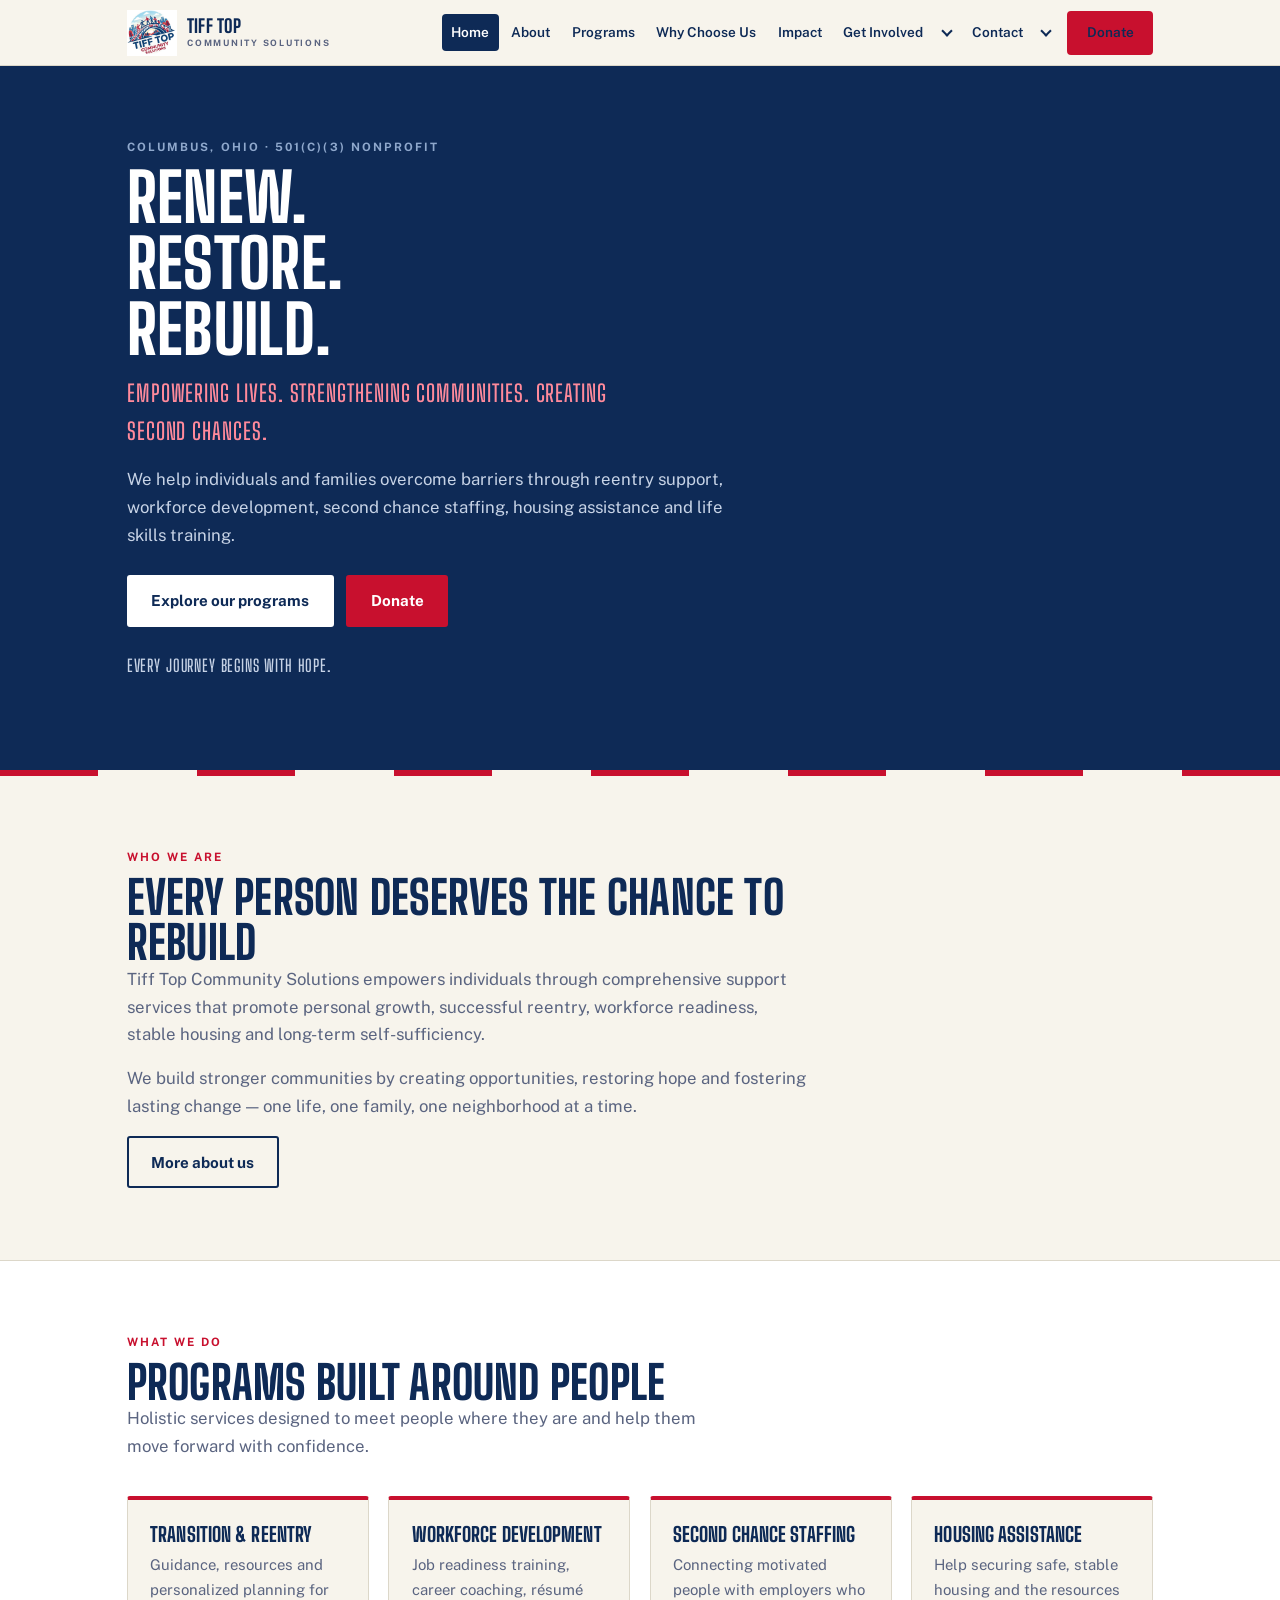
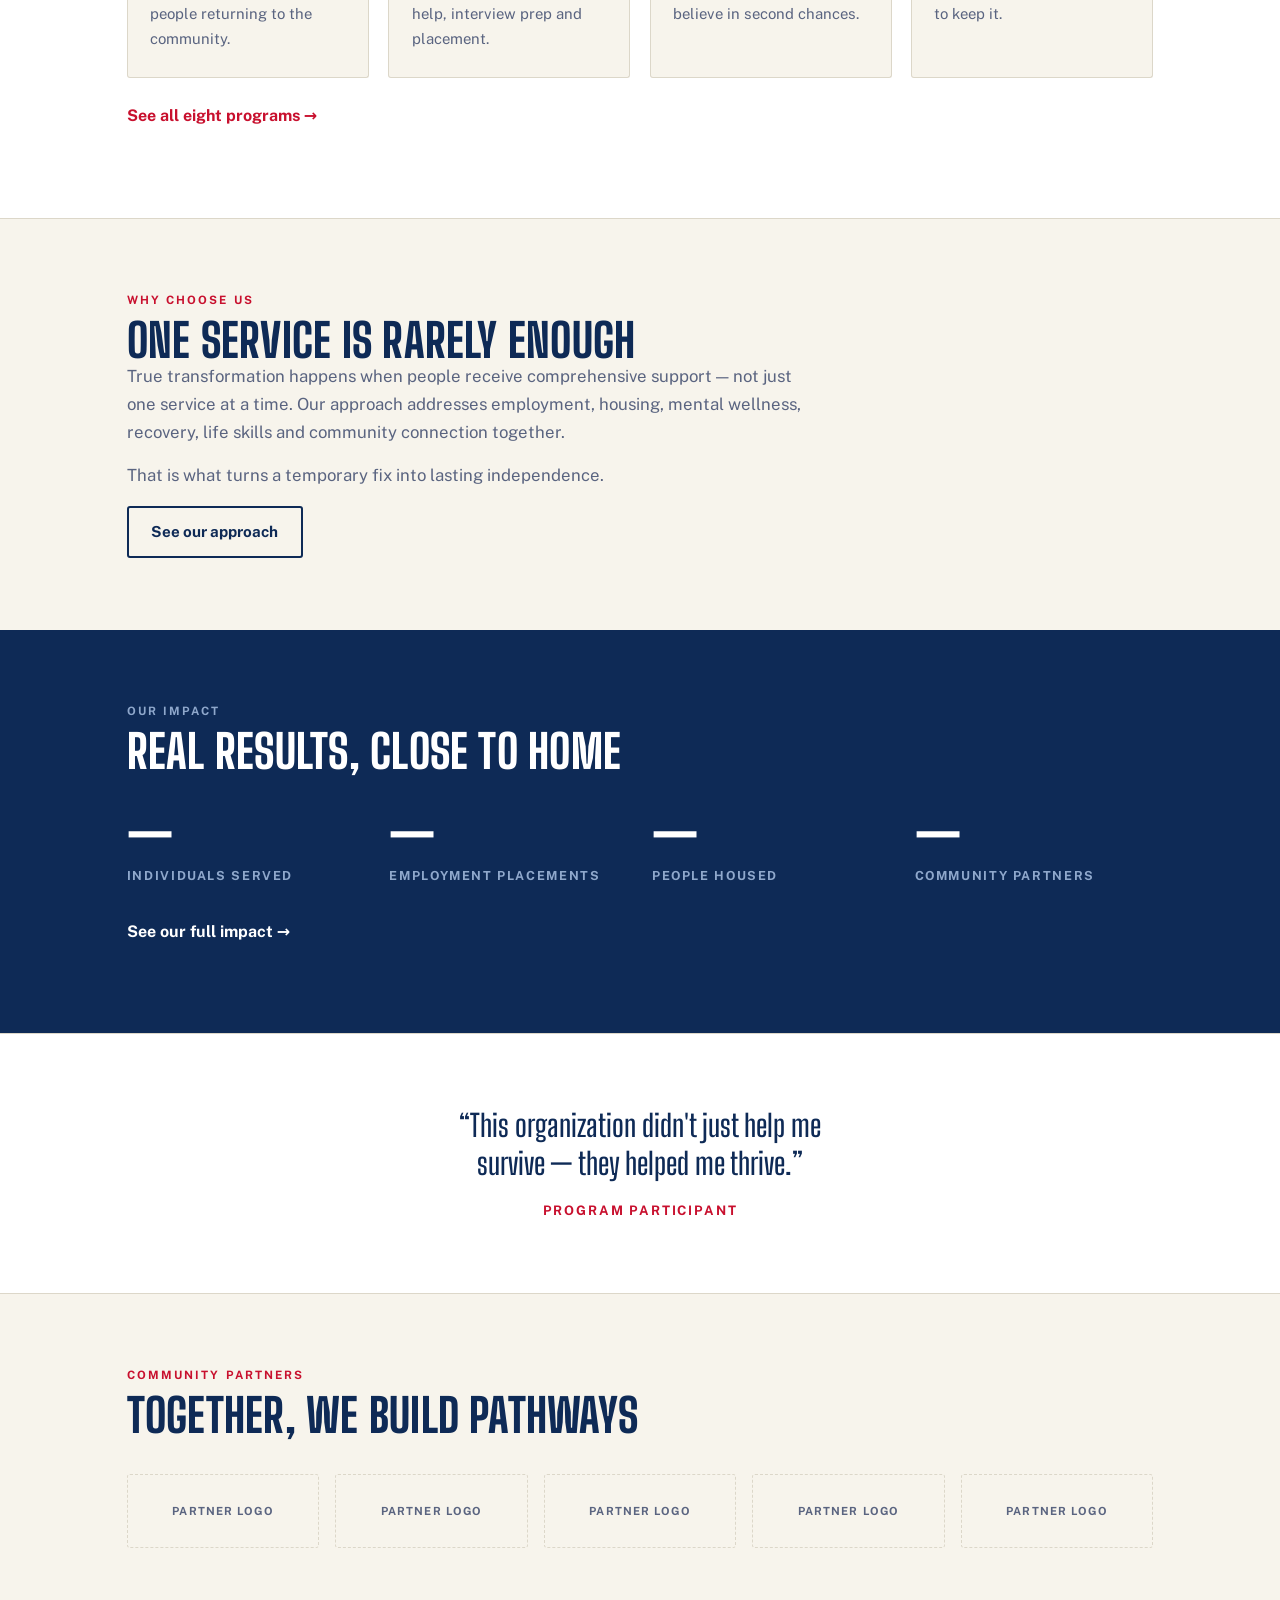
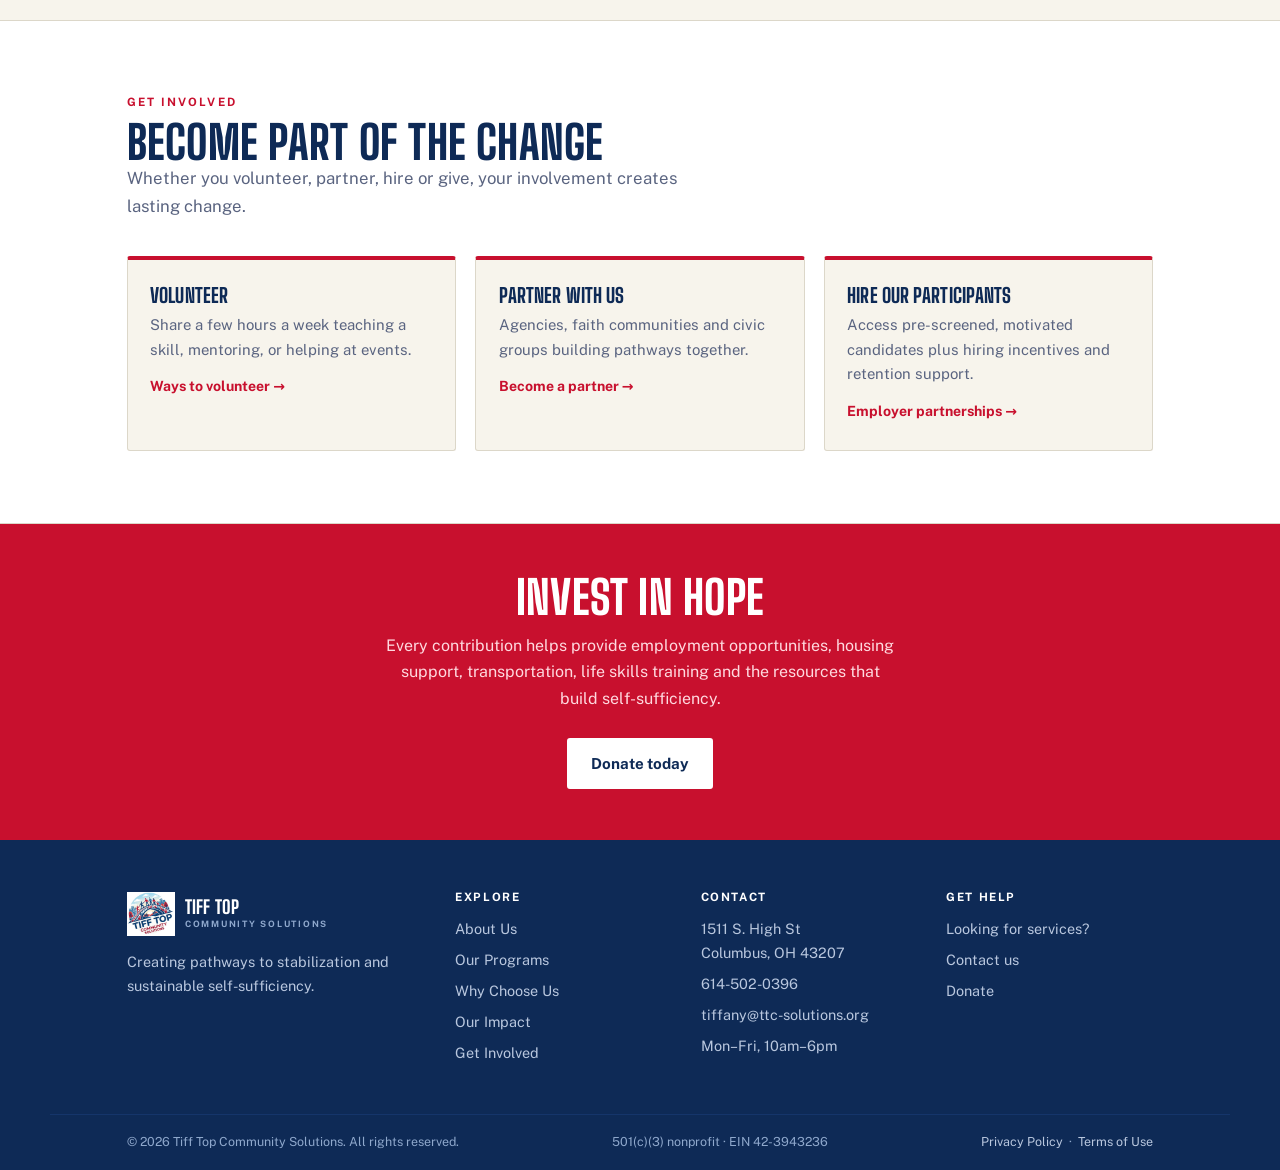
<file: index.html>
<!DOCTYPE html>
<html lang="en">
<head>
<meta charset="utf-8">
<meta name="viewport" content="width=device-width, initial-scale=1">
<title>Renew. Restore. Rebuild. | Tiff Top Community Solutions — Columbus, OH</title>
<meta name="description" content="Tiff Top Community Solutions empowers individuals and families in Columbus, Ohio through reentry support, workforce development, second chance staffing, housing assistance and life skills training.">
<link rel="icon" href="assets/logo.png">
<link rel="preconnect" href="https://fonts.googleapis.com">
<link rel="preconnect" href="https://fonts.gstatic.com" crossorigin>
<link href="https://fonts.googleapis.com/css2?family=Big+Shoulders+Display:wght@500;600;700;800&family=Public+Sans:wght@400;500;600;700&display=swap" rel="stylesheet">
<link rel="stylesheet" href="css/style.css?v=3">
  <!-- Google tag (gtag.js) -->
  <script async src="https://www.googletagmanager.com/gtag/js?id=AW-18487396468"></script>
  <script>
    window.dataLayer = window.dataLayer || [];
    function gtag(){dataLayer.push(arguments);}
    gtag('js', new Date());

    gtag('config', 'AW-18487396468');
  </script>
</head>
<body>
<a class="skip" href="#main">Skip to main content</a>

<!-- =========================================================
     HEADER — this block is identical on every page.
     To change the menu, say: "update the nav on every page"
     ========================================================= -->
<header class="site-header">
  <div class="header-inner">
    <a class="brand" href="index.html">
      <img src="assets/logo.png" alt="Tiff Top Community Solutions logo">
      <span class="brand-name">
        <b>Tiff Top</b>
        <span>Community Solutions</span>
      </span>
    </a>
    <nav class="site-nav" id="siteNav" aria-label="Main menu">
      <a href="index.html" aria-current="page">Home</a>
      <a href="about.html">About</a>
      <a href="programs.html">Programs</a>
      <a href="why-choose-us.html">Why Choose Us</a>
      <a href="impact.html">Impact</a>
      <div class="has-sub">
        <a href="get-involved.html">Get Involved</a>
        <button class="sub-toggle" type="button" aria-expanded="false" aria-controls="sub-get-involved">
          <span class="sr-only">More under Get Involved</span>
        </button>
        <ul class="subnav" id="sub-get-involved">
          <li><a href="employers.html">Employer partnerships</a></li>
          <li><a href="donate.html">Donate</a></li>
        </ul>
      </div>
      <div class="has-sub">
        <a href="contact.html">Contact</a>
        <button class="sub-toggle" type="button" aria-expanded="false" aria-controls="sub-contact">
          <span class="sr-only">More under Contact</span>
        </button>
        <ul class="subnav" id="sub-contact">
          <li><a href="looking-for-services.html">Looking for services?</a></li>
        </ul>
      </div>
      <a class="btn btn-red" href="donate.html">Donate</a>
    </nav>
    <button class="nav-toggle" id="navToggle" aria-label="Open menu" aria-expanded="false" aria-controls="siteNav">
      <span></span><span></span><span></span>
    </button>
  </div>
</header>

<main id="main">

<!-- =========================================================
     HERO — the big navy band at the top
     ========================================================= -->
<section class="hero">
  <div class="wrap">
    <span class="eyebrow">Columbus, Ohio &middot; 501(c)(3) Nonprofit</span>
    <h1>Renew.<br>Restore.<br>Rebuild.</h1>
    <p class="tagline">Empowering lives. Strengthening communities. Creating second chances.</p>
    <p>We help individuals and families overcome barriers through reentry support, workforce
       development, second chance staffing, housing assistance and life skills training.</p>
    <div class="hero-buttons">
      <a class="btn btn-white" href="programs.html">Explore our programs</a>
      <a class="btn btn-red" href="donate.html">Donate</a>
    </div>
    <p class="hero-note">Every journey begins with hope.</p>
  </div>
  <div class="flagline" aria-hidden="true">
    <i></i><i></i><i></i><i></i><i></i><i></i><i></i><i></i><i></i><i></i><i></i><i></i><i></i>
  </div>
</section>

<!-- =========================================================
     WHO WE ARE — mission preview, links to About Us
     ========================================================= -->
<section class="section">
  <div class="wrap split reveal">
    <div>
      <span class="eyebrow">Who we are</span>
      <h2>Every person deserves the chance to rebuild</h2>
      <p>Tiff Top Community Solutions empowers individuals through comprehensive support services
         that promote personal growth, successful reentry, workforce readiness, stable housing and
         long-term self-sufficiency.</p>
      <p>We build stronger communities by creating opportunities, restoring hope and fostering
         lasting change &mdash; one life, one family, one neighborhood at a time.</p>
      <a class="btn btn-outline" href="about.html">More about us</a>
    </div>
    <div class="photo-slot">
      <b>Photo needed</b>
      <span>Tiffany or the team at the High Street office &mdash; natural light, no posing</span>
    </div>
  </div>
</section>

<!-- =========================================================
     WHAT WE DO — program preview, links to Our Programs
     ========================================================= -->
<section class="section section-white">
  <div class="wrap">
    <div class="section-head reveal">
      <span class="eyebrow">What we do</span>
      <h2>Programs built around people</h2>
      <p>Holistic services designed to meet people where they are and help them move forward
         with confidence.</p>
    </div>
    <div class="card-grid cols-4">
      <article class="card reveal">
        <h3>Transition &amp; Reentry</h3>
        <p>Guidance, resources and personalized planning for people returning to the community.</p>
      </article>
      <article class="card reveal">
        <h3>Workforce Development</h3>
        <p>Job readiness training, career coaching, r&eacute;sum&eacute; help, interview prep and placement.</p>
      </article>
      <article class="card reveal">
        <h3>Second Chance Staffing</h3>
        <p>Connecting motivated people with employers who believe in second chances.</p>
      </article>
      <article class="card reveal">
        <h3>Housing Assistance</h3>
        <p>Help securing safe, stable housing and the resources to keep it.</p>
      </article>
    </div>
    <p style="margin-top:1.6rem"><a href="programs.html"><strong>See all eight programs &rarr;</strong></a></p>
  </div>
</section>

<!-- =========================================================
     WHY CHOOSE US — preview, links to Why Choose Us
     ========================================================= -->
<section class="section">
  <div class="wrap split reveal">
    <div class="photo-slot">
      <b>Photo needed</b>
      <span>A group session or workshop in progress &mdash; backs of heads are fine, no releases required</span>
    </div>
    <div>
      <span class="eyebrow">Why choose us</span>
      <h2>One service is rarely enough</h2>
      <p>True transformation happens when people receive comprehensive support &mdash; not just one
         service at a time. Our approach addresses employment, housing, mental wellness, recovery,
         life skills and community connection together.</p>
      <p>That is what turns a temporary fix into lasting independence.</p>
      <a class="btn btn-outline" href="why-choose-us.html">See our approach</a>
    </div>
  </div>
</section>

<!-- =========================================================
     OUR IMPACT — numbers
     NOTE: placeholder figures. Replace with verified counts
     before launch, or delete this whole section.
     ========================================================= -->
<section class="section section-navy">
  <div class="wrap reveal">
    <span class="eyebrow" style="color:#8FA8CC">Our impact</span>
    <h2>Real results, close to home</h2>
    <div class="stats">
      <div class="stat">
        <div class="stat-number">&mdash;</div>
        <div class="stat-label">Individuals served</div>
      </div>
      <div class="stat">
        <div class="stat-number">&mdash;</div>
        <div class="stat-label">Employment placements</div>
      </div>
      <div class="stat">
        <div class="stat-number">&mdash;</div>
        <div class="stat-label">People housed</div>
      </div>
      <div class="stat">
        <div class="stat-number">&mdash;</div>
        <div class="stat-label">Community partners</div>
      </div>
    </div>
    <p style="margin-top:2rem"><a href="impact.html" style="color:#fff"><strong>See our full impact &rarr;</strong></a></p>
  </div>
</section>

<!-- =========================================================
     SUCCESS STORY — one quote
     ========================================================= -->
<section class="section section-white">
  <div class="wrap quote reveal">
    <blockquote>&ldquo;This organization didn't just help me survive &mdash; they helped me thrive.&rdquo;</blockquote>
    <cite>Program participant</cite>
  </div>
</section>

<!-- =========================================================
     COMMUNITY PARTNERS — logo row
     ========================================================= -->
<section class="section">
  <div class="wrap">
    <div class="section-head reveal">
      <span class="eyebrow">Community partners</span>
      <h2>Together, we build pathways</h2>
    </div>
    <div class="logo-row reveal">
      <div class="logo-slot">Partner logo</div>
      <div class="logo-slot">Partner logo</div>
      <div class="logo-slot">Partner logo</div>
      <div class="logo-slot">Partner logo</div>
      <div class="logo-slot">Partner logo</div>
    </div>
  </div>
</section>

<!-- =========================================================
     GET INVOLVED — preview
     ========================================================= -->
<section class="section section-white">
  <div class="wrap">
    <div class="section-head reveal">
      <span class="eyebrow">Get involved</span>
      <h2>Become part of the change</h2>
      <p>Whether you volunteer, partner, hire or give, your involvement creates lasting change.</p>
    </div>
    <div class="card-grid cols-3">
      <article class="card reveal">
        <h3>Volunteer</h3>
        <p>Share a few hours a week teaching a skill, mentoring, or helping at events.</p>
        <a href="get-involved.html">Ways to volunteer &rarr;</a>
      </article>
      <article class="card reveal">
        <h3>Partner with us</h3>
        <p>Agencies, faith communities and civic groups building pathways together.</p>
        <a href="get-involved.html">Become a partner &rarr;</a>
      </article>
      <article class="card reveal">
        <h3>Hire our participants</h3>
        <p>Access pre-screened, motivated candidates plus hiring incentives and retention support.</p>
        <a href="employers.html">Employer partnerships &rarr;</a>
      </article>
    </div>
  </div>
</section>

<!-- =========================================================
     DONATE BAND — the red strip
     ========================================================= -->
<section class="cta-band">
  <div class="wrap">
    <h2>Invest in hope</h2>
    <p>Every contribution helps provide employment opportunities, housing support,
       transportation, life skills training and the resources that build self-sufficiency.</p>
    <a class="btn btn-white" href="donate.html">Donate today</a>
  </div>
</section>

</main>

<!-- =========================================================
     FOOTER — identical on every page
     ========================================================= -->
<footer class="site-footer">
  <div class="footer-top">
    <div>
      <a class="brand" href="index.html" style="margin-bottom:.9rem">
        <img src="assets/logo.png" alt="" style="height:44px">
        <span class="brand-name"><b>Tiff Top</b><span>Community Solutions</span></span>
      </a>
      <p>Creating pathways to stabilization and sustainable self-sufficiency.</p>
    </div>
    <div>
      <h4>Explore</h4>
      <ul>
        <li><a href="about.html">About Us</a></li>
        <li><a href="programs.html">Our Programs</a></li>
        <li><a href="why-choose-us.html">Why Choose Us</a></li>
        <li><a href="impact.html">Our Impact</a></li>
        <li><a href="get-involved.html">Get Involved</a></li>
      </ul>
    </div>
    <div>
      <h4>Contact</h4>
      <ul>
        <li>1511 S. High St<br>Columbus, OH 43207</li>
        <li><a href="tel:6145020396">614-502-0396</a></li>
        <li><a href="mailto:tiffany@ttc-solutions.org">tiffany@ttc-solutions.org</a></li>
        <li>Mon&ndash;Fri, 10am&ndash;6pm</li>
      </ul>
    </div>
    <div>
      <h4>Get help</h4>
      <ul>
        <li><a href="looking-for-services.html">Looking for services?</a></li>
        <li><a href="contact.html">Contact us</a></li>
        <li><a href="donate.html">Donate</a></li>
      </ul>
    </div>
  </div>
  <div class="footer-bar">
    <span>&copy; 2026 Tiff Top Community Solutions. All rights reserved.</span>
    <span>501(c)(3) nonprofit &middot; EIN 42-3943236</span>
    <span><a href="privacy.html">Privacy Policy</a> &nbsp;&middot;&nbsp; <a href="terms.html">Terms of Use</a></span>
  </div>
</footer>

<!-- =========================================================
     SCRIPTS — mobile menu + scroll animation
     ========================================================= -->
<script>
document.documentElement.classList.add('js');

/* close every drop-down in the main menu */
function closeSubmenus(except){
  document.querySelectorAll('.has-sub').forEach(function(group){
    if(group === except) return;
    var button = group.querySelector('.sub-toggle');
    /* if focus is sitting inside the menu we are about to hide, move it
       back to the button so keyboard users do not lose their place */
    if(group.contains(document.activeElement) && button &&
       document.activeElement !== button){ button.focus(); }
    group.classList.remove('is-open');
    if(button) button.setAttribute('aria-expanded','false');
  });
}

/* mobile menu open/close */
var toggle = document.getElementById('navToggle');
var nav = document.getElementById('siteNav');
if(toggle && nav){
  toggle.addEventListener('click', function(){
    var open = nav.classList.toggle('is-open');
    toggle.setAttribute('aria-expanded', open);
    toggle.setAttribute('aria-label', open ? 'Close menu' : 'Open menu');
    if(!open) closeSubmenus();
  });
}

/* drop-down menus — the chevron buttons next to Get Involved and Contact */
document.querySelectorAll('.sub-toggle').forEach(function(button){
  button.addEventListener('click', function(){
    var group = button.parentNode;
    var open = !group.classList.contains('is-open');
    closeSubmenus(group);
    group.classList.toggle('is-open', open);
    button.setAttribute('aria-expanded', open ? 'true' : 'false');
  });
});

/* click anywhere else, or press Escape, to close them */
document.addEventListener('click', function(e){
  if(!e.target.closest || !e.target.closest('.has-sub')) closeSubmenus();
});
document.addEventListener('keydown', function(e){
  if(e.key === 'Escape' || e.key === 'Esc') closeSubmenus();
});

/* fade sections in as you scroll */
if('IntersectionObserver' in window){
  var io = new IntersectionObserver(function(entries){
    entries.forEach(function(e){
      if(e.isIntersecting){ e.target.classList.add('is-visible'); io.unobserve(e.target); }
    });
  }, {threshold:.12});
  document.querySelectorAll('.reveal').forEach(function(el){ io.observe(el); });
} else {
  document.querySelectorAll('.reveal').forEach(function(el){ el.classList.add('is-visible'); });
}
</script>
</body>
</html>
</file>
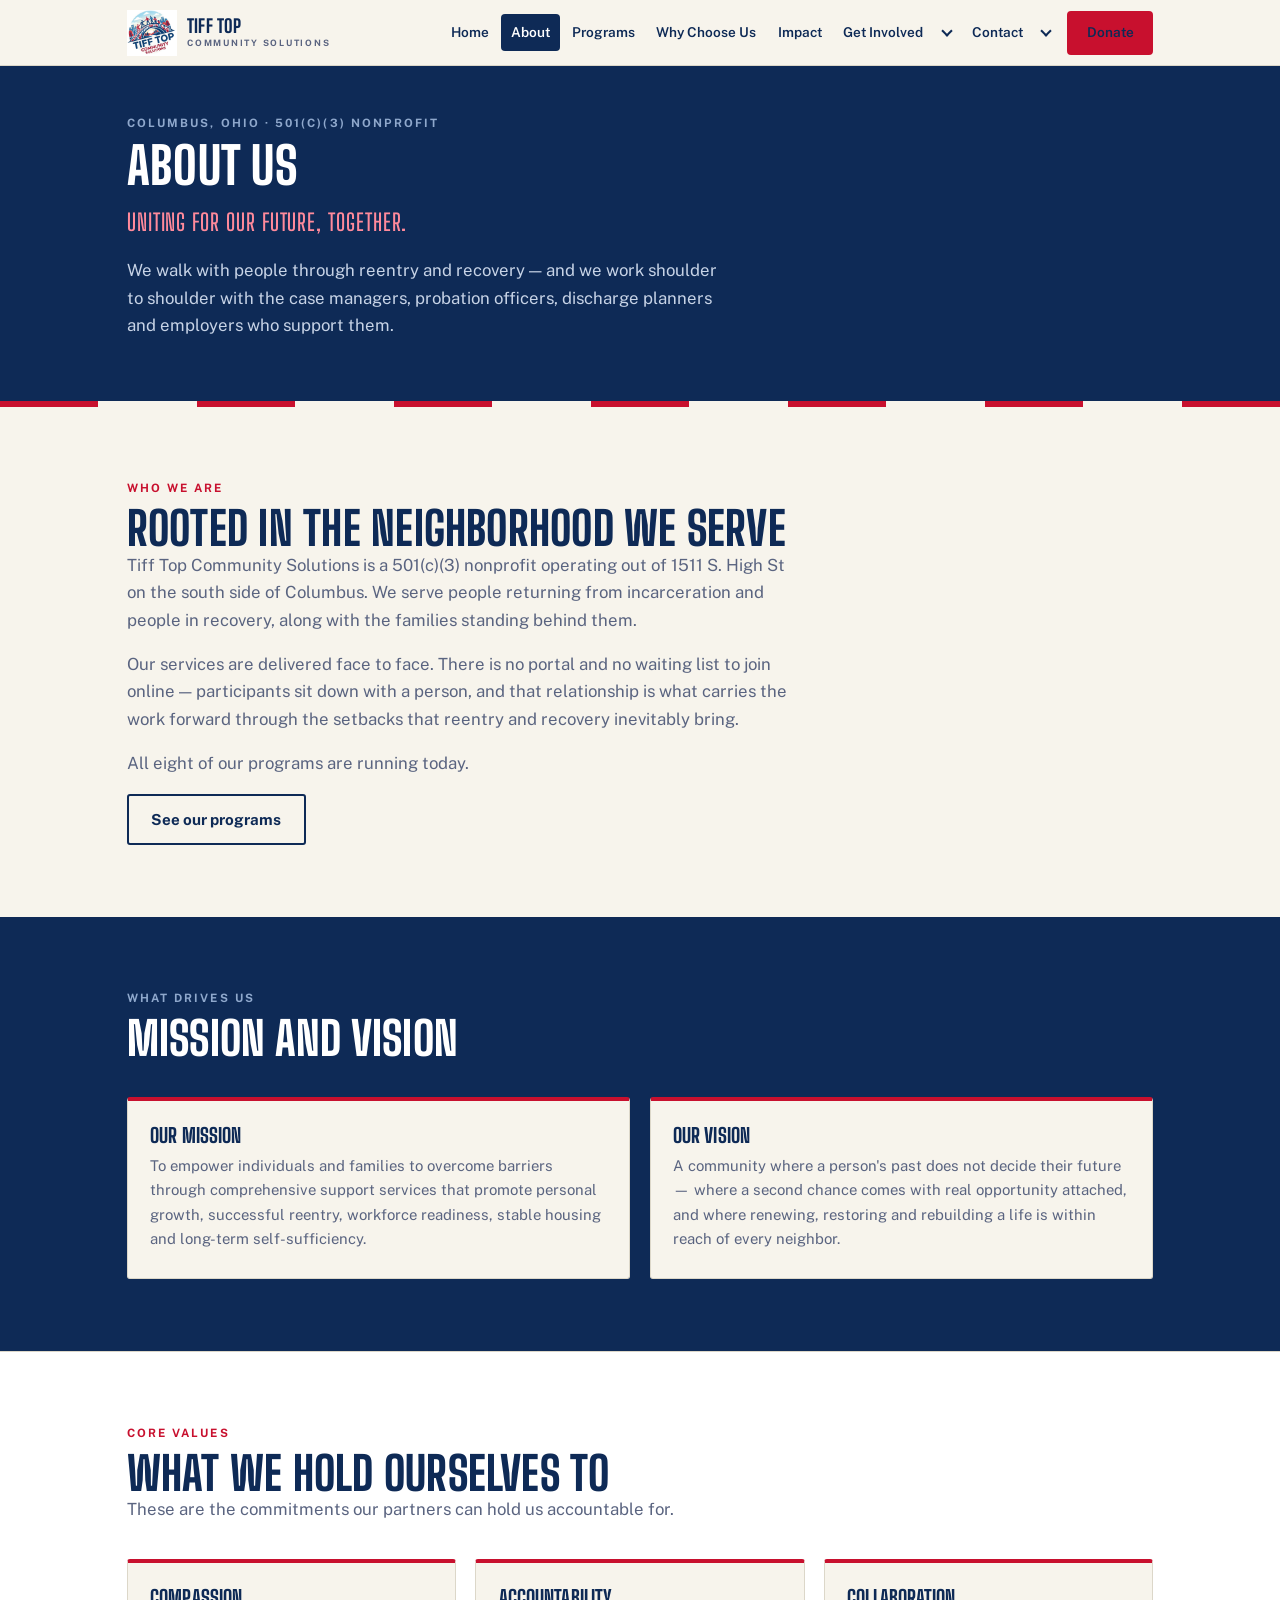
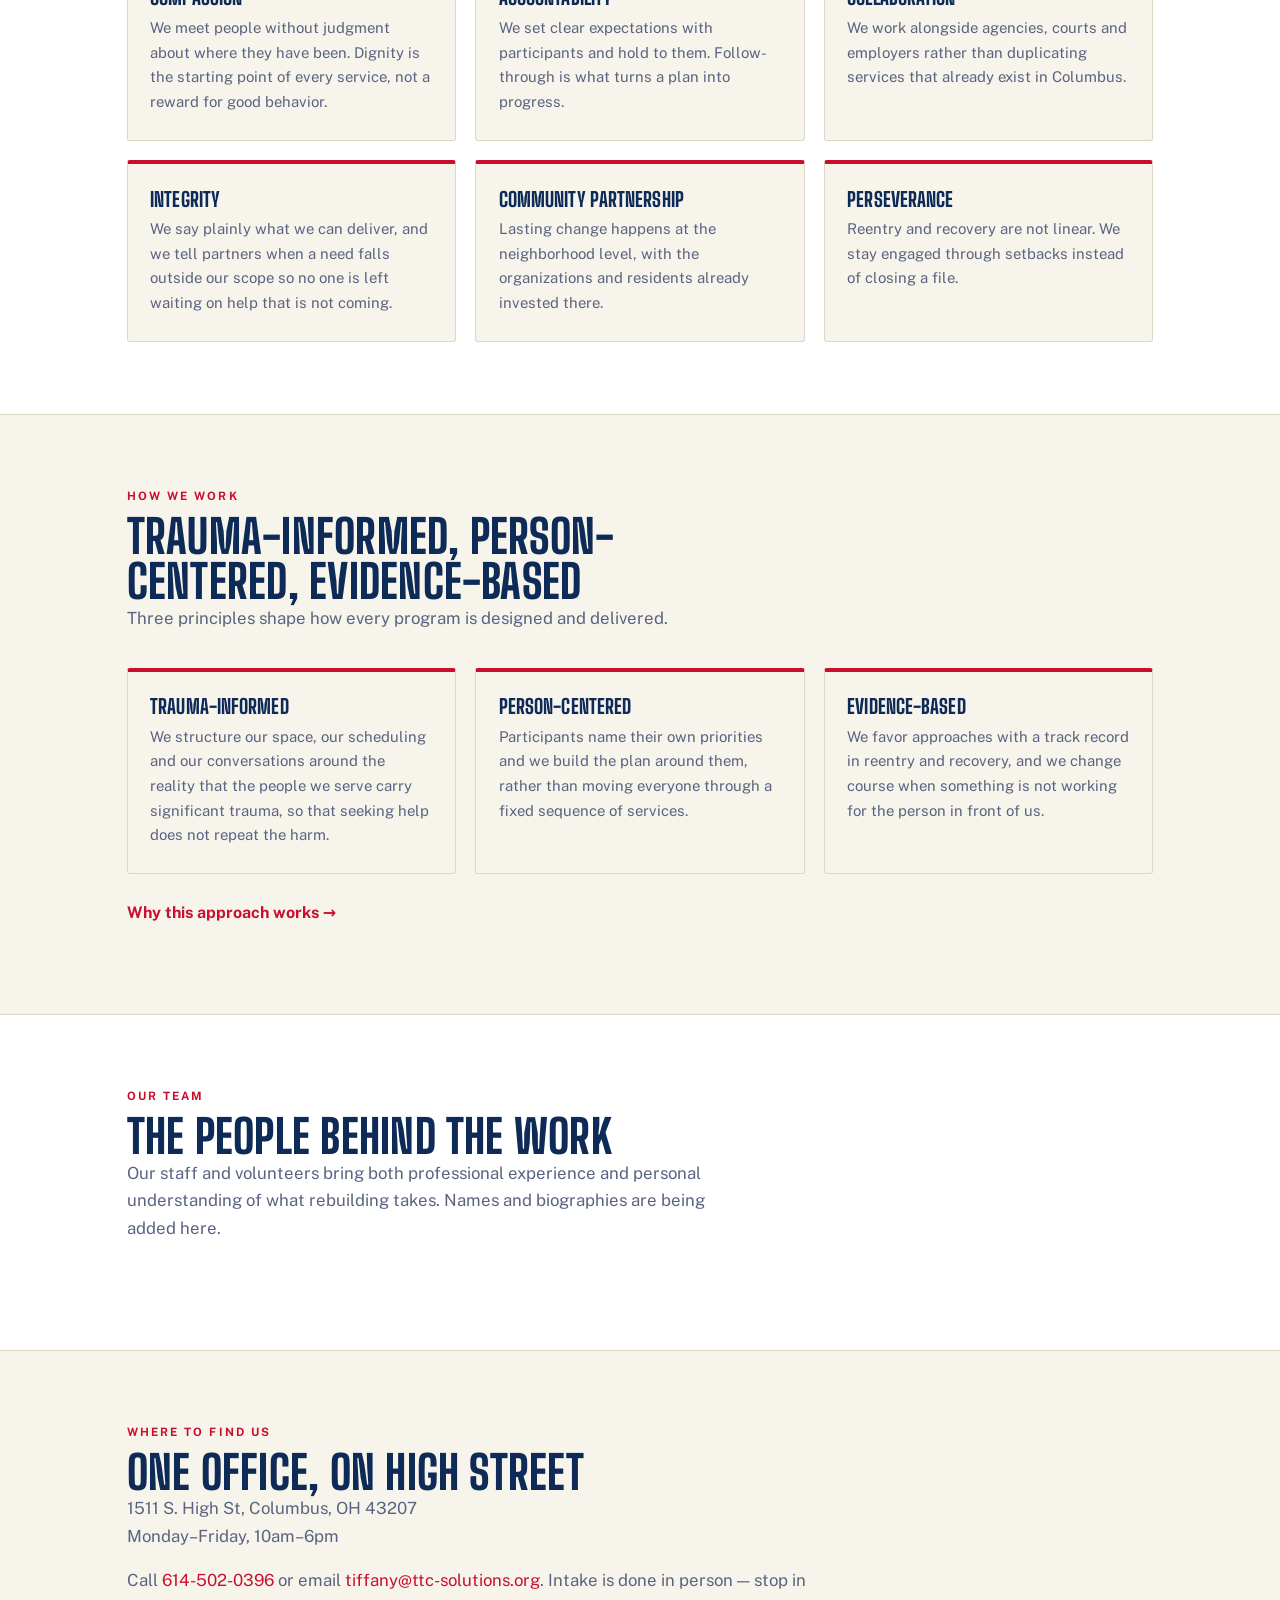
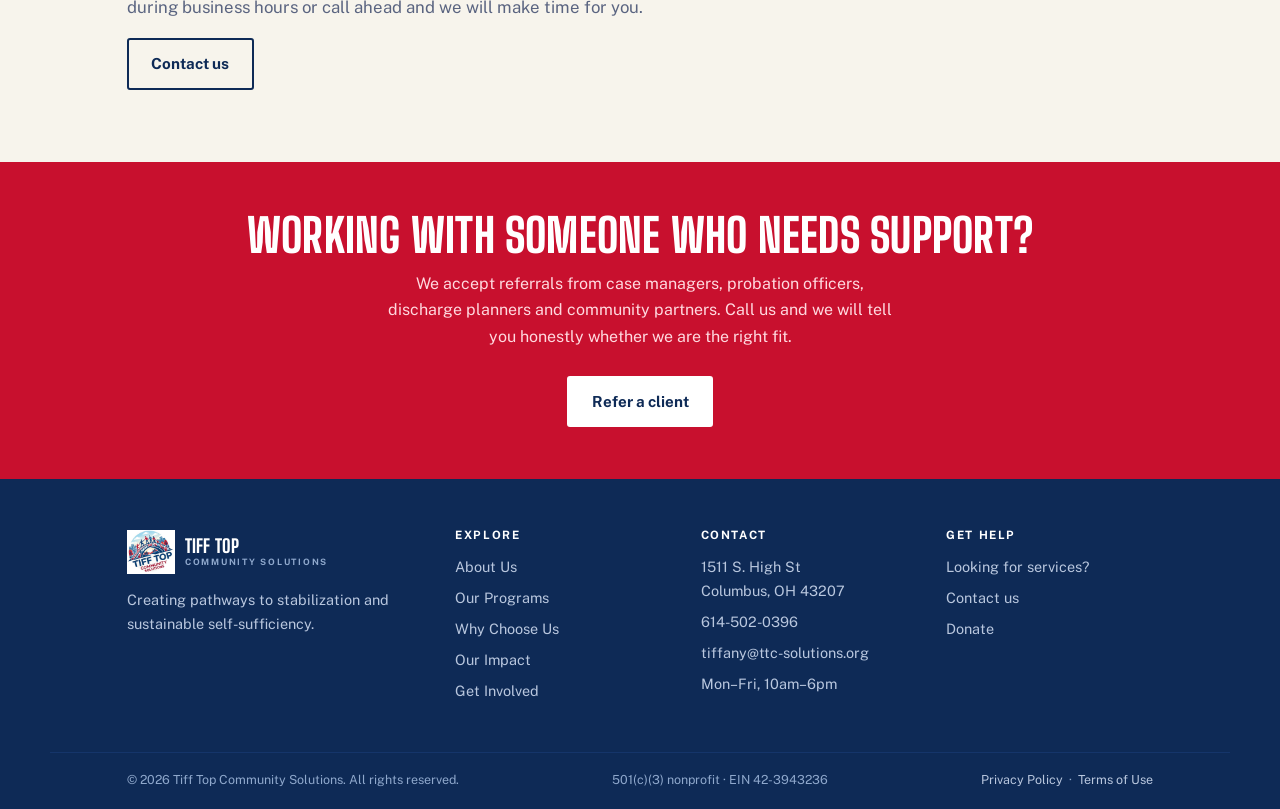
<file: about.html>
<!DOCTYPE html>
<html lang="en">
<head>
<meta charset="utf-8">
<meta name="viewport" content="width=device-width, initial-scale=1">
<title>About Us | Tiff Top Community Solutions</title>
<meta name="description" content="Our mission, vision, core values and the team behind Tiff Top Community Solutions in Columbus, Ohio.">
<link rel="icon" href="assets/logo.png">
<link rel="preconnect" href="https://fonts.googleapis.com">
<link rel="preconnect" href="https://fonts.gstatic.com" crossorigin>
<link href="https://fonts.googleapis.com/css2?family=Big+Shoulders+Display:wght@500;600;700;800&family=Public+Sans:wght@400;500;600;700&display=swap" rel="stylesheet">
<link rel="stylesheet" href="css/style.css?v=3">
  <!-- Google tag (gtag.js) -->
  <script async src="https://www.googletagmanager.com/gtag/js?id=AW-18487396468"></script>
  <script>
    window.dataLayer = window.dataLayer || [];
    function gtag(){dataLayer.push(arguments);}
    gtag('js', new Date());

    gtag('config', 'AW-18487396468');
  </script>
</head>
<body>
<a class="skip" href="#main">Skip to main content</a>

<!-- =========================================================
     HEADER — this block is identical on every page.
     To change the menu, say: "update the nav on every page"
     ========================================================= -->
<header class="site-header">
  <div class="header-inner">
    <a class="brand" href="index.html">
      <img src="assets/logo.png" alt="Tiff Top Community Solutions logo">
      <span class="brand-name">
        <b>Tiff Top</b>
        <span>Community Solutions</span>
      </span>
    </a>
    <nav class="site-nav" id="siteNav" aria-label="Main menu">
      <a href="index.html">Home</a>
      <a href="about.html" aria-current="page">About</a>
      <a href="programs.html">Programs</a>
      <a href="why-choose-us.html">Why Choose Us</a>
      <a href="impact.html">Impact</a>
      <div class="has-sub">
        <a href="get-involved.html">Get Involved</a>
        <button class="sub-toggle" type="button" aria-expanded="false" aria-controls="sub-get-involved">
          <span class="sr-only">More under Get Involved</span>
        </button>
        <ul class="subnav" id="sub-get-involved">
          <li><a href="employers.html">Employer partnerships</a></li>
          <li><a href="donate.html">Donate</a></li>
        </ul>
      </div>
      <div class="has-sub">
        <a href="contact.html">Contact</a>
        <button class="sub-toggle" type="button" aria-expanded="false" aria-controls="sub-contact">
          <span class="sr-only">More under Contact</span>
        </button>
        <ul class="subnav" id="sub-contact">
          <li><a href="looking-for-services.html">Looking for services?</a></li>
        </ul>
      </div>
      <a class="btn btn-red" href="donate.html">Donate</a>
    </nav>
    <button class="nav-toggle" id="navToggle" aria-label="Open menu" aria-expanded="false" aria-controls="siteNav">
      <span></span><span></span><span></span>
    </button>
  </div>
</header>

<main id="main">

<!-- =========================================================
     HERO
     ========================================================= -->
<section class="hero hero-short">
  <div class="wrap">
    <span class="eyebrow">Columbus, Ohio &middot; 501(c)(3) Nonprofit</span>
    <h1>About Us</h1>
    <p class="tagline">Uniting for our future, together.</p>
    <p>We walk with people through reentry and recovery &mdash; and we work shoulder to shoulder
       with the case managers, probation officers, discharge planners and employers who support
       them.</p>
  </div>
  <div class="flagline" aria-hidden="true">
    <i></i><i></i><i></i><i></i><i></i><i></i><i></i><i></i><i></i><i></i><i></i><i></i><i></i>
  </div>
</section>

<!-- =========================================================
     WHO WE ARE
     ========================================================= -->
<section class="section">
  <div class="wrap split reveal">
    <div>
      <span class="eyebrow">Who we are</span>
      <h2>Rooted in the neighborhood we serve</h2>
      <p>Tiff Top Community Solutions is a 501(c)(3) nonprofit operating out of 1511 S. High St
         on the south side of Columbus. We serve people returning from incarceration and people
         in recovery, along with the families standing behind them.</p>
      <p>Our services are delivered face to face. There is no portal and no waiting list to join
         online &mdash; participants sit down with a person, and that relationship is what carries
         the work forward through the setbacks that reentry and recovery inevitably bring.</p>
      <p>All eight of our programs are running today.</p>
      <a class="btn btn-outline" href="programs.html">See our programs</a>
    </div>
    <div class="photo-slot">
      <b>Photo needed</b>
      <span>Tiffany or the team at the High Street office &mdash; natural light, no posing</span>
    </div>
  </div>
</section>

<!-- =========================================================
     MISSION & VISION
     Navy band. The eyebrow uses an inline light-blue so it stays
     readable on the dark background (same trick as the homepage).
     ========================================================= -->
<section class="section section-navy">
  <div class="wrap">
    <div class="section-head reveal">
      <span class="eyebrow" style="color:#8FA8CC">What drives us</span>
      <h2>Mission and vision</h2>
    </div>
    <div class="card-grid cols-2">

      <article class="card reveal">
        <h3>Our mission</h3>
        <p>To empower individuals and families to overcome barriers through comprehensive support
           services that promote personal growth, successful reentry, workforce readiness, stable
           housing and long-term self-sufficiency.</p>
      </article>

      <article class="card reveal">
        <h3>Our vision</h3>
        <p>A community where a person's past does not decide their future &mdash; where a second
           chance comes with real opportunity attached, and where renewing, restoring and
           rebuilding a life is within reach of every neighbor.</p>
      </article>

    </div>
  </div>
</section>

<!-- =========================================================
     CORE VALUES
     ========================================================= -->
<section class="section section-white">
  <div class="wrap">
    <div class="section-head reveal">
      <span class="eyebrow">Core values</span>
      <h2>What we hold ourselves to</h2>
      <p>These are the commitments our partners can hold us accountable for.</p>
    </div>
    <div class="card-grid cols-3">

      <article class="card reveal">
        <h3>Compassion</h3>
        <p>We meet people without judgment about where they have been. Dignity is the starting
           point of every service, not a reward for good behavior.</p>
      </article>

      <article class="card reveal">
        <h3>Accountability</h3>
        <p>We set clear expectations with participants and hold to them. Follow-through is what
           turns a plan into progress.</p>
      </article>

      <article class="card reveal">
        <h3>Collaboration</h3>
        <p>We work alongside agencies, courts and employers rather than duplicating services that
           already exist in Columbus.</p>
      </article>

      <article class="card reveal">
        <h3>Integrity</h3>
        <p>We say plainly what we can deliver, and we tell partners when a need falls outside our
           scope so no one is left waiting on help that is not coming.</p>
      </article>

      <article class="card reveal">
        <h3>Community partnership</h3>
        <p>Lasting change happens at the neighborhood level, with the organizations and residents
           already invested there.</p>
      </article>

      <article class="card reveal">
        <h3>Perseverance</h3>
        <p>Reentry and recovery are not linear. We stay engaged through setbacks instead of
           closing a file.</p>
      </article>

    </div>
  </div>
</section>

<!-- =========================================================
     HOW WE WORK — the practice language referral partners
     and funders look for
     ========================================================= -->
<section class="section">
  <div class="wrap">
    <div class="section-head reveal">
      <span class="eyebrow">How we work</span>
      <h2>Trauma-informed, person-centered, evidence-based</h2>
      <p>Three principles shape how every program is designed and delivered.</p>
    </div>
    <div class="card-grid cols-3">

      <article class="card reveal">
        <h3>Trauma-informed</h3>
        <p>We structure our space, our scheduling and our conversations around the reality that
           the people we serve carry significant trauma, so that seeking help does not repeat the
           harm.</p>
      </article>

      <article class="card reveal">
        <h3>Person-centered</h3>
        <p>Participants name their own priorities and we build the plan around them, rather than
           moving everyone through a fixed sequence of services.</p>
      </article>

      <article class="card reveal">
        <h3>Evidence-based</h3>
        <p>We favor approaches with a track record in reentry and recovery, and we change course
           when something is not working for the person in front of us.</p>
      </article>

    </div>
    <p style="margin-top:1.6rem"><a href="why-choose-us.html"><strong>Why this approach works &rarr;</strong></a></p>
  </div>
</section>

<!-- =========================================================
     OUR TEAM
     Names, titles and short bios go here once Ryan supplies them.
     Replace each photo-slot with:
       <img src="assets/name.jpg" alt="Firstname Lastname, Title">
     Do NOT describe anyone as a "certified" peer supporter — that
     is a state credential nobody on staff holds yet.
     ========================================================= -->
<section class="section section-white">
  <div class="wrap">
    <div class="section-head reveal">
      <span class="eyebrow">Our team</span>
      <h2>The people behind the work</h2>
      <p>Our staff and volunteers bring both professional experience and personal understanding of
         what rebuilding takes. Names and biographies are being added here.</p>
    </div>
    <div class="card-grid cols-3 reveal">
      <div class="photo-slot">
        <b>Photo needed</b>
        <span>Headshot &mdash; name and title to come</span>
      </div>
      <div class="photo-slot">
        <b>Photo needed</b>
        <span>Headshot &mdash; name and title to come</span>
      </div>
      <div class="photo-slot">
        <b>Photo needed</b>
        <span>Headshot &mdash; name and title to come</span>
      </div>
    </div>
  </div>
</section>

<!-- =========================================================
     WHERE TO FIND US
     ========================================================= -->
<section class="section">
  <div class="wrap split reveal">
    <div class="photo-slot">
      <b>Photo needed</b>
      <span>The building exterior at 1511 S. High St, with signage</span>
    </div>
    <div>
      <span class="eyebrow">Where to find us</span>
      <h2>One office, on High Street</h2>
      <p>1511 S. High St, Columbus, OH 43207<br>
         Monday&ndash;Friday, 10am&ndash;6pm</p>
      <p>Call <a href="tel:6145020396">614-502-0396</a> or email
         <a href="mailto:tiffany@ttc-solutions.org">tiffany@ttc-solutions.org</a>.
         Intake is done in person &mdash; stop in during business hours or call ahead and we will
         make time for you.</p>
      <a class="btn btn-outline" href="contact.html">Contact us</a>
    </div>
  </div>
</section>

<!-- =========================================================
     CTA
     ========================================================= -->
<section class="cta-band">
  <div class="wrap">
    <h2>Working with someone who needs support?</h2>
    <p>We accept referrals from case managers, probation officers, discharge planners and
       community partners. Call us and we will tell you honestly whether we are the right fit.</p>
    <a class="btn btn-white" href="contact.html">Refer a client</a>
  </div>
</section>

</main>

<!-- =========================================================
     FOOTER — identical on every page
     ========================================================= -->
<footer class="site-footer">
  <div class="footer-top">
    <div>
      <a class="brand" href="index.html" style="margin-bottom:.9rem">
        <img src="assets/logo.png" alt="" style="height:44px">
        <span class="brand-name"><b>Tiff Top</b><span>Community Solutions</span></span>
      </a>
      <p>Creating pathways to stabilization and sustainable self-sufficiency.</p>
    </div>
    <div>
      <h4>Explore</h4>
      <ul>
        <li><a href="about.html">About Us</a></li>
        <li><a href="programs.html">Our Programs</a></li>
        <li><a href="why-choose-us.html">Why Choose Us</a></li>
        <li><a href="impact.html">Our Impact</a></li>
        <li><a href="get-involved.html">Get Involved</a></li>
      </ul>
    </div>
    <div>
      <h4>Contact</h4>
      <ul>
        <li>1511 S. High St<br>Columbus, OH 43207</li>
        <li><a href="tel:6145020396">614-502-0396</a></li>
        <li><a href="mailto:tiffany@ttc-solutions.org">tiffany@ttc-solutions.org</a></li>
        <li>Mon&ndash;Fri, 10am&ndash;6pm</li>
      </ul>
    </div>
    <div>
      <h4>Get help</h4>
      <ul>
        <li><a href="looking-for-services.html">Looking for services?</a></li>
        <li><a href="contact.html">Contact us</a></li>
        <li><a href="donate.html">Donate</a></li>
      </ul>
    </div>
  </div>
  <div class="footer-bar">
    <span>&copy; 2026 Tiff Top Community Solutions. All rights reserved.</span>
    <span>501(c)(3) nonprofit &middot; EIN 42-3943236</span>
    <span><a href="privacy.html">Privacy Policy</a> &nbsp;&middot;&nbsp; <a href="terms.html">Terms of Use</a></span>
  </div>
</footer>

<!-- =========================================================
     SCRIPTS — mobile menu + scroll animation
     ========================================================= -->
<script>
document.documentElement.classList.add('js');

/* close every drop-down in the main menu */
function closeSubmenus(except){
  document.querySelectorAll('.has-sub').forEach(function(group){
    if(group === except) return;
    var button = group.querySelector('.sub-toggle');
    /* if focus is sitting inside the menu we are about to hide, move it
       back to the button so keyboard users do not lose their place */
    if(group.contains(document.activeElement) && button &&
       document.activeElement !== button){ button.focus(); }
    group.classList.remove('is-open');
    if(button) button.setAttribute('aria-expanded','false');
  });
}

/* mobile menu open/close */
var toggle = document.getElementById('navToggle');
var nav = document.getElementById('siteNav');
if(toggle && nav){
  toggle.addEventListener('click', function(){
    var open = nav.classList.toggle('is-open');
    toggle.setAttribute('aria-expanded', open);
    toggle.setAttribute('aria-label', open ? 'Close menu' : 'Open menu');
    if(!open) closeSubmenus();
  });
}

/* drop-down menus — the chevron buttons next to Get Involved and Contact */
document.querySelectorAll('.sub-toggle').forEach(function(button){
  button.addEventListener('click', function(){
    var group = button.parentNode;
    var open = !group.classList.contains('is-open');
    closeSubmenus(group);
    group.classList.toggle('is-open', open);
    button.setAttribute('aria-expanded', open ? 'true' : 'false');
  });
});

/* click anywhere else, or press Escape, to close them */
document.addEventListener('click', function(e){
  if(!e.target.closest || !e.target.closest('.has-sub')) closeSubmenus();
});
document.addEventListener('keydown', function(e){
  if(e.key === 'Escape' || e.key === 'Esc') closeSubmenus();
});

/* fade sections in as you scroll */
if('IntersectionObserver' in window){
  var io = new IntersectionObserver(function(entries){
    entries.forEach(function(e){
      if(e.isIntersecting){ e.target.classList.add('is-visible'); io.unobserve(e.target); }
    });
  }, {threshold:.12});
  document.querySelectorAll('.reveal').forEach(function(el){ io.observe(el); });
} else {
  document.querySelectorAll('.reveal').forEach(function(el){ el.classList.add('is-visible'); });
}
</script>
</body>
</html>
</file>
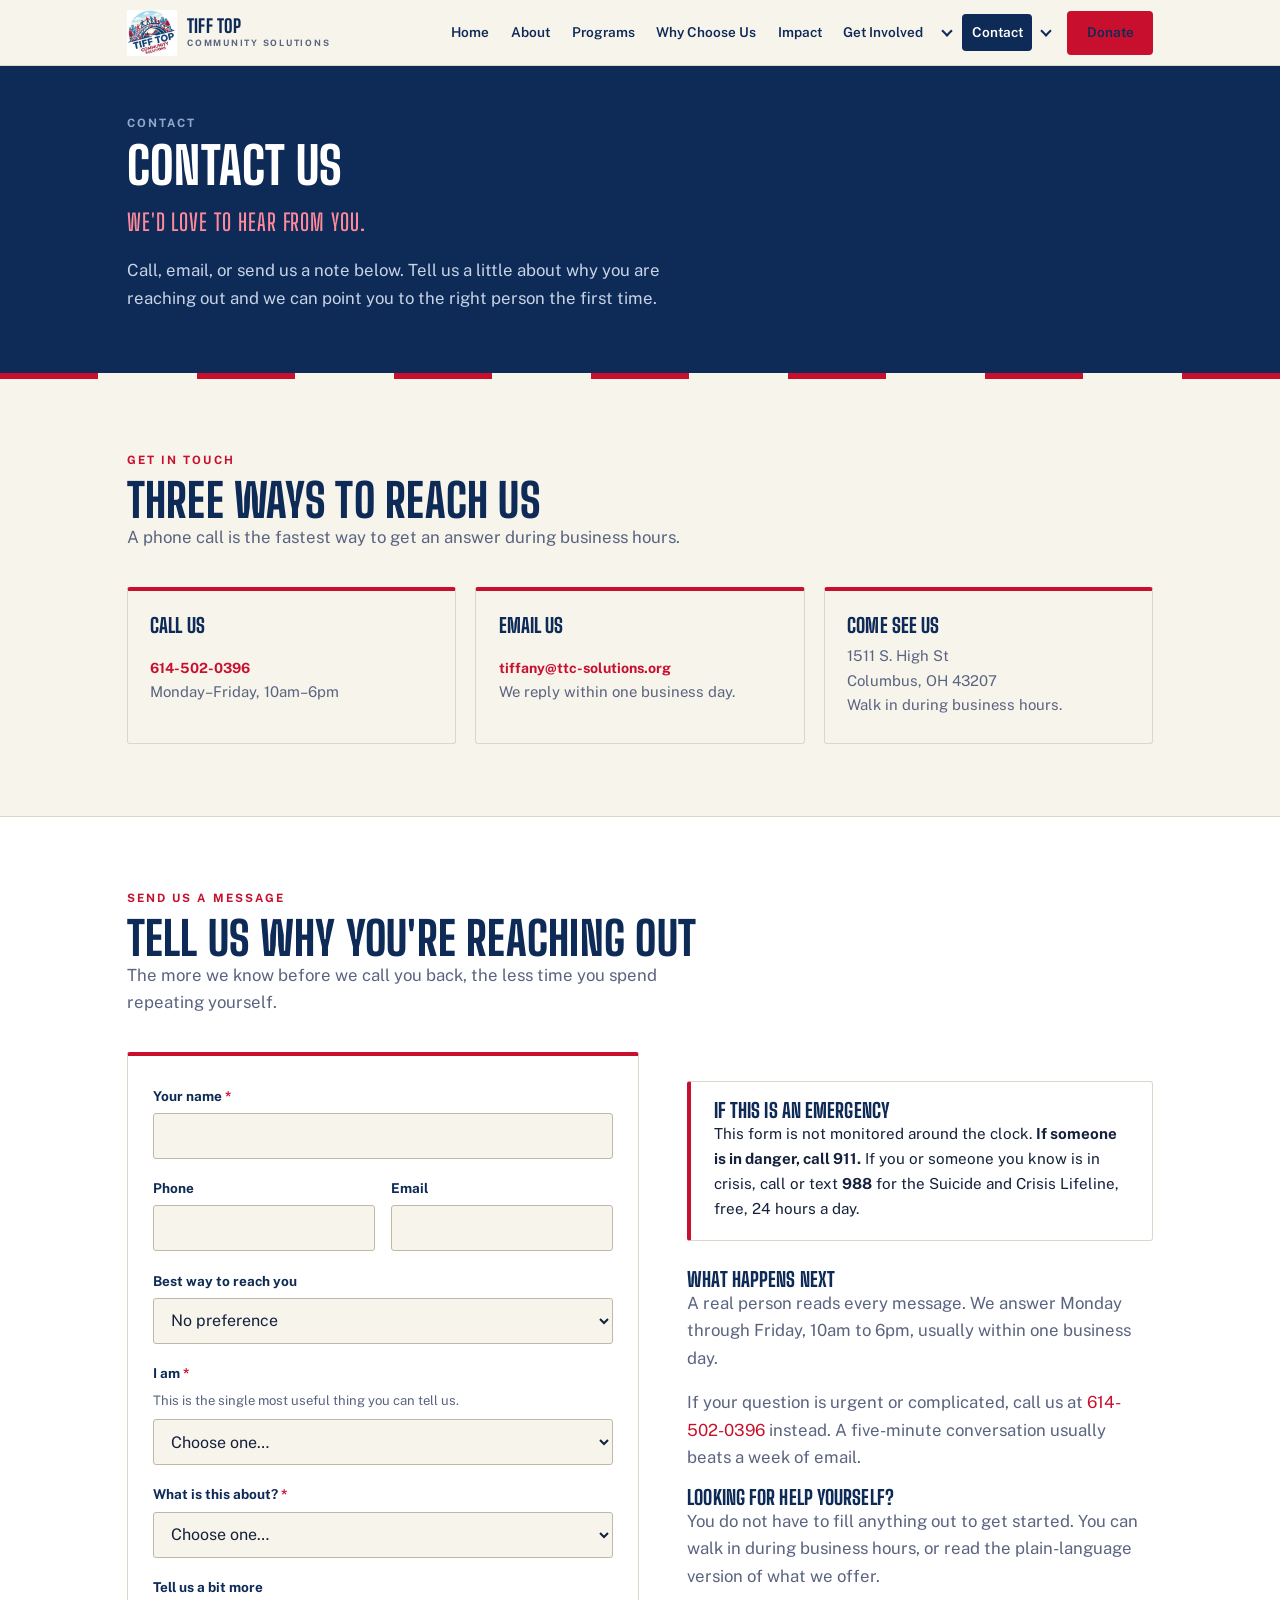
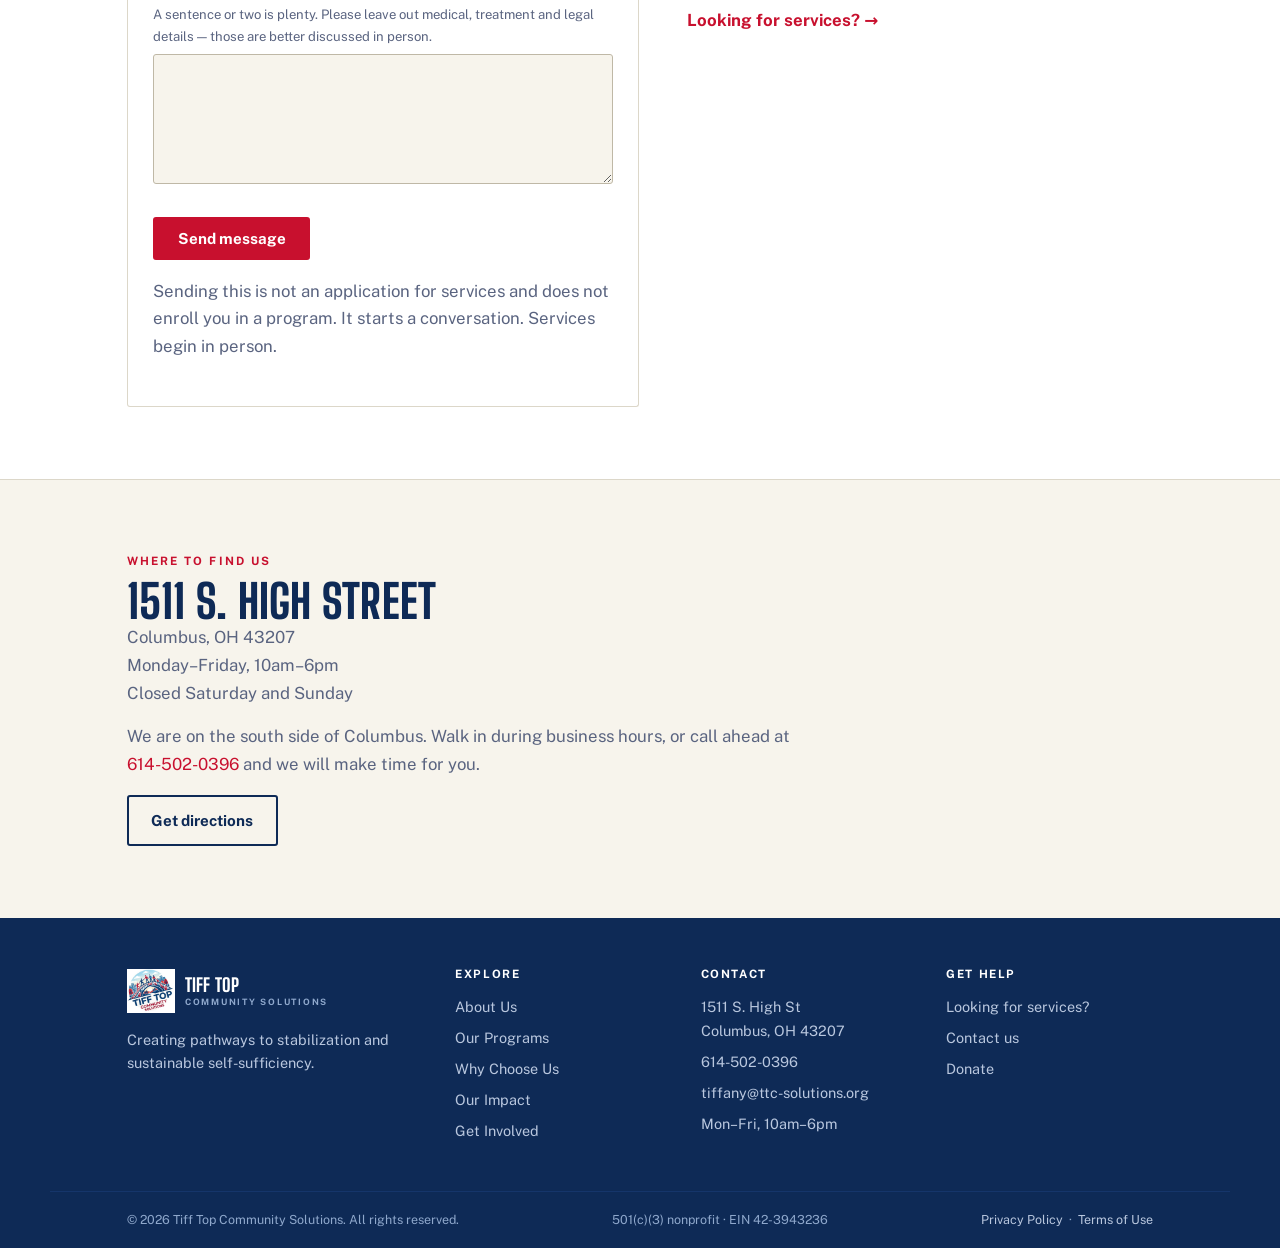
<file: contact.html>
<!DOCTYPE html>
<html lang="en">
<head>
<meta charset="utf-8">
<meta name="viewport" content="width=device-width, initial-scale=1">
<title>Contact Us | Tiff Top Community Solutions</title>
<meta name="description" content="Reach Tiff Top Community Solutions at 1511 S. High St, Columbus, OH 43207 or call 614-502-0396.">
<link rel="icon" href="assets/logo.png">
<link rel="preconnect" href="https://fonts.googleapis.com">
<link rel="preconnect" href="https://fonts.gstatic.com" crossorigin>
<link href="https://fonts.googleapis.com/css2?family=Big+Shoulders+Display:wght@500;600;700;800&family=Public+Sans:wght@400;500;600;700&display=swap" rel="stylesheet">
<link rel="stylesheet" href="css/style.css?v=3">
  <!-- Google tag (gtag.js) -->
  <script async src="https://www.googletagmanager.com/gtag/js?id=AW-18487396468"></script>
  <script>
    window.dataLayer = window.dataLayer || [];
    function gtag(){dataLayer.push(arguments);}
    gtag('js', new Date());

    gtag('config', 'AW-18487396468');
  </script>
</head>
<body>
<a class="skip" href="#main">Skip to main content</a>

<!-- =========================================================
     HEADER — this block is identical on every page.
     To change the menu, say: "update the nav on every page"
     ========================================================= -->
<header class="site-header">
  <div class="header-inner">
    <a class="brand" href="index.html">
      <img src="assets/logo.png" alt="Tiff Top Community Solutions logo">
      <span class="brand-name">
        <b>Tiff Top</b>
        <span>Community Solutions</span>
      </span>
    </a>
    <nav class="site-nav" id="siteNav" aria-label="Main menu">
      <a href="index.html">Home</a>
      <a href="about.html">About</a>
      <a href="programs.html">Programs</a>
      <a href="why-choose-us.html">Why Choose Us</a>
      <a href="impact.html">Impact</a>
      <div class="has-sub">
        <a href="get-involved.html">Get Involved</a>
        <button class="sub-toggle" type="button" aria-expanded="false" aria-controls="sub-get-involved">
          <span class="sr-only">More under Get Involved</span>
        </button>
        <ul class="subnav" id="sub-get-involved">
          <li><a href="employers.html">Employer partnerships</a></li>
          <li><a href="donate.html">Donate</a></li>
        </ul>
      </div>
      <div class="has-sub">
        <a href="contact.html" aria-current="page">Contact</a>
        <button class="sub-toggle" type="button" aria-expanded="false" aria-controls="sub-contact">
          <span class="sr-only">More under Contact</span>
        </button>
        <ul class="subnav" id="sub-contact">
          <li><a href="looking-for-services.html">Looking for services?</a></li>
        </ul>
      </div>
      <a class="btn btn-red" href="donate.html">Donate</a>
    </nav>
    <button class="nav-toggle" id="navToggle" aria-label="Open menu" aria-expanded="false" aria-controls="siteNav">
      <span></span><span></span><span></span>
    </button>
  </div>
</header>

<main id="main">

<!-- =========================================================
     HERO
     ========================================================= -->
<section class="hero hero-short">
  <div class="wrap">
    <span class="eyebrow">Contact</span>
    <h1>Contact Us</h1>
    <p class="tagline">We'd love to hear from you.</p>
    <p>Call, email, or send us a note below. Tell us a little about why you are reaching out and
       we can point you to the right person the first time.</p>
  </div>
  <div class="flagline" aria-hidden="true">
    <i></i><i></i><i></i><i></i><i></i><i></i><i></i><i></i><i></i><i></i><i></i><i></i><i></i>
  </div>
</section>

<!-- =========================================================
     THREE WAYS TO REACH US
     ========================================================= -->
<section class="section">
  <div class="wrap">
    <div class="section-head reveal">
      <span class="eyebrow">Get in touch</span>
      <h2>Three ways to reach us</h2>
      <p>A phone call is the fastest way to get an answer during business hours.</p>
    </div>
    <div class="card-grid cols-3">

      <article class="card reveal">
        <h3>Call us</h3>
        <p><a href="tel:6145020396"><strong>614-502-0396</strong></a><br>
           Monday&ndash;Friday, 10am&ndash;6pm</p>
      </article>

      <article class="card reveal">
        <h3>Email us</h3>
        <p><a href="mailto:tiffany@ttc-solutions.org"><strong>tiffany@ttc-solutions.org</strong></a><br>
           We reply within one business day.</p>
      </article>

      <article class="card reveal">
        <h3>Come see us</h3>
        <p>1511 S. High St<br>
           Columbus, OH 43207<br>
           Walk in during business hours.</p>
      </article>

    </div>
  </div>
</section>

<!-- =========================================================
     CONTACT FORM
     ---------------------------------------------------------
     THIS FORM IS CONNECTED TO NETLIFY.
     Messages land in the Netlify dashboard under Forms > "contact",
     and Netlify can email them to Tiffany as they come in.
     Turn that on at: Netlify > Forms > Form notifications.

     After the site is live, send yourself a real test message from
     this page and confirm it arrives before telling anyone the site
     is open. Netlify only starts collecting once the site is
     published — a test on your own computer will not show up.
     ========================================================= -->
<section class="section section-white">
  <div class="wrap">
    <div class="section-head reveal">
      <span class="eyebrow">Send us a message</span>
      <h2>Tell us why you're reaching out</h2>
      <p>The more we know before we call you back, the less time you spend repeating yourself.</p>
    </div>

    <div class="split split-top reveal">

      <form class="form-wrap" name="contact" method="POST" action="thank-you.html"
            data-netlify="true" netlify-honeypot="company">

        <!-- tells Netlify which form this is; required, and invisible to people -->
        <input type="hidden" name="form-name" value="contact">

        <!-- spam trap: real people never see this, bots fill it in -->
        <p class="hp" aria-hidden="true">
          <label>Leave this field empty <input name="company" tabindex="-1" autocomplete="off"></label>
        </p>

        <div class="field">
          <label for="name">Your name <span class="req" aria-hidden="true">*</span></label>
          <input type="text" id="name" name="name" autocomplete="name" required>
        </div>

        <div class="form-row">
          <div class="field">
            <label for="phone">Phone</label>
            <input type="tel" id="phone" name="phone" autocomplete="tel">
          </div>
          <div class="field">
            <label for="email">Email</label>
            <input type="email" id="email" name="email" autocomplete="email">
          </div>
        </div>

        <div class="field">
          <label for="reach">Best way to reach you</label>
          <select id="reach" name="best_way_to_reach">
            <option value="">No preference</option>
            <option>Phone call</option>
            <option>Text message</option>
            <option>Email</option>
          </select>
        </div>

        <div class="field">
          <label for="who">I am <span class="req" aria-hidden="true">*</span></label>
          <span class="hint" id="who-hint">This is the single most useful thing you can tell us.</span>
          <select id="who" name="i_am" required aria-describedby="who-hint">
            <option value="">Choose one&hellip;</option>
            <option>Someone looking for services</option>
            <option>A family member or friend of someone who needs help</option>
            <option>A case manager, probation officer or discharge planner</option>
            <option>An employer</option>
            <option>Someone who wants to volunteer</option>
            <option>A donor, funder or grantmaker</option>
            <option>A community partner or another organization</option>
            <option>Media</option>
            <option>Something else</option>
          </select>
        </div>

        <div class="field">
          <label for="about">What is this about? <span class="req" aria-hidden="true">*</span></label>
          <select id="about" name="about" required>
            <option value="">Choose one&hellip;</option>
            <option>Reentry or transition support</option>
            <option>Employment or job readiness</option>
            <option>Hiring through Second Chance Staffing</option>
            <option>Housing assistance</option>
            <option>Life skills training</option>
            <option>Peer-led support groups</option>
            <option>Making a referral</option>
            <option>Volunteering</option>
            <option>Partnership or collaboration</option>
            <option>Donating or funding</option>
            <option>Something else</option>
          </select>
        </div>

        <div class="field">
          <label for="message">Tell us a bit more</label>
          <span class="hint" id="message-hint">A sentence or two is plenty. Please leave out medical,
            treatment and legal details &mdash; those are better discussed in person.</span>
          <textarea id="message" name="message" aria-describedby="message-hint"></textarea>
        </div>

        <div class="form-actions">
          <button class="btn btn-red" type="submit">Send message</button>
        </div>

        <p class="form-note">Sending this is not an application for services and does not enroll
          you in a program. It starts a conversation. Services begin in person.</p>

      </form>

      <div>
        <div class="note">
          <h3>If this is an emergency</h3>
          <p>This form is not monitored around the clock. <strong>If someone is in danger, call
             911.</strong> If you or someone you know is in crisis, call or text <strong>988</strong>
             for the Suicide and Crisis Lifeline, free, 24 hours a day.</p>
        </div>

        <h3>What happens next</h3>
        <p>A real person reads every message. We answer Monday through Friday, 10am to 6pm, usually
           within one business day.</p>
        <p>If your question is urgent or complicated, call us at
           <a href="tel:6145020396">614-502-0396</a> instead. A five-minute conversation usually
           beats a week of email.</p>

        <h3>Looking for help yourself?</h3>
        <p>You do not have to fill anything out to get started. You can walk in during business
           hours, or read the plain-language version of what we offer.</p>
        <p><a href="looking-for-services.html"><strong>Looking for services? &rarr;</strong></a></p>
      </div>

    </div>
  </div>
</section>

<!-- =========================================================
     WHERE TO FIND US
     ========================================================= -->
<section class="section">
  <div class="wrap split reveal">
    <div>
      <span class="eyebrow">Where to find us</span>
      <h2>1511 S. High Street</h2>
      <p>Columbus, OH 43207<br>
         Monday&ndash;Friday, 10am&ndash;6pm<br>
         Closed Saturday and Sunday</p>
      <p>We are on the south side of Columbus. Walk in during business hours, or call ahead at
         <a href="tel:6145020396">614-502-0396</a> and we will make time for you.</p>
      <a class="btn btn-outline" href="https://www.google.com/maps/search/?api=1&amp;query=1511+S+High+St+Columbus+OH+43207"
         target="_blank" rel="noopener">Get directions</a>
    </div>
    <div class="photo-slot">
      <b>Photo needed</b>
      <span>The front entrance &mdash; what someone should look for when they pull up</span>
    </div>
  </div>
</section>

</main>

<!-- =========================================================
     FOOTER — identical on every page
     ========================================================= -->
<footer class="site-footer">
  <div class="footer-top">
    <div>
      <a class="brand" href="index.html" style="margin-bottom:.9rem">
        <img src="assets/logo.png" alt="" style="height:44px">
        <span class="brand-name"><b>Tiff Top</b><span>Community Solutions</span></span>
      </a>
      <p>Creating pathways to stabilization and sustainable self-sufficiency.</p>
    </div>
    <div>
      <h4>Explore</h4>
      <ul>
        <li><a href="about.html">About Us</a></li>
        <li><a href="programs.html">Our Programs</a></li>
        <li><a href="why-choose-us.html">Why Choose Us</a></li>
        <li><a href="impact.html">Our Impact</a></li>
        <li><a href="get-involved.html">Get Involved</a></li>
      </ul>
    </div>
    <div>
      <h4>Contact</h4>
      <ul>
        <li>1511 S. High St<br>Columbus, OH 43207</li>
        <li><a href="tel:6145020396">614-502-0396</a></li>
        <li><a href="mailto:tiffany@ttc-solutions.org">tiffany@ttc-solutions.org</a></li>
        <li>Mon&ndash;Fri, 10am&ndash;6pm</li>
      </ul>
    </div>
    <div>
      <h4>Get help</h4>
      <ul>
        <li><a href="looking-for-services.html">Looking for services?</a></li>
        <li><a href="contact.html">Contact us</a></li>
        <li><a href="donate.html">Donate</a></li>
      </ul>
    </div>
  </div>
  <div class="footer-bar">
    <span>&copy; 2026 Tiff Top Community Solutions. All rights reserved.</span>
    <span>501(c)(3) nonprofit &middot; EIN 42-3943236</span>
    <span><a href="privacy.html">Privacy Policy</a> &nbsp;&middot;&nbsp; <a href="terms.html">Terms of Use</a></span>
  </div>
</footer>

<!-- =========================================================
     SCRIPTS — mobile menu + scroll animation
     ========================================================= -->
<script>
document.documentElement.classList.add('js');

/* close every drop-down in the main menu */
function closeSubmenus(except){
  document.querySelectorAll('.has-sub').forEach(function(group){
    if(group === except) return;
    var button = group.querySelector('.sub-toggle');
    /* if focus is sitting inside the menu we are about to hide, move it
       back to the button so keyboard users do not lose their place */
    if(group.contains(document.activeElement) && button &&
       document.activeElement !== button){ button.focus(); }
    group.classList.remove('is-open');
    if(button) button.setAttribute('aria-expanded','false');
  });
}

/* mobile menu open/close */
var toggle = document.getElementById('navToggle');
var nav = document.getElementById('siteNav');
if(toggle && nav){
  toggle.addEventListener('click', function(){
    var open = nav.classList.toggle('is-open');
    toggle.setAttribute('aria-expanded', open);
    toggle.setAttribute('aria-label', open ? 'Close menu' : 'Open menu');
    if(!open) closeSubmenus();
  });
}

/* drop-down menus — the chevron buttons next to Get Involved and Contact */
document.querySelectorAll('.sub-toggle').forEach(function(button){
  button.addEventListener('click', function(){
    var group = button.parentNode;
    var open = !group.classList.contains('is-open');
    closeSubmenus(group);
    group.classList.toggle('is-open', open);
    button.setAttribute('aria-expanded', open ? 'true' : 'false');
  });
});

/* click anywhere else, or press Escape, to close them */
document.addEventListener('click', function(e){
  if(!e.target.closest || !e.target.closest('.has-sub')) closeSubmenus();
});
document.addEventListener('keydown', function(e){
  if(e.key === 'Escape' || e.key === 'Esc') closeSubmenus();
});

/* fade sections in as you scroll */
if('IntersectionObserver' in window){
  var io = new IntersectionObserver(function(entries){
    entries.forEach(function(e){
      if(e.isIntersecting){ e.target.classList.add('is-visible'); io.unobserve(e.target); }
    });
  }, {threshold:.12});
  document.querySelectorAll('.reveal').forEach(function(el){ io.observe(el); });
} else {
  document.querySelectorAll('.reveal').forEach(function(el){ el.classList.add('is-visible'); });
}
</script>
</body>
</html>
</file>
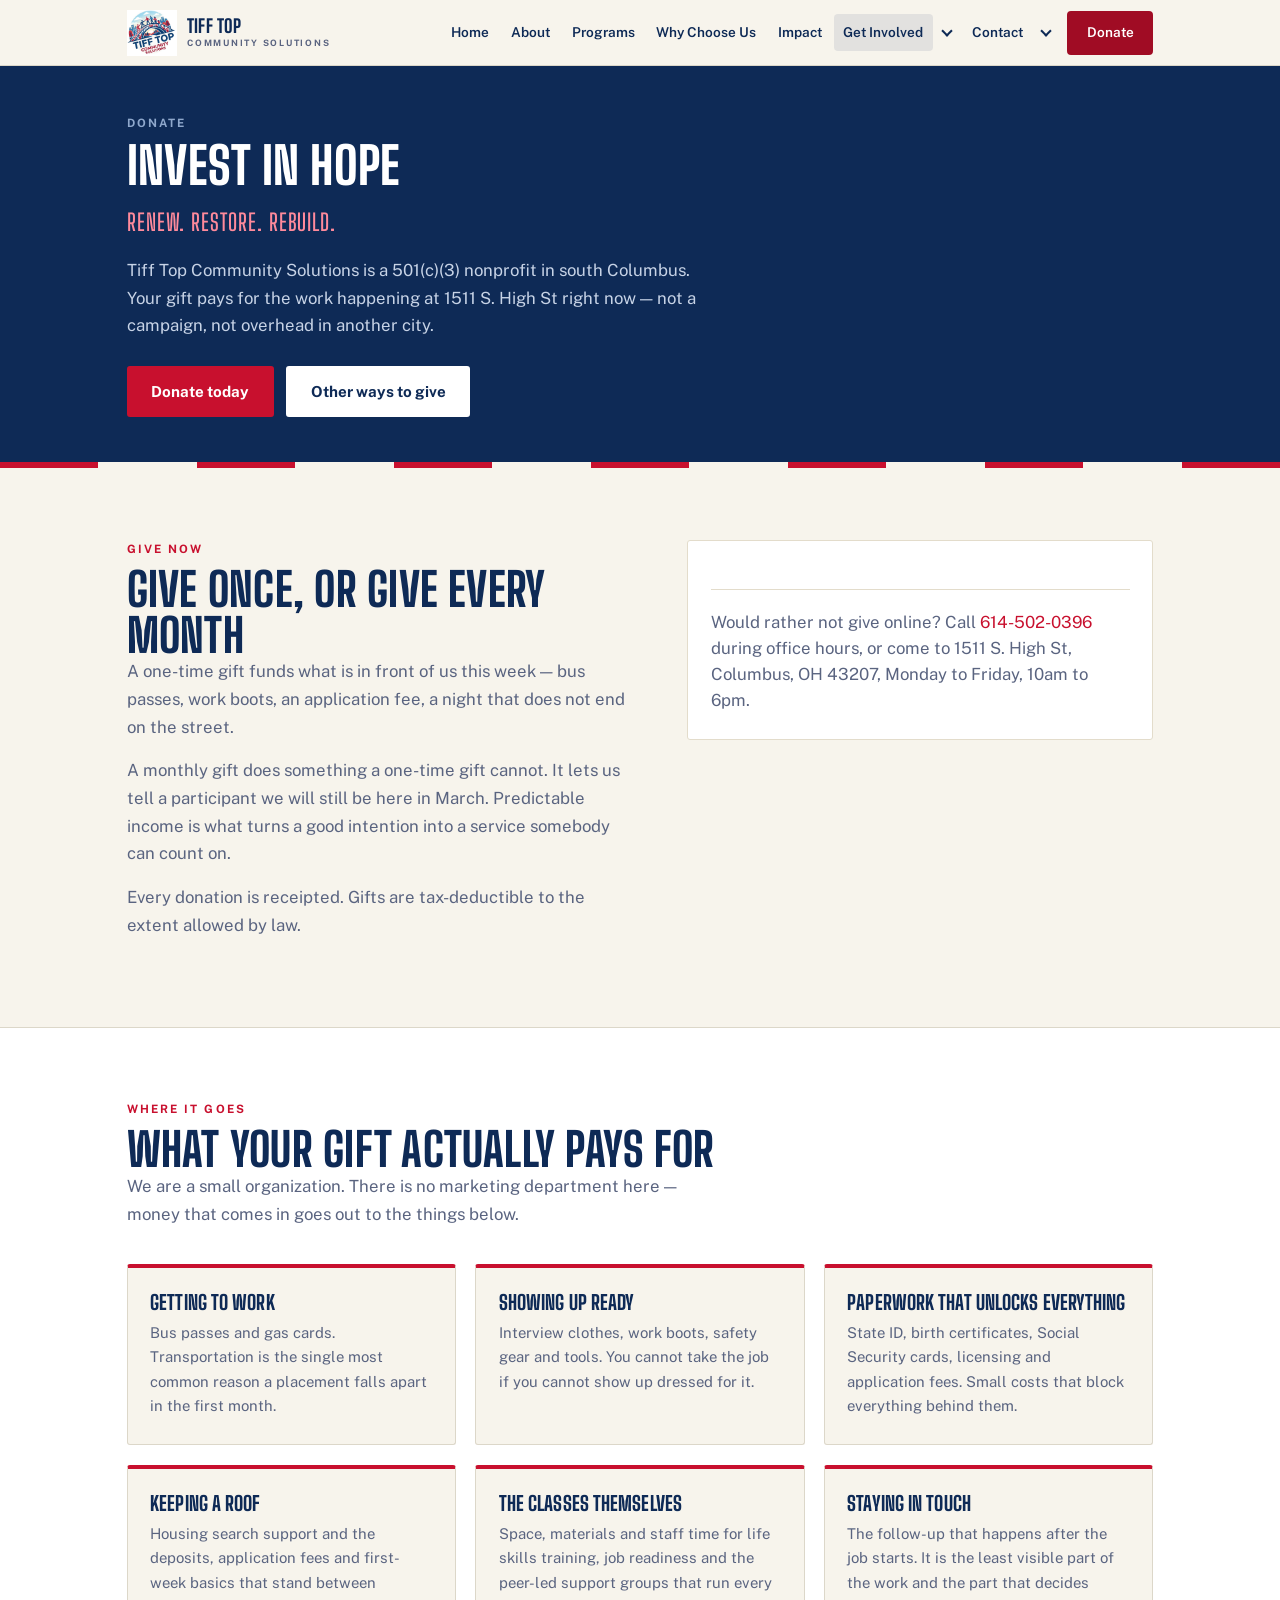
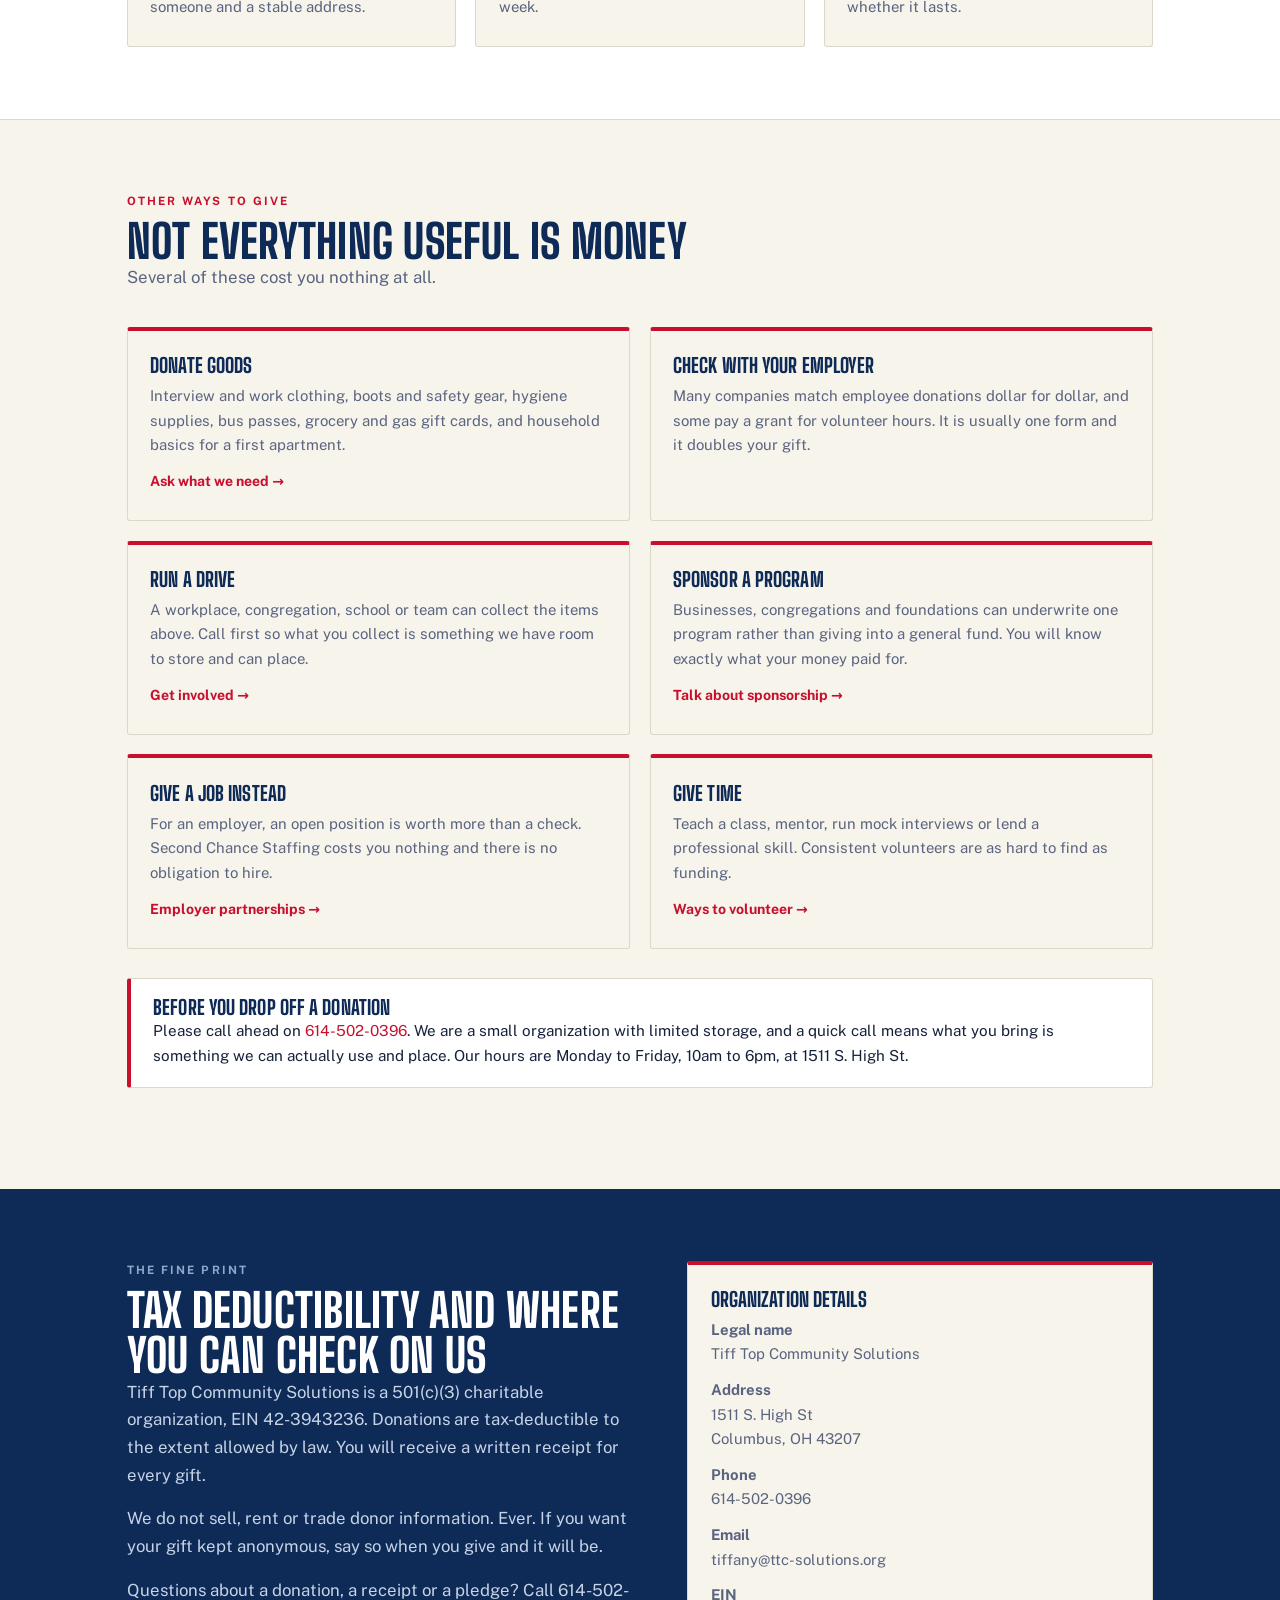
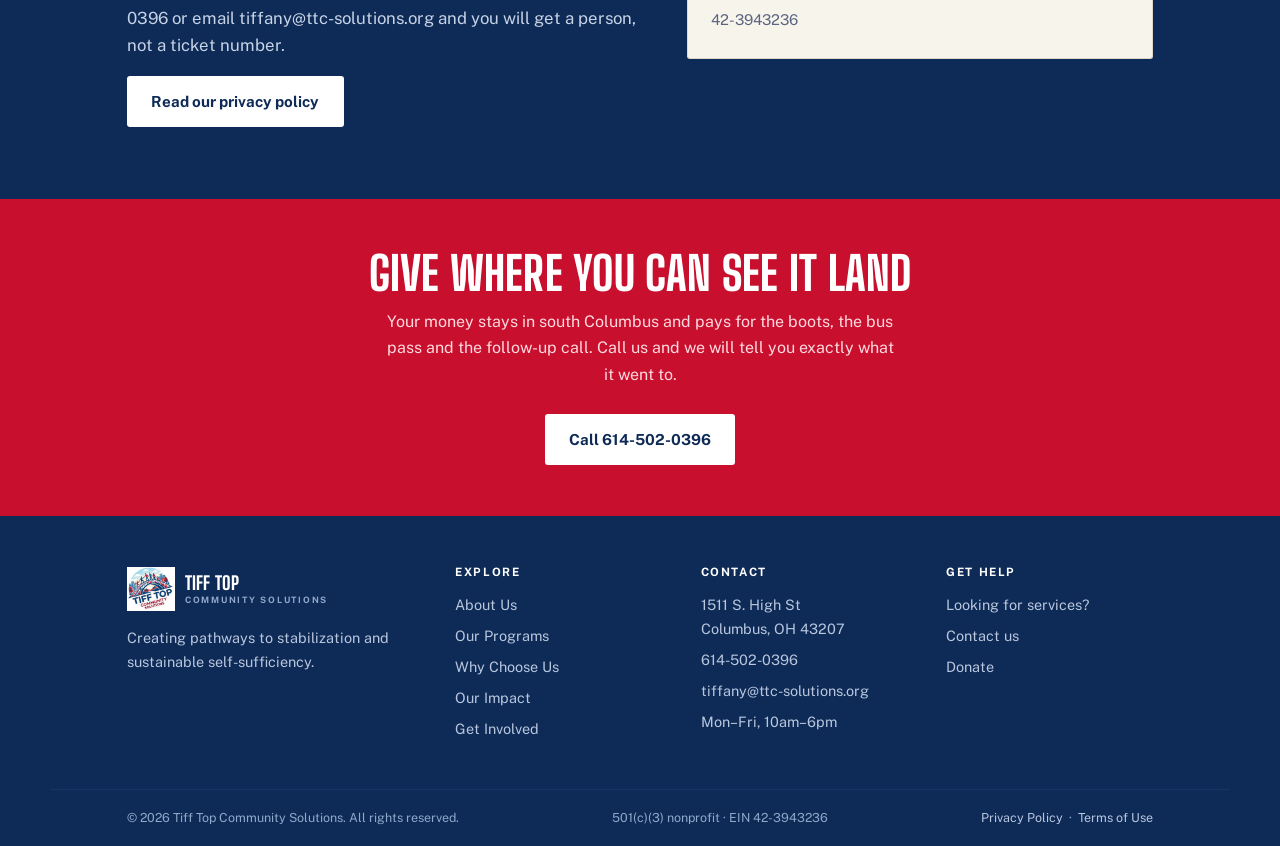
<file: donate.html>
<!DOCTYPE html>
<html lang="en">
<head>
<meta charset="utf-8">
<meta name="viewport" content="width=device-width, initial-scale=1">
<title>Donate | Tiff Top Community Solutions</title>
<meta name="description" content="Support reentry, workforce and housing programs in Columbus, Ohio. Tiff Top Community Solutions is a 501(c)(3) nonprofit.">
<link rel="icon" href="assets/logo.png">
<link rel="preconnect" href="https://fonts.googleapis.com">
<link rel="preconnect" href="https://fonts.gstatic.com" crossorigin>
<link href="https://fonts.googleapis.com/css2?family=Big+Shoulders+Display:wght@500;600;700;800&family=Public+Sans:wght@400;500;600;700&display=swap" rel="stylesheet">
<link rel="stylesheet" href="css/style.css?v=3">

<!-- Givebutter donation widget library. Givebutter asks for this in the <head>.
     The acct code is the Tiff Top account; the form itself is further down the
     page. Only this page loads it — no reason to slow every other page with it. -->
<script async src="https://widgets.givebutter.com/latest.umd.cjs?acct=PtH8fFA5iLlX5oBc&p=other"></script>
  <!-- Google tag (gtag.js) -->
  <script async src="https://www.googletagmanager.com/gtag/js?id=AW-18487396468"></script>
  <script>
    window.dataLayer = window.dataLayer || [];
    function gtag(){dataLayer.push(arguments);}
    gtag('js', new Date());

    gtag('config', 'AW-18487396468');
  </script>
</head>
<body>
<a class="skip" href="#main">Skip to main content</a>

<!-- =========================================================
     HEADER — this block is identical on every page.
     To change the menu, say: "update the nav on every page"
     ========================================================= -->
<header class="site-header">
  <div class="header-inner">
    <a class="brand" href="index.html">
      <img src="assets/logo.png" alt="Tiff Top Community Solutions logo">
      <span class="brand-name">
        <b>Tiff Top</b>
        <span>Community Solutions</span>
      </span>
    </a>
    <nav class="site-nav" id="siteNav" aria-label="Main menu">
      <a href="index.html">Home</a>
      <a href="about.html">About</a>
      <a href="programs.html">Programs</a>
      <a href="why-choose-us.html">Why Choose Us</a>
      <a href="impact.html">Impact</a>
      <div class="has-sub is-current">
        <a href="get-involved.html">Get Involved</a>
        <button class="sub-toggle" type="button" aria-expanded="false" aria-controls="sub-get-involved">
          <span class="sr-only">More under Get Involved</span>
        </button>
        <ul class="subnav" id="sub-get-involved">
          <li><a href="employers.html">Employer partnerships</a></li>
          <li><a href="donate.html" aria-current="page">Donate</a></li>
        </ul>
      </div>
      <div class="has-sub">
        <a href="contact.html">Contact</a>
        <button class="sub-toggle" type="button" aria-expanded="false" aria-controls="sub-contact">
          <span class="sr-only">More under Contact</span>
        </button>
        <ul class="subnav" id="sub-contact">
          <li><a href="looking-for-services.html">Looking for services?</a></li>
        </ul>
      </div>
      <a class="btn btn-red" href="donate.html" aria-current="page">Donate</a>
    </nav>
    <button class="nav-toggle" id="navToggle" aria-label="Open menu" aria-expanded="false" aria-controls="siteNav">
      <span></span><span></span><span></span>
    </button>
  </div>
</header>

<main id="main">

<!-- =========================================================
     HERO
     ========================================================= -->
<section class="hero hero-short">
  <div class="wrap">
    <span class="eyebrow">Donate</span>
    <h1>Invest In Hope</h1>
    <p class="tagline">Renew. Restore. Rebuild.</p>
    <p>Tiff Top Community Solutions is a 501(c)(3) nonprofit in south Columbus. Your gift pays
       for the work happening at 1511 S. High St right now &mdash; not a campaign, not overhead
       in another city.</p>
    <div class="hero-buttons">
      <a class="btn btn-red" href="#give">Donate today</a>
      <a class="btn btn-white" href="#other">Other ways to give</a>
    </div>
  </div>
  <div class="flagline" aria-hidden="true">
    <i></i><i></i><i></i><i></i><i></i><i></i><i></i><i></i><i></i><i></i><i></i><i></i><i></i>
  </div>
</section>

<!-- =========================================================
     THE DONATION FORM (Givebutter)
     ---------------------------------------------------------
     NOTE FOR RYAN — the live donation form. It is in two
     pieces and both have to stay:

       1. The <script> line up in the <head> of this file.
          That loads Givebutter's widget library.
       2. The <givebutter-widget> line just below. The id
          "LqbzDy" is the widget you built in Givebutter. It
          points at your campaign "Support Stability for
          Neighbors in Need" — that is the one to open in the
          dashboard when you want to change something.

     To change the suggested amounts, the wording, the cover-
     the-fees option or monthly giving, do all of that in your
     Givebutter dashboard — not in this file. The page picks
     up those changes on its own.

     If you ever want a donate button on OTHER pages, the
     <head> script has to be copied to those pages too. Say
     "add the Givebutter library to every page" and it will
     be done properly.
     ========================================================= -->
<section class="section" id="give">
  <div class="wrap split split-top reveal">
    <div>
      <span class="eyebrow">Give now</span>
      <h2>Give once, or give every month</h2>
      <p>A one-time gift funds what is in front of us this week &mdash; bus passes, work boots,
         an application fee, a night that does not end on the street.</p>
      <p>A monthly gift does something a one-time gift cannot. It lets us tell a participant
         we will still be here in March. Predictable income is what turns a good intention into
         a service somebody can count on.</p>
      <p>Every donation is receipted. Gifts are tax-deductible to the extent allowed by law.</p>
    </div>

    <div class="give-form reveal">
      <givebutter-widget id="LqbzDy"></givebutter-widget>
      <p class="give-alt">Would rather not give online? Call
         <a href="tel:6145020396">614-502-0396</a> during office hours, or come to
         1511 S. High St, Columbus, OH 43207, Monday to Friday, 10am to 6pm.</p>
    </div>
  </div>
</section>

<!-- =========================================================
     WHERE THE MONEY GOES
     NOTE FOR RYAN: there are deliberately no dollar amounts
     here. "$25 buys a week of bus passes" is the kind of line
     funders check, and if the number is off it costs more
     trust than it earns. Once Tiffany confirms what these
     things actually cost, say "add the dollar amounts to the
     donate page" and they will go in.
     ========================================================= -->
<section class="section section-white">
  <div class="wrap">
    <div class="section-head reveal">
      <span class="eyebrow">Where it goes</span>
      <h2>What your gift actually pays for</h2>
      <p>We are a small organization. There is no marketing department here &mdash; money that
         comes in goes out to the things below.</p>
    </div>
    <div class="card-grid cols-3">

      <article class="card reveal">
        <h3>Getting to work</h3>
        <p>Bus passes and gas cards. Transportation is the single most common reason a placement
           falls apart in the first month.</p>
      </article>

      <article class="card reveal">
        <h3>Showing up ready</h3>
        <p>Interview clothes, work boots, safety gear and tools. You cannot take the job if you
           cannot show up dressed for it.</p>
      </article>

      <article class="card reveal">
        <h3>Paperwork that unlocks everything</h3>
        <p>State ID, birth certificates, Social Security cards, licensing and application fees.
           Small costs that block everything behind them.</p>
      </article>

      <article class="card reveal">
        <h3>Keeping a roof</h3>
        <p>Housing search support and the deposits, application fees and first-week basics that
           stand between someone and a stable address.</p>
      </article>

      <article class="card reveal">
        <h3>The classes themselves</h3>
        <p>Space, materials and staff time for life skills training, job readiness and the
           peer-led support groups that run every week.</p>
      </article>

      <article class="card reveal">
        <h3>Staying in touch</h3>
        <p>The follow-up that happens after the job starts. It is the least visible part of the
           work and the part that decides whether it lasts.</p>
      </article>

    </div>
  </div>
</section>

<!-- =========================================================
     OTHER WAYS TO GIVE
     NOTE FOR RYAN: stock, IRA rollovers and donor-advised
     funds are deliberately left off this list because each
     one needs an account or a broker set up first, and it is
     worse to advertise them and then not be able to accept
     them. Say "add stock and DAF giving" once that is in
     place.
     ========================================================= -->
<section class="section" id="other">
  <div class="wrap">
    <div class="section-head reveal">
      <span class="eyebrow">Other ways to give</span>
      <h2>Not everything useful is money</h2>
      <p>Several of these cost you nothing at all.</p>
    </div>
    <div class="card-grid cols-2">

      <article class="card reveal">
        <h3>Donate goods</h3>
        <p>Interview and work clothing, boots and safety gear, hygiene supplies, bus passes,
           grocery and gas gift cards, and household basics for a first apartment.</p>
        <a href="contact.html">Ask what we need &rarr;</a>
      </article>

      <article class="card reveal">
        <h3>Check with your employer</h3>
        <p>Many companies match employee donations dollar for dollar, and some pay a grant for
           volunteer hours. It is usually one form and it doubles your gift.</p>
      </article>

      <article class="card reveal">
        <h3>Run a drive</h3>
        <p>A workplace, congregation, school or team can collect the items above. Call first so
           what you collect is something we have room to store and can place.</p>
        <a href="get-involved.html">Get involved &rarr;</a>
      </article>

      <article class="card reveal">
        <h3>Sponsor a program</h3>
        <p>Businesses, congregations and foundations can underwrite one program rather than
           giving into a general fund. You will know exactly what your money paid for.</p>
        <a href="contact.html">Talk about sponsorship &rarr;</a>
      </article>

      <article class="card reveal">
        <h3>Give a job instead</h3>
        <p>For an employer, an open position is worth more than a check. Second Chance Staffing
           costs you nothing and there is no obligation to hire.</p>
        <a href="employers.html">Employer partnerships &rarr;</a>
      </article>

      <article class="card reveal">
        <h3>Give time</h3>
        <p>Teach a class, mentor, run mock interviews or lend a professional skill. Consistent
           volunteers are as hard to find as funding.</p>
        <a href="get-involved.html">Ways to volunteer &rarr;</a>
      </article>

    </div>

    <div class="note reveal">
      <h3>Before you drop off a donation</h3>
      <p>Please call ahead on <a href="tel:6145020396">614-502-0396</a>. We are a small
         organization with limited storage, and a quick call means what you bring is something we
         can actually use and place. Our hours are Monday to Friday, 10am to 6pm, at
         1511 S. High St.</p>
    </div>
  </div>
</section>

<!-- =========================================================
     TAX + TRANSPARENCY
     The EIN below is the real one from the IRS determination
     letter (added 17 September 2026). It also appears in the
     footer of every page and on Get Involved and Terms of Use.
     If it ever changes it has to change in all four places.
     ========================================================= -->
<section class="section section-navy">
  <div class="wrap split split-top reveal">
    <div>
      <span class="eyebrow" style="color:#8FA8CC">The fine print</span>
      <h2>Tax deductibility and where you can check on us</h2>
      <p style="color:#C7D3E6">Tiff Top Community Solutions is a 501(c)(3) charitable organization,
         EIN 42-3943236. Donations are tax-deductible to the extent allowed by law. You will
         receive a written receipt for every gift.</p>
      <p style="color:#C7D3E6">We do not sell, rent or trade donor information. Ever. If you want
         your gift kept anonymous, say so when you give and it will be.</p>
      <p style="color:#C7D3E6">Questions about a donation, a receipt or a pledge? Call
         614-502-0396 or email tiffany@ttc-solutions.org and you will get a person, not a ticket
         number.</p>
      <a class="btn btn-white" href="privacy.html">Read our privacy policy</a>
    </div>
    <div class="card" style="margin:0">
      <h3>Organization details</h3>
      <p><b>Legal name</b><br>Tiff Top Community Solutions</p>
      <p style="margin-top:.7rem"><b>Address</b><br>1511 S. High St<br>Columbus, OH 43207</p>
      <p style="margin-top:.7rem"><b>Phone</b><br>614-502-0396</p>
      <p style="margin-top:.7rem"><b>Email</b><br>tiffany@ttc-solutions.org</p>
      <p style="margin-top:.7rem"><b>EIN</b><br>42-3943236</p>
    </div>
  </div>
</section>

<!-- =========================================================
     CTA
     ========================================================= -->
<section class="cta-band">
  <div class="wrap">
    <h2>Give where you can see it land</h2>
    <p>Your money stays in south Columbus and pays for the boots, the bus pass and the follow-up
       call. Call us and we will tell you exactly what it went to.</p>
    <a class="btn btn-white" href="tel:6145020396">Call 614-502-0396</a>
  </div>
</section>

</main>

<!-- =========================================================
     FOOTER — identical on every page
     ========================================================= -->
<footer class="site-footer">
  <div class="footer-top">
    <div>
      <a class="brand" href="index.html" style="margin-bottom:.9rem">
        <img src="assets/logo.png" alt="" style="height:44px">
        <span class="brand-name"><b>Tiff Top</b><span>Community Solutions</span></span>
      </a>
      <p>Creating pathways to stabilization and sustainable self-sufficiency.</p>
    </div>
    <div>
      <h4>Explore</h4>
      <ul>
        <li><a href="about.html">About Us</a></li>
        <li><a href="programs.html">Our Programs</a></li>
        <li><a href="why-choose-us.html">Why Choose Us</a></li>
        <li><a href="impact.html">Our Impact</a></li>
        <li><a href="get-involved.html">Get Involved</a></li>
      </ul>
    </div>
    <div>
      <h4>Contact</h4>
      <ul>
        <li>1511 S. High St<br>Columbus, OH 43207</li>
        <li><a href="tel:6145020396">614-502-0396</a></li>
        <li><a href="mailto:tiffany@ttc-solutions.org">tiffany@ttc-solutions.org</a></li>
        <li>Mon&ndash;Fri, 10am&ndash;6pm</li>
      </ul>
    </div>
    <div>
      <h4>Get help</h4>
      <ul>
        <li><a href="looking-for-services.html">Looking for services?</a></li>
        <li><a href="contact.html">Contact us</a></li>
        <li><a href="donate.html">Donate</a></li>
      </ul>
    </div>
  </div>
  <div class="footer-bar">
    <span>&copy; 2026 Tiff Top Community Solutions. All rights reserved.</span>
    <span>501(c)(3) nonprofit &middot; EIN 42-3943236</span>
    <span><a href="privacy.html">Privacy Policy</a> &nbsp;&middot;&nbsp; <a href="terms.html">Terms of Use</a></span>
  </div>
</footer>

<!-- =========================================================
     SCRIPTS — mobile menu + scroll animation
     ========================================================= -->
<script>
document.documentElement.classList.add('js');

/* close every drop-down in the main menu */
function closeSubmenus(except){
  document.querySelectorAll('.has-sub').forEach(function(group){
    if(group === except) return;
    var button = group.querySelector('.sub-toggle');
    /* if focus is sitting inside the menu we are about to hide, move it
       back to the button so keyboard users do not lose their place */
    if(group.contains(document.activeElement) && button &&
       document.activeElement !== button){ button.focus(); }
    group.classList.remove('is-open');
    if(button) button.setAttribute('aria-expanded','false');
  });
}

/* mobile menu open/close */
var toggle = document.getElementById('navToggle');
var nav = document.getElementById('siteNav');
if(toggle && nav){
  toggle.addEventListener('click', function(){
    var open = nav.classList.toggle('is-open');
    toggle.setAttribute('aria-expanded', open);
    toggle.setAttribute('aria-label', open ? 'Close menu' : 'Open menu');
    if(!open) closeSubmenus();
  });
}

/* drop-down menus — the chevron buttons next to Get Involved and Contact */
document.querySelectorAll('.sub-toggle').forEach(function(button){
  button.addEventListener('click', function(){
    var group = button.parentNode;
    var open = !group.classList.contains('is-open');
    closeSubmenus(group);
    group.classList.toggle('is-open', open);
    button.setAttribute('aria-expanded', open ? 'true' : 'false');
  });
});

/* click anywhere else, or press Escape, to close them */
document.addEventListener('click', function(e){
  if(!e.target.closest || !e.target.closest('.has-sub')) closeSubmenus();
});
document.addEventListener('keydown', function(e){
  if(e.key === 'Escape' || e.key === 'Esc') closeSubmenus();
});

/* fade sections in as you scroll */
if('IntersectionObserver' in window){
  var io = new IntersectionObserver(function(entries){
    entries.forEach(function(e){
      if(e.isIntersecting){ e.target.classList.add('is-visible'); io.unobserve(e.target); }
    });
  }, {threshold:.12});
  document.querySelectorAll('.reveal').forEach(function(el){ io.observe(el); });
} else {
  document.querySelectorAll('.reveal').forEach(function(el){ el.classList.add('is-visible'); });
}
</script>
</body>
</html>
</file>
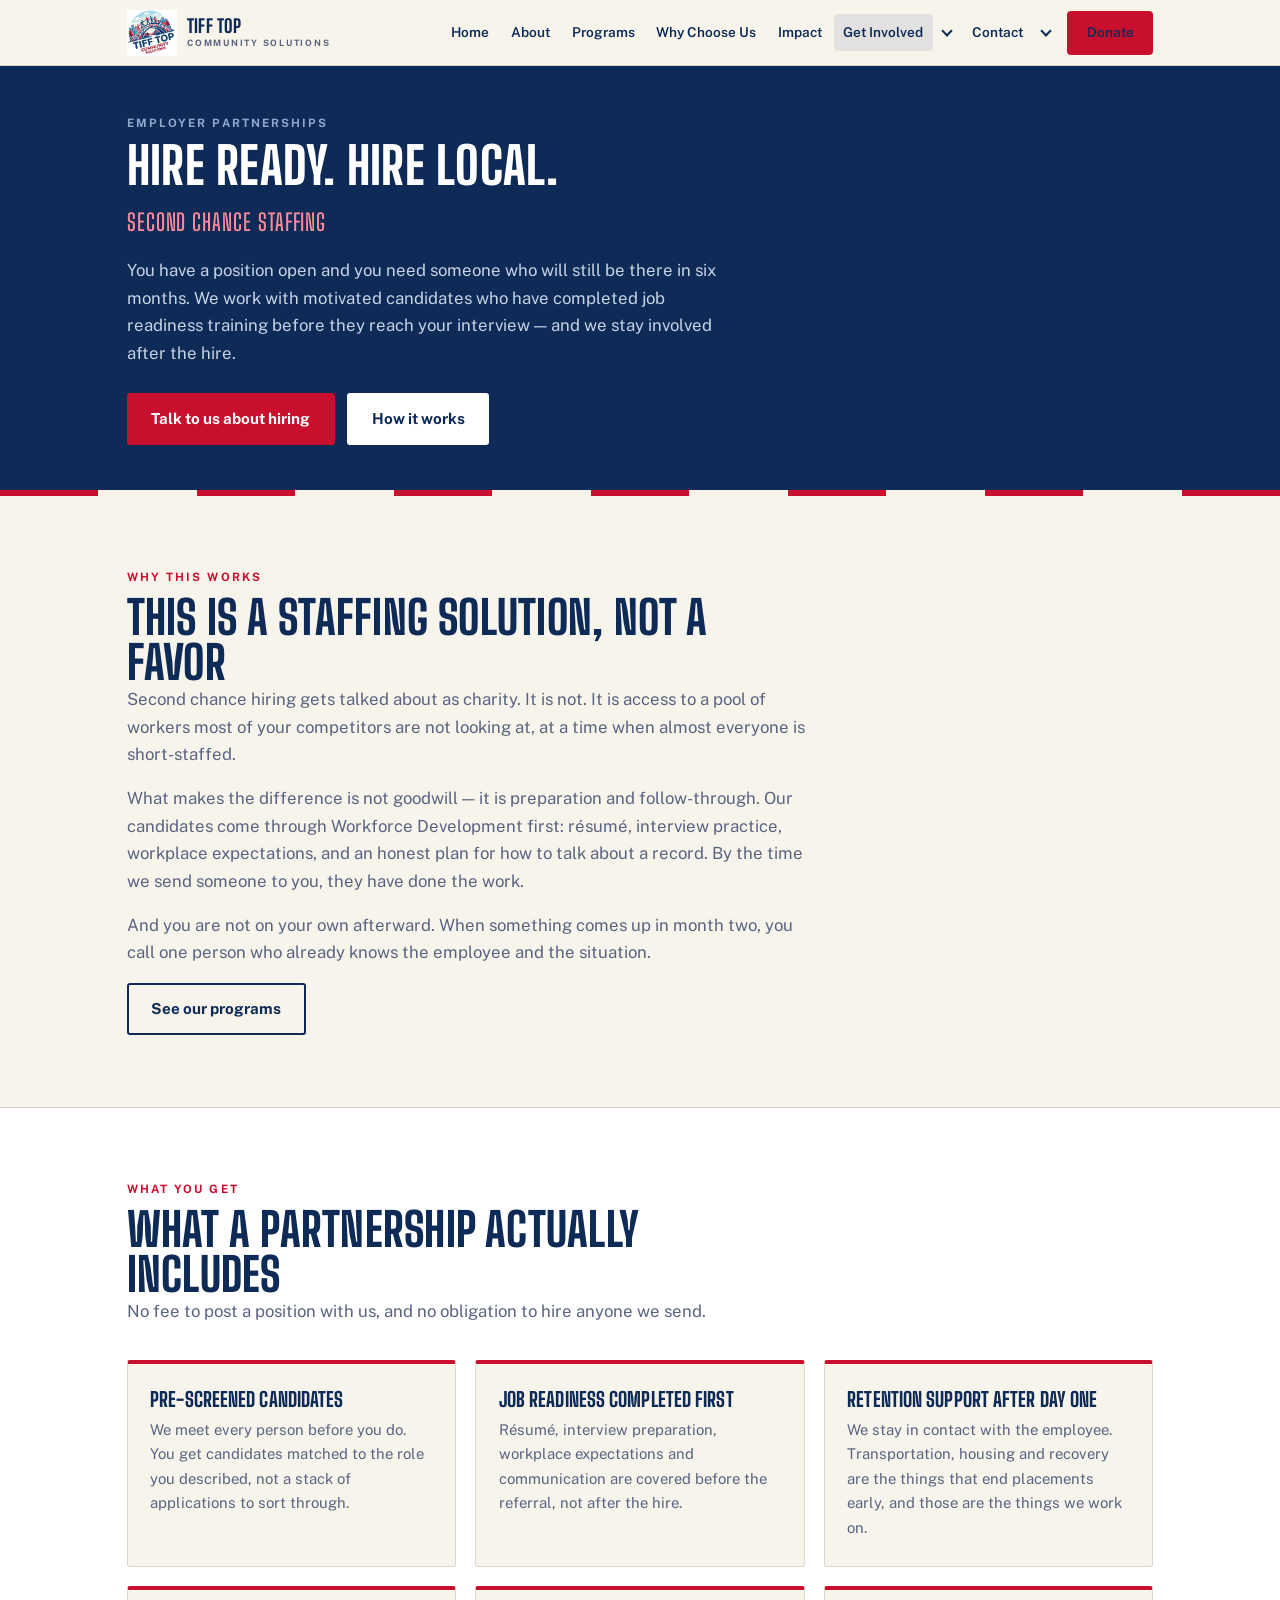
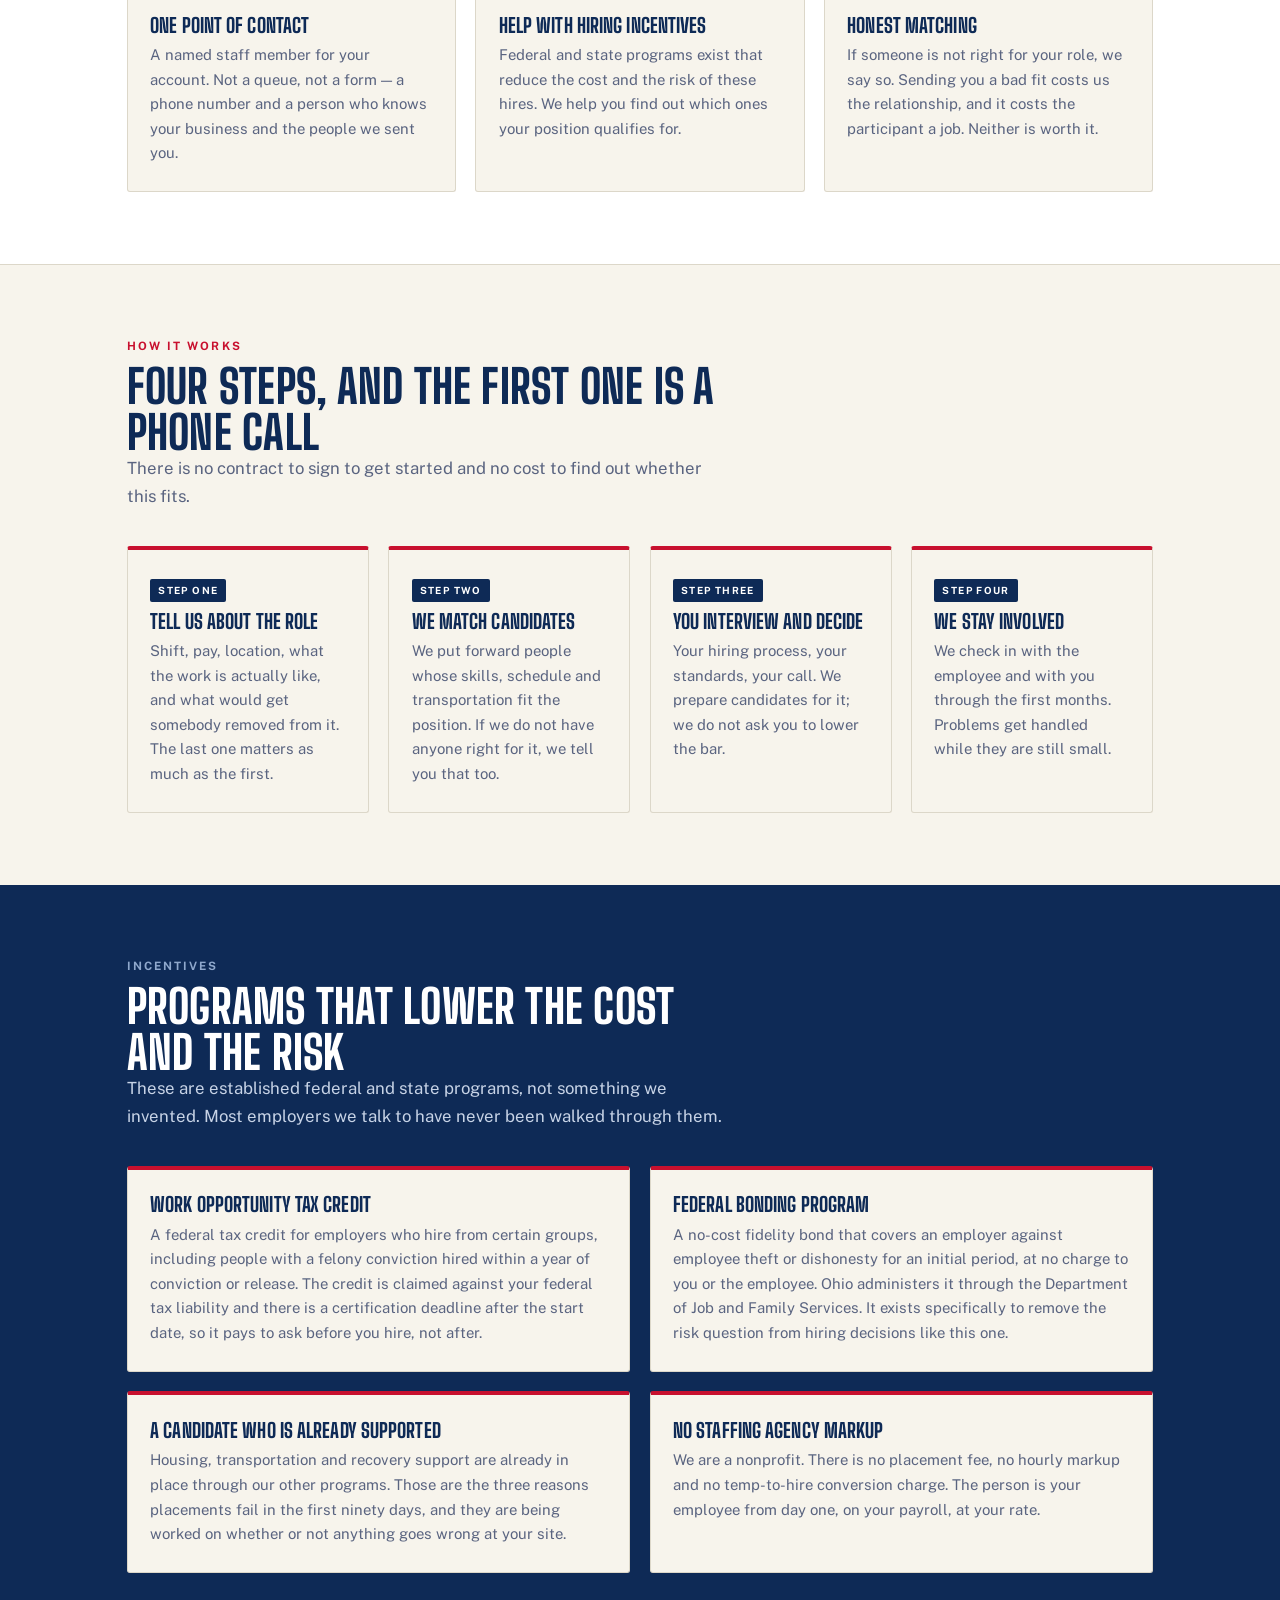
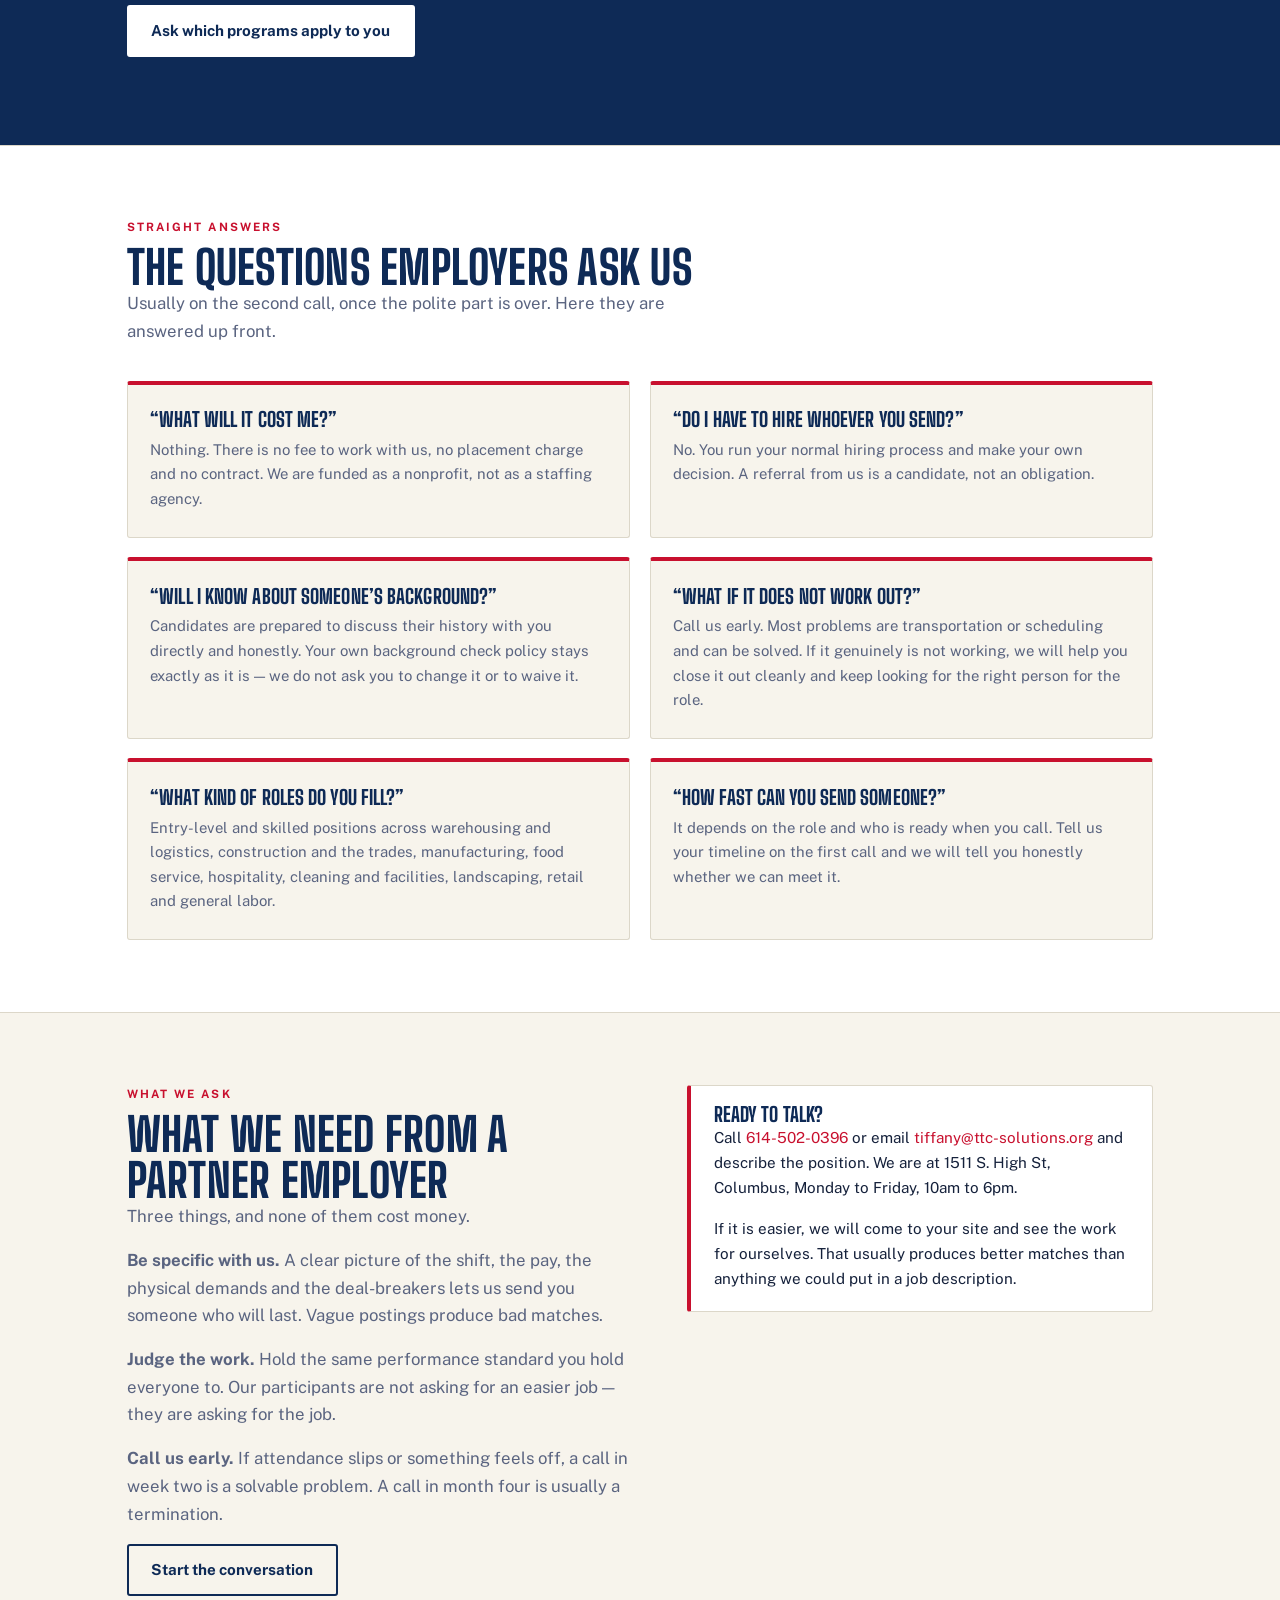
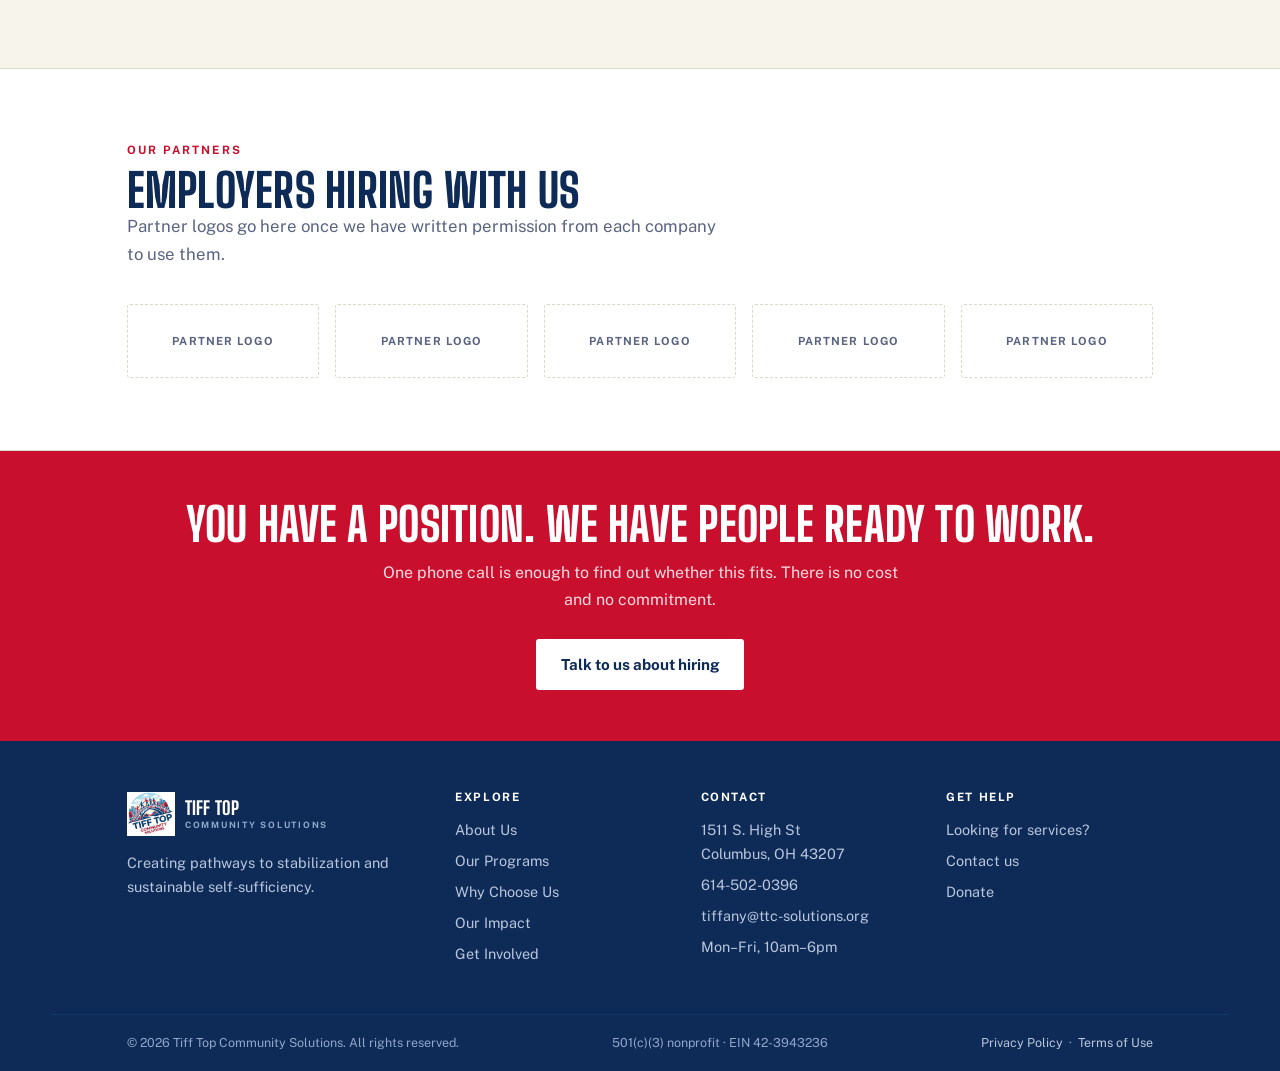
<file: employers.html>
<!DOCTYPE html>
<html lang="en">
<head>
<meta charset="utf-8">
<meta name="viewport" content="width=device-width, initial-scale=1">
<title>Employer Partnerships | Tiff Top Community Solutions</title>
<meta name="description" content="Second chance hiring in Columbus, Ohio. Pre-screened candidates, hiring incentives and retention support.">
<link rel="icon" href="assets/logo.png">
<link rel="preconnect" href="https://fonts.googleapis.com">
<link rel="preconnect" href="https://fonts.gstatic.com" crossorigin>
<link href="https://fonts.googleapis.com/css2?family=Big+Shoulders+Display:wght@500;600;700;800&family=Public+Sans:wght@400;500;600;700&display=swap" rel="stylesheet">
<link rel="stylesheet" href="css/style.css?v=3">
  <!-- Google tag (gtag.js) -->
  <script async src="https://www.googletagmanager.com/gtag/js?id=AW-18487396468"></script>
  <script>
    window.dataLayer = window.dataLayer || [];
    function gtag(){dataLayer.push(arguments);}
    gtag('js', new Date());

    gtag('config', 'AW-18487396468');
  </script>
</head>
<body>
<a class="skip" href="#main">Skip to main content</a>

<!-- =========================================================
     HEADER — this block is identical on every page.
     To change the menu, say: "update the nav on every page"
     ========================================================= -->
<header class="site-header">
  <div class="header-inner">
    <a class="brand" href="index.html">
      <img src="assets/logo.png" alt="Tiff Top Community Solutions logo">
      <span class="brand-name">
        <b>Tiff Top</b>
        <span>Community Solutions</span>
      </span>
    </a>
    <nav class="site-nav" id="siteNav" aria-label="Main menu">
      <a href="index.html">Home</a>
      <a href="about.html">About</a>
      <a href="programs.html">Programs</a>
      <a href="why-choose-us.html">Why Choose Us</a>
      <a href="impact.html">Impact</a>
      <div class="has-sub is-current">
        <a href="get-involved.html">Get Involved</a>
        <button class="sub-toggle" type="button" aria-expanded="false" aria-controls="sub-get-involved">
          <span class="sr-only">More under Get Involved</span>
        </button>
        <ul class="subnav" id="sub-get-involved">
          <li><a href="employers.html" aria-current="page">Employer partnerships</a></li>
          <li><a href="donate.html">Donate</a></li>
        </ul>
      </div>
      <div class="has-sub">
        <a href="contact.html">Contact</a>
        <button class="sub-toggle" type="button" aria-expanded="false" aria-controls="sub-contact">
          <span class="sr-only">More under Contact</span>
        </button>
        <ul class="subnav" id="sub-contact">
          <li><a href="looking-for-services.html">Looking for services?</a></li>
        </ul>
      </div>
      <a class="btn btn-red" href="donate.html">Donate</a>
    </nav>
    <button class="nav-toggle" id="navToggle" aria-label="Open menu" aria-expanded="false" aria-controls="siteNav">
      <span></span><span></span><span></span>
    </button>
  </div>
</header>

<main id="main">

<!-- =========================================================
     HERO
     ========================================================= -->
<section class="hero hero-short">
  <div class="wrap">
    <span class="eyebrow">Employer partnerships</span>
    <h1>Hire Ready. Hire Local.</h1>
    <p class="tagline">Second Chance Staffing</p>
    <p>You have a position open and you need someone who will still be there in six months.
       We work with motivated candidates who have completed job readiness training before
       they reach your interview &mdash; and we stay involved after the hire.</p>
    <div class="hero-buttons">
      <a class="btn btn-red" href="contact.html">Talk to us about hiring</a>
      <a class="btn btn-white" href="#how">How it works</a>
    </div>
  </div>
  <div class="flagline" aria-hidden="true">
    <i></i><i></i><i></i><i></i><i></i><i></i><i></i><i></i><i></i><i></i><i></i><i></i><i></i>
  </div>
</section>

<!-- =========================================================
     THE BUSINESS CASE
     ========================================================= -->
<section class="section">
  <div class="wrap split reveal">
    <div>
      <span class="eyebrow">Why this works</span>
      <h2>This is a staffing solution, not a favor</h2>
      <p>Second chance hiring gets talked about as charity. It is not. It is access to a pool of
         workers most of your competitors are not looking at, at a time when almost everyone is
         short-staffed.</p>
      <p>What makes the difference is not goodwill &mdash; it is preparation and follow-through.
         Our candidates come through Workforce Development first: r&eacute;sum&eacute;, interview
         practice, workplace expectations, and an honest plan for how to talk about a record.
         By the time we send someone to you, they have done the work.</p>
      <p>And you are not on your own afterward. When something comes up in month two, you call
         one person who already knows the employee and the situation.</p>
      <a class="btn btn-outline" href="programs.html">See our programs</a>
    </div>
    <div class="photo-slot">
      <b>Photo needed</b>
      <span>A participant in work clothes on a real job site, or a first day on a partner worksite</span>
    </div>
  </div>
</section>

<!-- =========================================================
     WHAT YOU GET
     ========================================================= -->
<section class="section section-white">
  <div class="wrap">
    <div class="section-head reveal">
      <span class="eyebrow">What you get</span>
      <h2>What a partnership actually includes</h2>
      <p>No fee to post a position with us, and no obligation to hire anyone we send.</p>
    </div>
    <div class="card-grid cols-3">

      <article class="card reveal">
        <h3>Pre-screened candidates</h3>
        <p>We meet every person before you do. You get candidates matched to the role you
           described, not a stack of applications to sort through.</p>
      </article>

      <article class="card reveal">
        <h3>Job readiness completed first</h3>
        <p>R&eacute;sum&eacute;, interview preparation, workplace expectations and communication
           are covered before the referral, not after the hire.</p>
      </article>

      <article class="card reveal">
        <h3>Retention support after day one</h3>
        <p>We stay in contact with the employee. Transportation, housing and recovery are the
           things that end placements early, and those are the things we work on.</p>
      </article>

      <article class="card reveal">
        <h3>One point of contact</h3>
        <p>A named staff member for your account. Not a queue, not a form &mdash; a phone number
           and a person who knows your business and the people we sent you.</p>
      </article>

      <article class="card reveal">
        <h3>Help with hiring incentives</h3>
        <p>Federal and state programs exist that reduce the cost and the risk of these hires.
           We help you find out which ones your position qualifies for.</p>
      </article>

      <article class="card reveal">
        <h3>Honest matching</h3>
        <p>If someone is not right for your role, we say so. Sending you a bad fit costs us the
           relationship, and it costs the participant a job. Neither is worth it.</p>
      </article>

    </div>
  </div>
</section>

<!-- =========================================================
     HOW IT WORKS
     ========================================================= -->
<section class="section" id="how">
  <div class="wrap">
    <div class="section-head reveal">
      <span class="eyebrow">How it works</span>
      <h2>Four steps, and the first one is a phone call</h2>
      <p>There is no contract to sign to get started and no cost to find out whether this fits.</p>
    </div>
    <div class="card-grid cols-4">

      <article class="card reveal">
        <span class="badge">Step one</span>
        <h3>Tell us about the role</h3>
        <p>Shift, pay, location, what the work is actually like, and what would get somebody
           removed from it. The last one matters as much as the first.</p>
      </article>

      <article class="card reveal">
        <span class="badge">Step two</span>
        <h3>We match candidates</h3>
        <p>We put forward people whose skills, schedule and transportation fit the position.
           If we do not have anyone right for it, we tell you that too.</p>
      </article>

      <article class="card reveal">
        <span class="badge">Step three</span>
        <h3>You interview and decide</h3>
        <p>Your hiring process, your standards, your call. We prepare candidates for it; we do
           not ask you to lower the bar.</p>
      </article>

      <article class="card reveal">
        <span class="badge">Step four</span>
        <h3>We stay involved</h3>
        <p>We check in with the employee and with you through the first months. Problems get
           handled while they are still small.</p>
      </article>

    </div>
  </div>
</section>

<!-- =========================================================
     HIRING INCENTIVES — navy band.
     NOTE FOR RYAN: the Work Opportunity Tax Credit and the
     Federal Bonding Program are real federal programs, and Ohio
     runs bonding through the Department of Job and Family
     Services. The page is worded carefully: it says these
     programs exist and that we help employers look into them.
     It does NOT claim we file the paperwork or guarantee
     approval. Before launch, confirm with Tiffany how much of
     this she wants to take on. If she wants to handle the WOTC
     forms for employers, say "we file the WOTC paperwork" and
     the wording will be strengthened. If she would rather just
     point employers at it, leave this as it is.
     ========================================================= -->
<section class="section section-navy">
  <div class="wrap">
    <div class="section-head reveal">
      <span class="eyebrow" style="color:#8FA8CC">Incentives</span>
      <h2>Programs that lower the cost and the risk</h2>
      <p style="color:#C7D3E6">These are established federal and state programs, not something we
         invented. Most employers we talk to have never been walked through them.</p>
    </div>
    <div class="card-grid cols-2">

      <article class="card reveal">
        <h3>Work Opportunity Tax Credit</h3>
        <p>A federal tax credit for employers who hire from certain groups, including people with
           a felony conviction hired within a year of conviction or release. The credit is claimed
           against your federal tax liability and there is a certification deadline after the
           start date, so it pays to ask before you hire, not after.</p>
      </article>

      <article class="card reveal">
        <h3>Federal Bonding Program</h3>
        <p>A no-cost fidelity bond that covers an employer against employee theft or dishonesty
           for an initial period, at no charge to you or the employee. Ohio administers it through
           the Department of Job and Family Services. It exists specifically to remove the risk
           question from hiring decisions like this one.</p>
      </article>

      <article class="card reveal">
        <h3>A candidate who is already supported</h3>
        <p>Housing, transportation and recovery support are already in place through our other
           programs. Those are the three reasons placements fail in the first ninety days, and
           they are being worked on whether or not anything goes wrong at your site.</p>
      </article>

      <article class="card reveal">
        <h3>No staffing agency markup</h3>
        <p>We are a nonprofit. There is no placement fee, no hourly markup and no temp-to-hire
           conversion charge. The person is your employee from day one, on your payroll,
           at your rate.</p>
      </article>

    </div>
    <p style="margin-top:2rem">
      <a class="btn btn-white" href="contact.html">Ask which programs apply to you</a>
    </p>
  </div>
</section>

<!-- =========================================================
     STRAIGHT ANSWERS — the objections employers have but
     usually will not say out loud on a first call.
     ========================================================= -->
<section class="section section-white">
  <div class="wrap">
    <div class="section-head reveal">
      <span class="eyebrow">Straight answers</span>
      <h2>The questions employers ask us</h2>
      <p>Usually on the second call, once the polite part is over. Here they are answered up front.</p>
    </div>
    <div class="card-grid cols-2">

      <article class="card reveal">
        <h3>&ldquo;What will it cost me?&rdquo;</h3>
        <p>Nothing. There is no fee to work with us, no placement charge and no contract. We are
           funded as a nonprofit, not as a staffing agency.</p>
      </article>

      <article class="card reveal">
        <h3>&ldquo;Do I have to hire whoever you send?&rdquo;</h3>
        <p>No. You run your normal hiring process and make your own decision. A referral from us
           is a candidate, not an obligation.</p>
      </article>

      <article class="card reveal">
        <h3>&ldquo;Will I know about someone&rsquo;s background?&rdquo;</h3>
        <p>Candidates are prepared to discuss their history with you directly and honestly. Your
           own background check policy stays exactly as it is &mdash; we do not ask you to
           change it or to waive it.</p>
      </article>

      <article class="card reveal">
        <h3>&ldquo;What if it does not work out?&rdquo;</h3>
        <p>Call us early. Most problems are transportation or scheduling and can be solved. If it
           genuinely is not working, we will help you close it out cleanly and keep looking for
           the right person for the role.</p>
      </article>

      <article class="card reveal">
        <h3>&ldquo;What kind of roles do you fill?&rdquo;</h3>
        <p>Entry-level and skilled positions across warehousing and logistics, construction and
           the trades, manufacturing, food service, hospitality, cleaning and facilities,
           landscaping, retail and general labor.</p>
      </article>

      <article class="card reveal">
        <h3>&ldquo;How fast can you send someone?&rdquo;</h3>
        <p>It depends on the role and who is ready when you call. Tell us your timeline on the
           first call and we will tell you honestly whether we can meet it.</p>
      </article>

    </div>
  </div>
</section>

<!-- =========================================================
     WHAT WE ASK OF YOU
     ========================================================= -->
<section class="section">
  <div class="wrap split split-top reveal">
    <div>
      <span class="eyebrow">What we ask</span>
      <h2>What we need from a partner employer</h2>
      <p>Three things, and none of them cost money.</p>
      <p><b>Be specific with us.</b> A clear picture of the shift, the pay, the physical demands
         and the deal-breakers lets us send you someone who will last. Vague postings produce
         bad matches.</p>
      <p><b>Judge the work.</b> Hold the same performance standard you hold everyone to. Our
         participants are not asking for an easier job &mdash; they are asking for the job.</p>
      <p><b>Call us early.</b> If attendance slips or something feels off, a call in week two is
         a solvable problem. A call in month four is usually a termination.</p>
      <a class="btn btn-outline" href="contact.html">Start the conversation</a>
    </div>
    <div class="note" style="margin:0">
      <h3>Ready to talk?</h3>
      <p>Call <a href="tel:6145020396">614-502-0396</a> or email
         <a href="mailto:tiffany@ttc-solutions.org">tiffany@ttc-solutions.org</a> and describe the
         position. We are at 1511 S. High St, Columbus, Monday to Friday, 10am to 6pm.</p>
      <p>If it is easier, we will come to your site and see the work for ourselves. That usually
         produces better matches than anything we could put in a job description.</p>
    </div>
  </div>
</section>

<!-- =========================================================
     PARTNER LOGOS — empty until Ryan has permission to use
     employer logos. Ask each partner before adding one.
     ========================================================= -->
<section class="section section-white">
  <div class="wrap">
    <div class="section-head reveal">
      <span class="eyebrow">Our partners</span>
      <h2>Employers hiring with us</h2>
      <p>Partner logos go here once we have written permission from each company to use them.</p>
    </div>
    <div class="logo-row reveal">
      <div class="logo-slot">Partner logo</div>
      <div class="logo-slot">Partner logo</div>
      <div class="logo-slot">Partner logo</div>
      <div class="logo-slot">Partner logo</div>
      <div class="logo-slot">Partner logo</div>
    </div>
  </div>
</section>

<!-- =========================================================
     CTA
     ========================================================= -->
<section class="cta-band">
  <div class="wrap">
    <h2>You have a position. We have people ready to work.</h2>
    <p>One phone call is enough to find out whether this fits. There is no cost and no commitment.</p>
    <a class="btn btn-white" href="contact.html">Talk to us about hiring</a>
  </div>
</section>

</main>

<!-- =========================================================
     FOOTER — identical on every page
     ========================================================= -->
<footer class="site-footer">
  <div class="footer-top">
    <div>
      <a class="brand" href="index.html" style="margin-bottom:.9rem">
        <img src="assets/logo.png" alt="" style="height:44px">
        <span class="brand-name"><b>Tiff Top</b><span>Community Solutions</span></span>
      </a>
      <p>Creating pathways to stabilization and sustainable self-sufficiency.</p>
    </div>
    <div>
      <h4>Explore</h4>
      <ul>
        <li><a href="about.html">About Us</a></li>
        <li><a href="programs.html">Our Programs</a></li>
        <li><a href="why-choose-us.html">Why Choose Us</a></li>
        <li><a href="impact.html">Our Impact</a></li>
        <li><a href="get-involved.html">Get Involved</a></li>
      </ul>
    </div>
    <div>
      <h4>Contact</h4>
      <ul>
        <li>1511 S. High St<br>Columbus, OH 43207</li>
        <li><a href="tel:6145020396">614-502-0396</a></li>
        <li><a href="mailto:tiffany@ttc-solutions.org">tiffany@ttc-solutions.org</a></li>
        <li>Mon&ndash;Fri, 10am&ndash;6pm</li>
      </ul>
    </div>
    <div>
      <h4>Get help</h4>
      <ul>
        <li><a href="looking-for-services.html">Looking for services?</a></li>
        <li><a href="contact.html">Contact us</a></li>
        <li><a href="donate.html">Donate</a></li>
      </ul>
    </div>
  </div>
  <div class="footer-bar">
    <span>&copy; 2026 Tiff Top Community Solutions. All rights reserved.</span>
    <span>501(c)(3) nonprofit &middot; EIN 42-3943236</span>
    <span><a href="privacy.html">Privacy Policy</a> &nbsp;&middot;&nbsp; <a href="terms.html">Terms of Use</a></span>
  </div>
</footer>

<!-- =========================================================
     SCRIPTS — mobile menu + scroll animation
     ========================================================= -->
<script>
document.documentElement.classList.add('js');

/* close every drop-down in the main menu */
function closeSubmenus(except){
  document.querySelectorAll('.has-sub').forEach(function(group){
    if(group === except) return;
    var button = group.querySelector('.sub-toggle');
    /* if focus is sitting inside the menu we are about to hide, move it
       back to the button so keyboard users do not lose their place */
    if(group.contains(document.activeElement) && button &&
       document.activeElement !== button){ button.focus(); }
    group.classList.remove('is-open');
    if(button) button.setAttribute('aria-expanded','false');
  });
}

/* mobile menu open/close */
var toggle = document.getElementById('navToggle');
var nav = document.getElementById('siteNav');
if(toggle && nav){
  toggle.addEventListener('click', function(){
    var open = nav.classList.toggle('is-open');
    toggle.setAttribute('aria-expanded', open);
    toggle.setAttribute('aria-label', open ? 'Close menu' : 'Open menu');
    if(!open) closeSubmenus();
  });
}

/* drop-down menus — the chevron buttons next to Get Involved and Contact */
document.querySelectorAll('.sub-toggle').forEach(function(button){
  button.addEventListener('click', function(){
    var group = button.parentNode;
    var open = !group.classList.contains('is-open');
    closeSubmenus(group);
    group.classList.toggle('is-open', open);
    button.setAttribute('aria-expanded', open ? 'true' : 'false');
  });
});

/* click anywhere else, or press Escape, to close them */
document.addEventListener('click', function(e){
  if(!e.target.closest || !e.target.closest('.has-sub')) closeSubmenus();
});
document.addEventListener('keydown', function(e){
  if(e.key === 'Escape' || e.key === 'Esc') closeSubmenus();
});

/* fade sections in as you scroll */
if('IntersectionObserver' in window){
  var io = new IntersectionObserver(function(entries){
    entries.forEach(function(e){
      if(e.isIntersecting){ e.target.classList.add('is-visible'); io.unobserve(e.target); }
    });
  }, {threshold:.12});
  document.querySelectorAll('.reveal').forEach(function(el){ io.observe(el); });
} else {
  document.querySelectorAll('.reveal').forEach(function(el){ el.classList.add('is-visible'); });
}
</script>
</body>
</html>
</file>
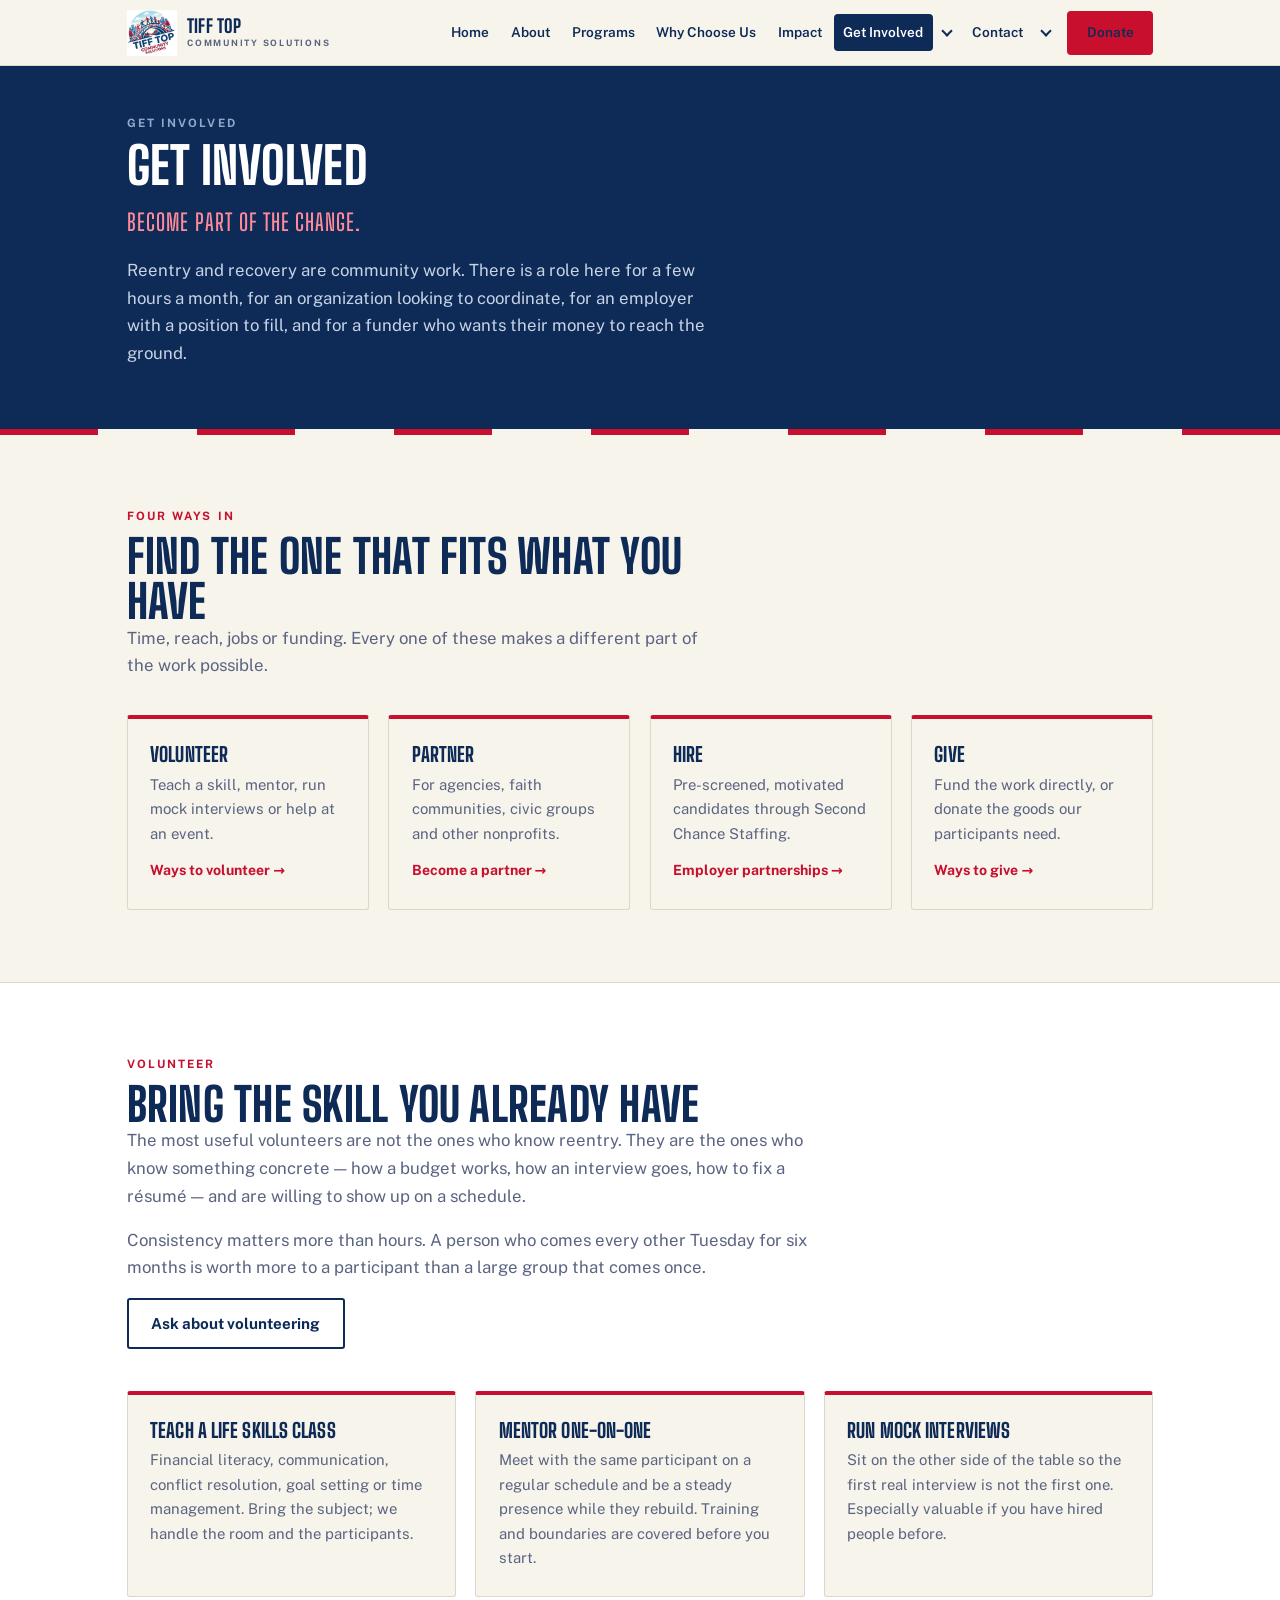
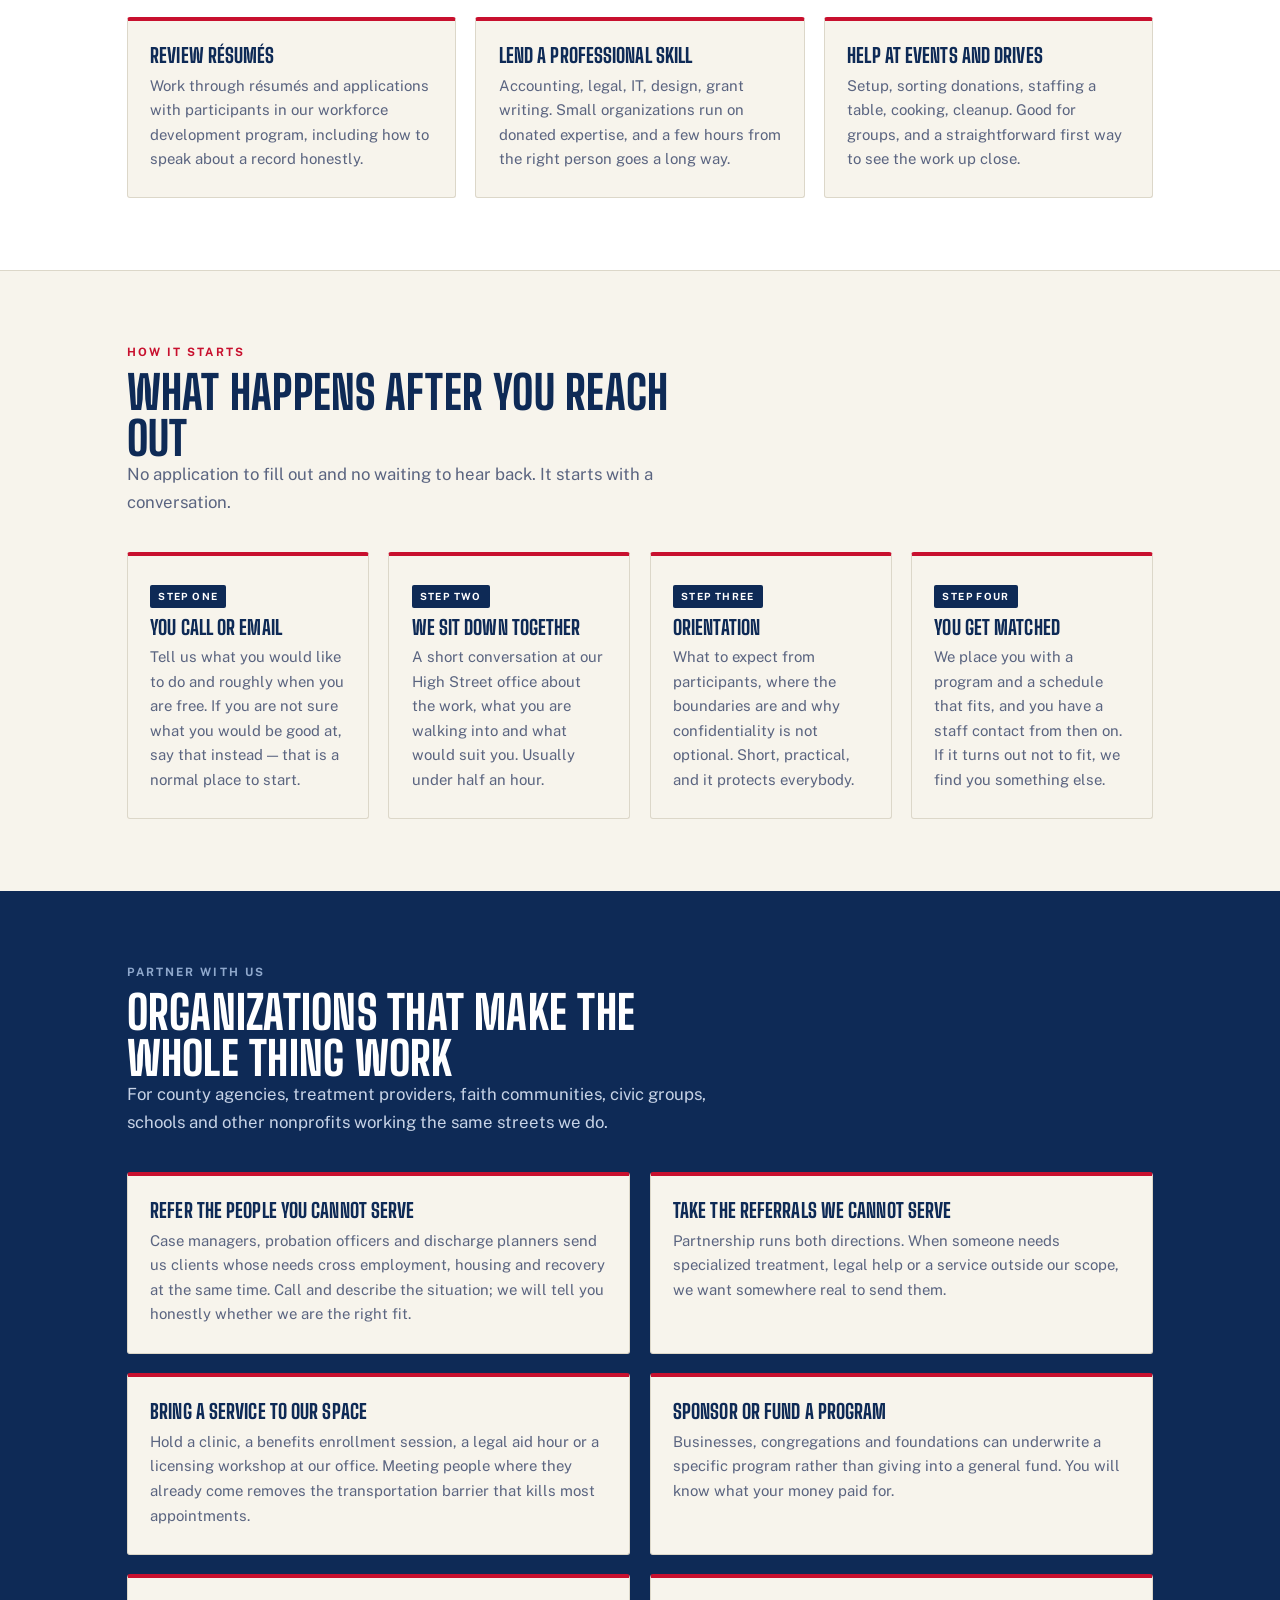
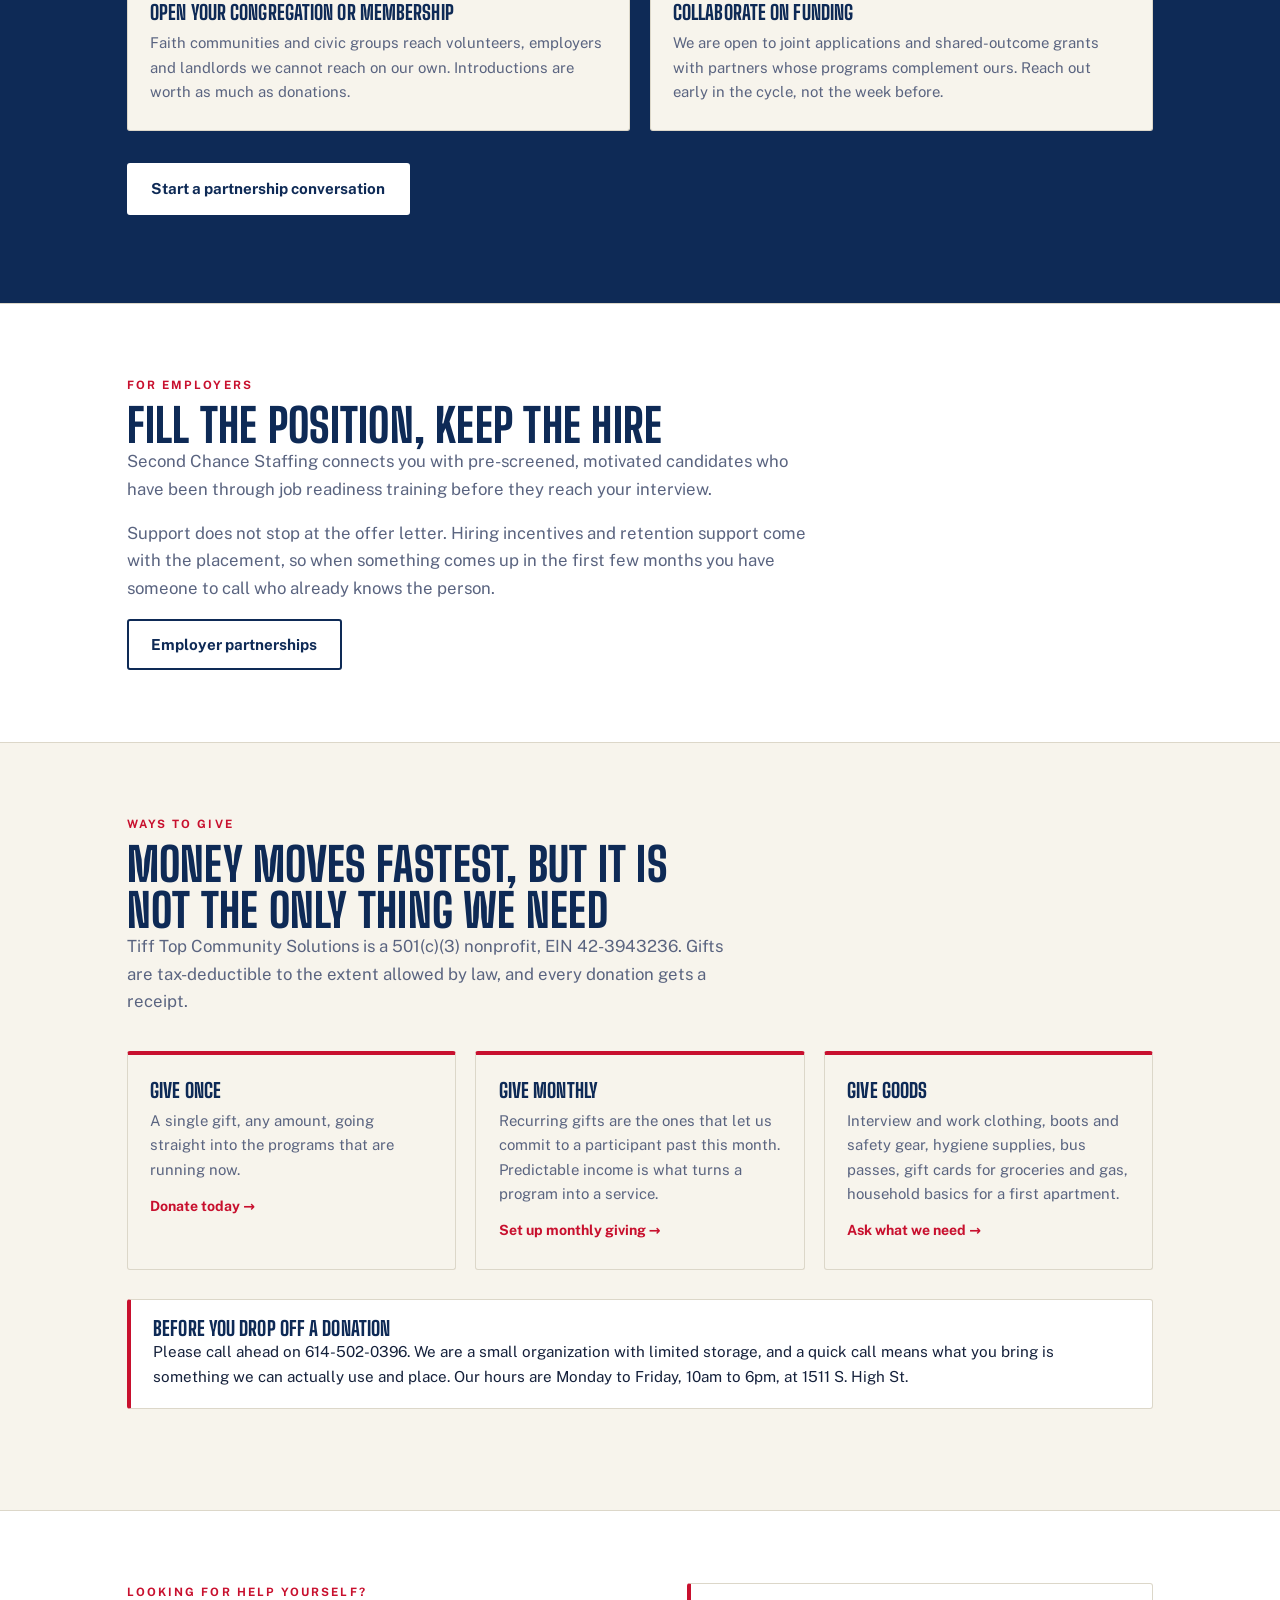
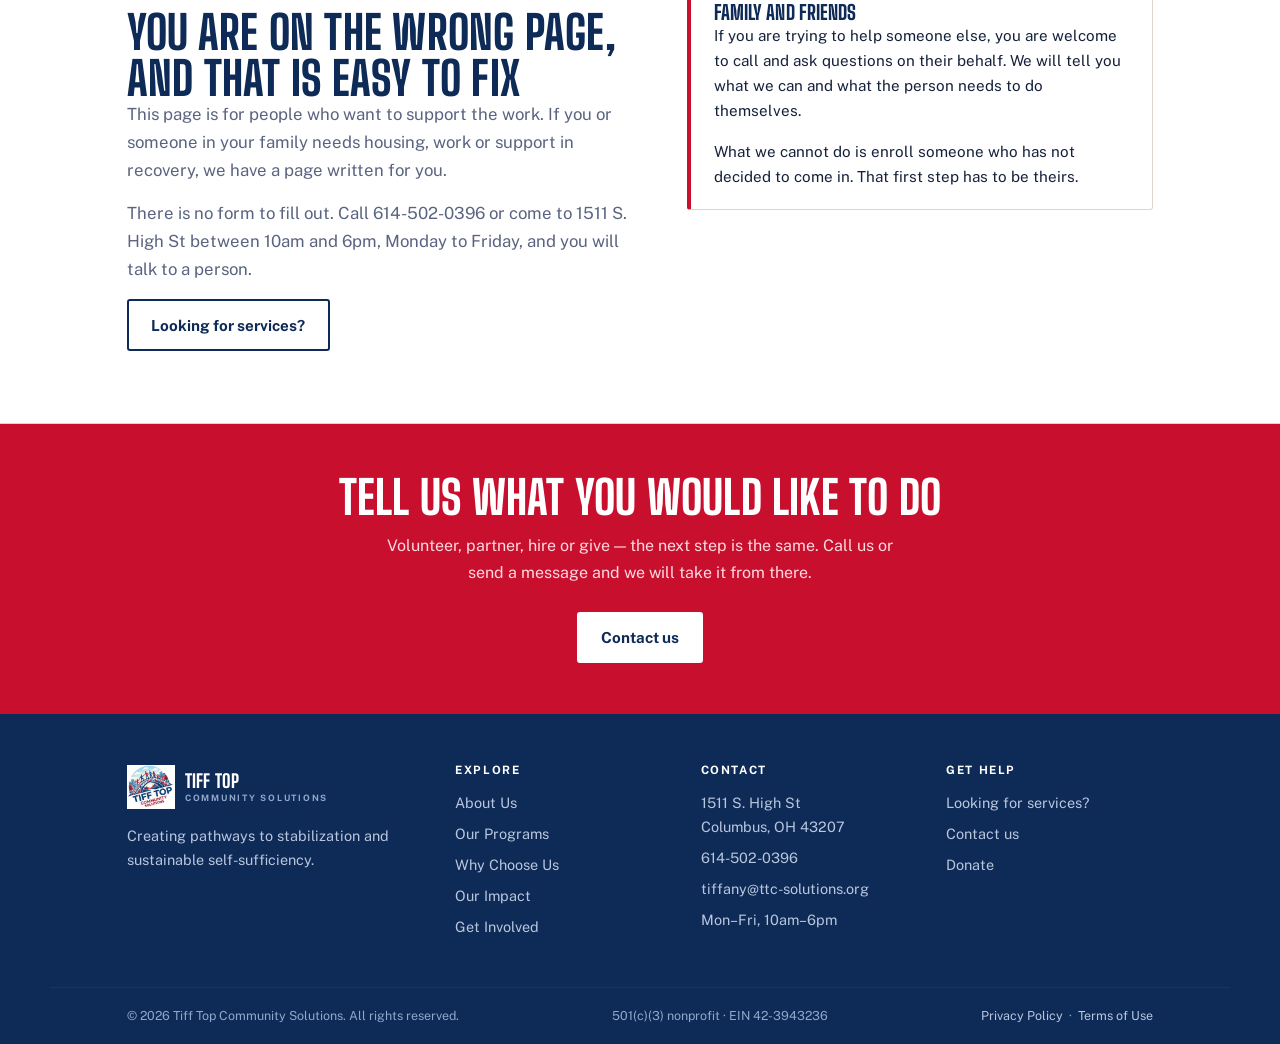
<file: get-involved.html>
<!DOCTYPE html>
<html lang="en">
<head>
<meta charset="utf-8">
<meta name="viewport" content="width=device-width, initial-scale=1">
<title>Get Involved | Tiff Top Community Solutions</title>
<meta name="description" content="Volunteer, partner, sponsor a program, hire our participants or donate.">
<link rel="icon" href="assets/logo.png">
<link rel="preconnect" href="https://fonts.googleapis.com">
<link rel="preconnect" href="https://fonts.gstatic.com" crossorigin>
<link href="https://fonts.googleapis.com/css2?family=Big+Shoulders+Display:wght@500;600;700;800&family=Public+Sans:wght@400;500;600;700&display=swap" rel="stylesheet">
<link rel="stylesheet" href="css/style.css?v=3">
  <!-- Google tag (gtag.js) -->
  <script async src="https://www.googletagmanager.com/gtag/js?id=AW-18487396468"></script>
  <script>
    window.dataLayer = window.dataLayer || [];
    function gtag(){dataLayer.push(arguments);}
    gtag('js', new Date());

    gtag('config', 'AW-18487396468');
  </script>
</head>
<body>
<a class="skip" href="#main">Skip to main content</a>

<!-- =========================================================
     HEADER — this block is identical on every page.
     To change the menu, say: "update the nav on every page"
     ========================================================= -->
<header class="site-header">
  <div class="header-inner">
    <a class="brand" href="index.html">
      <img src="assets/logo.png" alt="Tiff Top Community Solutions logo">
      <span class="brand-name">
        <b>Tiff Top</b>
        <span>Community Solutions</span>
      </span>
    </a>
    <nav class="site-nav" id="siteNav" aria-label="Main menu">
      <a href="index.html">Home</a>
      <a href="about.html">About</a>
      <a href="programs.html">Programs</a>
      <a href="why-choose-us.html">Why Choose Us</a>
      <a href="impact.html">Impact</a>
      <div class="has-sub">
        <a href="get-involved.html" aria-current="page">Get Involved</a>
        <button class="sub-toggle" type="button" aria-expanded="false" aria-controls="sub-get-involved">
          <span class="sr-only">More under Get Involved</span>
        </button>
        <ul class="subnav" id="sub-get-involved">
          <li><a href="employers.html">Employer partnerships</a></li>
          <li><a href="donate.html">Donate</a></li>
        </ul>
      </div>
      <div class="has-sub">
        <a href="contact.html">Contact</a>
        <button class="sub-toggle" type="button" aria-expanded="false" aria-controls="sub-contact">
          <span class="sr-only">More under Contact</span>
        </button>
        <ul class="subnav" id="sub-contact">
          <li><a href="looking-for-services.html">Looking for services?</a></li>
        </ul>
      </div>
      <a class="btn btn-red" href="donate.html">Donate</a>
    </nav>
    <button class="nav-toggle" id="navToggle" aria-label="Open menu" aria-expanded="false" aria-controls="siteNav">
      <span></span><span></span><span></span>
    </button>
  </div>
</header>

<main id="main">

<!-- =========================================================
     HERO
     ========================================================= -->
<section class="hero hero-short">
  <div class="wrap">
    <span class="eyebrow">Get involved</span>
    <h1>Get Involved</h1>
    <p class="tagline">Become part of the change.</p>
    <p>Reentry and recovery are community work. There is a role here for a few hours a month,
       for an organization looking to coordinate, for an employer with a position to fill, and
       for a funder who wants their money to reach the ground.</p>
  </div>
  <div class="flagline" aria-hidden="true">
    <i></i><i></i><i></i><i></i><i></i><i></i><i></i><i></i><i></i><i></i><i></i><i></i><i></i>
  </div>
</section>

<!-- =========================================================
     FOUR WAYS IN — jump links down the page
     ========================================================= -->
<section class="section">
  <div class="wrap">
    <div class="section-head reveal">
      <span class="eyebrow">Four ways in</span>
      <h2>Find the one that fits what you have</h2>
      <p>Time, reach, jobs or funding. Every one of these makes a different part of the work
         possible.</p>
    </div>
    <div class="card-grid cols-4">

      <article class="card reveal">
        <h3>Volunteer</h3>
        <p>Teach a skill, mentor, run mock interviews or help at an event.</p>
        <a href="#volunteer">Ways to volunteer &rarr;</a>
      </article>

      <article class="card reveal">
        <h3>Partner</h3>
        <p>For agencies, faith communities, civic groups and other nonprofits.</p>
        <a href="#partner">Become a partner &rarr;</a>
      </article>

      <article class="card reveal">
        <h3>Hire</h3>
        <p>Pre-screened, motivated candidates through Second Chance Staffing.</p>
        <a href="#employers">Employer partnerships &rarr;</a>
      </article>

      <article class="card reveal">
        <h3>Give</h3>
        <p>Fund the work directly, or donate the goods our participants need.</p>
        <a href="#give">Ways to give &rarr;</a>
      </article>

    </div>
  </div>
</section>

<!-- =========================================================
     VOLUNTEER
     NOTE FOR RYAN: the six volunteer roles below are the ones
     that follow from our live programs. Confirm with Tiffany
     which she actually wants to recruit for right now, and say
     "change the volunteer roles" to swap any of them out.
     ========================================================= -->
<section class="section section-white" id="volunteer">
  <div class="wrap split reveal">
    <div>
      <span class="eyebrow">Volunteer</span>
      <h2>Bring the skill you already have</h2>
      <p>The most useful volunteers are not the ones who know reentry. They are the ones who know
         something concrete &mdash; how a budget works, how an interview goes, how to fix a
         r&eacute;sum&eacute; &mdash; and are willing to show up on a schedule.</p>
      <p>Consistency matters more than hours. A person who comes every other Tuesday for six months
         is worth more to a participant than a large group that comes once.</p>
      <a class="btn btn-outline" href="contact.html">Ask about volunteering</a>
    </div>
    <div class="photo-slot">
      <b>Photo needed</b>
      <span>A volunteer working one-on-one with a participant at a table, papers between them</span>
    </div>
  </div>

  <div class="wrap" style="margin-top:2.6rem">
    <div class="card-grid cols-3">

      <article class="card reveal">
        <h3>Teach a life skills class</h3>
        <p>Financial literacy, communication, conflict resolution, goal setting or time
           management. Bring the subject; we handle the room and the participants.</p>
      </article>

      <article class="card reveal">
        <h3>Mentor one-on-one</h3>
        <p>Meet with the same participant on a regular schedule and be a steady presence while
           they rebuild. Training and boundaries are covered before you start.</p>
      </article>

      <article class="card reveal">
        <h3>Run mock interviews</h3>
        <p>Sit on the other side of the table so the first real interview is not the first one.
           Especially valuable if you have hired people before.</p>
      </article>

      <article class="card reveal">
        <h3>Review r&eacute;sum&eacute;s</h3>
        <p>Work through r&eacute;sum&eacute;s and applications with participants in our workforce
           development program, including how to speak about a record honestly.</p>
      </article>

      <article class="card reveal">
        <h3>Lend a professional skill</h3>
        <p>Accounting, legal, IT, design, grant writing. Small organizations run on donated
           expertise, and a few hours from the right person goes a long way.</p>
      </article>

      <article class="card reveal">
        <h3>Help at events and drives</h3>
        <p>Setup, sorting donations, staffing a table, cooking, cleanup. Good for groups, and a
           straightforward first way to see the work up close.</p>
      </article>

    </div>
  </div>
</section>

<!-- =========================================================
     HOW VOLUNTEERING STARTS
     NOTE FOR RYAN: this describes a four-step process. Confirm
     with Tiffany whether volunteers need a background check or
     references, and how often orientation runs. If either is
     required, say "add background checks to the volunteer
     steps" and it will go into step three.
     ========================================================= -->
<section class="section">
  <div class="wrap">
    <div class="section-head reveal">
      <span class="eyebrow">How it starts</span>
      <h2>What happens after you reach out</h2>
      <p>No application to fill out and no waiting to hear back. It starts with a conversation.</p>
    </div>
    <div class="card-grid cols-4">

      <article class="card reveal">
        <span class="badge">Step one</span>
        <h3>You call or email</h3>
        <p>Tell us what you would like to do and roughly when you are free. If you are not sure
           what you would be good at, say that instead &mdash; that is a normal place to start.</p>
      </article>

      <article class="card reveal">
        <span class="badge">Step two</span>
        <h3>We sit down together</h3>
        <p>A short conversation at our High Street office about the work, what you are walking
           into and what would suit you. Usually under half an hour.</p>
      </article>

      <article class="card reveal">
        <span class="badge">Step three</span>
        <h3>Orientation</h3>
        <p>What to expect from participants, where the boundaries are and why confidentiality is
           not optional. Short, practical, and it protects everybody.</p>
      </article>

      <article class="card reveal">
        <span class="badge">Step four</span>
        <h3>You get matched</h3>
        <p>We place you with a program and a schedule that fits, and you have a staff contact
           from then on. If it turns out not to fit, we find you something else.</p>
      </article>

    </div>
  </div>
</section>

<!-- =========================================================
     PARTNER — navy band. Eyebrow and lead text use inline
     light-blue so they stay readable on the dark background.
     ========================================================= -->
<section class="section section-navy" id="partner">
  <div class="wrap">
    <div class="section-head reveal">
      <span class="eyebrow" style="color:#8FA8CC">Partner with us</span>
      <h2>Organizations that make the whole thing work</h2>
      <p style="color:#C7D3E6">For county agencies, treatment providers, faith communities, civic
         groups, schools and other nonprofits working the same streets we do.</p>
    </div>
    <div class="card-grid cols-2">

      <article class="card reveal">
        <h3>Refer the people you cannot serve</h3>
        <p>Case managers, probation officers and discharge planners send us clients whose needs
           cross employment, housing and recovery at the same time. Call and describe the
           situation; we will tell you honestly whether we are the right fit.</p>
      </article>

      <article class="card reveal">
        <h3>Take the referrals we cannot serve</h3>
        <p>Partnership runs both directions. When someone needs specialized treatment, legal help
           or a service outside our scope, we want somewhere real to send them.</p>
      </article>

      <article class="card reveal">
        <h3>Bring a service to our space</h3>
        <p>Hold a clinic, a benefits enrollment session, a legal aid hour or a licensing
           workshop at our office. Meeting people where they already come removes the
           transportation barrier that kills most appointments.</p>
      </article>

      <article class="card reveal">
        <h3>Sponsor or fund a program</h3>
        <p>Businesses, congregations and foundations can underwrite a specific program rather
           than giving into a general fund. You will know what your money paid for.</p>
      </article>

      <article class="card reveal">
        <h3>Open your congregation or membership</h3>
        <p>Faith communities and civic groups reach volunteers, employers and landlords we
           cannot reach on our own. Introductions are worth as much as donations.</p>
      </article>

      <article class="card reveal">
        <h3>Collaborate on funding</h3>
        <p>We are open to joint applications and shared-outcome grants with partners whose
           programs complement ours. Reach out early in the cycle, not the week before.</p>
      </article>

    </div>
    <p style="margin-top:2rem">
      <a class="btn btn-white" href="contact.html">Start a partnership conversation</a>
    </p>
  </div>
</section>

<!-- =========================================================
     EMPLOYERS — short teaser, full detail on employers.html
     ========================================================= -->
<section class="section section-white" id="employers">
  <div class="wrap split reveal">
    <div class="photo-slot">
      <b>Photo needed</b>
      <span>Handshake at the end of a job interview, or a first day on a partner worksite</span>
    </div>
    <div>
      <span class="eyebrow">For employers</span>
      <h2>Fill the position, keep the hire</h2>
      <p>Second Chance Staffing connects you with pre-screened, motivated candidates who have
         been through job readiness training before they reach your interview.</p>
      <p>Support does not stop at the offer letter. Hiring incentives and retention support come
         with the placement, so when something comes up in the first few months you have someone
         to call who already knows the person.</p>
      <a class="btn btn-outline" href="employers.html">Employer partnerships</a>
    </div>
  </div>
</section>

<!-- =========================================================
     GIVE
     NOTE FOR RYAN: the in-kind list is the standard set of
     reentry needs. Confirm with Tiffany what she actually has
     room to store and wants right now, then say "update the
     in-kind list".
     ========================================================= -->
<section class="section" id="give">
  <div class="wrap">
    <div class="section-head reveal">
      <span class="eyebrow">Ways to give</span>
      <h2>Money moves fastest, but it is not the only thing we need</h2>
      <p>Tiff Top Community Solutions is a 501(c)(3) nonprofit, EIN 42-3943236. Gifts are
         tax-deductible to the extent allowed by law, and every donation gets a receipt.</p>
    </div>
    <div class="card-grid cols-3">

      <article class="card reveal">
        <h3>Give once</h3>
        <p>A single gift, any amount, going straight into the programs that are running now.</p>
        <a href="donate.html">Donate today &rarr;</a>
      </article>

      <article class="card reveal">
        <h3>Give monthly</h3>
        <p>Recurring gifts are the ones that let us commit to a participant past this month.
           Predictable income is what turns a program into a service.</p>
        <a href="donate.html">Set up monthly giving &rarr;</a>
      </article>

      <article class="card reveal">
        <h3>Give goods</h3>
        <p>Interview and work clothing, boots and safety gear, hygiene supplies, bus passes,
           gift cards for groceries and gas, household basics for a first apartment.</p>
        <a href="contact.html">Ask what we need &rarr;</a>
      </article>

    </div>

    <div class="note reveal">
      <h3>Before you drop off a donation</h3>
      <p>Please call ahead on 614-502-0396. We are a small organization with limited storage, and
         a quick call means what you bring is something we can actually use and place. Our hours
         are Monday to Friday, 10am to 6pm, at 1511 S. High St.</p>
    </div>
  </div>
</section>

<!-- =========================================================
     LOOKING FOR SERVICES — this page draws people who need
     help, not just people offering it. Send them somewhere
     useful rather than letting them bounce.
     ========================================================= -->
<section class="section section-white">
  <div class="wrap split split-top reveal">
    <div>
      <span class="eyebrow">Looking for help yourself?</span>
      <h2>You are on the wrong page, and that is easy to fix</h2>
      <p>This page is for people who want to support the work. If you or someone in your family
         needs housing, work or support in recovery, we have a page written for you.</p>
      <p>There is no form to fill out. Call 614-502-0396 or come to 1511 S. High St between 10am
         and 6pm, Monday to Friday, and you will talk to a person.</p>
      <a class="btn btn-outline" href="looking-for-services.html">Looking for services?</a>
    </div>
    <div class="note" style="margin:0">
      <h3>Family and friends</h3>
      <p>If you are trying to help someone else, you are welcome to call and ask questions on
         their behalf. We will tell you what we can and what the person needs to do themselves.</p>
      <p>What we cannot do is enroll someone who has not decided to come in. That first step has
         to be theirs.</p>
    </div>
  </div>
</section>

<!-- =========================================================
     CTA
     ========================================================= -->
<section class="cta-band">
  <div class="wrap">
    <h2>Tell us what you would like to do</h2>
    <p>Volunteer, partner, hire or give &mdash; the next step is the same. Call us or send a
       message and we will take it from there.</p>
    <a class="btn btn-white" href="contact.html">Contact us</a>
  </div>
</section>

</main>

<!-- =========================================================
     FOOTER — identical on every page
     ========================================================= -->
<footer class="site-footer">
  <div class="footer-top">
    <div>
      <a class="brand" href="index.html" style="margin-bottom:.9rem">
        <img src="assets/logo.png" alt="" style="height:44px">
        <span class="brand-name"><b>Tiff Top</b><span>Community Solutions</span></span>
      </a>
      <p>Creating pathways to stabilization and sustainable self-sufficiency.</p>
    </div>
    <div>
      <h4>Explore</h4>
      <ul>
        <li><a href="about.html">About Us</a></li>
        <li><a href="programs.html">Our Programs</a></li>
        <li><a href="why-choose-us.html">Why Choose Us</a></li>
        <li><a href="impact.html">Our Impact</a></li>
        <li><a href="get-involved.html">Get Involved</a></li>
      </ul>
    </div>
    <div>
      <h4>Contact</h4>
      <ul>
        <li>1511 S. High St<br>Columbus, OH 43207</li>
        <li><a href="tel:6145020396">614-502-0396</a></li>
        <li><a href="mailto:tiffany@ttc-solutions.org">tiffany@ttc-solutions.org</a></li>
        <li>Mon&ndash;Fri, 10am&ndash;6pm</li>
      </ul>
    </div>
    <div>
      <h4>Get help</h4>
      <ul>
        <li><a href="looking-for-services.html">Looking for services?</a></li>
        <li><a href="contact.html">Contact us</a></li>
        <li><a href="donate.html">Donate</a></li>
      </ul>
    </div>
  </div>
  <div class="footer-bar">
    <span>&copy; 2026 Tiff Top Community Solutions. All rights reserved.</span>
    <span>501(c)(3) nonprofit &middot; EIN 42-3943236</span>
    <span><a href="privacy.html">Privacy Policy</a> &nbsp;&middot;&nbsp; <a href="terms.html">Terms of Use</a></span>
  </div>
</footer>

<!-- =========================================================
     SCRIPTS — mobile menu + scroll animation
     ========================================================= -->
<script>
document.documentElement.classList.add('js');

/* close every drop-down in the main menu */
function closeSubmenus(except){
  document.querySelectorAll('.has-sub').forEach(function(group){
    if(group === except) return;
    var button = group.querySelector('.sub-toggle');
    /* if focus is sitting inside the menu we are about to hide, move it
       back to the button so keyboard users do not lose their place */
    if(group.contains(document.activeElement) && button &&
       document.activeElement !== button){ button.focus(); }
    group.classList.remove('is-open');
    if(button) button.setAttribute('aria-expanded','false');
  });
}

/* mobile menu open/close */
var toggle = document.getElementById('navToggle');
var nav = document.getElementById('siteNav');
if(toggle && nav){
  toggle.addEventListener('click', function(){
    var open = nav.classList.toggle('is-open');
    toggle.setAttribute('aria-expanded', open);
    toggle.setAttribute('aria-label', open ? 'Close menu' : 'Open menu');
    if(!open) closeSubmenus();
  });
}

/* drop-down menus — the chevron buttons next to Get Involved and Contact */
document.querySelectorAll('.sub-toggle').forEach(function(button){
  button.addEventListener('click', function(){
    var group = button.parentNode;
    var open = !group.classList.contains('is-open');
    closeSubmenus(group);
    group.classList.toggle('is-open', open);
    button.setAttribute('aria-expanded', open ? 'true' : 'false');
  });
});

/* click anywhere else, or press Escape, to close them */
document.addEventListener('click', function(e){
  if(!e.target.closest || !e.target.closest('.has-sub')) closeSubmenus();
});
document.addEventListener('keydown', function(e){
  if(e.key === 'Escape' || e.key === 'Esc') closeSubmenus();
});

/* fade sections in as you scroll */
if('IntersectionObserver' in window){
  var io = new IntersectionObserver(function(entries){
    entries.forEach(function(e){
      if(e.isIntersecting){ e.target.classList.add('is-visible'); io.unobserve(e.target); }
    });
  }, {threshold:.12});
  document.querySelectorAll('.reveal').forEach(function(el){ io.observe(el); });
} else {
  document.querySelectorAll('.reveal').forEach(function(el){ el.classList.add('is-visible'); });
}
</script>
</body>
</html>
</file>
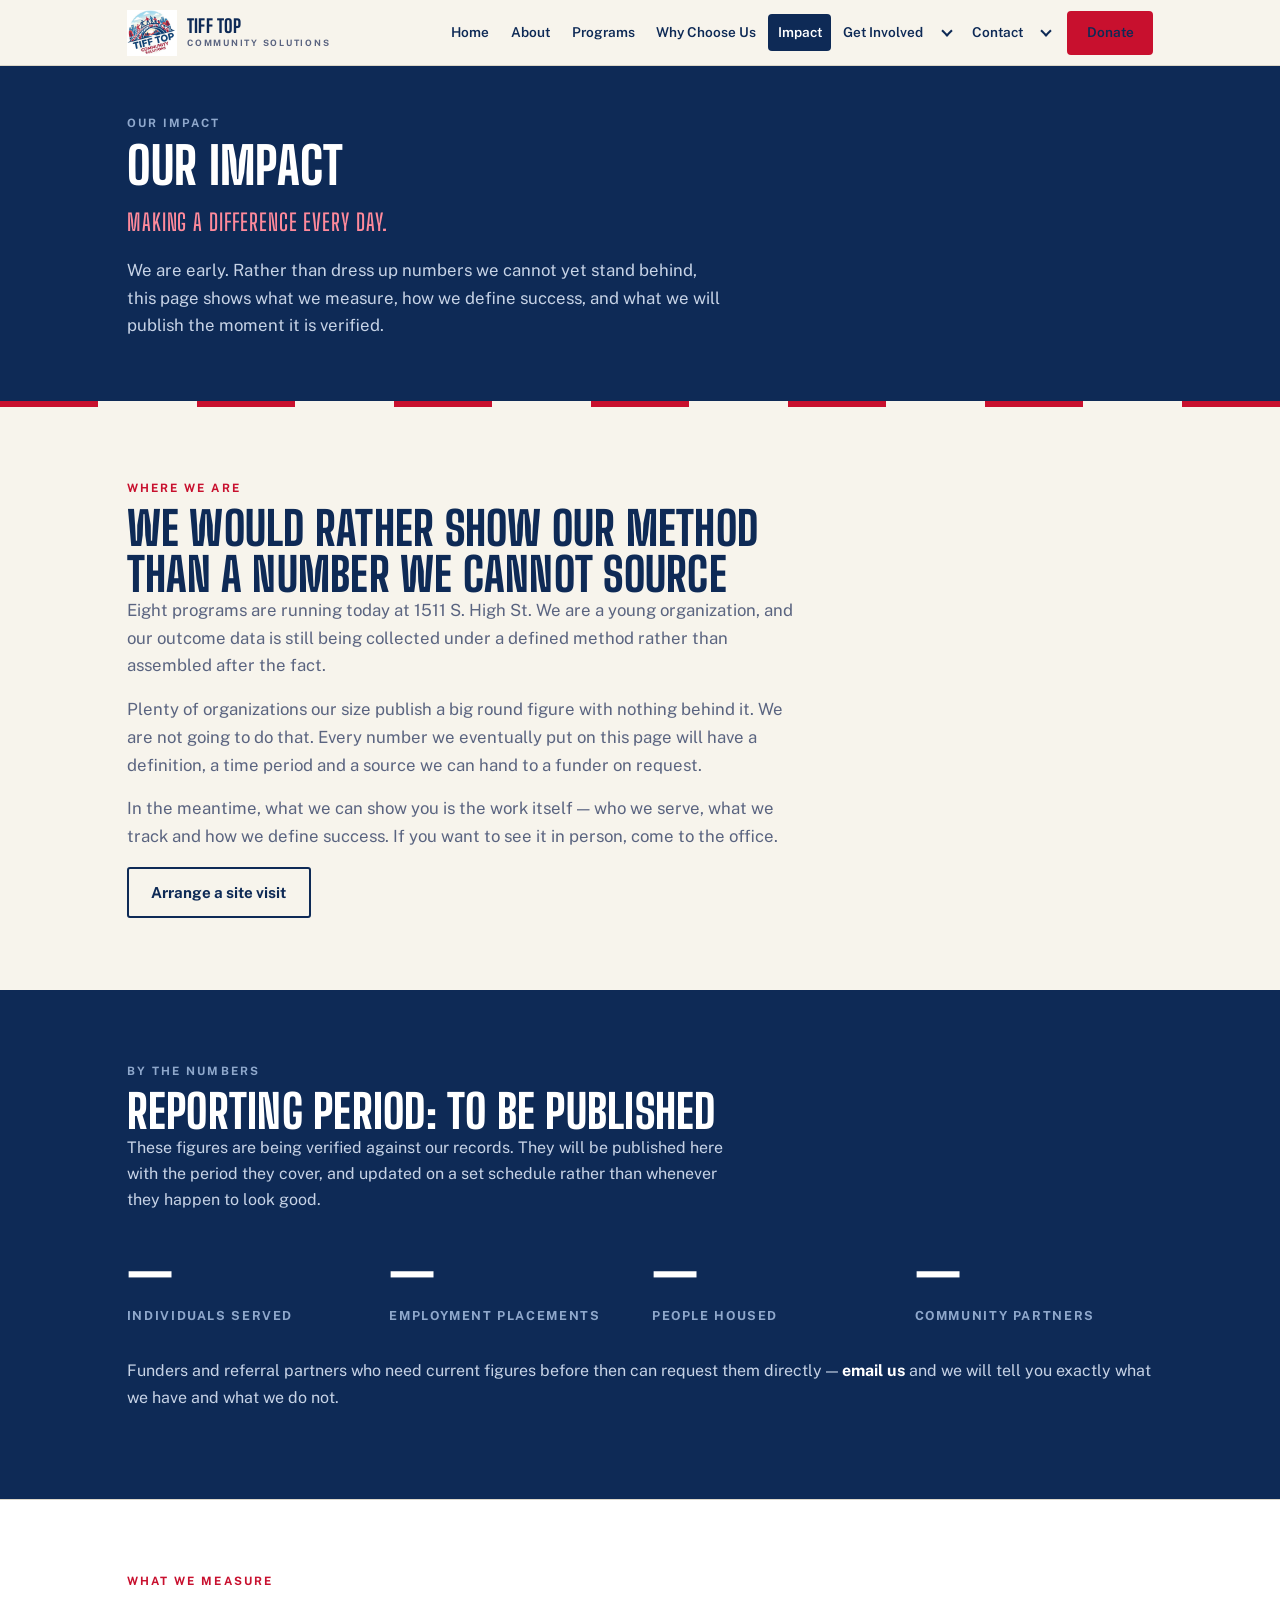
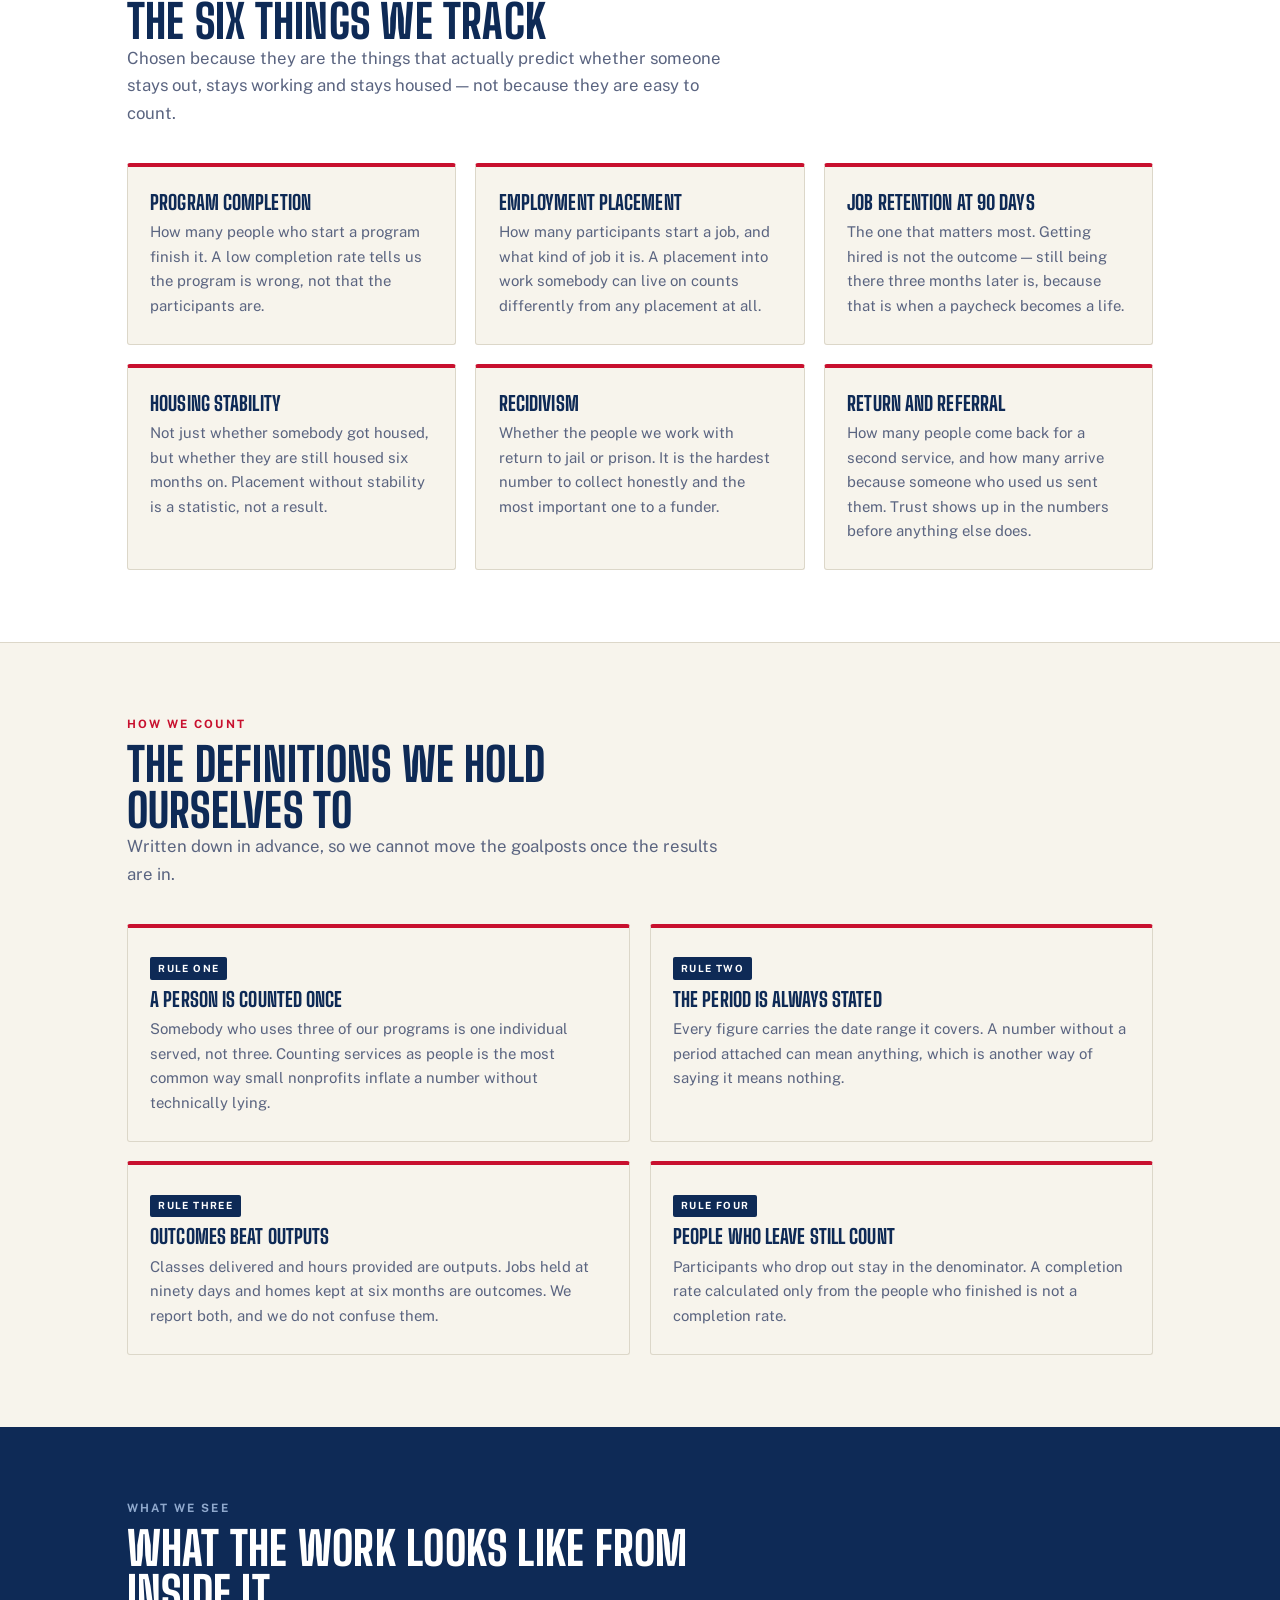
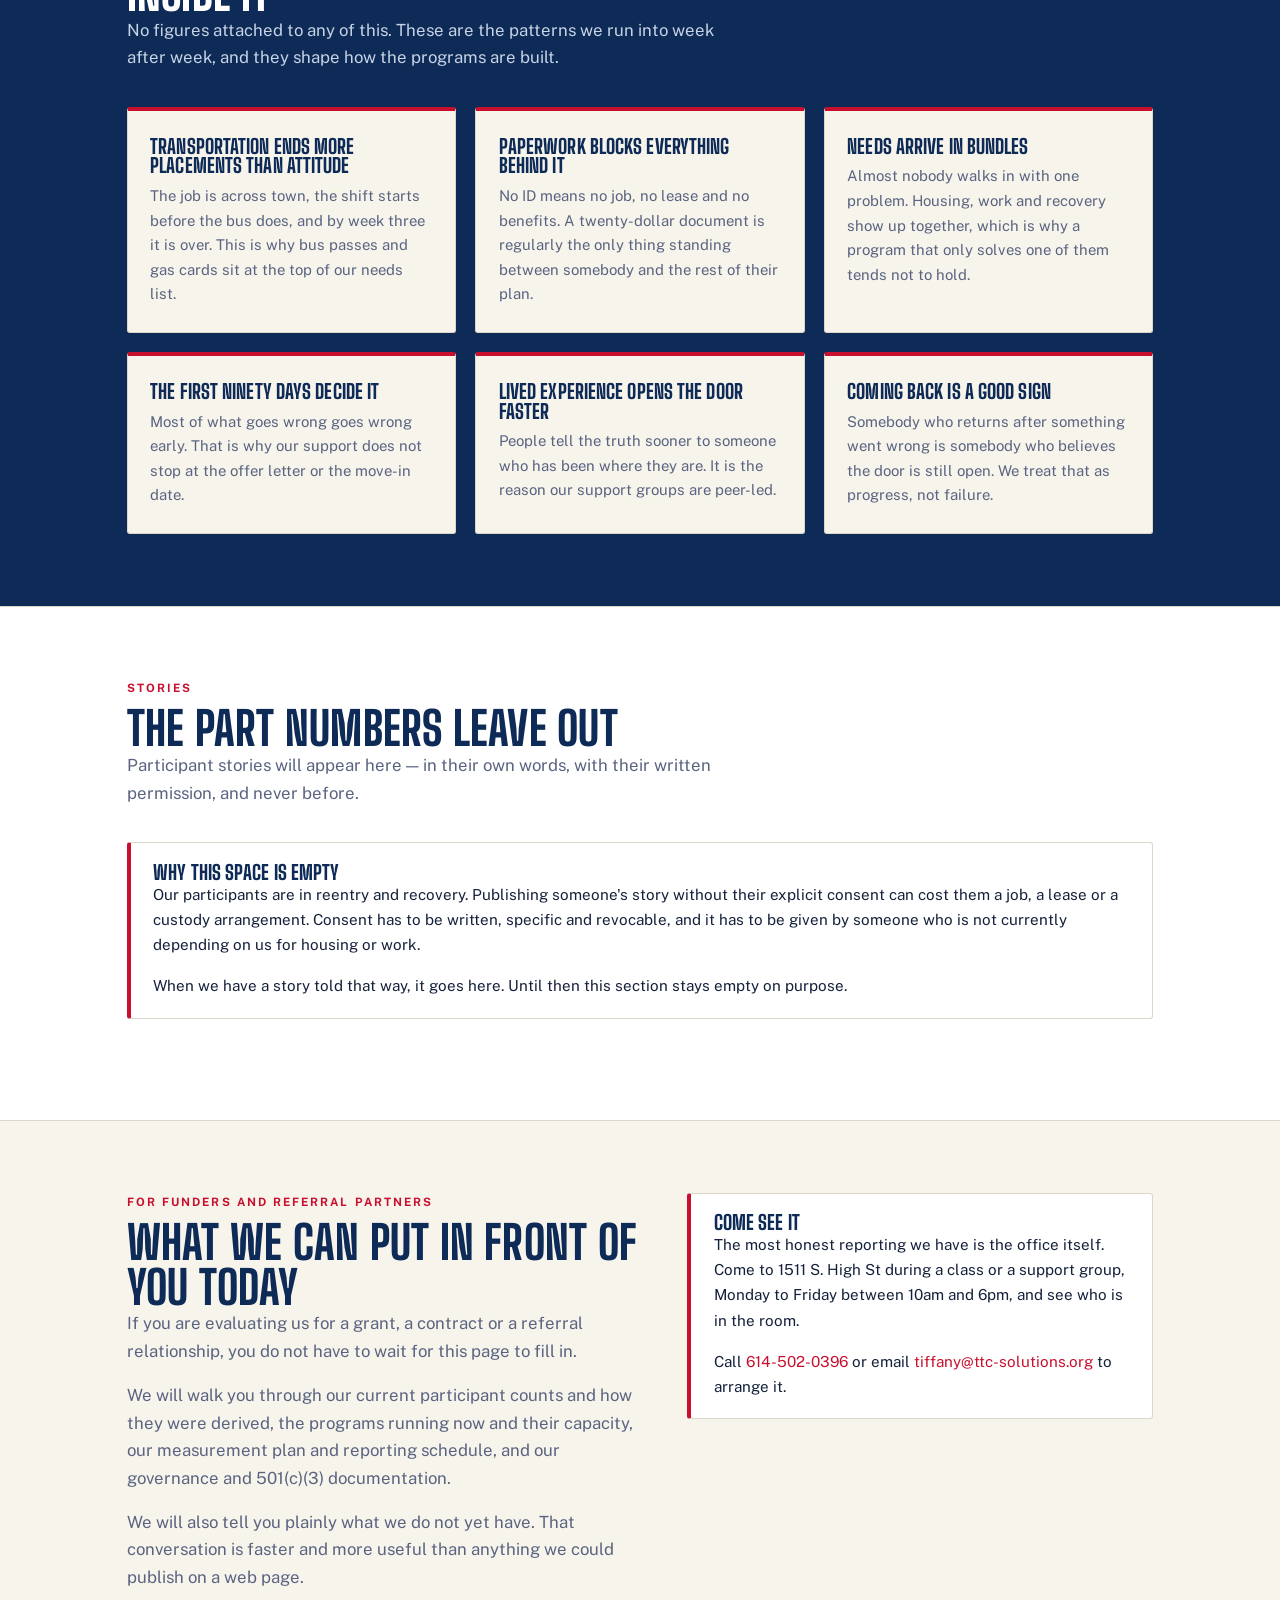
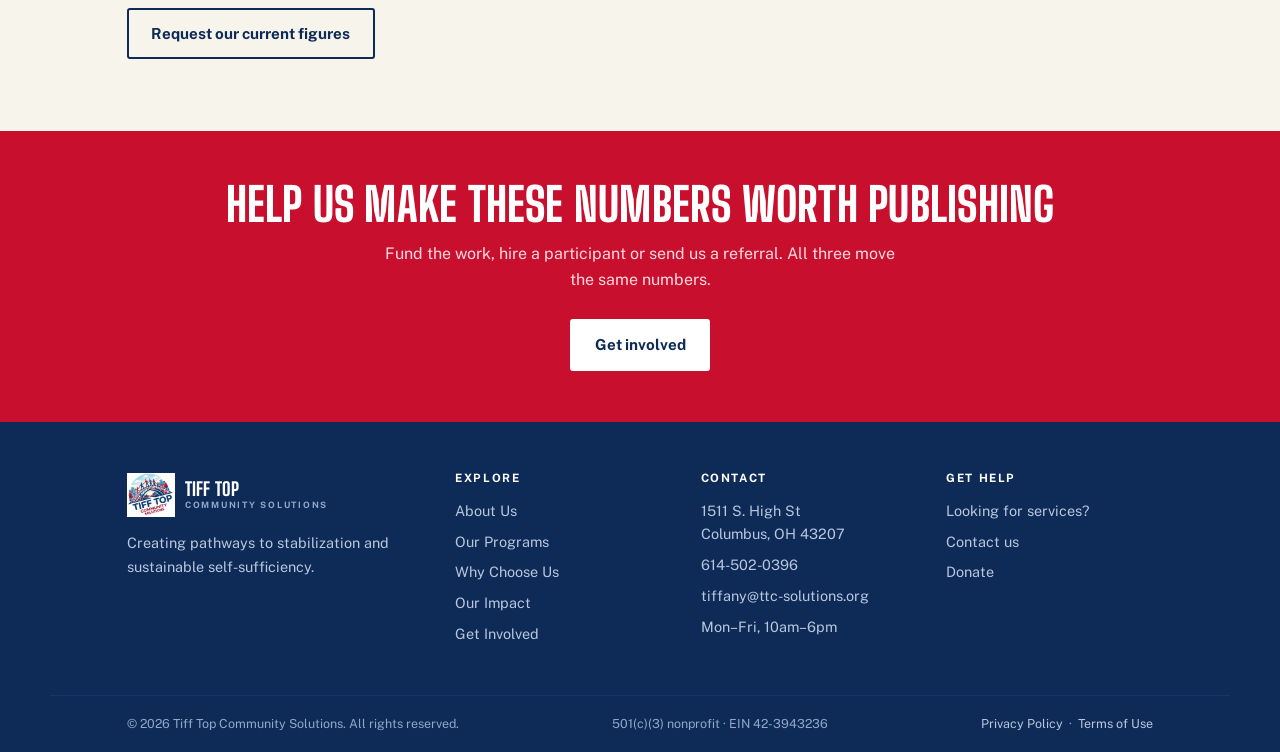
<file: impact.html>
<!DOCTYPE html>
<html lang="en">
<head>
<meta charset="utf-8">
<meta name="viewport" content="width=device-width, initial-scale=1">
<title>Our Impact | Tiff Top Community Solutions</title>
<meta name="description" content="Outcomes and success stories from Tiff Top Community Solutions in Central Ohio.">
<link rel="icon" href="assets/logo.png">
<link rel="preconnect" href="https://fonts.googleapis.com">
<link rel="preconnect" href="https://fonts.gstatic.com" crossorigin>
<link href="https://fonts.googleapis.com/css2?family=Big+Shoulders+Display:wght@500;600;700;800&family=Public+Sans:wght@400;500;600;700&display=swap" rel="stylesheet">
<link rel="stylesheet" href="css/style.css?v=3">
  <!-- Google tag (gtag.js) -->
  <script async src="https://www.googletagmanager.com/gtag/js?id=AW-18487396468"></script>
  <script>
    window.dataLayer = window.dataLayer || [];
    function gtag(){dataLayer.push(arguments);}
    gtag('js', new Date());

    gtag('config', 'AW-18487396468');
  </script>
</head>
<body>
<a class="skip" href="#main">Skip to main content</a>

<!-- =========================================================
     HEADER — this block is identical on every page.
     To change the menu, say: "update the nav on every page"
     ========================================================= -->
<header class="site-header">
  <div class="header-inner">
    <a class="brand" href="index.html">
      <img src="assets/logo.png" alt="Tiff Top Community Solutions logo">
      <span class="brand-name">
        <b>Tiff Top</b>
        <span>Community Solutions</span>
      </span>
    </a>
    <nav class="site-nav" id="siteNav" aria-label="Main menu">
      <a href="index.html">Home</a>
      <a href="about.html">About</a>
      <a href="programs.html">Programs</a>
      <a href="why-choose-us.html">Why Choose Us</a>
      <a href="impact.html" aria-current="page">Impact</a>
      <div class="has-sub">
        <a href="get-involved.html">Get Involved</a>
        <button class="sub-toggle" type="button" aria-expanded="false" aria-controls="sub-get-involved">
          <span class="sr-only">More under Get Involved</span>
        </button>
        <ul class="subnav" id="sub-get-involved">
          <li><a href="employers.html">Employer partnerships</a></li>
          <li><a href="donate.html">Donate</a></li>
        </ul>
      </div>
      <div class="has-sub">
        <a href="contact.html">Contact</a>
        <button class="sub-toggle" type="button" aria-expanded="false" aria-controls="sub-contact">
          <span class="sr-only">More under Contact</span>
        </button>
        <ul class="subnav" id="sub-contact">
          <li><a href="looking-for-services.html">Looking for services?</a></li>
        </ul>
      </div>
      <a class="btn btn-red" href="donate.html">Donate</a>
    </nav>
    <button class="nav-toggle" id="navToggle" aria-label="Open menu" aria-expanded="false" aria-controls="siteNav">
      <span></span><span></span><span></span>
    </button>
  </div>
</header>

<main id="main">

<!-- =========================================================
     HERO
     ========================================================= -->
<section class="hero hero-short">
  <div class="wrap">
    <span class="eyebrow">Our impact</span>
    <h1>Our Impact</h1>
    <p class="tagline">Making a difference every day.</p>
    <p>We are early. Rather than dress up numbers we cannot yet stand behind, this page shows
       what we measure, how we define success, and what we will publish the moment it is
       verified.</p>
  </div>
  <div class="flagline" aria-hidden="true">
    <i></i><i></i><i></i><i></i><i></i><i></i><i></i><i></i><i></i><i></i><i></i><i></i><i></i>
  </div>
</section>

<!-- =========================================================
     THE HONEST STATEMENT
     This section is the reason the page works without numbers.
     A funder who reads "we are early and here is our
     measurement plan" trusts us more than one who reads a
     round figure with no source. Do not soften this.
     ========================================================= -->
<section class="section">
  <div class="wrap split reveal">
    <div>
      <span class="eyebrow">Where we are</span>
      <h2>We would rather show our method than a number we cannot source</h2>
      <p>Eight programs are running today at 1511 S. High St. We are a young organization, and
         our outcome data is still being collected under a defined method rather than assembled
         after the fact.</p>
      <p>Plenty of organizations our size publish a big round figure with nothing behind it.
         We are not going to do that. Every number we eventually put on this page will have a
         definition, a time period and a source we can hand to a funder on request.</p>
      <p>In the meantime, what we can show you is the work itself &mdash; who we serve, what we
         track and how we define success. If you want to see it in person, come to the office.</p>
      <a class="btn btn-outline" href="contact.html">Arrange a site visit</a>
    </div>
    <div class="photo-slot">
      <b>Photo needed</b>
      <span>A group session or workshop in progress &mdash; backs of heads are fine, no releases needed</span>
    </div>
  </div>
</section>

<!-- =========================================================
     THE NUMBERS — em dashes on purpose.
     NOTE FOR RYAN: do not let anyone talk you into filling
     these in with estimates. The moment Tiffany has verified
     counts with a date range attached, say "add the impact
     numbers" and give them over. If she would rather not
     publish numbers at all yet, say "remove the numbers band
     from the impact page" and this section comes out cleanly.
     ========================================================= -->
<section class="section section-navy">
  <div class="wrap reveal">
    <span class="eyebrow" style="color:#8FA8CC">By the numbers</span>
    <h2>Reporting period: to be published</h2>
    <p style="color:#C7D3E6;max-width:60ch">These figures are being verified against our
       records. They will be published here with the period they cover, and updated on a
       set schedule rather than whenever they happen to look good.</p>
    <div class="stats">
      <div class="stat">
        <div class="stat-number">&mdash;</div>
        <div class="stat-label">Individuals served</div>
      </div>
      <div class="stat">
        <div class="stat-number">&mdash;</div>
        <div class="stat-label">Employment placements</div>
      </div>
      <div class="stat">
        <div class="stat-number">&mdash;</div>
        <div class="stat-label">People housed</div>
      </div>
      <div class="stat">
        <div class="stat-number">&mdash;</div>
        <div class="stat-label">Community partners</div>
      </div>
    </div>
    <p style="margin-top:2rem;color:#C7D3E6">Funders and referral partners who need current
       figures before then can request them directly &mdash;
       <a href="mailto:tiffany@ttc-solutions.org" style="color:#fff"><strong>email us</strong></a>
       and we will tell you exactly what we have and what we do not.</p>
  </div>
</section>

<!-- =========================================================
     WHAT WE MEASURE
     ========================================================= -->
<section class="section section-white">
  <div class="wrap">
    <div class="section-head reveal">
      <span class="eyebrow">What we measure</span>
      <h2>The six things we track</h2>
      <p>Chosen because they are the things that actually predict whether someone stays out,
         stays working and stays housed &mdash; not because they are easy to count.</p>
    </div>
    <div class="card-grid cols-3">

      <article class="card reveal">
        <h3>Program completion</h3>
        <p>How many people who start a program finish it. A low completion rate tells us the
           program is wrong, not that the participants are.</p>
      </article>

      <article class="card reveal">
        <h3>Employment placement</h3>
        <p>How many participants start a job, and what kind of job it is. A placement into work
           somebody can live on counts differently from any placement at all.</p>
      </article>

      <article class="card reveal">
        <h3>Job retention at 90 days</h3>
        <p>The one that matters most. Getting hired is not the outcome &mdash; still being there
           three months later is, because that is when a paycheck becomes a life.</p>
      </article>

      <article class="card reveal">
        <h3>Housing stability</h3>
        <p>Not just whether somebody got housed, but whether they are still housed six months
           on. Placement without stability is a statistic, not a result.</p>
      </article>

      <article class="card reveal">
        <h3>Recidivism</h3>
        <p>Whether the people we work with return to jail or prison. It is the hardest number to
           collect honestly and the most important one to a funder.</p>
      </article>

      <article class="card reveal">
        <h3>Return and referral</h3>
        <p>How many people come back for a second service, and how many arrive because someone
           who used us sent them. Trust shows up in the numbers before anything else does.</p>
      </article>

    </div>
  </div>
</section>

<!-- =========================================================
     HOW WE DEFINE SUCCESS
     ========================================================= -->
<section class="section">
  <div class="wrap">
    <div class="section-head reveal">
      <span class="eyebrow">How we count</span>
      <h2>The definitions we hold ourselves to</h2>
      <p>Written down in advance, so we cannot move the goalposts once the results are in.</p>
    </div>
    <div class="card-grid cols-2">

      <article class="card reveal">
        <span class="badge">Rule one</span>
        <h3>A person is counted once</h3>
        <p>Somebody who uses three of our programs is one individual served, not three. Counting
           services as people is the most common way small nonprofits inflate a number without
           technically lying.</p>
      </article>

      <article class="card reveal">
        <span class="badge">Rule two</span>
        <h3>The period is always stated</h3>
        <p>Every figure carries the date range it covers. A number without a period attached can
           mean anything, which is another way of saying it means nothing.</p>
      </article>

      <article class="card reveal">
        <span class="badge">Rule three</span>
        <h3>Outcomes beat outputs</h3>
        <p>Classes delivered and hours provided are outputs. Jobs held at ninety days and homes
           kept at six months are outcomes. We report both, and we do not confuse them.</p>
      </article>

      <article class="card reveal">
        <span class="badge">Rule four</span>
        <h3>People who leave still count</h3>
        <p>Participants who drop out stay in the denominator. A completion rate calculated only
           from the people who finished is not a completion rate.</p>
      </article>

    </div>
  </div>
</section>

<!-- =========================================================
     WHAT WE SEE — qualitative, and true today. Nothing here
     claims a quantity.
     ========================================================= -->
<section class="section section-navy">
  <div class="wrap">
    <div class="section-head reveal">
      <span class="eyebrow" style="color:#8FA8CC">What we see</span>
      <h2>What the work looks like from inside it</h2>
      <p style="color:#C7D3E6">No figures attached to any of this. These are the patterns we run
         into week after week, and they shape how the programs are built.</p>
    </div>
    <div class="card-grid cols-3">

      <article class="card reveal">
        <h3>Transportation ends more placements than attitude</h3>
        <p>The job is across town, the shift starts before the bus does, and by week three it is
           over. This is why bus passes and gas cards sit at the top of our needs list.</p>
      </article>

      <article class="card reveal">
        <h3>Paperwork blocks everything behind it</h3>
        <p>No ID means no job, no lease and no benefits. A twenty-dollar document is regularly
           the only thing standing between somebody and the rest of their plan.</p>
      </article>

      <article class="card reveal">
        <h3>Needs arrive in bundles</h3>
        <p>Almost nobody walks in with one problem. Housing, work and recovery show up together,
           which is why a program that only solves one of them tends not to hold.</p>
      </article>

      <article class="card reveal">
        <h3>The first ninety days decide it</h3>
        <p>Most of what goes wrong goes wrong early. That is why our support does not stop at
           the offer letter or the move-in date.</p>
      </article>

      <article class="card reveal">
        <h3>Lived experience opens the door faster</h3>
        <p>People tell the truth sooner to someone who has been where they are. It is the
           reason our support groups are peer-led.</p>
      </article>

      <article class="card reveal">
        <h3>Coming back is a good sign</h3>
        <p>Somebody who returns after something went wrong is somebody who believes the door is
           still open. We treat that as progress, not failure.</p>
      </article>

    </div>
  </div>
</section>

<!-- =========================================================
     STORIES
     NOTE FOR RYAN: leave this empty until you have a real
     story with signed, written permission from the person in
     it. Never use a real name, photo or identifying detail
     without it, and never invent a composite. A funder or a
     journalist who catches a made-up participant story ends
     the organization's credibility in one afternoon.
     When you have one, say "add a participant story".
     ========================================================= -->
<section class="section section-white">
  <div class="wrap">
    <div class="section-head reveal">
      <span class="eyebrow">Stories</span>
      <h2>The part numbers leave out</h2>
      <p>Participant stories will appear here &mdash; in their own words, with their written
         permission, and never before.</p>
    </div>
    <div class="note reveal">
      <h3>Why this space is empty</h3>
      <p>Our participants are in reentry and recovery. Publishing someone's story without their
         explicit consent can cost them a job, a lease or a custody arrangement. Consent has to
         be written, specific and revocable, and it has to be given by someone who is not
         currently depending on us for housing or work.</p>
      <p>When we have a story told that way, it goes here. Until then this section stays empty
         on purpose.</p>
    </div>
  </div>
</section>

<!-- =========================================================
     FOR FUNDERS
     ========================================================= -->
<section class="section">
  <div class="wrap split split-top reveal">
    <div>
      <span class="eyebrow">For funders and referral partners</span>
      <h2>What we can put in front of you today</h2>
      <p>If you are evaluating us for a grant, a contract or a referral relationship, you do not
         have to wait for this page to fill in.</p>
      <p>We will walk you through our current participant counts and how they were derived, the
         programs running now and their capacity, our measurement plan and reporting schedule,
         and our governance and 501(c)(3) documentation.</p>
      <p>We will also tell you plainly what we do not yet have. That conversation is faster and
         more useful than anything we could publish on a web page.</p>
      <a class="btn btn-outline" href="contact.html">Request our current figures</a>
    </div>
    <div class="note" style="margin:0">
      <h3>Come see it</h3>
      <p>The most honest reporting we have is the office itself. Come to 1511 S. High St during
         a class or a support group, Monday to Friday between 10am and 6pm, and see who is in
         the room.</p>
      <p>Call <a href="tel:6145020396">614-502-0396</a> or email
         <a href="mailto:tiffany@ttc-solutions.org">tiffany@ttc-solutions.org</a> to arrange it.</p>
    </div>
  </div>
</section>

<!-- =========================================================
     CTA
     ========================================================= -->
<section class="cta-band">
  <div class="wrap">
    <h2>Help us make these numbers worth publishing</h2>
    <p>Fund the work, hire a participant or send us a referral. All three move the same numbers.</p>
    <a class="btn btn-white" href="get-involved.html">Get involved</a>
  </div>
</section>

</main>

<!-- =========================================================
     FOOTER — identical on every page
     ========================================================= -->
<footer class="site-footer">
  <div class="footer-top">
    <div>
      <a class="brand" href="index.html" style="margin-bottom:.9rem">
        <img src="assets/logo.png" alt="" style="height:44px">
        <span class="brand-name"><b>Tiff Top</b><span>Community Solutions</span></span>
      </a>
      <p>Creating pathways to stabilization and sustainable self-sufficiency.</p>
    </div>
    <div>
      <h4>Explore</h4>
      <ul>
        <li><a href="about.html">About Us</a></li>
        <li><a href="programs.html">Our Programs</a></li>
        <li><a href="why-choose-us.html">Why Choose Us</a></li>
        <li><a href="impact.html">Our Impact</a></li>
        <li><a href="get-involved.html">Get Involved</a></li>
      </ul>
    </div>
    <div>
      <h4>Contact</h4>
      <ul>
        <li>1511 S. High St<br>Columbus, OH 43207</li>
        <li><a href="tel:6145020396">614-502-0396</a></li>
        <li><a href="mailto:tiffany@ttc-solutions.org">tiffany@ttc-solutions.org</a></li>
        <li>Mon&ndash;Fri, 10am&ndash;6pm</li>
      </ul>
    </div>
    <div>
      <h4>Get help</h4>
      <ul>
        <li><a href="looking-for-services.html">Looking for services?</a></li>
        <li><a href="contact.html">Contact us</a></li>
        <li><a href="donate.html">Donate</a></li>
      </ul>
    </div>
  </div>
  <div class="footer-bar">
    <span>&copy; 2026 Tiff Top Community Solutions. All rights reserved.</span>
    <span>501(c)(3) nonprofit &middot; EIN 42-3943236</span>
    <span><a href="privacy.html">Privacy Policy</a> &nbsp;&middot;&nbsp; <a href="terms.html">Terms of Use</a></span>
  </div>
</footer>

<!-- =========================================================
     SCRIPTS — mobile menu + scroll animation
     ========================================================= -->
<script>
document.documentElement.classList.add('js');

/* close every drop-down in the main menu */
function closeSubmenus(except){
  document.querySelectorAll('.has-sub').forEach(function(group){
    if(group === except) return;
    var button = group.querySelector('.sub-toggle');
    /* if focus is sitting inside the menu we are about to hide, move it
       back to the button so keyboard users do not lose their place */
    if(group.contains(document.activeElement) && button &&
       document.activeElement !== button){ button.focus(); }
    group.classList.remove('is-open');
    if(button) button.setAttribute('aria-expanded','false');
  });
}

/* mobile menu open/close */
var toggle = document.getElementById('navToggle');
var nav = document.getElementById('siteNav');
if(toggle && nav){
  toggle.addEventListener('click', function(){
    var open = nav.classList.toggle('is-open');
    toggle.setAttribute('aria-expanded', open);
    toggle.setAttribute('aria-label', open ? 'Close menu' : 'Open menu');
    if(!open) closeSubmenus();
  });
}

/* drop-down menus — the chevron buttons next to Get Involved and Contact */
document.querySelectorAll('.sub-toggle').forEach(function(button){
  button.addEventListener('click', function(){
    var group = button.parentNode;
    var open = !group.classList.contains('is-open');
    closeSubmenus(group);
    group.classList.toggle('is-open', open);
    button.setAttribute('aria-expanded', open ? 'true' : 'false');
  });
});

/* click anywhere else, or press Escape, to close them */
document.addEventListener('click', function(e){
  if(!e.target.closest || !e.target.closest('.has-sub')) closeSubmenus();
});
document.addEventListener('keydown', function(e){
  if(e.key === 'Escape' || e.key === 'Esc') closeSubmenus();
});

/* fade sections in as you scroll */
if('IntersectionObserver' in window){
  var io = new IntersectionObserver(function(entries){
    entries.forEach(function(e){
      if(e.isIntersecting){ e.target.classList.add('is-visible'); io.unobserve(e.target); }
    });
  }, {threshold:.12});
  document.querySelectorAll('.reveal').forEach(function(el){ io.observe(el); });
} else {
  document.querySelectorAll('.reveal').forEach(function(el){ el.classList.add('is-visible'); });
}
</script>
</body>
</html>
</file>
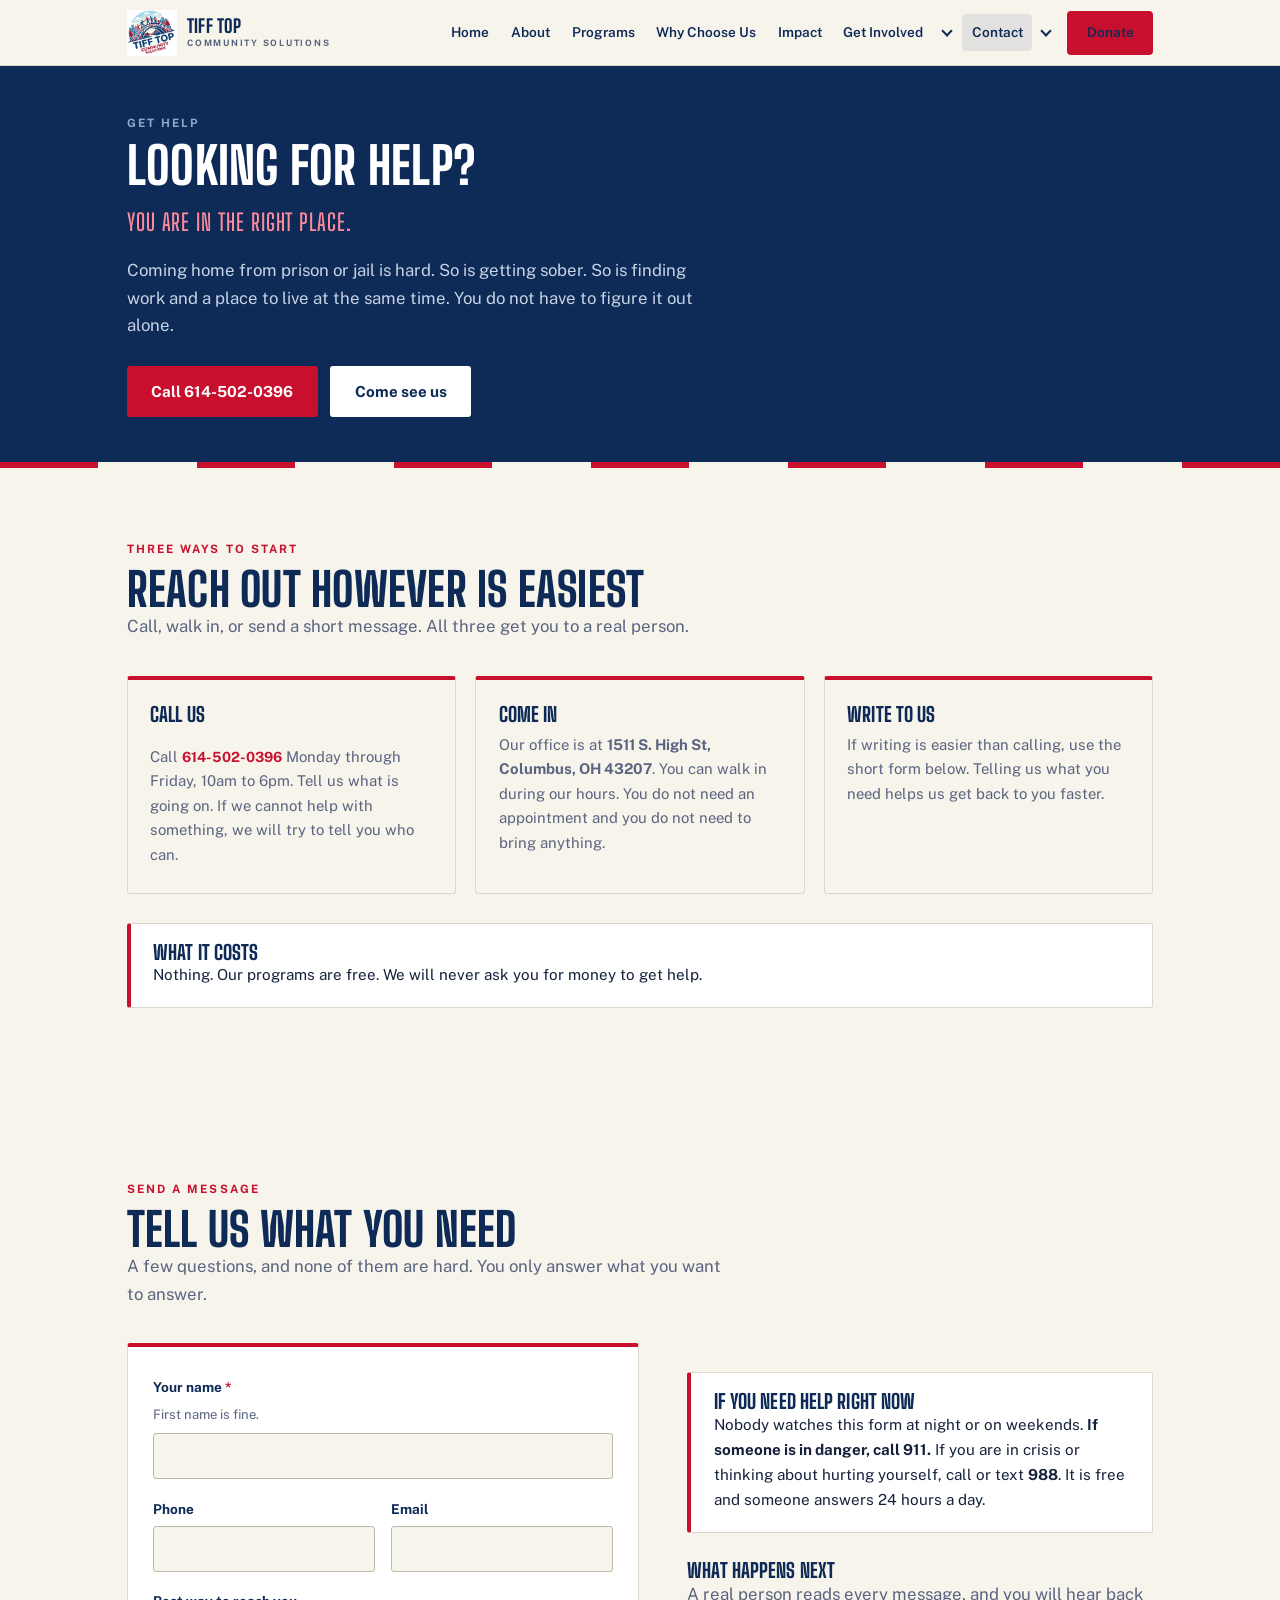
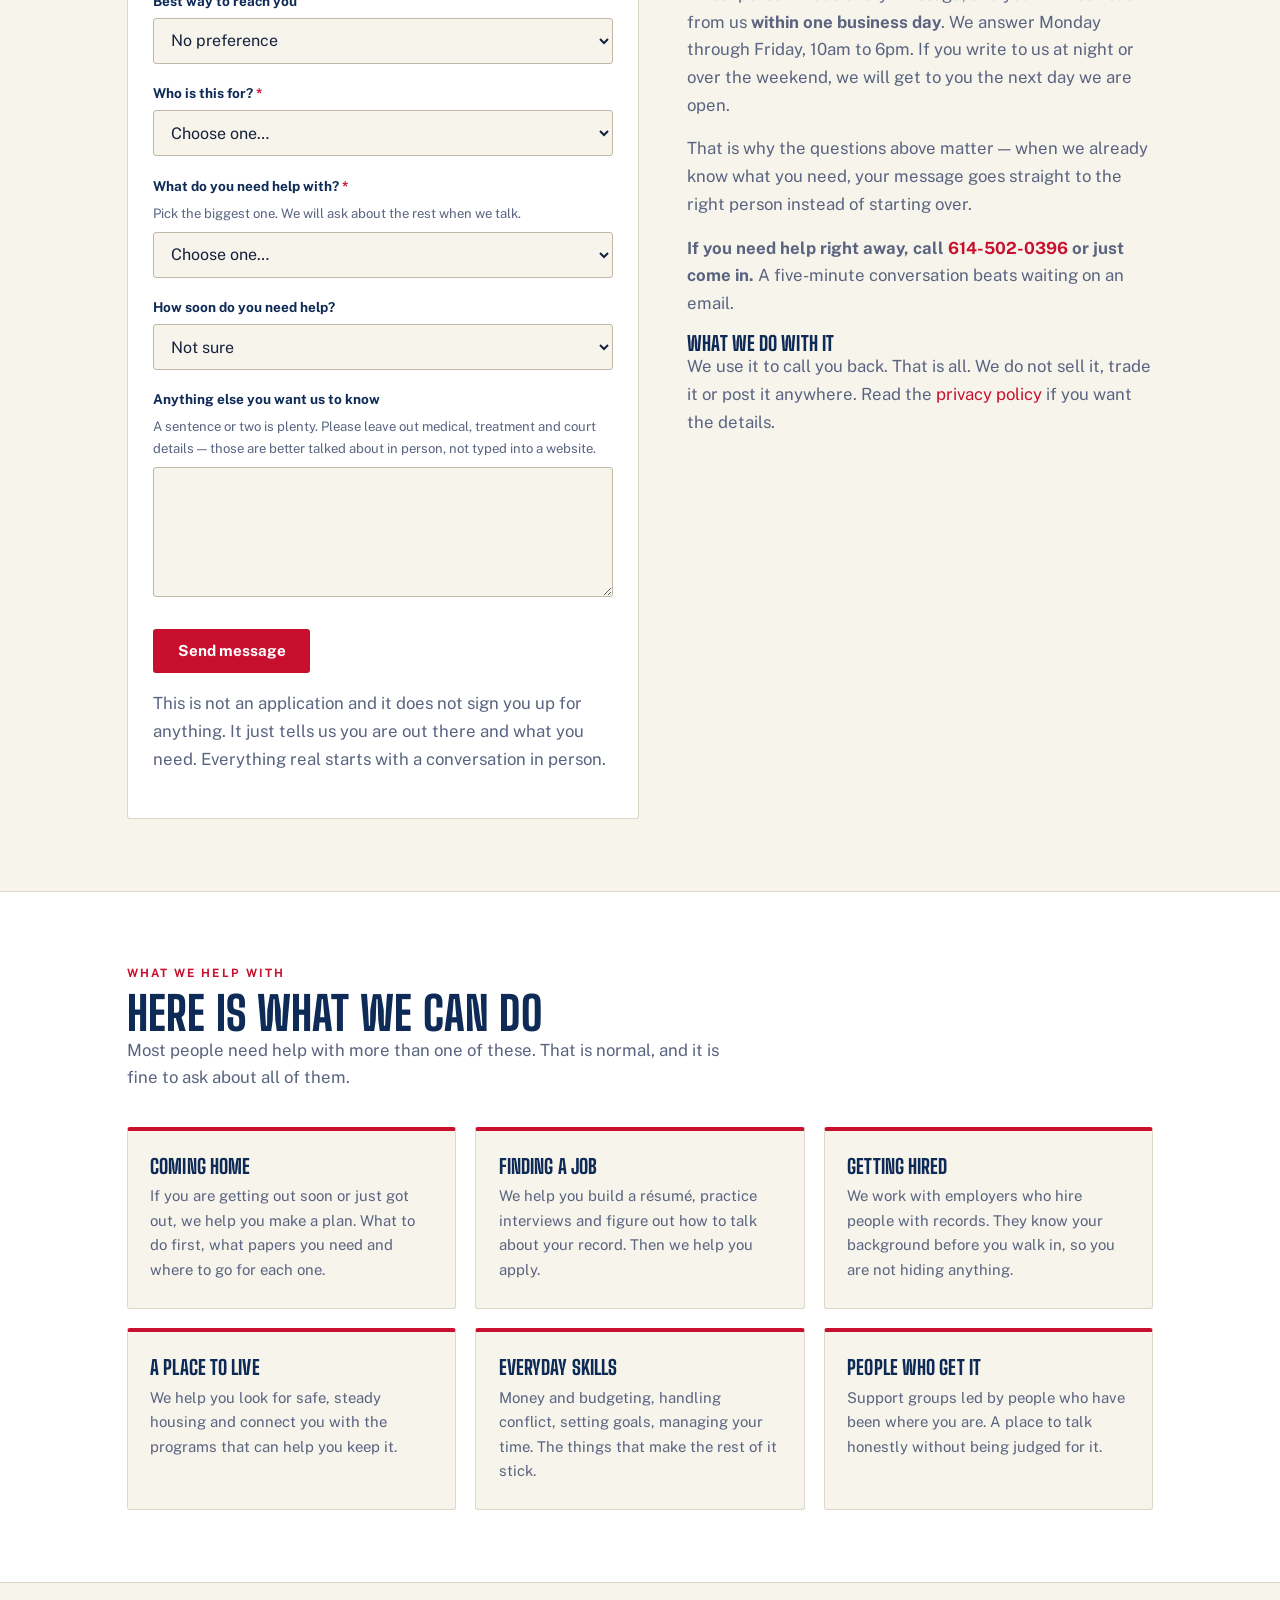
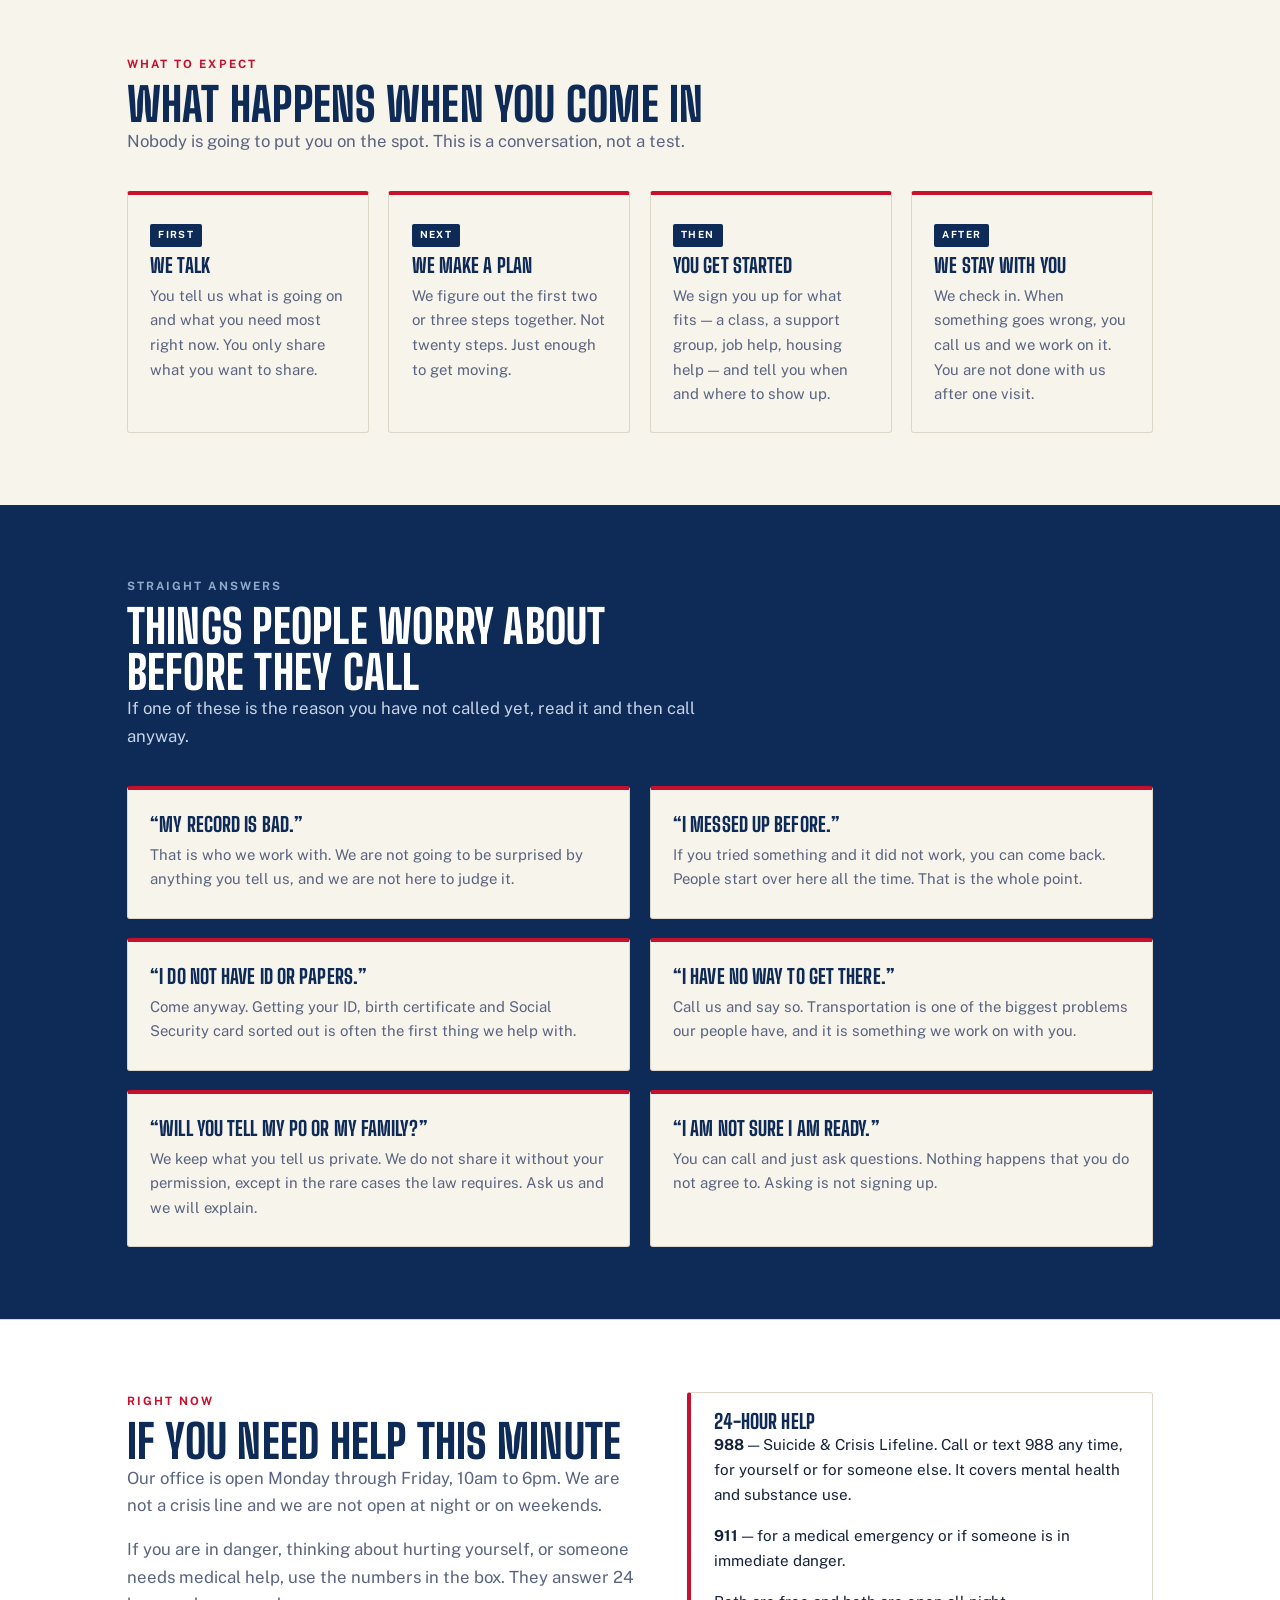
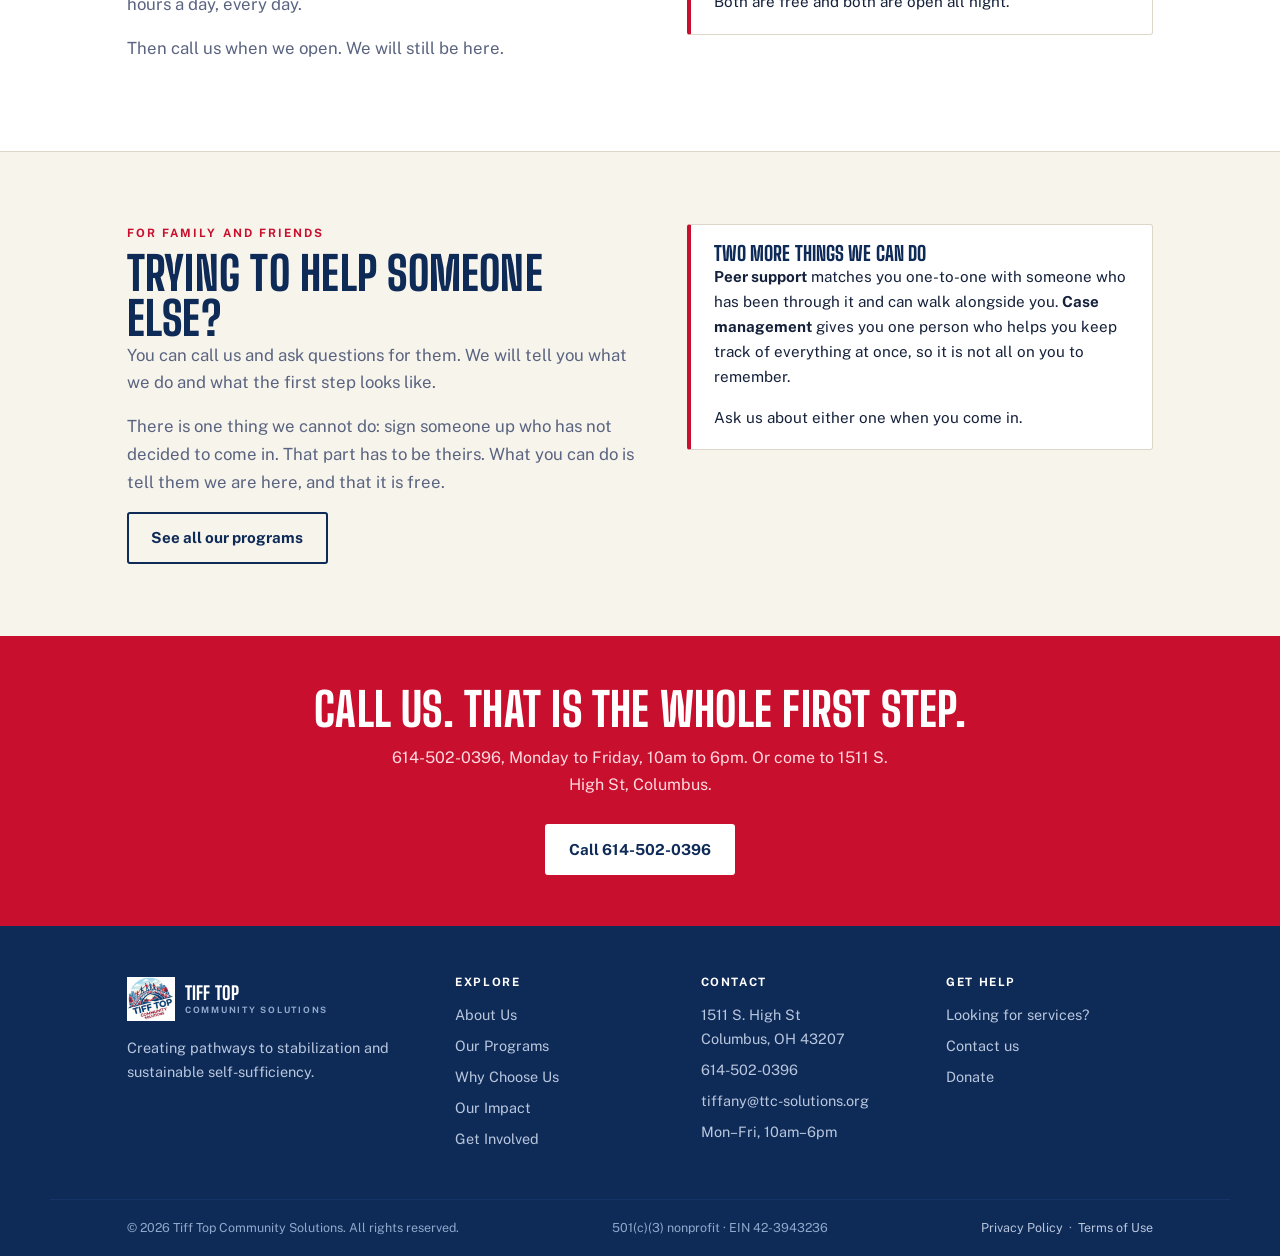
<file: looking-for-services.html>
<!DOCTYPE html>
<html lang="en">
<head>
<meta charset="utf-8">
<meta name="viewport" content="width=device-width, initial-scale=1">
<title>Looking for Help? | Tiff Top Community Solutions</title>
<meta name="description" content="If you need support with reentry, employment, housing or recovery in Columbus, Ohio, call 614-502-0396, stop by 1511 S. High St, or send us a short message.">
<link rel="icon" href="assets/logo.png">
<link rel="preconnect" href="https://fonts.googleapis.com">
<link rel="preconnect" href="https://fonts.gstatic.com" crossorigin>
<link href="https://fonts.googleapis.com/css2?family=Big+Shoulders+Display:wght@500;600;700;800&family=Public+Sans:wght@400;500;600;700&display=swap" rel="stylesheet">
<link rel="stylesheet" href="css/style.css?v=3">
  <!-- Google tag (gtag.js) -->
  <script async src="https://www.googletagmanager.com/gtag/js?id=AW-18487396468"></script>
  <script>
    window.dataLayer = window.dataLayer || [];
    function gtag(){dataLayer.push(arguments);}
    gtag('js', new Date());

    gtag('config', 'AW-18487396468');
  </script>
</head>
<body>
<a class="skip" href="#main">Skip to main content</a>

<!-- =========================================================
     HEADER — this block is identical on every page.
     To change the menu, say: "update the nav on every page"
     ========================================================= -->
<header class="site-header">
  <div class="header-inner">
    <a class="brand" href="index.html">
      <img src="assets/logo.png" alt="Tiff Top Community Solutions logo">
      <span class="brand-name">
        <b>Tiff Top</b>
        <span>Community Solutions</span>
      </span>
    </a>
    <nav class="site-nav" id="siteNav" aria-label="Main menu">
      <a href="index.html">Home</a>
      <a href="about.html">About</a>
      <a href="programs.html">Programs</a>
      <a href="why-choose-us.html">Why Choose Us</a>
      <a href="impact.html">Impact</a>
      <div class="has-sub">
        <a href="get-involved.html">Get Involved</a>
        <button class="sub-toggle" type="button" aria-expanded="false" aria-controls="sub-get-involved">
          <span class="sr-only">More under Get Involved</span>
        </button>
        <ul class="subnav" id="sub-get-involved">
          <li><a href="employers.html">Employer partnerships</a></li>
          <li><a href="donate.html">Donate</a></li>
        </ul>
      </div>
      <div class="has-sub is-current">
        <a href="contact.html">Contact</a>
        <button class="sub-toggle" type="button" aria-expanded="false" aria-controls="sub-contact">
          <span class="sr-only">More under Contact</span>
        </button>
        <ul class="subnav" id="sub-contact">
          <li><a href="looking-for-services.html" aria-current="page">Looking for services?</a></li>
        </ul>
      </div>
      <a class="btn btn-red" href="donate.html">Donate</a>
    </nav>
    <button class="nav-toggle" id="navToggle" aria-label="Open menu" aria-expanded="false" aria-controls="siteNav">
      <span></span><span></span><span></span>
    </button>
  </div>
</header>

<main id="main">

<!-- =========================================================
     HERO
     ========================================================= -->
<section class="hero hero-short">
  <div class="wrap">
    <span class="eyebrow">Get help</span>
    <h1>Looking For Help?</h1>
    <p class="tagline">You are in the right place.</p>
    <p>Coming home from prison or jail is hard. So is getting sober. So is finding work
       and a place to live at the same time. You do not have to figure it out alone.</p>
    <div class="hero-buttons">
      <a class="btn btn-red" href="tel:6145020396">Call 614-502-0396</a>
      <a class="btn btn-white" href="#visit">Come see us</a>
    </div>
  </div>
  <div class="flagline" aria-hidden="true">
    <i></i><i></i><i></i><i></i><i></i><i></i><i></i><i></i><i></i><i></i><i></i><i></i><i></i>
  </div>
</section>

<!-- =========================================================
     HOW TO REACH US — first thing on the page on purpose.
     NOTE FOR RYAN: this page tells people they can walk in
     during office hours without an appointment. Confirm with
     Tiffany that this is true and that someone is there to
     meet people. If she would rather people call first, say
     "ask people to call before coming in" and the wording
     will change.
     ========================================================= -->
<section class="section" id="visit">
  <div class="wrap">
    <div class="section-head reveal">
      <span class="eyebrow">Three ways to start</span>
      <h2>Reach out however is easiest</h2>
      <p>Call, walk in, or send a short message. All three get you to a real person.</p>
    </div>
    <div class="card-grid cols-3">

      <article class="card reveal">
        <h3>Call us</h3>
        <p>Call <a href="tel:6145020396">614-502-0396</a> Monday through Friday, 10am to 6pm.
           Tell us what is going on. If we cannot help with something, we will try to tell you
           who can.</p>
      </article>

      <article class="card reveal">
        <h3>Come in</h3>
        <p>Our office is at <b>1511 S. High St, Columbus, OH 43207</b>. You can walk in during
           our hours. You do not need an appointment and you do not need to bring anything.</p>
      </article>

      <article class="card reveal">
        <h3>Write to us</h3>
        <p>If writing is easier than calling, use the short form below. Telling us what you
           need helps us get back to you faster.</p>
      </article>

    </div>

    <div class="note reveal">
      <h3>What it costs</h3>
      <p>Nothing. Our programs are free. We will never ask you for money to get help.</p>
    </div>
  </div>
</section>

<!-- =========================================================
     SHORT MESSAGE FORM
     ---------------------------------------------------------
     THIS FORM IS CONNECTED TO NETLIFY.
     Messages land in the Netlify dashboard under Forms > "services",
     kept separate from the ones sent through contact.html so it is
     obvious which came from someone asking for help.

     This page promises a reply within one business day. Somebody has
     to actually check these every workday for that to stay true — set
     up the email notification at Netlify > Forms > Form notifications
     so nobody has to remember to log in.

     NOTE FOR RYAN: this form deliberately does not ask about
     health, treatment, recovery history or criminal record.
     It asks who you are and what you need, which is enough to
     route the message to the right person. Keep it that way —
     collecting the rest on a website creates a records problem
     the organization does not want.
     ========================================================= -->
<section class="section" id="message">
  <div class="wrap">
    <div class="section-head reveal">
      <span class="eyebrow">Send a message</span>
      <h2>Tell us what you need</h2>
      <p>A few questions, and none of them are hard. You only answer what you want to answer.</p>
    </div>

    <div class="split split-top reveal">

      <form class="form-wrap" name="services" method="POST" action="thank-you.html"
            data-netlify="true" netlify-honeypot="company">

        <!-- tells Netlify which form this is; required, and invisible to people -->
        <input type="hidden" name="form-name" value="services">

        <!-- spam trap: real people never see this, bots fill it in -->
        <p class="hp" aria-hidden="true">
          <label>Leave this field empty <input name="company" tabindex="-1" autocomplete="off"></label>
        </p>

        <div class="field">
          <label for="name">Your name <span class="req" aria-hidden="true">*</span></label>
          <span class="hint" id="name-hint">First name is fine.</span>
          <input type="text" id="name" name="name" autocomplete="name" required
                 aria-describedby="name-hint">
        </div>

        <div class="form-row">
          <div class="field">
            <label for="phone">Phone</label>
            <input type="tel" id="phone" name="phone" autocomplete="tel">
          </div>
          <div class="field">
            <label for="email">Email</label>
            <input type="email" id="email" name="email" autocomplete="email">
          </div>
        </div>

        <div class="field">
          <label for="reach">Best way to reach you</label>
          <select id="reach" name="best_way_to_reach">
            <option value="">No preference</option>
            <option>Phone call</option>
            <option>Text message</option>
            <option>Email</option>
          </select>
        </div>

        <div class="field">
          <label for="who">Who is this for? <span class="req" aria-hidden="true">*</span></label>
          <select id="who" name="asking_for" required>
            <option value="">Choose one&hellip;</option>
            <option>Myself</option>
            <option>A family member or friend</option>
            <option>Someone I work with</option>
          </select>
        </div>

        <div class="field">
          <label for="need">What do you need help with? <span class="req" aria-hidden="true">*</span></label>
          <span class="hint" id="need-hint">Pick the biggest one. We will ask about the rest when
            we talk.</span>
          <select id="need" name="need" required aria-describedby="need-hint">
            <option value="">Choose one&hellip;</option>
            <option>Coming home from prison or jail</option>
            <option>Finding a job</option>
            <option>Getting hired somewhere that takes people with records</option>
            <option>A place to live</option>
            <option>Everyday skills &mdash; money, goals, getting organized</option>
            <option>A support group</option>
            <option>More than one of these</option>
            <option>I am not sure yet</option>
          </select>
        </div>

        <div class="field">
          <label for="when">How soon do you need help?</label>
          <select id="when" name="how_soon">
            <option value="">Not sure</option>
            <option>This week</option>
            <option>This month</option>
            <option>I am getting out soon and planning ahead</option>
            <option>Just asking questions for now</option>
          </select>
        </div>

        <div class="field">
          <label for="message-body">Anything else you want us to know</label>
          <span class="hint" id="message-hint">A sentence or two is plenty. Please leave out
            medical, treatment and court details &mdash; those are better talked about in person,
            not typed into a website.</span>
          <textarea id="message-body" name="message" aria-describedby="message-hint"></textarea>
        </div>

        <div class="form-actions">
          <button class="btn btn-red" type="submit">Send message</button>
        </div>

        <p class="form-note">This is not an application and it does not sign you up for anything.
          It just tells us you are out there and what you need. Everything real starts with a
          conversation in person.</p>

      </form>

      <div>
        <div class="note">
          <h3>If you need help right now</h3>
          <p>Nobody watches this form at night or on weekends. <strong>If someone is in danger,
             call 911.</strong> If you are in crisis or thinking about hurting yourself, call or
             text <strong>988</strong>. It is free and someone answers 24 hours a day.</p>
        </div>

        <h3>What happens next</h3>
        <p>A real person reads every message, and you will hear back from us <b>within one
           business day</b>. We answer Monday through Friday, 10am to 6pm. If you write to us at
           night or over the weekend, we will get to you the next day we are open.</p>
        <p>That is why the questions above matter &mdash; when we already know what you need, your
           message goes straight to the right person instead of starting over.</p>
        <p><b>If you need help right away, call <a href="tel:6145020396">614-502-0396</a> or just
           come in.</b> A five-minute conversation beats waiting on an email.</p>

        <h3>What we do with it</h3>
        <p>We use it to call you back. That is all. We do not sell it, trade it or post it
           anywhere. Read the <a href="privacy.html">privacy policy</a> if you want the details.</p>
      </div>

    </div>
  </div>
</section>

<!-- =========================================================
     WHAT WE HELP WITH — plain words, not program names.
     The six broadest programs are described here in plain words.
     Peer support and case management are described further down,
     in the box beside "Trying to help someone else?".
     ========================================================= -->
<section class="section section-white">
  <div class="wrap">
    <div class="section-head reveal">
      <span class="eyebrow">What we help with</span>
      <h2>Here is what we can do</h2>
      <p>Most people need help with more than one of these. That is normal, and it is fine to
         ask about all of them.</p>
    </div>
    <div class="card-grid cols-3">

      <article class="card reveal">
        <h3>Coming home</h3>
        <p>If you are getting out soon or just got out, we help you make a plan. What to do
           first, what papers you need and where to go for each one.</p>
      </article>

      <article class="card reveal">
        <h3>Finding a job</h3>
        <p>We help you build a r&eacute;sum&eacute;, practice interviews and figure out how to
           talk about your record. Then we help you apply.</p>
      </article>

      <article class="card reveal">
        <h3>Getting hired</h3>
        <p>We work with employers who hire people with records. They know your background before
           you walk in, so you are not hiding anything.</p>
      </article>

      <article class="card reveal">
        <h3>A place to live</h3>
        <p>We help you look for safe, steady housing and connect you with the programs that
           can help you keep it.</p>
      </article>

      <article class="card reveal">
        <h3>Everyday skills</h3>
        <p>Money and budgeting, handling conflict, setting goals, managing your time. The things
           that make the rest of it stick.</p>
      </article>

      <article class="card reveal">
        <h3>People who get it</h3>
        <p>Support groups led by people who have been where you are. A place to talk honestly
           without being judged for it.</p>
      </article>

    </div>
  </div>
</section>

<!-- =========================================================
     WHAT HAPPENS WHEN YOU COME IN
     ========================================================= -->
<section class="section">
  <div class="wrap">
    <div class="section-head reveal">
      <span class="eyebrow">What to expect</span>
      <h2>What happens when you come in</h2>
      <p>Nobody is going to put you on the spot. This is a conversation, not a test.</p>
    </div>
    <div class="card-grid cols-4">

      <article class="card reveal">
        <span class="badge">First</span>
        <h3>We talk</h3>
        <p>You tell us what is going on and what you need most right now. You only share what
           you want to share.</p>
      </article>

      <article class="card reveal">
        <span class="badge">Next</span>
        <h3>We make a plan</h3>
        <p>We figure out the first two or three steps together. Not twenty steps. Just enough
           to get moving.</p>
      </article>

      <article class="card reveal">
        <span class="badge">Then</span>
        <h3>You get started</h3>
        <p>We sign you up for what fits &mdash; a class, a support group, job help, housing
           help &mdash; and tell you when and where to show up.</p>
      </article>

      <article class="card reveal">
        <span class="badge">After</span>
        <h3>We stay with you</h3>
        <p>We check in. When something goes wrong, you call us and we work on it. You are not
           done with us after one visit.</p>
      </article>

    </div>
  </div>
</section>

<!-- =========================================================
     THINGS PEOPLE WORRY ABOUT
     ========================================================= -->
<section class="section section-navy">
  <div class="wrap">
    <div class="section-head reveal">
      <span class="eyebrow" style="color:#8FA8CC">Straight answers</span>
      <h2>Things people worry about before they call</h2>
      <p style="color:#C7D3E6">If one of these is the reason you have not called yet, read it and
         then call anyway.</p>
    </div>
    <div class="card-grid cols-2">

      <article class="card reveal">
        <h3>&ldquo;My record is bad.&rdquo;</h3>
        <p>That is who we work with. We are not going to be surprised by anything you tell us,
           and we are not here to judge it.</p>
      </article>

      <article class="card reveal">
        <h3>&ldquo;I messed up before.&rdquo;</h3>
        <p>If you tried something and it did not work, you can come back. People start over here
           all the time. That is the whole point.</p>
      </article>

      <article class="card reveal">
        <h3>&ldquo;I do not have ID or papers.&rdquo;</h3>
        <p>Come anyway. Getting your ID, birth certificate and Social Security card sorted out
           is often the first thing we help with.</p>
      </article>

      <article class="card reveal">
        <h3>&ldquo;I have no way to get there.&rdquo;</h3>
        <p>Call us and say so. Transportation is one of the biggest problems our people have,
           and it is something we work on with you.</p>
      </article>

      <article class="card reveal">
        <h3>&ldquo;Will you tell my PO or my family?&rdquo;</h3>
        <p>We keep what you tell us private. We do not share it without your permission, except
           in the rare cases the law requires. Ask us and we will explain.</p>
      </article>

      <article class="card reveal">
        <h3>&ldquo;I am not sure I am ready.&rdquo;</h3>
        <p>You can call and just ask questions. Nothing happens that you do not agree to. Asking
           is not signing up.</p>
      </article>

    </div>
  </div>
</section>

<!-- =========================================================
     CRISIS HELP — 988 and 911 only. These are national and
     always correct.
     NOTE FOR RYAN: if Tiffany has local Franklin County crisis
     numbers she trusts and refers people to, say "add the
     local crisis numbers" and they will go in this box.
     ========================================================= -->
<section class="section section-white">
  <div class="wrap split split-top reveal">
    <div>
      <span class="eyebrow">Right now</span>
      <h2>If you need help this minute</h2>
      <p>Our office is open Monday through Friday, 10am to 6pm. We are not a crisis line and we
         are not open at night or on weekends.</p>
      <p>If you are in danger, thinking about hurting yourself, or someone needs medical help,
         use the numbers in the box. They answer 24 hours a day, every day.</p>
      <p>Then call us when we open. We will still be here.</p>
    </div>
    <div class="note" style="margin:0">
      <h3>24-hour help</h3>
      <p><b>988</b> &mdash; Suicide &amp; Crisis Lifeline. Call or text 988 any time, for yourself
         or for someone else. It covers mental health and substance use.</p>
      <p><b>911</b> &mdash; for a medical emergency or if someone is in immediate danger.</p>
      <p>Both are free and both are open all night.</p>
    </div>
  </div>
</section>

<!-- =========================================================
     FAMILY AND FRIENDS + WHAT IS COMING
     ========================================================= -->
<section class="section">
  <div class="wrap split split-top reveal">
    <div>
      <span class="eyebrow">For family and friends</span>
      <h2>Trying to help someone else?</h2>
      <p>You can call us and ask questions for them. We will tell you what we do and what the
         first step looks like.</p>
      <p>There is one thing we cannot do: sign someone up who has not decided to come in. That
         part has to be theirs. What you can do is tell them we are here, and that it is free.</p>
      <a class="btn btn-outline" href="programs.html">See all our programs</a>
    </div>
    <div class="note" style="margin:0">
      <h3>Two more things we can do</h3>
      <p><b>Peer support</b> matches you one-to-one with someone who has been through it and can
         walk alongside you. <b>Case management</b> gives you one person who helps you keep track
         of everything at once, so it is not all on you to remember.</p>
      <p>Ask us about either one when you come in.</p>
    </div>
  </div>
</section>

<!-- =========================================================
     CTA
     ========================================================= -->
<section class="cta-band">
  <div class="wrap">
    <h2>Call us. That is the whole first step.</h2>
    <p>614-502-0396, Monday to Friday, 10am to 6pm. Or come to 1511 S. High St, Columbus.</p>
    <a class="btn btn-white" href="tel:6145020396">Call 614-502-0396</a>
  </div>
</section>

</main>

<!-- =========================================================
     FOOTER — identical on every page
     ========================================================= -->
<footer class="site-footer">
  <div class="footer-top">
    <div>
      <a class="brand" href="index.html" style="margin-bottom:.9rem">
        <img src="assets/logo.png" alt="" style="height:44px">
        <span class="brand-name"><b>Tiff Top</b><span>Community Solutions</span></span>
      </a>
      <p>Creating pathways to stabilization and sustainable self-sufficiency.</p>
    </div>
    <div>
      <h4>Explore</h4>
      <ul>
        <li><a href="about.html">About Us</a></li>
        <li><a href="programs.html">Our Programs</a></li>
        <li><a href="why-choose-us.html">Why Choose Us</a></li>
        <li><a href="impact.html">Our Impact</a></li>
        <li><a href="get-involved.html">Get Involved</a></li>
      </ul>
    </div>
    <div>
      <h4>Contact</h4>
      <ul>
        <li>1511 S. High St<br>Columbus, OH 43207</li>
        <li><a href="tel:6145020396">614-502-0396</a></li>
        <li><a href="mailto:tiffany@ttc-solutions.org">tiffany@ttc-solutions.org</a></li>
        <li>Mon&ndash;Fri, 10am&ndash;6pm</li>
      </ul>
    </div>
    <div>
      <h4>Get help</h4>
      <ul>
        <li><a href="looking-for-services.html">Looking for services?</a></li>
        <li><a href="contact.html">Contact us</a></li>
        <li><a href="donate.html">Donate</a></li>
      </ul>
    </div>
  </div>
  <div class="footer-bar">
    <span>&copy; 2026 Tiff Top Community Solutions. All rights reserved.</span>
    <span>501(c)(3) nonprofit &middot; EIN 42-3943236</span>
    <span><a href="privacy.html">Privacy Policy</a> &nbsp;&middot;&nbsp; <a href="terms.html">Terms of Use</a></span>
  </div>
</footer>

<!-- =========================================================
     SCRIPTS — mobile menu + scroll animation
     ========================================================= -->
<script>
document.documentElement.classList.add('js');

/* close every drop-down in the main menu */
function closeSubmenus(except){
  document.querySelectorAll('.has-sub').forEach(function(group){
    if(group === except) return;
    var button = group.querySelector('.sub-toggle');
    /* if focus is sitting inside the menu we are about to hide, move it
       back to the button so keyboard users do not lose their place */
    if(group.contains(document.activeElement) && button &&
       document.activeElement !== button){ button.focus(); }
    group.classList.remove('is-open');
    if(button) button.setAttribute('aria-expanded','false');
  });
}

/* mobile menu open/close */
var toggle = document.getElementById('navToggle');
var nav = document.getElementById('siteNav');
if(toggle && nav){
  toggle.addEventListener('click', function(){
    var open = nav.classList.toggle('is-open');
    toggle.setAttribute('aria-expanded', open);
    toggle.setAttribute('aria-label', open ? 'Close menu' : 'Open menu');
    if(!open) closeSubmenus();
  });
}

/* drop-down menus — the chevron buttons next to Get Involved and Contact */
document.querySelectorAll('.sub-toggle').forEach(function(button){
  button.addEventListener('click', function(){
    var group = button.parentNode;
    var open = !group.classList.contains('is-open');
    closeSubmenus(group);
    group.classList.toggle('is-open', open);
    button.setAttribute('aria-expanded', open ? 'true' : 'false');
  });
});

/* click anywhere else, or press Escape, to close them */
document.addEventListener('click', function(e){
  if(!e.target.closest || !e.target.closest('.has-sub')) closeSubmenus();
});
document.addEventListener('keydown', function(e){
  if(e.key === 'Escape' || e.key === 'Esc') closeSubmenus();
});

/* fade sections in as you scroll */
if('IntersectionObserver' in window){
  var io = new IntersectionObserver(function(entries){
    entries.forEach(function(e){
      if(e.isIntersecting){ e.target.classList.add('is-visible'); io.unobserve(e.target); }
    });
  }, {threshold:.12});
  document.querySelectorAll('.reveal').forEach(function(el){ io.observe(el); });
} else {
  document.querySelectorAll('.reveal').forEach(function(el){ el.classList.add('is-visible'); });
}
</script>
</body>
</html>
</file>
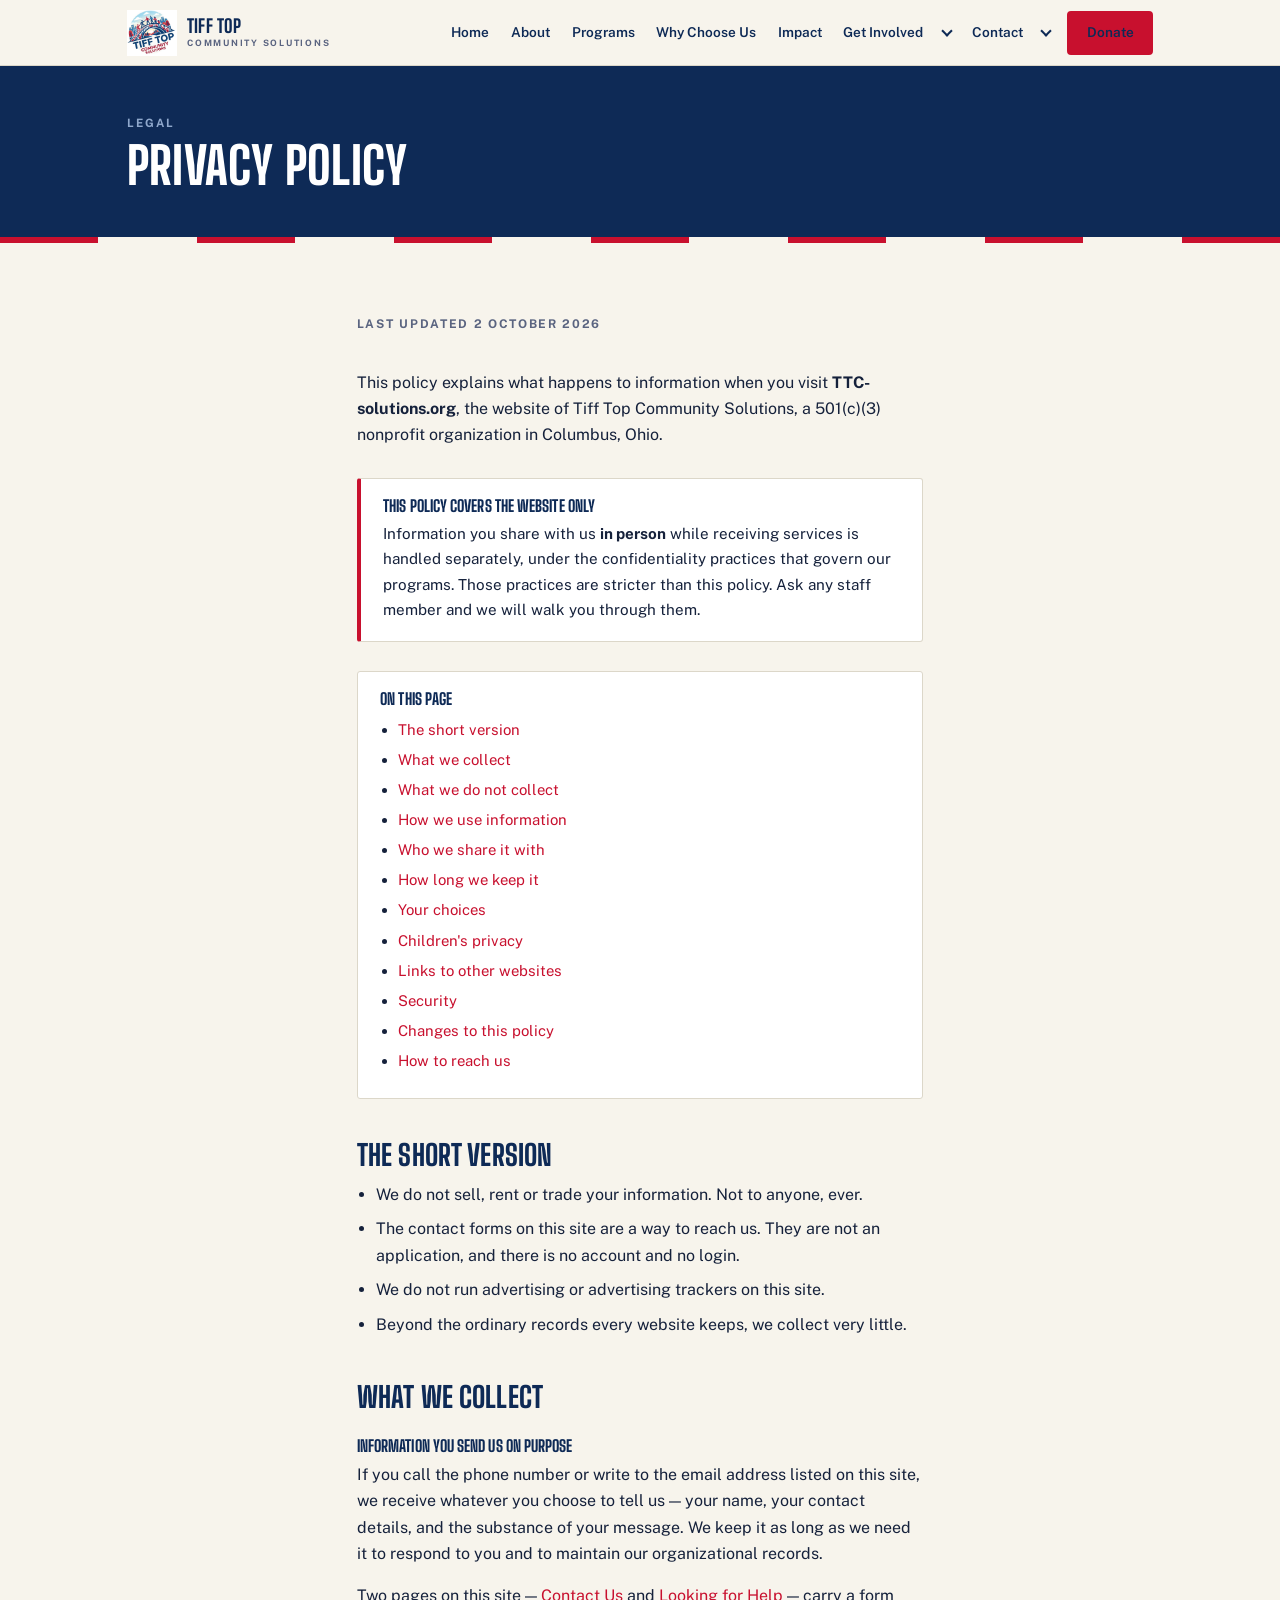
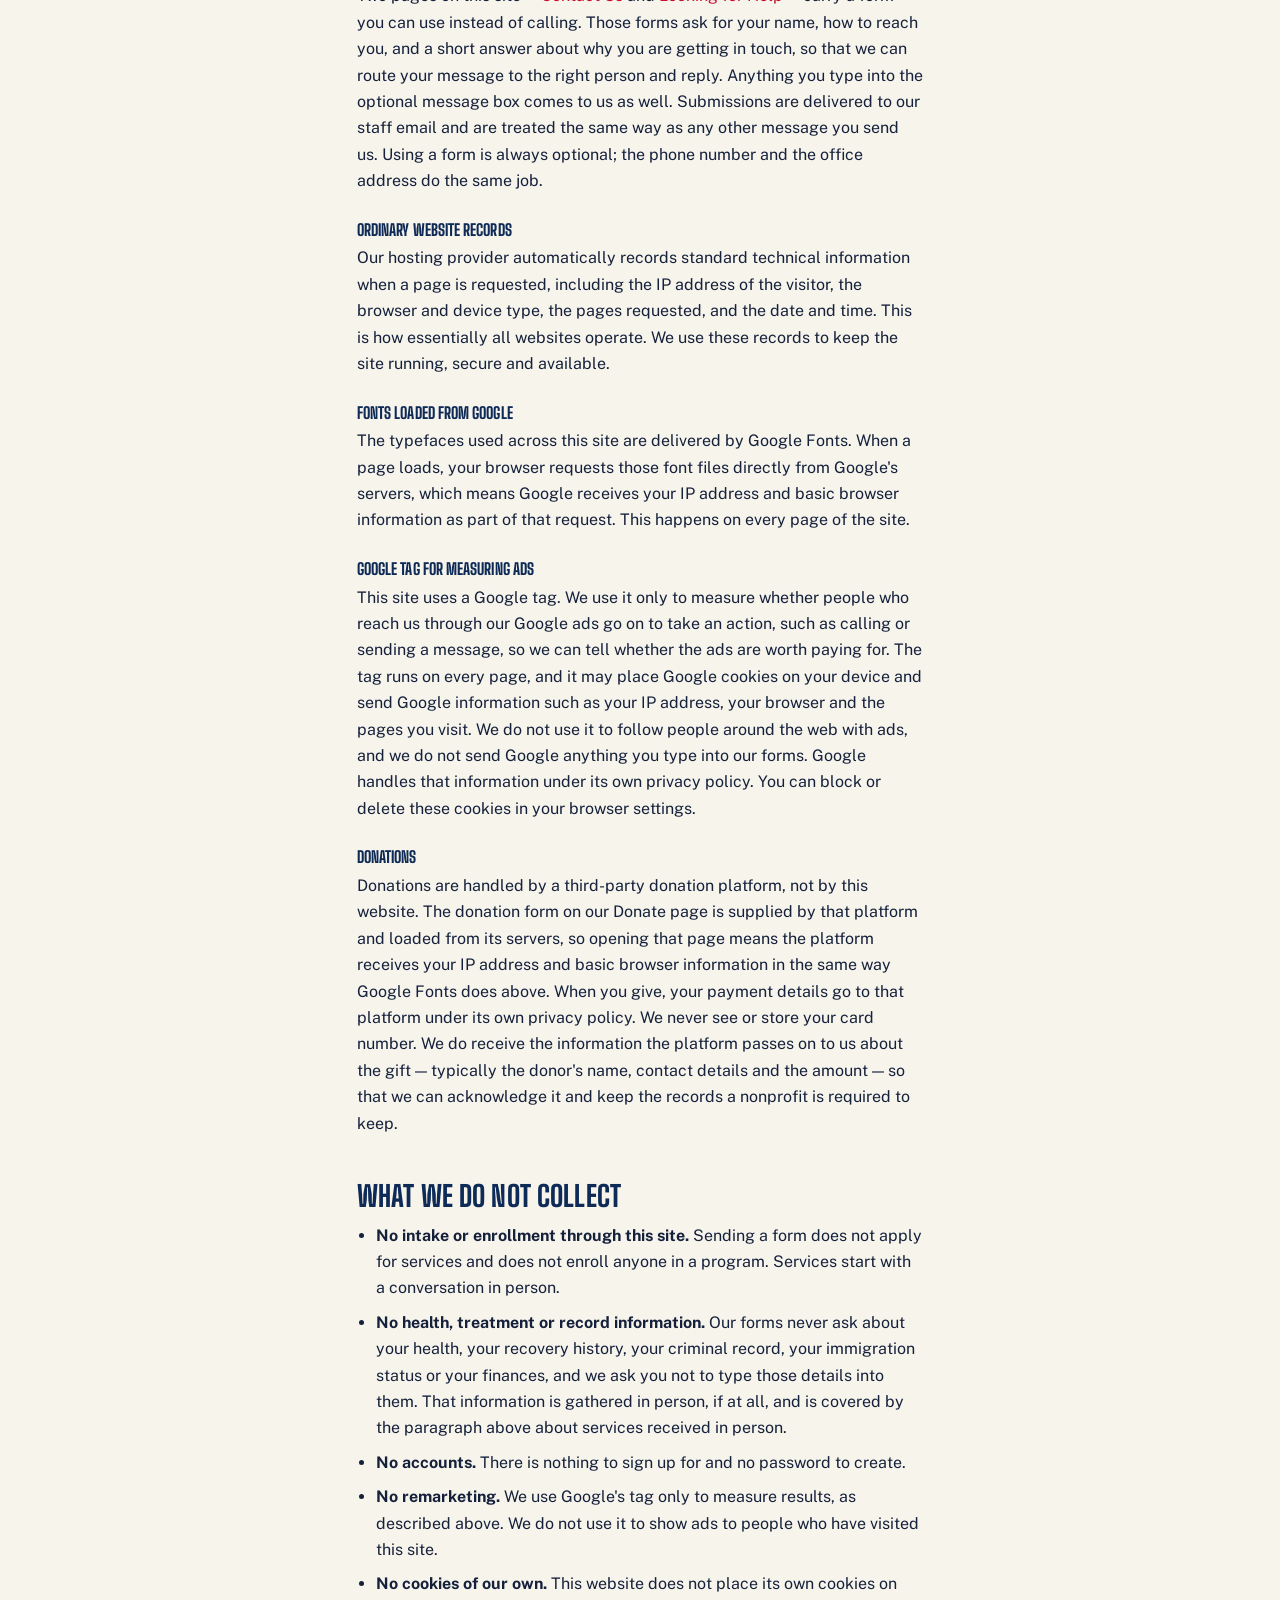
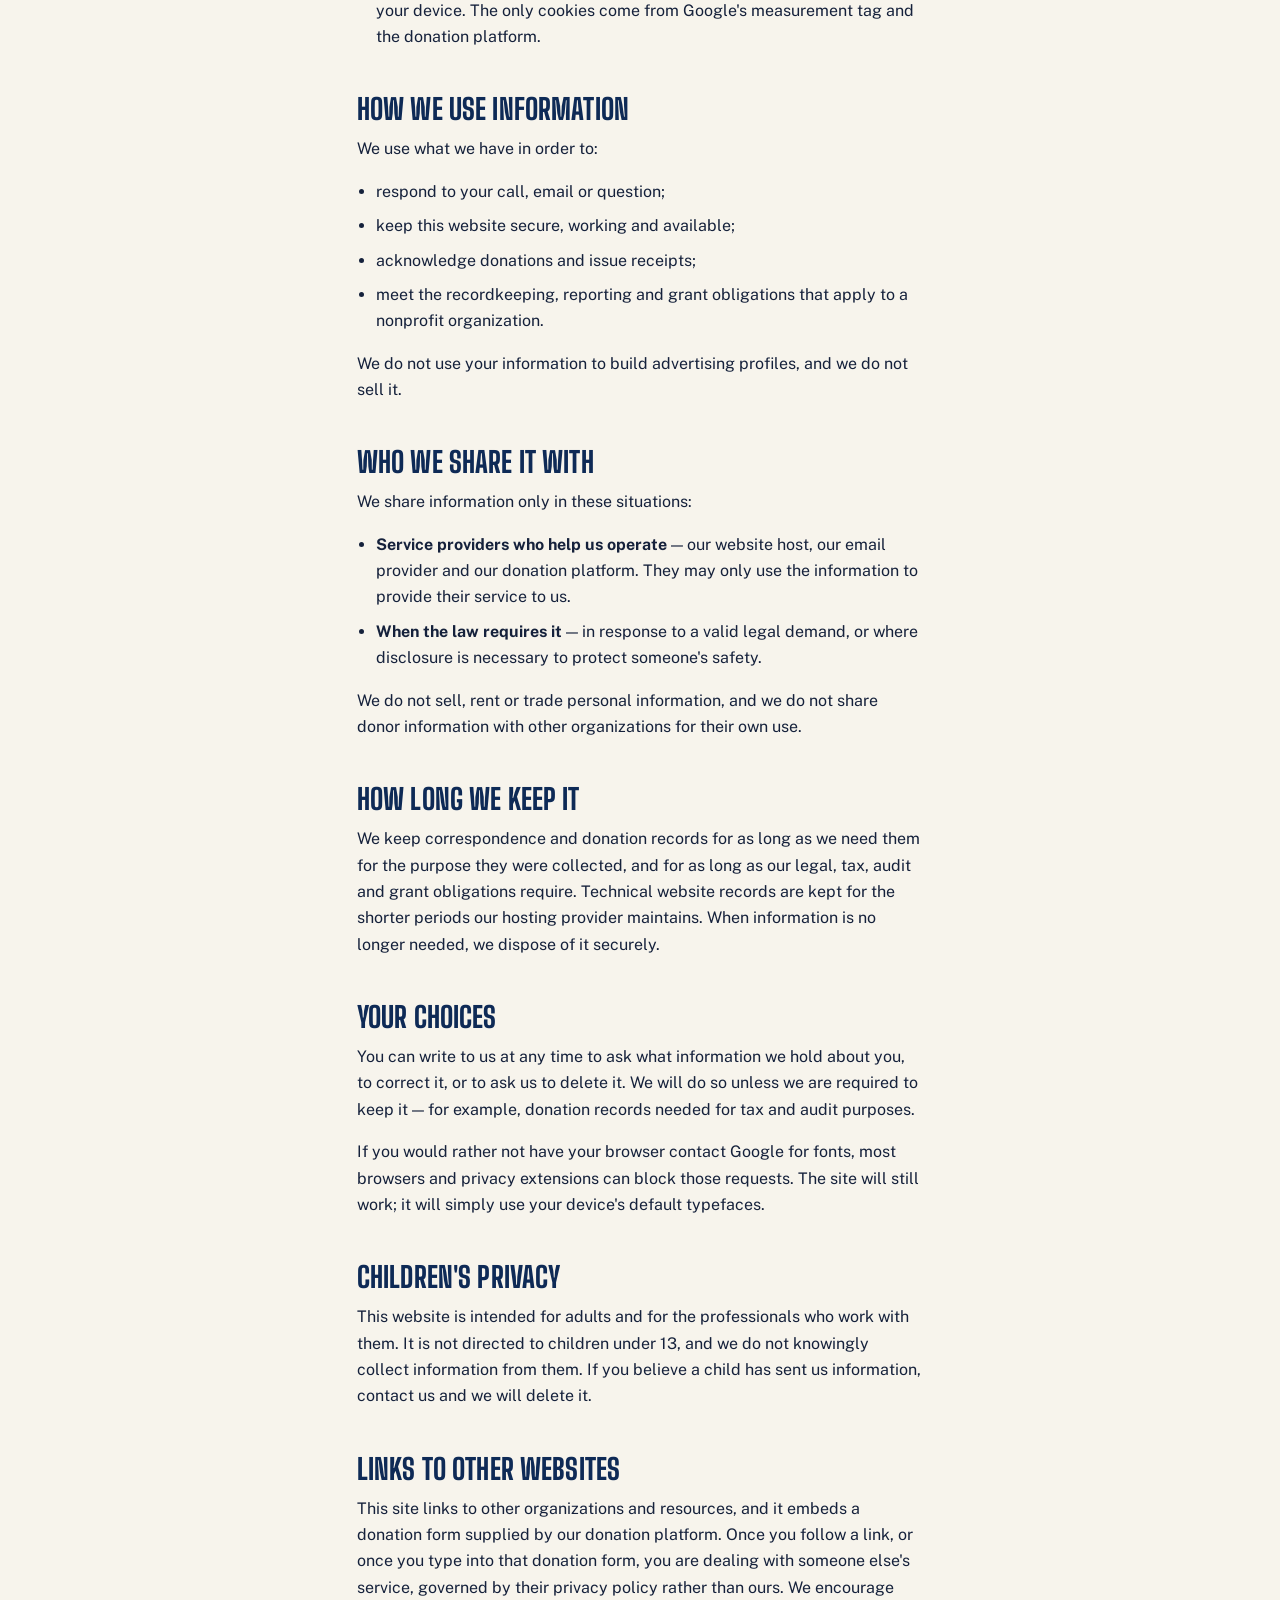
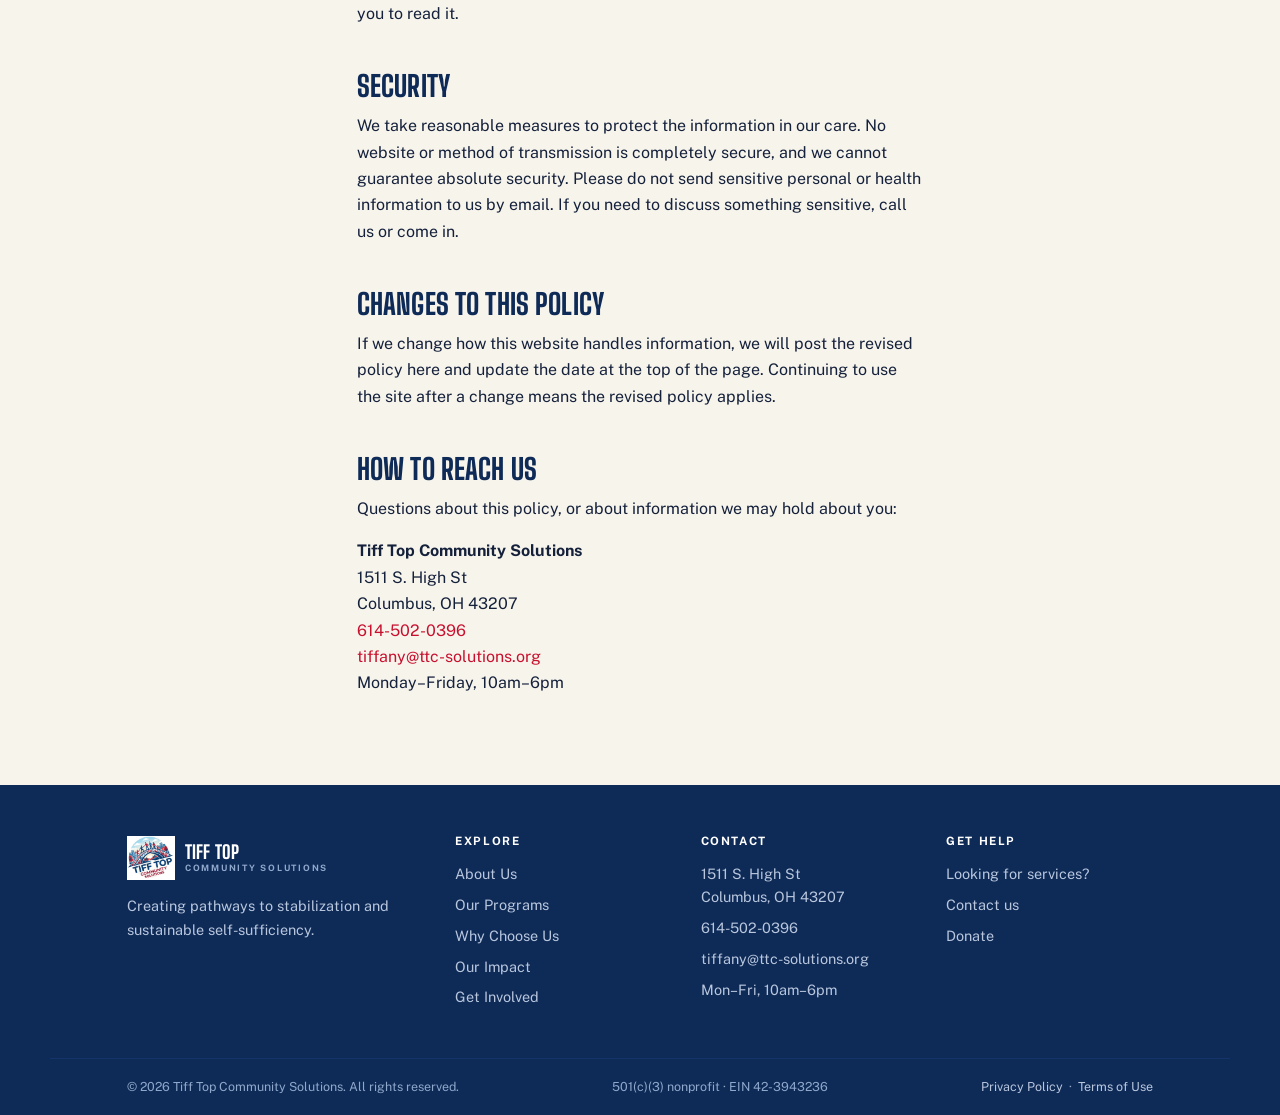
<file: privacy.html>
<!DOCTYPE html>
<html lang="en">
<head>
<meta charset="utf-8">
<meta name="viewport" content="width=device-width, initial-scale=1">
<title>Privacy Policy | Tiff Top Community Solutions</title>
<meta name="description" content="How Tiff Top Community Solutions handles information on TTC-solutions.org. No online enrollment, no advertising trackers, and nothing sold or traded.">
<link rel="icon" href="assets/logo.png">
<link rel="preconnect" href="https://fonts.googleapis.com">
<link rel="preconnect" href="https://fonts.gstatic.com" crossorigin>
<link href="https://fonts.googleapis.com/css2?family=Big+Shoulders+Display:wght@500;600;700;800&family=Public+Sans:wght@400;500;600;700&display=swap" rel="stylesheet">
<link rel="stylesheet" href="css/style.css?v=3">
  <!-- Google tag (gtag.js) -->
  <script async src="https://www.googletagmanager.com/gtag/js?id=AW-18487396468"></script>
  <script>
    window.dataLayer = window.dataLayer || [];
    function gtag(){dataLayer.push(arguments);}
    gtag('js', new Date());

    gtag('config', 'AW-18487396468');
  </script>
</head>
<body>
<a class="skip" href="#main">Skip to main content</a>

<!-- =========================================================
     HEADER — this block is identical on every page.
     To change the menu, say: "update the nav on every page"
     ========================================================= -->
<header class="site-header">
  <div class="header-inner">
    <a class="brand" href="index.html">
      <img src="assets/logo.png" alt="Tiff Top Community Solutions logo">
      <span class="brand-name">
        <b>Tiff Top</b>
        <span>Community Solutions</span>
      </span>
    </a>
    <nav class="site-nav" id="siteNav" aria-label="Main menu">
      <a href="index.html">Home</a>
      <a href="about.html">About</a>
      <a href="programs.html">Programs</a>
      <a href="why-choose-us.html">Why Choose Us</a>
      <a href="impact.html">Impact</a>
      <div class="has-sub">
        <a href="get-involved.html">Get Involved</a>
        <button class="sub-toggle" type="button" aria-expanded="false" aria-controls="sub-get-involved">
          <span class="sr-only">More under Get Involved</span>
        </button>
        <ul class="subnav" id="sub-get-involved">
          <li><a href="employers.html">Employer partnerships</a></li>
          <li><a href="donate.html">Donate</a></li>
        </ul>
      </div>
      <div class="has-sub">
        <a href="contact.html">Contact</a>
        <button class="sub-toggle" type="button" aria-expanded="false" aria-controls="sub-contact">
          <span class="sr-only">More under Contact</span>
        </button>
        <ul class="subnav" id="sub-contact">
          <li><a href="looking-for-services.html">Looking for services?</a></li>
        </ul>
      </div>
      <a class="btn btn-red" href="donate.html">Donate</a>
    </nav>
    <button class="nav-toggle" id="navToggle" aria-label="Open menu" aria-expanded="false" aria-controls="siteNav">
      <span></span><span></span><span></span>
    </button>
  </div>
</header>

<main id="main">

<!-- =========================================================
     HERO
     ========================================================= -->
<section class="hero hero-short">
  <div class="wrap">
    <span class="eyebrow">Legal</span>
    <h1>Privacy Policy</h1>
  </div>
  <div class="flagline" aria-hidden="true">
    <i></i><i></i><i></i><i></i><i></i><i></i><i></i><i></i><i></i><i></i><i></i><i></i><i></i>
  </div>
</section>

<!-- =========================================================
     THE POLICY
     Plain-language website privacy policy. It describes only what
     this website does. Update the date at the top whenever the
     text below changes.
     ========================================================= -->
<section class="section">
  <div class="wrap legal">

    <p class="updated">Last updated 2 October 2026</p>

    <p>This policy explains what happens to information when you visit
       <strong>TTC-solutions.org</strong>, the website of Tiff Top Community Solutions, a 501(c)(3)
       nonprofit organization in Columbus, Ohio.</p>

    <div class="note">
      <h3>This policy covers the website only</h3>
      <p>Information you share with us <strong>in person</strong> while receiving services is
         handled separately, under the confidentiality practices that govern our programs. Those
         practices are stricter than this policy. Ask any staff member and we will walk you
         through them.</p>
    </div>

    <div class="toc">
      <h3>On this page</h3>
      <ul>
        <li><a href="#short">The short version</a></li>
        <li><a href="#collect">What we collect</a></li>
        <li><a href="#not-collect">What we do not collect</a></li>
        <li><a href="#use">How we use information</a></li>
        <li><a href="#share">Who we share it with</a></li>
        <li><a href="#keep">How long we keep it</a></li>
        <li><a href="#choices">Your choices</a></li>
        <li><a href="#children">Children's privacy</a></li>
        <li><a href="#links">Links to other websites</a></li>
        <li><a href="#security">Security</a></li>
        <li><a href="#changes">Changes to this policy</a></li>
        <li><a href="#contact">How to reach us</a></li>
      </ul>
    </div>

    <h2 id="short">The short version</h2>
    <ul>
      <li>We do not sell, rent or trade your information. Not to anyone, ever.</li>
      <li>The contact forms on this site are a way to reach us. They are not an application,
          and there is no account and no login.</li>
      <li>We do not run advertising or advertising trackers on this site.</li>
      <li>Beyond the ordinary records every website keeps, we collect very little.</li>
    </ul>

    <h2 id="collect">What we collect</h2>

    <h3>Information you send us on purpose</h3>
    <p>If you call the phone number or write to the email address listed on this site, we receive
       whatever you choose to tell us &mdash; your name, your contact details, and the substance of
       your message. We keep it as long as we need it to respond to you and to maintain our
       organizational records.</p>
    <p>Two pages on this site &mdash; <a href="contact.html">Contact Us</a> and
       <a href="looking-for-services.html">Looking for Help</a> &mdash; carry a form you can use
       instead of calling. Those forms ask for your name, how to reach you, and a short answer
       about why you are getting in touch, so that we can route your message to the right person
       and reply. Anything you type into the optional message box comes to us as well. Submissions
       are delivered to our staff email and are treated the same way as any other message you send
       us. Using a form is always optional; the phone number and the office address do the same
       job.</p>

    <h3>Ordinary website records</h3>
    <p>Our hosting provider automatically records standard technical information when a page is
       requested, including the IP address of the visitor, the browser and device type, the pages
       requested, and the date and time. This is how essentially all websites operate. We use these
       records to keep the site running, secure and available.</p>

    <h3>Fonts loaded from Google</h3>
    <p>The typefaces used across this site are delivered by Google Fonts. When a page loads, your
       browser requests those font files directly from Google's servers, which means Google
       receives your IP address and basic browser information as part of that request. This happens
       on every page of the site.</p>

    <h3>Google tag for measuring ads</h3>
    <p>This site uses a Google tag. We use it only to measure whether people who reach us through
       our Google ads go on to take an action, such as calling or sending a message, so we can tell
       whether the ads are worth paying for. The tag runs on every page, and it may place Google
       cookies on your device and send Google information such as your IP address, your browser
       and the pages you visit. We do not use it to follow people around the web with ads, and we
       do not send Google anything you type into our forms. Google handles that information under
       its own privacy policy. You can block or delete these cookies in your browser settings.</p>

    <h3>Donations</h3>
    <p>Donations are handled by a third-party donation platform, not by this website. The donation
       form on our Donate page is supplied by that platform and loaded from its servers, so opening
       that page means the platform receives your IP address and basic browser information in the
       same way Google Fonts does above. When you give, your payment details go to that platform
       under its own privacy policy. We never see or store your card number. We do receive the information the platform passes on to us about the
       gift &mdash; typically the donor's name, contact details and the amount &mdash; so that we can
       acknowledge it and keep the records a nonprofit is required to keep.</p>

    <h2 id="not-collect">What we do not collect</h2>
    <ul>
      <li><strong>No intake or enrollment through this site.</strong> Sending a form does not
          apply for services and does not enroll anyone in a program. Services start with a
          conversation in person.</li>
      <li><strong>No health, treatment or record information.</strong> Our forms never ask about
          your health, your recovery history, your criminal record, your immigration status or
          your finances, and we ask you not to type those details into them. That information is
          gathered in person, if at all, and is covered by the paragraph above about services
          received in person.</li>
      <li><strong>No accounts.</strong> There is nothing to sign up for and no password to create.</li>
      <li><strong>No remarketing.</strong> We use Google's tag only to measure results, as
          described above. We do not use it to show ads to people who have visited this site.</li>
      <li><strong>No cookies of our own.</strong> This website does not place its own cookies on
          your device. The only cookies come from Google's measurement tag and the donation
          platform.</li>
    </ul>

    <h2 id="use">How we use information</h2>
    <p>We use what we have in order to:</p>
    <ul>
      <li>respond to your call, email or question;</li>
      <li>keep this website secure, working and available;</li>
      <li>acknowledge donations and issue receipts;</li>
      <li>meet the recordkeeping, reporting and grant obligations that apply to a nonprofit
          organization.</li>
    </ul>
    <p>We do not use your information to build advertising profiles, and we do not sell it.</p>

    <h2 id="share">Who we share it with</h2>
    <p>We share information only in these situations:</p>
    <ul>
      <li><strong>Service providers who help us operate</strong> &mdash; our website host, our email
          provider and our donation platform. They may only use the information to provide their
          service to us.</li>
      <li><strong>When the law requires it</strong> &mdash; in response to a valid legal demand, or
          where disclosure is necessary to protect someone's safety.</li>
    </ul>
    <p>We do not sell, rent or trade personal information, and we do not share donor information
       with other organizations for their own use.</p>

    <h2 id="keep">How long we keep it</h2>
    <p>We keep correspondence and donation records for as long as we need them for the purpose they
       were collected, and for as long as our legal, tax, audit and grant obligations require.
       Technical website records are kept for the shorter periods our hosting provider maintains.
       When information is no longer needed, we dispose of it securely.</p>

    <h2 id="choices">Your choices</h2>
    <p>You can write to us at any time to ask what information we hold about you, to correct it, or
       to ask us to delete it. We will do so unless we are required to keep it &mdash; for example,
       donation records needed for tax and audit purposes.</p>
    <p>If you would rather not have your browser contact Google for fonts, most browsers and privacy
       extensions can block those requests. The site will still work; it will simply use your
       device's default typefaces.</p>

    <h2 id="children">Children's privacy</h2>
    <p>This website is intended for adults and for the professionals who work with them. It is not
       directed to children under 13, and we do not knowingly collect information from them. If you
       believe a child has sent us information, contact us and we will delete it.</p>

    <h2 id="links">Links to other websites</h2>
    <p>This site links to other organizations and resources, and it embeds a donation form supplied
       by our donation platform. Once you follow a link, or once you type into that donation form,
       you are dealing with someone else's service, governed by their privacy policy rather than
       ours. We encourage you to read it.</p>

    <h2 id="security">Security</h2>
    <p>We take reasonable measures to protect the information in our care. No website or method of
       transmission is completely secure, and we cannot guarantee absolute security. Please do not
       send sensitive personal or health information to us by email. If you need to discuss
       something sensitive, call us or come in.</p>

    <h2 id="changes">Changes to this policy</h2>
    <p>If we change how this website handles information, we will post the revised policy here and
       update the date at the top of the page. Continuing to use the site after a change means the
       revised policy applies.</p>

    <h2 id="contact">How to reach us</h2>
    <p>Questions about this policy, or about information we may hold about you:</p>
    <p><strong>Tiff Top Community Solutions</strong><br>
       1511 S. High St<br>
       Columbus, OH 43207<br>
       <a href="tel:6145020396">614-502-0396</a><br>
       <a href="mailto:tiffany@ttc-solutions.org">tiffany@ttc-solutions.org</a><br>
       Monday&ndash;Friday, 10am&ndash;6pm</p>

  </div>
</section>

</main>

<!-- =========================================================
     FOOTER — identical on every page
     ========================================================= -->
<footer class="site-footer">
  <div class="footer-top">
    <div>
      <a class="brand" href="index.html" style="margin-bottom:.9rem">
        <img src="assets/logo.png" alt="" style="height:44px">
        <span class="brand-name"><b>Tiff Top</b><span>Community Solutions</span></span>
      </a>
      <p>Creating pathways to stabilization and sustainable self-sufficiency.</p>
    </div>
    <div>
      <h4>Explore</h4>
      <ul>
        <li><a href="about.html">About Us</a></li>
        <li><a href="programs.html">Our Programs</a></li>
        <li><a href="why-choose-us.html">Why Choose Us</a></li>
        <li><a href="impact.html">Our Impact</a></li>
        <li><a href="get-involved.html">Get Involved</a></li>
      </ul>
    </div>
    <div>
      <h4>Contact</h4>
      <ul>
        <li>1511 S. High St<br>Columbus, OH 43207</li>
        <li><a href="tel:6145020396">614-502-0396</a></li>
        <li><a href="mailto:tiffany@ttc-solutions.org">tiffany@ttc-solutions.org</a></li>
        <li>Mon&ndash;Fri, 10am&ndash;6pm</li>
      </ul>
    </div>
    <div>
      <h4>Get help</h4>
      <ul>
        <li><a href="looking-for-services.html">Looking for services?</a></li>
        <li><a href="contact.html">Contact us</a></li>
        <li><a href="donate.html">Donate</a></li>
      </ul>
    </div>
  </div>
  <div class="footer-bar">
    <span>&copy; 2026 Tiff Top Community Solutions. All rights reserved.</span>
    <span>501(c)(3) nonprofit &middot; EIN 42-3943236</span>
    <span><a href="privacy.html">Privacy Policy</a> &nbsp;&middot;&nbsp; <a href="terms.html">Terms of Use</a></span>
  </div>
</footer>

<!-- =========================================================
     SCRIPTS — mobile menu + scroll animation
     ========================================================= -->
<script>
document.documentElement.classList.add('js');

/* close every drop-down in the main menu */
function closeSubmenus(except){
  document.querySelectorAll('.has-sub').forEach(function(group){
    if(group === except) return;
    var button = group.querySelector('.sub-toggle');
    /* if focus is sitting inside the menu we are about to hide, move it
       back to the button so keyboard users do not lose their place */
    if(group.contains(document.activeElement) && button &&
       document.activeElement !== button){ button.focus(); }
    group.classList.remove('is-open');
    if(button) button.setAttribute('aria-expanded','false');
  });
}

/* mobile menu open/close */
var toggle = document.getElementById('navToggle');
var nav = document.getElementById('siteNav');
if(toggle && nav){
  toggle.addEventListener('click', function(){
    var open = nav.classList.toggle('is-open');
    toggle.setAttribute('aria-expanded', open);
    toggle.setAttribute('aria-label', open ? 'Close menu' : 'Open menu');
    if(!open) closeSubmenus();
  });
}

/* drop-down menus — the chevron buttons next to Get Involved and Contact */
document.querySelectorAll('.sub-toggle').forEach(function(button){
  button.addEventListener('click', function(){
    var group = button.parentNode;
    var open = !group.classList.contains('is-open');
    closeSubmenus(group);
    group.classList.toggle('is-open', open);
    button.setAttribute('aria-expanded', open ? 'true' : 'false');
  });
});

/* click anywhere else, or press Escape, to close them */
document.addEventListener('click', function(e){
  if(!e.target.closest || !e.target.closest('.has-sub')) closeSubmenus();
});
document.addEventListener('keydown', function(e){
  if(e.key === 'Escape' || e.key === 'Esc') closeSubmenus();
});

/* fade sections in as you scroll */
if('IntersectionObserver' in window){
  var io = new IntersectionObserver(function(entries){
    entries.forEach(function(e){
      if(e.isIntersecting){ e.target.classList.add('is-visible'); io.unobserve(e.target); }
    });
  }, {threshold:.12});
  document.querySelectorAll('.reveal').forEach(function(el){ io.observe(el); });
} else {
  document.querySelectorAll('.reveal').forEach(function(el){ el.classList.add('is-visible'); });
}
</script>
</body>
</html>
</file>
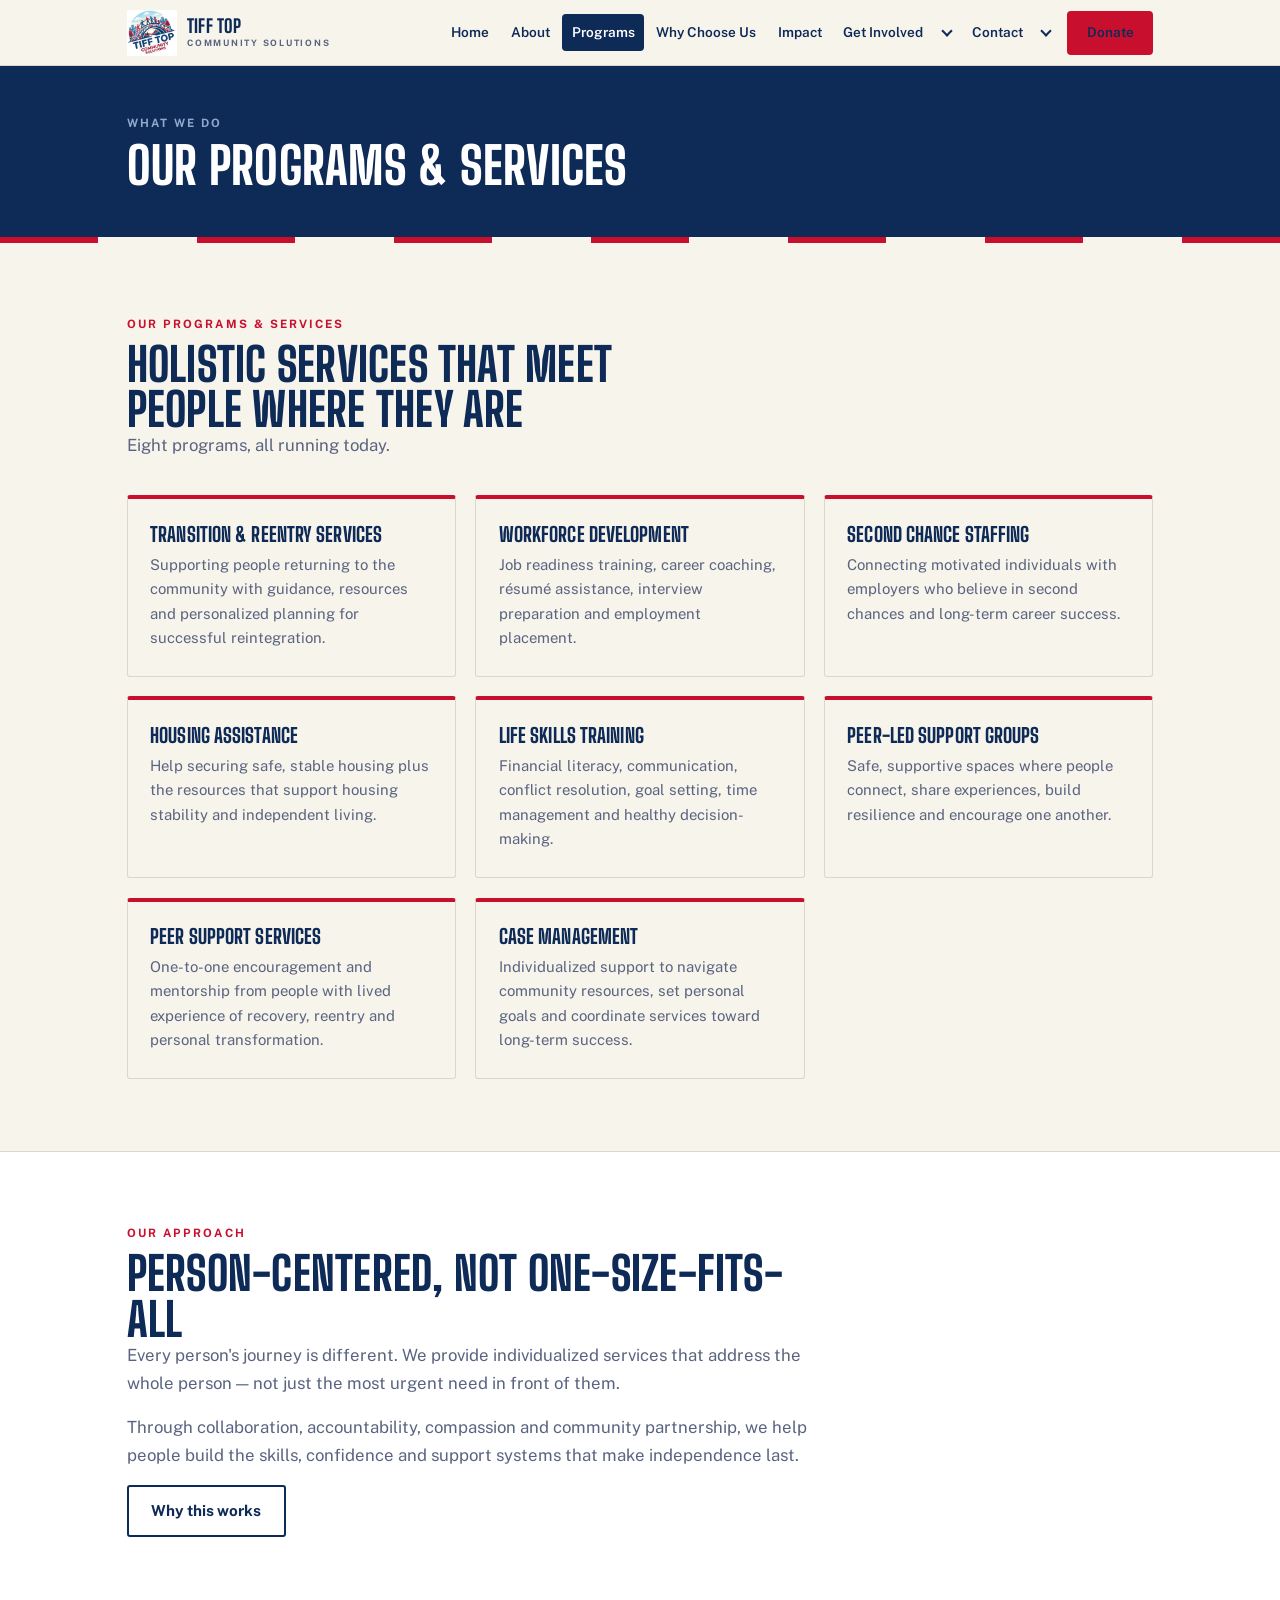
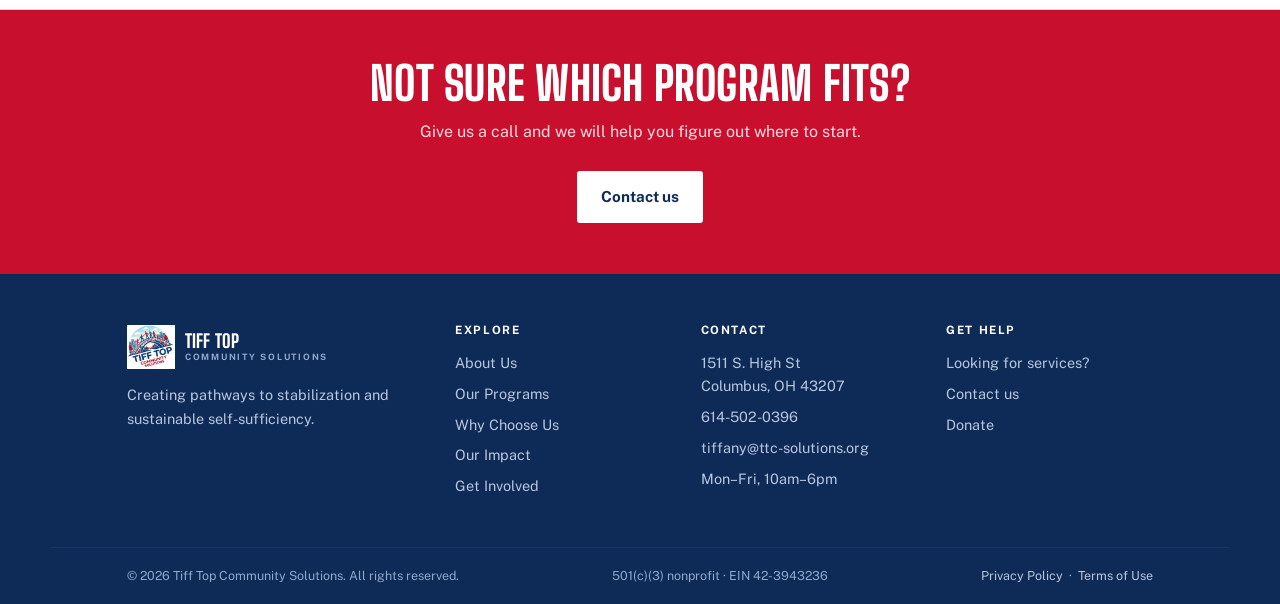
<file: programs.html>
<!DOCTYPE html>
<html lang="en">
<head>
<meta charset="utf-8">
<meta name="viewport" content="width=device-width, initial-scale=1">
<title>Our Programs &amp; Services | Tiff Top Community Solutions</title>
<meta name="description" content="Reentry, workforce development, second chance staffing, housing assistance, life skills training and peer support in Columbus, Ohio.">
<link rel="icon" href="assets/logo.png">
<link rel="preconnect" href="https://fonts.googleapis.com">
<link rel="preconnect" href="https://fonts.gstatic.com" crossorigin>
<link href="https://fonts.googleapis.com/css2?family=Big+Shoulders+Display:wght@500;600;700;800&family=Public+Sans:wght@400;500;600;700&display=swap" rel="stylesheet">
<link rel="stylesheet" href="css/style.css?v=3">
  <!-- Google tag (gtag.js) -->
  <script async src="https://www.googletagmanager.com/gtag/js?id=AW-18487396468"></script>
  <script>
    window.dataLayer = window.dataLayer || [];
    function gtag(){dataLayer.push(arguments);}
    gtag('js', new Date());

    gtag('config', 'AW-18487396468');
  </script>
</head>
<body>
<a class="skip" href="#main">Skip to main content</a>

<!-- =========================================================
     HEADER — this block is identical on every page.
     To change the menu, say: "update the nav on every page"
     ========================================================= -->
<header class="site-header">
  <div class="header-inner">
    <a class="brand" href="index.html">
      <img src="assets/logo.png" alt="Tiff Top Community Solutions logo">
      <span class="brand-name">
        <b>Tiff Top</b>
        <span>Community Solutions</span>
      </span>
    </a>
    <nav class="site-nav" id="siteNav" aria-label="Main menu">
      <a href="index.html">Home</a>
      <a href="about.html">About</a>
      <a href="programs.html" aria-current="page">Programs</a>
      <a href="why-choose-us.html">Why Choose Us</a>
      <a href="impact.html">Impact</a>
      <div class="has-sub">
        <a href="get-involved.html">Get Involved</a>
        <button class="sub-toggle" type="button" aria-expanded="false" aria-controls="sub-get-involved">
          <span class="sr-only">More under Get Involved</span>
        </button>
        <ul class="subnav" id="sub-get-involved">
          <li><a href="employers.html">Employer partnerships</a></li>
          <li><a href="donate.html">Donate</a></li>
        </ul>
      </div>
      <div class="has-sub">
        <a href="contact.html">Contact</a>
        <button class="sub-toggle" type="button" aria-expanded="false" aria-controls="sub-contact">
          <span class="sr-only">More under Contact</span>
        </button>
        <ul class="subnav" id="sub-contact">
          <li><a href="looking-for-services.html">Looking for services?</a></li>
        </ul>
      </div>
      <a class="btn btn-red" href="donate.html">Donate</a>
    </nav>
    <button class="nav-toggle" id="navToggle" aria-label="Open menu" aria-expanded="false" aria-controls="siteNav">
      <span></span><span></span><span></span>
    </button>
  </div>
</header>

<main id="main">

<!-- =========================================================
     HERO
     ========================================================= -->
<section class="hero hero-short">
  <div class="wrap">
    <span class="eyebrow">What we do</span>
    <h1>Our Programs &amp; Services</h1>
    
  </div>
  <div class="flagline" aria-hidden="true">
    <i></i><i></i><i></i><i></i><i></i><i></i><i></i><i></i><i></i><i></i><i></i><i></i><i></i>
  </div>
</section>

<!-- =========================================================
     ALL EIGHT PROGRAMS
     All eight are running as of July 2026. If a program is ever
     paused or a new one is added before it opens, mark it with
     <span class="badge">Launching 2027</span> as the first line
     inside its card.
     ========================================================= -->
<section class="section">
  <div class="wrap">
    <div class="section-head reveal">
      <span class="eyebrow">Our programs &amp; services</span>
      <h2>Holistic services that meet people where they are</h2>
      <p>Eight programs, all running today.</p>
    </div>
    <div class="card-grid cols-3">

      <article class="card reveal">
        <h3>Transition &amp; Reentry Services</h3>
        <p>Supporting people returning to the community with guidance, resources and
           personalized planning for successful reintegration.</p>
      </article>

      <article class="card reveal">
        <h3>Workforce Development</h3>
        <p>Job readiness training, career coaching, r&eacute;sum&eacute; assistance, interview
           preparation and employment placement.</p>
      </article>

      <article class="card reveal">
        <h3>Second Chance Staffing</h3>
        <p>Connecting motivated individuals with employers who believe in second chances and
           long-term career success.</p>
      </article>

      <article class="card reveal">
        <h3>Housing Assistance</h3>
        <p>Help securing safe, stable housing plus the resources that support housing stability
           and independent living.</p>
      </article>

      <article class="card reveal">
        <h3>Life Skills Training</h3>
        <p>Financial literacy, communication, conflict resolution, goal setting, time management
           and healthy decision-making.</p>
      </article>

      <article class="card reveal">
        <h3>Peer-Led Support Groups</h3>
        <p>Safe, supportive spaces where people connect, share experiences, build resilience and
           encourage one another.</p>
      </article>

      <article class="card reveal">
        <h3>Peer Support Services</h3>
        <p>One-to-one encouragement and mentorship from people with lived experience of recovery,
           reentry and personal transformation.</p>
      </article>

      <article class="card reveal">
        <h3>Case Management</h3>
        <p>Individualized support to navigate community resources, set personal goals and
           coordinate services toward long-term success.</p>
      </article>

    </div>
  </div>
</section>

<!-- =========================================================
     OUR APPROACH
     ========================================================= -->
<section class="section section-white">
  <div class="wrap split reveal">
    <div>
      <span class="eyebrow">Our approach</span>
      <h2>Person-centered, not one-size-fits-all</h2>
      <p>Every person's journey is different. We provide individualized services that address the
         whole person &mdash; not just the most urgent need in front of them.</p>
      <p>Through collaboration, accountability, compassion and community partnership, we help
         people build the skills, confidence and support systems that make independence last.</p>
      <a class="btn btn-outline" href="why-choose-us.html">Why this works</a>
    </div>
    <div class="photo-slot">
      <b>Photo needed</b>
      <span>One-on-one conversation at a desk &mdash; shows the work, not a stock handshake</span>
    </div>
  </div>
</section>

<!-- =========================================================
     CTA
     ========================================================= -->
<section class="cta-band">
  <div class="wrap">
    <h2>Not sure which program fits?</h2>
    <p>Give us a call and we will help you figure out where to start.</p>
    <a class="btn btn-white" href="contact.html">Contact us</a>
  </div>
</section>

</main>

<!-- =========================================================
     FOOTER — identical on every page
     ========================================================= -->
<footer class="site-footer">
  <div class="footer-top">
    <div>
      <a class="brand" href="index.html" style="margin-bottom:.9rem">
        <img src="assets/logo.png" alt="" style="height:44px">
        <span class="brand-name"><b>Tiff Top</b><span>Community Solutions</span></span>
      </a>
      <p>Creating pathways to stabilization and sustainable self-sufficiency.</p>
    </div>
    <div>
      <h4>Explore</h4>
      <ul>
        <li><a href="about.html">About Us</a></li>
        <li><a href="programs.html">Our Programs</a></li>
        <li><a href="why-choose-us.html">Why Choose Us</a></li>
        <li><a href="impact.html">Our Impact</a></li>
        <li><a href="get-involved.html">Get Involved</a></li>
      </ul>
    </div>
    <div>
      <h4>Contact</h4>
      <ul>
        <li>1511 S. High St<br>Columbus, OH 43207</li>
        <li><a href="tel:6145020396">614-502-0396</a></li>
        <li><a href="mailto:tiffany@ttc-solutions.org">tiffany@ttc-solutions.org</a></li>
        <li>Mon&ndash;Fri, 10am&ndash;6pm</li>
      </ul>
    </div>
    <div>
      <h4>Get help</h4>
      <ul>
        <li><a href="looking-for-services.html">Looking for services?</a></li>
        <li><a href="contact.html">Contact us</a></li>
        <li><a href="donate.html">Donate</a></li>
      </ul>
    </div>
  </div>
  <div class="footer-bar">
    <span>&copy; 2026 Tiff Top Community Solutions. All rights reserved.</span>
    <span>501(c)(3) nonprofit &middot; EIN 42-3943236</span>
    <span><a href="privacy.html">Privacy Policy</a> &nbsp;&middot;&nbsp; <a href="terms.html">Terms of Use</a></span>
  </div>
</footer>

<!-- =========================================================
     SCRIPTS — mobile menu + scroll animation
     ========================================================= -->
<script>
document.documentElement.classList.add('js');

/* close every drop-down in the main menu */
function closeSubmenus(except){
  document.querySelectorAll('.has-sub').forEach(function(group){
    if(group === except) return;
    var button = group.querySelector('.sub-toggle');
    /* if focus is sitting inside the menu we are about to hide, move it
       back to the button so keyboard users do not lose their place */
    if(group.contains(document.activeElement) && button &&
       document.activeElement !== button){ button.focus(); }
    group.classList.remove('is-open');
    if(button) button.setAttribute('aria-expanded','false');
  });
}

/* mobile menu open/close */
var toggle = document.getElementById('navToggle');
var nav = document.getElementById('siteNav');
if(toggle && nav){
  toggle.addEventListener('click', function(){
    var open = nav.classList.toggle('is-open');
    toggle.setAttribute('aria-expanded', open);
    toggle.setAttribute('aria-label', open ? 'Close menu' : 'Open menu');
    if(!open) closeSubmenus();
  });
}

/* drop-down menus — the chevron buttons next to Get Involved and Contact */
document.querySelectorAll('.sub-toggle').forEach(function(button){
  button.addEventListener('click', function(){
    var group = button.parentNode;
    var open = !group.classList.contains('is-open');
    closeSubmenus(group);
    group.classList.toggle('is-open', open);
    button.setAttribute('aria-expanded', open ? 'true' : 'false');
  });
});

/* click anywhere else, or press Escape, to close them */
document.addEventListener('click', function(e){
  if(!e.target.closest || !e.target.closest('.has-sub')) closeSubmenus();
});
document.addEventListener('keydown', function(e){
  if(e.key === 'Escape' || e.key === 'Esc') closeSubmenus();
});

/* fade sections in as you scroll */
if('IntersectionObserver' in window){
  var io = new IntersectionObserver(function(entries){
    entries.forEach(function(e){
      if(e.isIntersecting){ e.target.classList.add('is-visible'); io.unobserve(e.target); }
    });
  }, {threshold:.12});
  document.querySelectorAll('.reveal').forEach(function(el){ io.observe(el); });
} else {
  document.querySelectorAll('.reveal').forEach(function(el){ el.classList.add('is-visible'); });
}
</script>
</body>
</html>
</file>
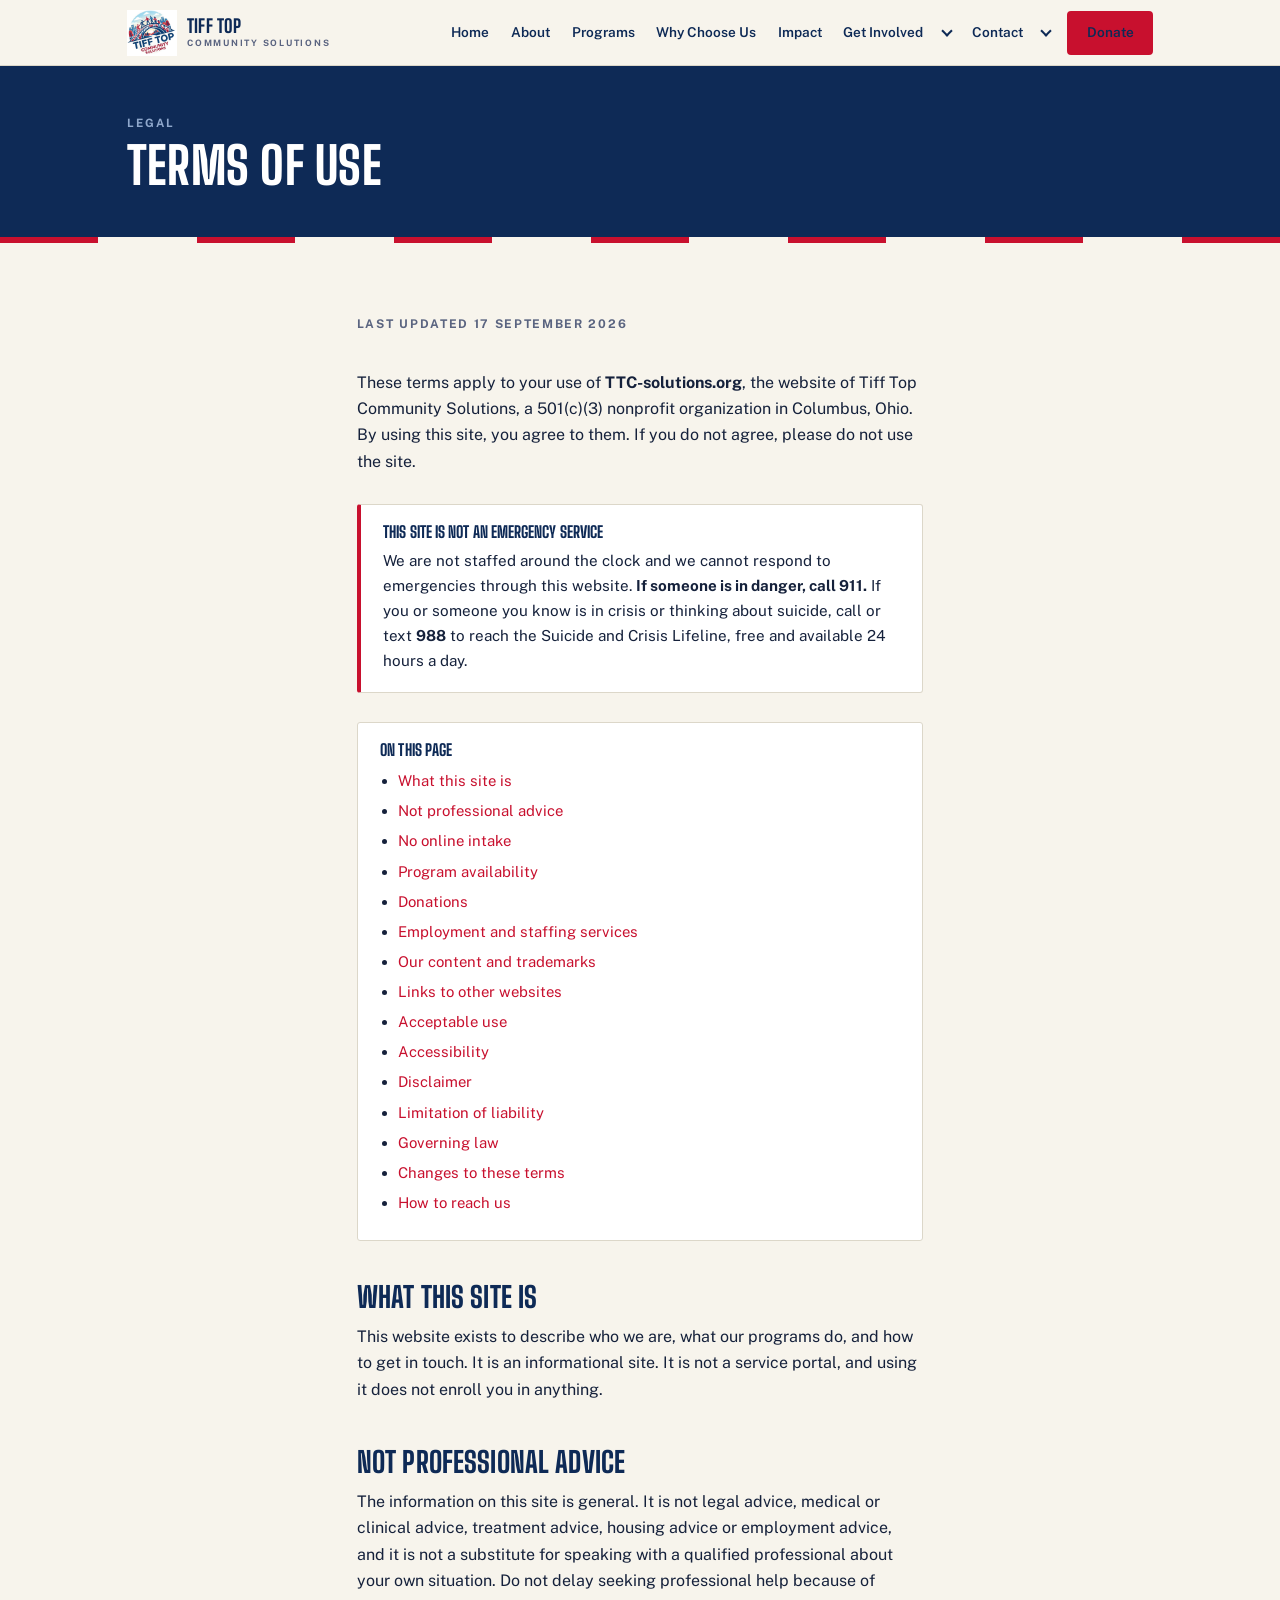
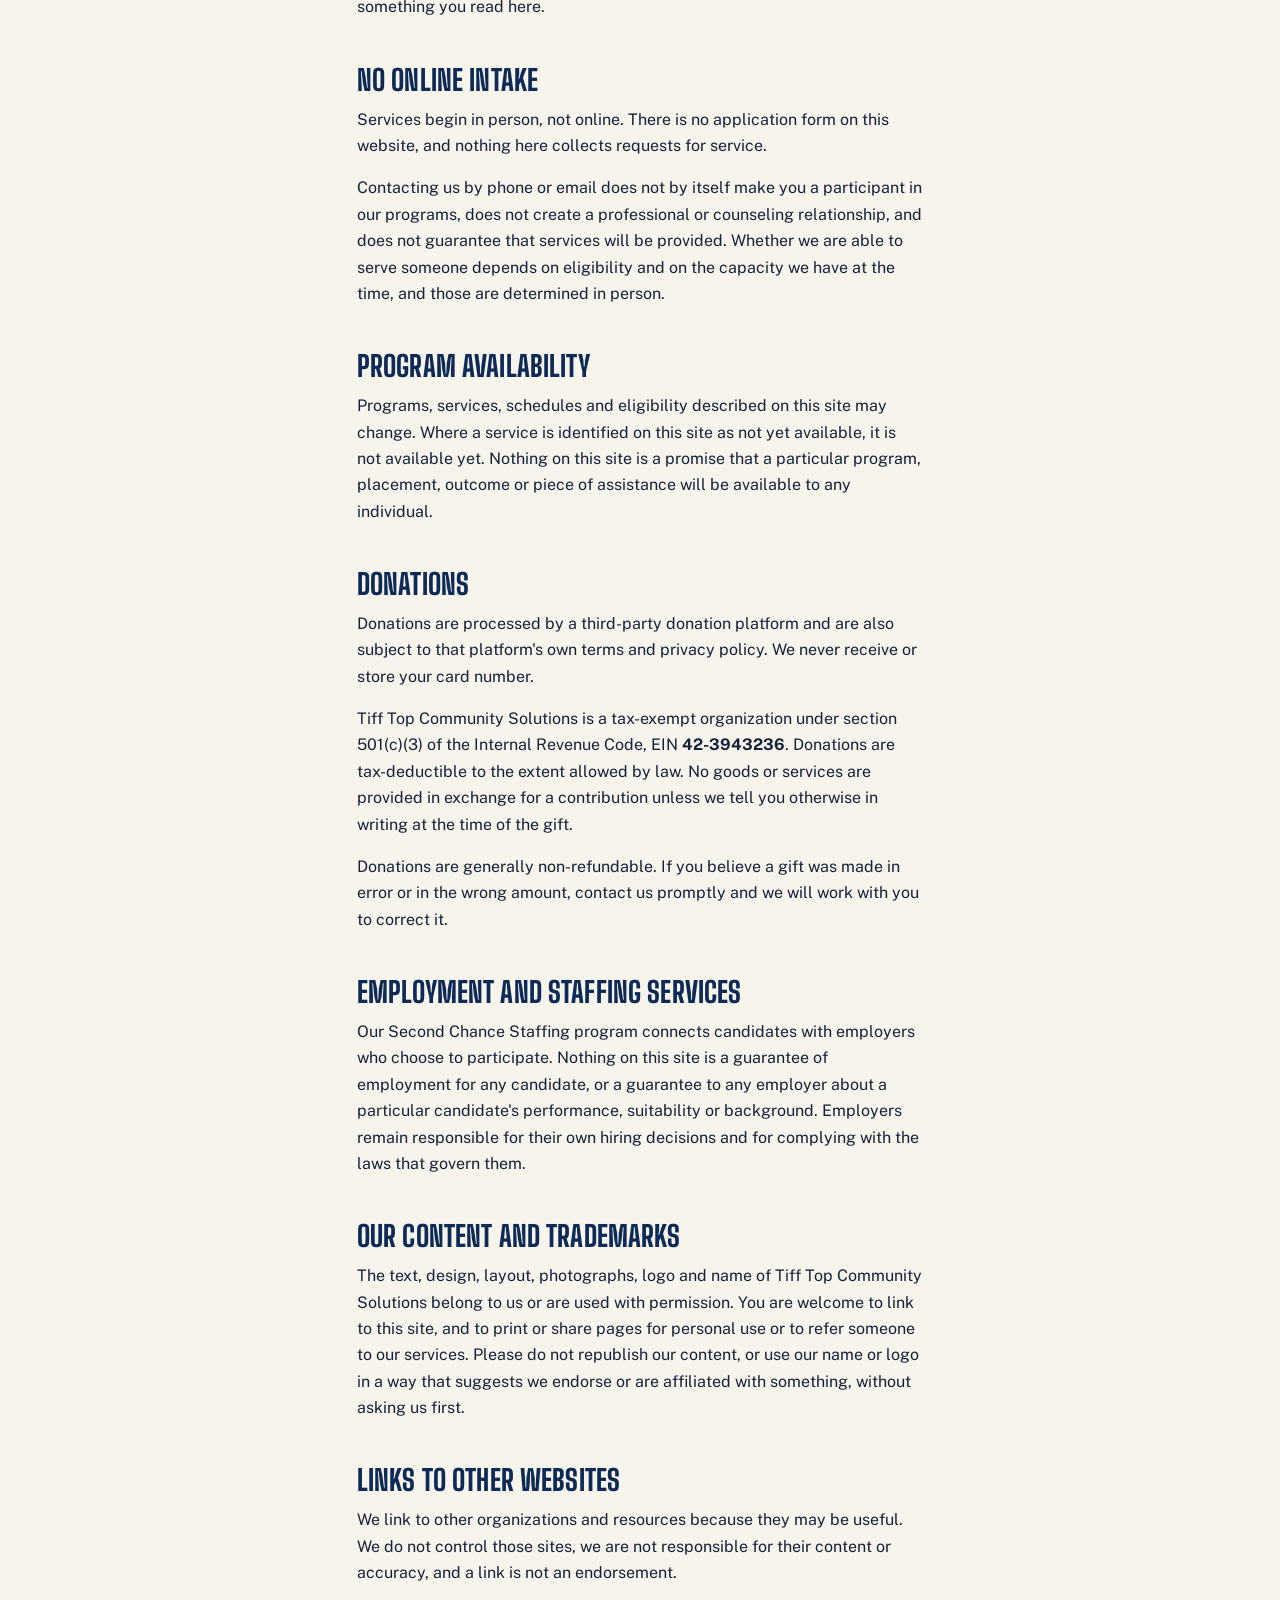
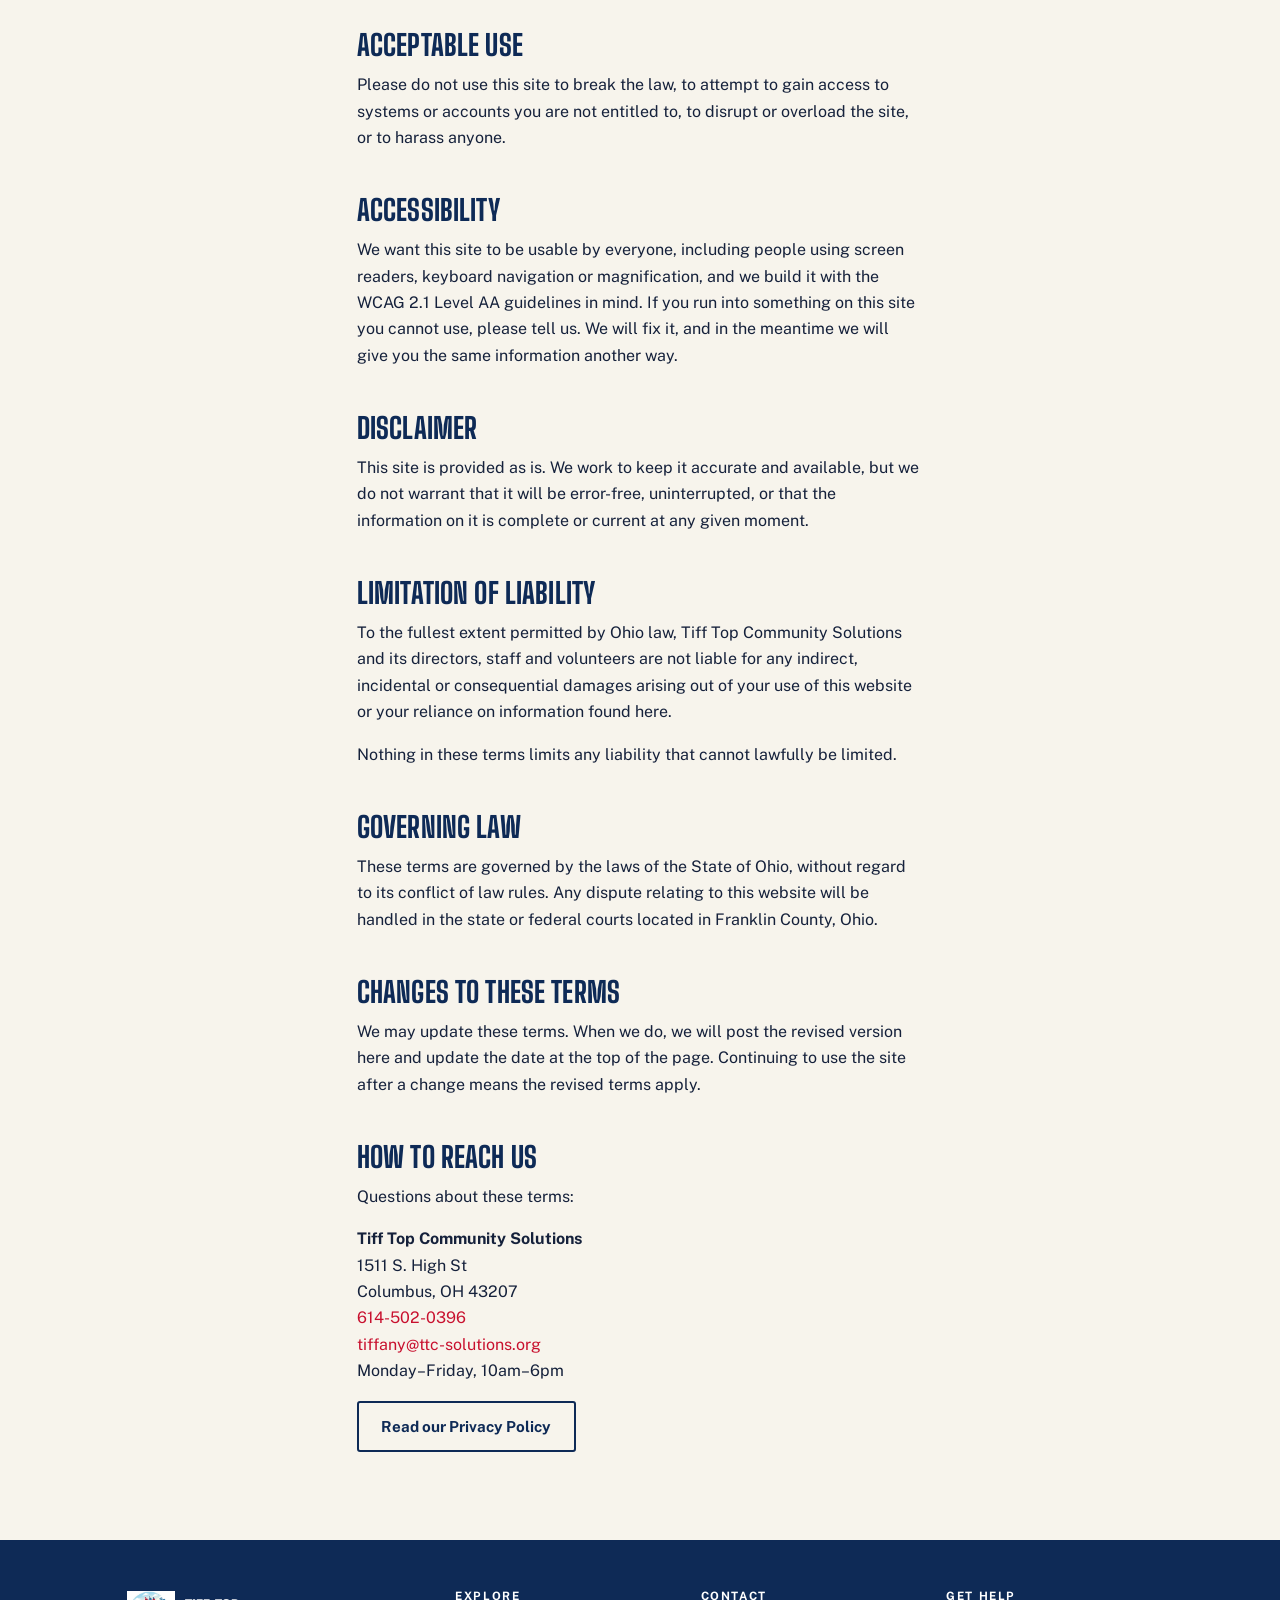
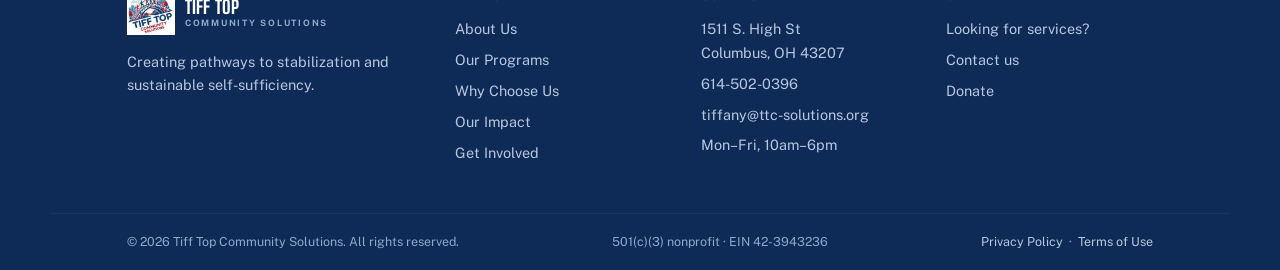
<file: terms.html>
<!DOCTYPE html>
<html lang="en">
<head>
<meta charset="utf-8">
<meta name="viewport" content="width=device-width, initial-scale=1">
<title>Terms of Use | Tiff Top Community Solutions</title>
<meta name="description" content="The terms that apply to TTC-solutions.org, the website of Tiff Top Community Solutions, a 501(c)(3) nonprofit in Columbus, Ohio.">
<link rel="icon" href="assets/logo.png">
<link rel="preconnect" href="https://fonts.googleapis.com">
<link rel="preconnect" href="https://fonts.gstatic.com" crossorigin>
<link href="https://fonts.googleapis.com/css2?family=Big+Shoulders+Display:wght@500;600;700;800&family=Public+Sans:wght@400;500;600;700&display=swap" rel="stylesheet">
<link rel="stylesheet" href="css/style.css?v=3">
  <!-- Google tag (gtag.js) -->
  <script async src="https://www.googletagmanager.com/gtag/js?id=AW-18487396468"></script>
  <script>
    window.dataLayer = window.dataLayer || [];
    function gtag(){dataLayer.push(arguments);}
    gtag('js', new Date());

    gtag('config', 'AW-18487396468');
  </script>
</head>
<body>
<a class="skip" href="#main">Skip to main content</a>

<!-- =========================================================
     HEADER — this block is identical on every page.
     To change the menu, say: "update the nav on every page"
     ========================================================= -->
<header class="site-header">
  <div class="header-inner">
    <a class="brand" href="index.html">
      <img src="assets/logo.png" alt="Tiff Top Community Solutions logo">
      <span class="brand-name">
        <b>Tiff Top</b>
        <span>Community Solutions</span>
      </span>
    </a>
    <nav class="site-nav" id="siteNav" aria-label="Main menu">
      <a href="index.html">Home</a>
      <a href="about.html">About</a>
      <a href="programs.html">Programs</a>
      <a href="why-choose-us.html">Why Choose Us</a>
      <a href="impact.html">Impact</a>
      <div class="has-sub">
        <a href="get-involved.html">Get Involved</a>
        <button class="sub-toggle" type="button" aria-expanded="false" aria-controls="sub-get-involved">
          <span class="sr-only">More under Get Involved</span>
        </button>
        <ul class="subnav" id="sub-get-involved">
          <li><a href="employers.html">Employer partnerships</a></li>
          <li><a href="donate.html">Donate</a></li>
        </ul>
      </div>
      <div class="has-sub">
        <a href="contact.html">Contact</a>
        <button class="sub-toggle" type="button" aria-expanded="false" aria-controls="sub-contact">
          <span class="sr-only">More under Contact</span>
        </button>
        <ul class="subnav" id="sub-contact">
          <li><a href="looking-for-services.html">Looking for services?</a></li>
        </ul>
      </div>
      <a class="btn btn-red" href="donate.html">Donate</a>
    </nav>
    <button class="nav-toggle" id="navToggle" aria-label="Open menu" aria-expanded="false" aria-controls="siteNav">
      <span></span><span></span><span></span>
    </button>
  </div>
</header>

<main id="main">

<!-- =========================================================
     HERO
     ========================================================= -->
<section class="hero hero-short">
  <div class="wrap">
    <span class="eyebrow">Legal</span>
    <h1>Terms of Use</h1>
  </div>
  <div class="flagline" aria-hidden="true">
    <i></i><i></i><i></i><i></i><i></i><i></i><i></i><i></i><i></i><i></i><i></i><i></i><i></i>
  </div>
</section>

<!-- =========================================================
     THE TERMS
     Plain-language terms of use. Update the date at the top
     whenever the text below changes.
     ========================================================= -->
<section class="section">
  <div class="wrap legal">

    <p class="updated">Last updated 17 September 2026</p>

    <p>These terms apply to your use of <strong>TTC-solutions.org</strong>, the website of Tiff Top
       Community Solutions, a 501(c)(3) nonprofit organization in Columbus, Ohio. By using this
       site, you agree to them. If you do not agree, please do not use the site.</p>

    <div class="note">
      <h3>This site is not an emergency service</h3>
      <p>We are not staffed around the clock and we cannot respond to emergencies through this
         website. <strong>If someone is in danger, call 911.</strong> If you or someone you know is
         in crisis or thinking about suicide, call or text <strong>988</strong> to reach the Suicide
         and Crisis Lifeline, free and available 24 hours a day.</p>
    </div>

    <div class="toc">
      <h3>On this page</h3>
      <ul>
        <li><a href="#about">What this site is</a></li>
        <li><a href="#advice">Not professional advice</a></li>
        <li><a href="#intake">No online intake</a></li>
        <li><a href="#programs">Program availability</a></li>
        <li><a href="#donations">Donations</a></li>
        <li><a href="#employment">Employment and staffing services</a></li>
        <li><a href="#ip">Our content and trademarks</a></li>
        <li><a href="#thirdparty">Links to other websites</a></li>
        <li><a href="#conduct">Acceptable use</a></li>
        <li><a href="#accessibility">Accessibility</a></li>
        <li><a href="#warranty">Disclaimer</a></li>
        <li><a href="#liability">Limitation of liability</a></li>
        <li><a href="#law">Governing law</a></li>
        <li><a href="#changes">Changes to these terms</a></li>
        <li><a href="#contact">How to reach us</a></li>
      </ul>
    </div>

    <h2 id="about">What this site is</h2>
    <p>This website exists to describe who we are, what our programs do, and how to get in touch.
       It is an informational site. It is not a service portal, and using it does not enroll you in
       anything.</p>

    <h2 id="advice">Not professional advice</h2>
    <p>The information on this site is general. It is not legal advice, medical or clinical advice,
       treatment advice, housing advice or employment advice, and it is not a substitute for
       speaking with a qualified professional about your own situation. Do not delay seeking
       professional help because of something you read here.</p>

    <h2 id="intake">No online intake</h2>
    <p>Services begin in person, not online. There is no application form on this website, and
       nothing here collects requests for service.</p>
    <p>Contacting us by phone or email does not by itself make you a participant in our programs,
       does not create a professional or counseling relationship, and does not guarantee that
       services will be provided. Whether we are able to serve someone depends on eligibility and
       on the capacity we have at the time, and those are determined in person.</p>

    <h2 id="programs">Program availability</h2>
    <p>Programs, services, schedules and eligibility described on this site may change. Where a
       service is identified on this site as not yet available, it is not available yet. Nothing
       on this site is a promise that a particular program, placement, outcome or piece of
       assistance will be available to any individual.</p>

    <h2 id="donations">Donations</h2>
    <p>Donations are processed by a third-party donation platform and are also subject to that
       platform's own terms and privacy policy. We never receive or store your card number.</p>
    <p>Tiff Top Community Solutions is a tax-exempt organization under section 501(c)(3) of the
       Internal Revenue Code, EIN <strong>42-3943236</strong>. Donations are tax-deductible to the
       extent allowed by law. No goods or services are provided in exchange for a contribution
       unless we tell you otherwise in writing at the time of the gift.</p>
    <p>Donations are generally non-refundable. If you believe a gift was made in error or in the
       wrong amount, contact us promptly and we will work with you to correct it.</p>

    <h2 id="employment">Employment and staffing services</h2>
    <p>Our Second Chance Staffing program connects candidates with employers who choose to
       participate. Nothing on this site is a guarantee of employment for any candidate, or a
       guarantee to any employer about a particular candidate's performance, suitability or
       background. Employers remain responsible for their own hiring decisions and for complying
       with the laws that govern them.</p>

    <h2 id="ip">Our content and trademarks</h2>
    <p>The text, design, layout, photographs, logo and name of Tiff Top Community Solutions belong
       to us or are used with permission. You are welcome to link to this site, and to print or
       share pages for personal use or to refer someone to our services. Please do not republish our
       content, or use our name or logo in a way that suggests we endorse or are affiliated with
       something, without asking us first.</p>

    <h2 id="thirdparty">Links to other websites</h2>
    <p>We link to other organizations and resources because they may be useful. We do not control
       those sites, we are not responsible for their content or accuracy, and a link is not an
       endorsement.</p>

    <h2 id="conduct">Acceptable use</h2>
    <p>Please do not use this site to break the law, to attempt to gain access to systems or
       accounts you are not entitled to, to disrupt or overload the site, or to harass anyone.</p>

    <h2 id="accessibility">Accessibility</h2>
    <p>We want this site to be usable by everyone, including people using screen readers, keyboard
       navigation or magnification, and we build it with the WCAG 2.1 Level AA guidelines in mind.
       If you run into something on this site you cannot use, please tell us. We will fix it, and in
       the meantime we will give you the same information another way.</p>

    <h2 id="warranty">Disclaimer</h2>
    <p>This site is provided as is. We work to keep it accurate and available, but we do not warrant
       that it will be error-free, uninterrupted, or that the information on it is complete or
       current at any given moment.</p>

    <h2 id="liability">Limitation of liability</h2>
    <p>To the fullest extent permitted by Ohio law, Tiff Top Community Solutions and its directors,
       staff and volunteers are not liable for any indirect, incidental or consequential damages
       arising out of your use of this website or your reliance on information found here.</p>
    <p>Nothing in these terms limits any liability that cannot lawfully be limited.</p>

    <h2 id="law">Governing law</h2>
    <p>These terms are governed by the laws of the State of Ohio, without regard to its conflict of
       law rules. Any dispute relating to this website will be handled in the state or federal
       courts located in Franklin County, Ohio.</p>

    <h2 id="changes">Changes to these terms</h2>
    <p>We may update these terms. When we do, we will post the revised version here and update the
       date at the top of the page. Continuing to use the site after a change means the revised
       terms apply.</p>

    <h2 id="contact">How to reach us</h2>
    <p>Questions about these terms:</p>
    <p><strong>Tiff Top Community Solutions</strong><br>
       1511 S. High St<br>
       Columbus, OH 43207<br>
       <a href="tel:6145020396">614-502-0396</a><br>
       <a href="mailto:tiffany@ttc-solutions.org">tiffany@ttc-solutions.org</a><br>
       Monday&ndash;Friday, 10am&ndash;6pm</p>

    <p><a class="btn btn-outline" href="privacy.html">Read our Privacy Policy</a></p>

  </div>
</section>

</main>

<!-- =========================================================
     FOOTER — identical on every page
     ========================================================= -->
<footer class="site-footer">
  <div class="footer-top">
    <div>
      <a class="brand" href="index.html" style="margin-bottom:.9rem">
        <img src="assets/logo.png" alt="" style="height:44px">
        <span class="brand-name"><b>Tiff Top</b><span>Community Solutions</span></span>
      </a>
      <p>Creating pathways to stabilization and sustainable self-sufficiency.</p>
    </div>
    <div>
      <h4>Explore</h4>
      <ul>
        <li><a href="about.html">About Us</a></li>
        <li><a href="programs.html">Our Programs</a></li>
        <li><a href="why-choose-us.html">Why Choose Us</a></li>
        <li><a href="impact.html">Our Impact</a></li>
        <li><a href="get-involved.html">Get Involved</a></li>
      </ul>
    </div>
    <div>
      <h4>Contact</h4>
      <ul>
        <li>1511 S. High St<br>Columbus, OH 43207</li>
        <li><a href="tel:6145020396">614-502-0396</a></li>
        <li><a href="mailto:tiffany@ttc-solutions.org">tiffany@ttc-solutions.org</a></li>
        <li>Mon&ndash;Fri, 10am&ndash;6pm</li>
      </ul>
    </div>
    <div>
      <h4>Get help</h4>
      <ul>
        <li><a href="looking-for-services.html">Looking for services?</a></li>
        <li><a href="contact.html">Contact us</a></li>
        <li><a href="donate.html">Donate</a></li>
      </ul>
    </div>
  </div>
  <div class="footer-bar">
    <span>&copy; 2026 Tiff Top Community Solutions. All rights reserved.</span>
    <span>501(c)(3) nonprofit &middot; EIN 42-3943236</span>
    <span><a href="privacy.html">Privacy Policy</a> &nbsp;&middot;&nbsp; <a href="terms.html">Terms of Use</a></span>
  </div>
</footer>

<!-- =========================================================
     SCRIPTS — mobile menu + scroll animation
     ========================================================= -->
<script>
document.documentElement.classList.add('js');

/* close every drop-down in the main menu */
function closeSubmenus(except){
  document.querySelectorAll('.has-sub').forEach(function(group){
    if(group === except) return;
    var button = group.querySelector('.sub-toggle');
    /* if focus is sitting inside the menu we are about to hide, move it
       back to the button so keyboard users do not lose their place */
    if(group.contains(document.activeElement) && button &&
       document.activeElement !== button){ button.focus(); }
    group.classList.remove('is-open');
    if(button) button.setAttribute('aria-expanded','false');
  });
}

/* mobile menu open/close */
var toggle = document.getElementById('navToggle');
var nav = document.getElementById('siteNav');
if(toggle && nav){
  toggle.addEventListener('click', function(){
    var open = nav.classList.toggle('is-open');
    toggle.setAttribute('aria-expanded', open);
    toggle.setAttribute('aria-label', open ? 'Close menu' : 'Open menu');
    if(!open) closeSubmenus();
  });
}

/* drop-down menus — the chevron buttons next to Get Involved and Contact */
document.querySelectorAll('.sub-toggle').forEach(function(button){
  button.addEventListener('click', function(){
    var group = button.parentNode;
    var open = !group.classList.contains('is-open');
    closeSubmenus(group);
    group.classList.toggle('is-open', open);
    button.setAttribute('aria-expanded', open ? 'true' : 'false');
  });
});

/* click anywhere else, or press Escape, to close them */
document.addEventListener('click', function(e){
  if(!e.target.closest || !e.target.closest('.has-sub')) closeSubmenus();
});
document.addEventListener('keydown', function(e){
  if(e.key === 'Escape' || e.key === 'Esc') closeSubmenus();
});

/* fade sections in as you scroll */
if('IntersectionObserver' in window){
  var io = new IntersectionObserver(function(entries){
    entries.forEach(function(e){
      if(e.isIntersecting){ e.target.classList.add('is-visible'); io.unobserve(e.target); }
    });
  }, {threshold:.12});
  document.querySelectorAll('.reveal').forEach(function(el){ io.observe(el); });
} else {
  document.querySelectorAll('.reveal').forEach(function(el){ el.classList.add('is-visible'); });
}
</script>
</body>
</html>
</file>
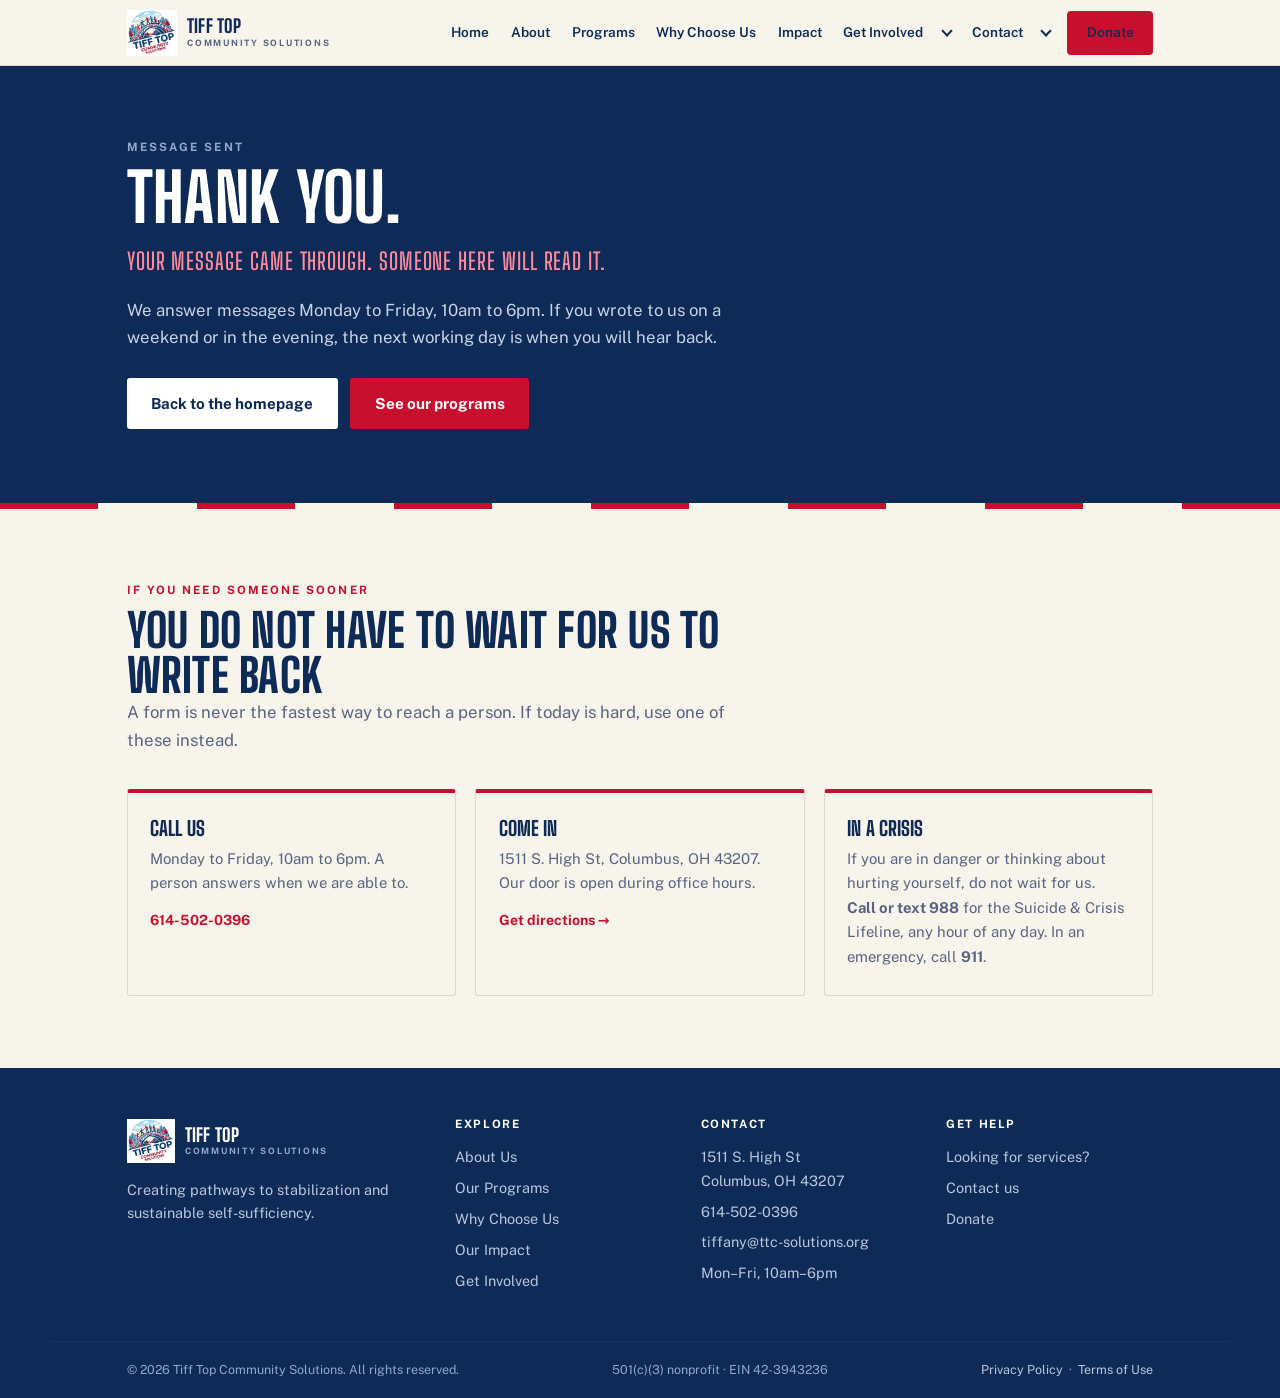
<file: thank-you.html>
<!DOCTYPE html>
<html lang="en">
<head>
<meta charset="utf-8">
<meta name="viewport" content="width=device-width, initial-scale=1">
<title>Message sent | Tiff Top Community Solutions</title>
<meta name="description" content="Your message reached Tiff Top Community Solutions. Someone will get back to you.">
<meta name="robots" content="noindex">
<link rel="icon" href="assets/logo.png">
<link rel="preconnect" href="https://fonts.googleapis.com">
<link rel="preconnect" href="https://fonts.gstatic.com" crossorigin>
<link href="https://fonts.googleapis.com/css2?family=Big+Shoulders+Display:wght@500;600;700;800&family=Public+Sans:wght@400;500;600;700&display=swap" rel="stylesheet">
<link rel="stylesheet" href="css/style.css?v=3">
  <!-- Google tag (gtag.js) -->
  <script async src="https://www.googletagmanager.com/gtag/js?id=AW-18487396468"></script>
  <script>
    window.dataLayer = window.dataLayer || [];
    function gtag(){dataLayer.push(arguments);}
    gtag('js', new Date());

    gtag('config', 'AW-18487396468');
  </script>
</head>
<body>
<a class="skip" href="#main">Skip to main content</a>

<!-- =========================================================
     HEADER — this block is identical on every page.
     To change the menu, say: "update the nav on every page"
     ========================================================= -->
<header class="site-header">
  <div class="header-inner">
    <a class="brand" href="index.html">
      <img src="assets/logo.png" alt="Tiff Top Community Solutions logo">
      <span class="brand-name">
        <b>Tiff Top</b>
        <span>Community Solutions</span>
      </span>
    </a>
    <nav class="site-nav" id="siteNav" aria-label="Main menu">
      <a href="index.html">Home</a>
      <a href="about.html">About</a>
      <a href="programs.html">Programs</a>
      <a href="why-choose-us.html">Why Choose Us</a>
      <a href="impact.html">Impact</a>
      <div class="has-sub">
        <a href="get-involved.html">Get Involved</a>
        <button class="sub-toggle" type="button" aria-expanded="false" aria-controls="sub-get-involved">
          <span class="sr-only">More under Get Involved</span>
        </button>
        <ul class="subnav" id="sub-get-involved">
          <li><a href="employers.html">Employer partnerships</a></li>
          <li><a href="donate.html">Donate</a></li>
        </ul>
      </div>
      <div class="has-sub">
        <a href="contact.html">Contact</a>
        <button class="sub-toggle" type="button" aria-expanded="false" aria-controls="sub-contact">
          <span class="sr-only">More under Contact</span>
        </button>
        <ul class="subnav" id="sub-contact">
          <li><a href="looking-for-services.html">Looking for services?</a></li>
        </ul>
      </div>
      <a class="btn btn-red" href="donate.html">Donate</a>
    </nav>
    <button class="nav-toggle" id="navToggle" aria-label="Open menu" aria-expanded="false" aria-controls="siteNav">
      <span></span><span></span><span></span>
    </button>
  </div>
</header>

<main id="main">

<!-- =========================================================
     THANK YOU
     Both forms land here after they send — the one on contact.html
     and the one on looking-for-services.html. That is why the wording
     is plain and works for anyone: a case manager, an employer, or
     someone asking for help for themselves.
     ========================================================= -->
<section class="hero">
  <div class="wrap">
    <span class="eyebrow">Message sent</span>
    <h1>Thank you.</h1>
    <p class="tagline">Your message came through. Someone here will read it.</p>
    <p>We answer messages Monday to Friday, 10am to 6pm. If you wrote to us on a weekend or
       in the evening, the next working day is when you will hear back.</p>
    <div class="hero-buttons">
      <a class="btn btn-white" href="index.html">Back to the homepage</a>
      <a class="btn btn-red" href="programs.html">See our programs</a>
    </div>
  </div>
  <div class="flagline" aria-hidden="true">
    <i></i><i></i><i></i><i></i><i></i><i></i><i></i><i></i><i></i><i></i><i></i><i></i><i></i>
  </div>
</section>

<!-- =========================================================
     IF YOU NEED SOMEONE NOW
     ========================================================= -->
<section class="section">
  <div class="wrap">
    <div class="section-head reveal">
      <span class="eyebrow">If you need someone sooner</span>
      <h2>You do not have to wait for us to write back</h2>
      <p>A form is never the fastest way to reach a person. If today is hard, use one of these
         instead.</p>
    </div>

    <div class="card-grid cols-3 reveal">

      <article class="card">
        <h3>Call us</h3>
        <p>Monday to Friday, 10am to 6pm. A person answers when we are able to.</p>
        <p><a href="tel:6145020396"><strong>614-502-0396</strong></a></p>
      </article>

      <article class="card">
        <h3>Come in</h3>
        <p>1511 S. High St, Columbus, OH 43207. Our door is open during office hours.</p>
        <p><a href="https://www.google.com/maps/search/?api=1&amp;query=1511+S+High+St+Columbus+OH+43207"
              target="_blank" rel="noopener"><strong>Get directions &rarr;</strong></a></p>
      </article>

      <article class="card">
        <h3>In a crisis</h3>
        <p>If you are in danger or thinking about hurting yourself, do not wait for us.</p>
        <p><strong>Call or text 988</strong> for the Suicide &amp; Crisis Lifeline, any hour of any
           day. In an emergency, call <strong>911</strong>.</p>
      </article>

    </div>
  </div>
</section>

</main>

<!-- =========================================================
     FOOTER — identical on every page
     ========================================================= -->
<footer class="site-footer">
  <div class="footer-top">
    <div>
      <a class="brand" href="index.html" style="margin-bottom:.9rem">
        <img src="assets/logo.png" alt="" style="height:44px">
        <span class="brand-name"><b>Tiff Top</b><span>Community Solutions</span></span>
      </a>
      <p>Creating pathways to stabilization and sustainable self-sufficiency.</p>
    </div>
    <div>
      <h4>Explore</h4>
      <ul>
        <li><a href="about.html">About Us</a></li>
        <li><a href="programs.html">Our Programs</a></li>
        <li><a href="why-choose-us.html">Why Choose Us</a></li>
        <li><a href="impact.html">Our Impact</a></li>
        <li><a href="get-involved.html">Get Involved</a></li>
      </ul>
    </div>
    <div>
      <h4>Contact</h4>
      <ul>
        <li>1511 S. High St<br>Columbus, OH 43207</li>
        <li><a href="tel:6145020396">614-502-0396</a></li>
        <li><a href="mailto:tiffany@ttc-solutions.org">tiffany@ttc-solutions.org</a></li>
        <li>Mon&ndash;Fri, 10am&ndash;6pm</li>
      </ul>
    </div>
    <div>
      <h4>Get help</h4>
      <ul>
        <li><a href="looking-for-services.html">Looking for services?</a></li>
        <li><a href="contact.html">Contact us</a></li>
        <li><a href="donate.html">Donate</a></li>
      </ul>
    </div>
  </div>
  <div class="footer-bar">
    <span>&copy; 2026 Tiff Top Community Solutions. All rights reserved.</span>
    <span>501(c)(3) nonprofit &middot; EIN 42-3943236</span>
    <span><a href="privacy.html">Privacy Policy</a> &nbsp;&middot;&nbsp; <a href="terms.html">Terms of Use</a></span>
  </div>
</footer>

<!-- =========================================================
     SCRIPTS — mobile menu + scroll animation
     ========================================================= -->
<script>
document.documentElement.classList.add('js');

/* close every drop-down in the main menu */
function closeSubmenus(except){
  document.querySelectorAll('.has-sub').forEach(function(group){
    if(group === except) return;
    var button = group.querySelector('.sub-toggle');
    /* if focus is sitting inside the menu we are about to hide, move it
       back to the button so keyboard users do not lose their place */
    if(group.contains(document.activeElement) && button &&
       document.activeElement !== button){ button.focus(); }
    group.classList.remove('is-open');
    if(button) button.setAttribute('aria-expanded','false');
  });
}

/* mobile menu open/close */
var toggle = document.getElementById('navToggle');
var nav = document.getElementById('siteNav');
if(toggle && nav){
  toggle.addEventListener('click', function(){
    var open = nav.classList.toggle('is-open');
    toggle.setAttribute('aria-expanded', open);
    toggle.setAttribute('aria-label', open ? 'Close menu' : 'Open menu');
    if(!open) closeSubmenus();
  });
}

/* drop-down menus — the chevron buttons next to Get Involved and Contact */
document.querySelectorAll('.sub-toggle').forEach(function(button){
  button.addEventListener('click', function(){
    var group = button.parentNode;
    var open = !group.classList.contains('is-open');
    closeSubmenus(group);
    group.classList.toggle('is-open', open);
    button.setAttribute('aria-expanded', open ? 'true' : 'false');
  });
});

/* click anywhere else, or press Escape, to close them */
document.addEventListener('click', function(e){
  if(!e.target.closest || !e.target.closest('.has-sub')) closeSubmenus();
});
document.addEventListener('keydown', function(e){
  if(e.key === 'Escape' || e.key === 'Esc') closeSubmenus();
});

/* fade sections in as you scroll */
if('IntersectionObserver' in window){
  var io = new IntersectionObserver(function(entries){
    entries.forEach(function(e){
      if(e.isIntersecting){ e.target.classList.add('is-visible'); io.unobserve(e.target); }
    });
  }, {threshold:.12});
  document.querySelectorAll('.reveal').forEach(function(el){ io.observe(el); });
} else {
  document.querySelectorAll('.reveal').forEach(function(el){ el.classList.add('is-visible'); });
}
</script>
</body>
</html>
</file>
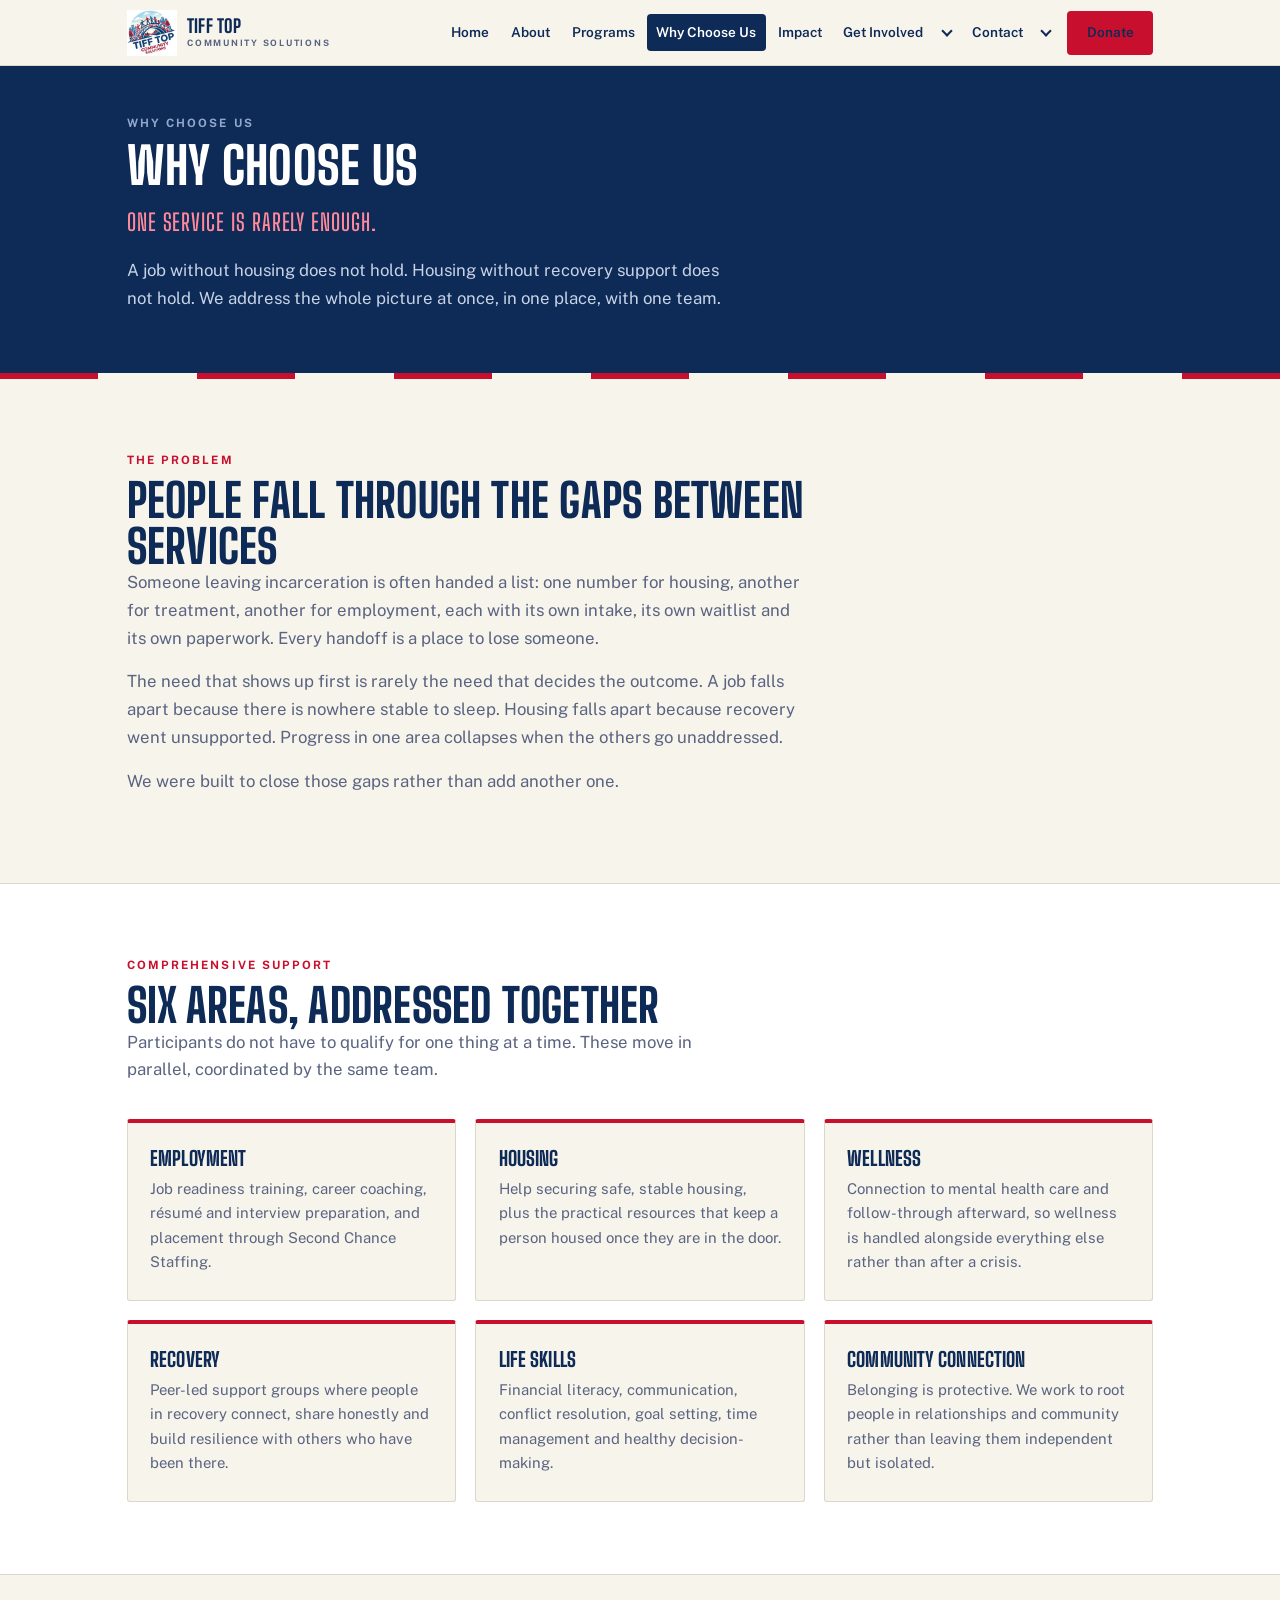
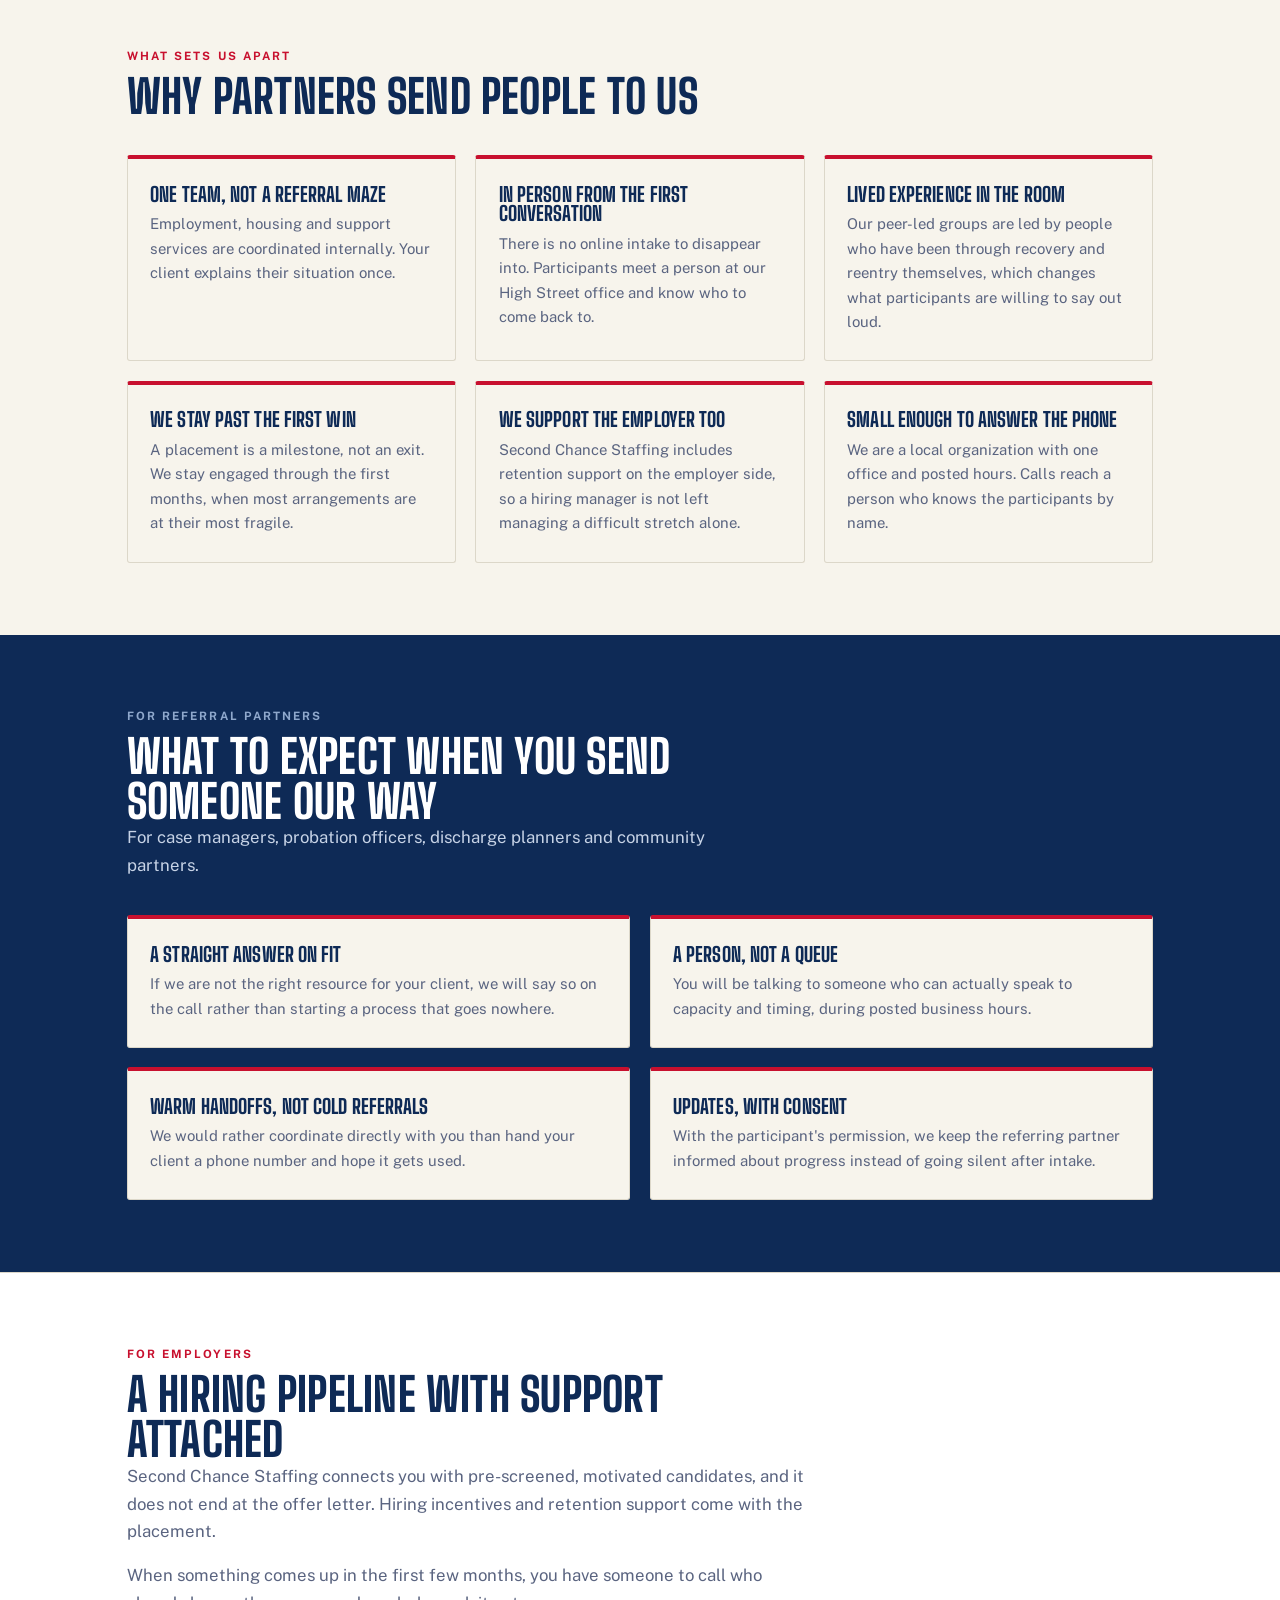
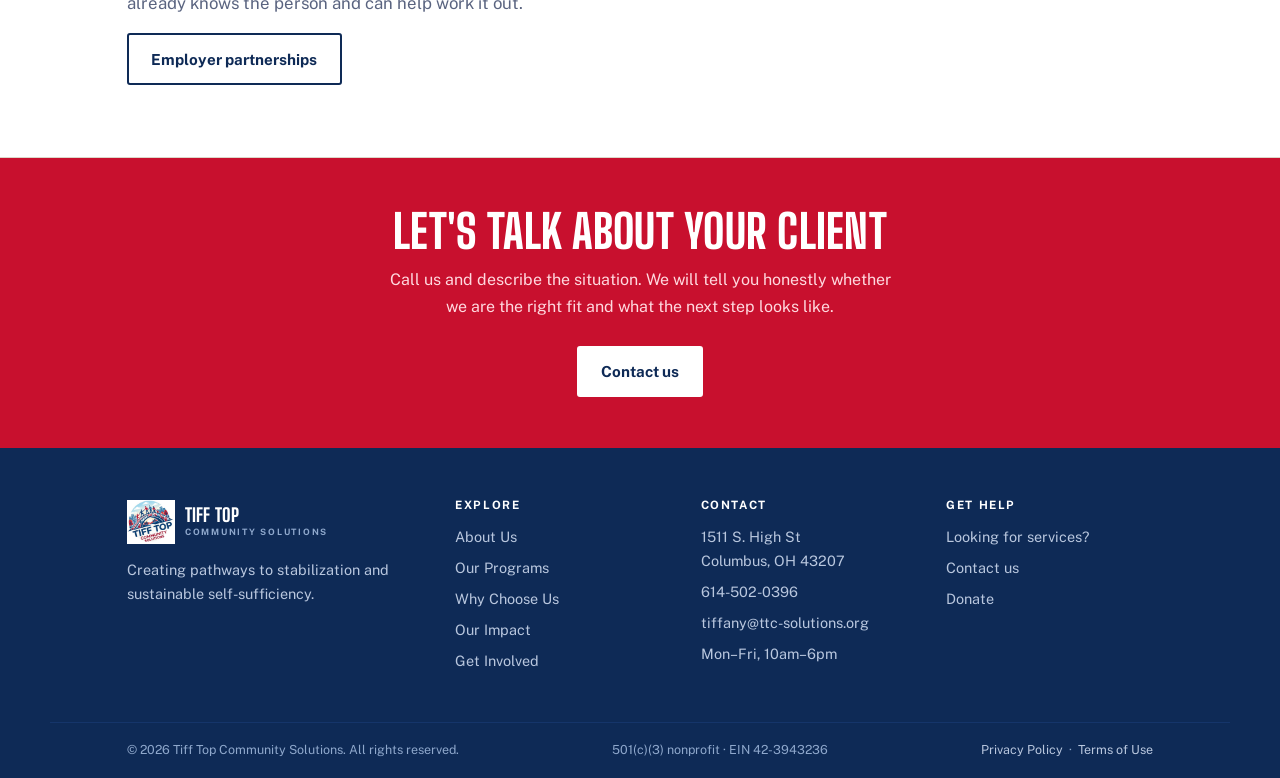
<file: why-choose-us.html>
<!DOCTYPE html>
<html lang="en">
<head>
<meta charset="utf-8">
<meta name="viewport" content="width=device-width, initial-scale=1">
<title>Why Choose Us | Tiff Top Community Solutions</title>
<meta name="description" content="Comprehensive, wraparound support addressing employment, housing, wellness, recovery, life skills and community connection.">
<link rel="icon" href="assets/logo.png">
<link rel="preconnect" href="https://fonts.googleapis.com">
<link rel="preconnect" href="https://fonts.gstatic.com" crossorigin>
<link href="https://fonts.googleapis.com/css2?family=Big+Shoulders+Display:wght@500;600;700;800&family=Public+Sans:wght@400;500;600;700&display=swap" rel="stylesheet">
<link rel="stylesheet" href="css/style.css?v=3">
  <!-- Google tag (gtag.js) -->
  <script async src="https://www.googletagmanager.com/gtag/js?id=AW-18487396468"></script>
  <script>
    window.dataLayer = window.dataLayer || [];
    function gtag(){dataLayer.push(arguments);}
    gtag('js', new Date());

    gtag('config', 'AW-18487396468');
  </script>
</head>
<body>
<a class="skip" href="#main">Skip to main content</a>

<!-- =========================================================
     HEADER — this block is identical on every page.
     To change the menu, say: "update the nav on every page"
     ========================================================= -->
<header class="site-header">
  <div class="header-inner">
    <a class="brand" href="index.html">
      <img src="assets/logo.png" alt="Tiff Top Community Solutions logo">
      <span class="brand-name">
        <b>Tiff Top</b>
        <span>Community Solutions</span>
      </span>
    </a>
    <nav class="site-nav" id="siteNav" aria-label="Main menu">
      <a href="index.html">Home</a>
      <a href="about.html">About</a>
      <a href="programs.html">Programs</a>
      <a href="why-choose-us.html" aria-current="page">Why Choose Us</a>
      <a href="impact.html">Impact</a>
      <div class="has-sub">
        <a href="get-involved.html">Get Involved</a>
        <button class="sub-toggle" type="button" aria-expanded="false" aria-controls="sub-get-involved">
          <span class="sr-only">More under Get Involved</span>
        </button>
        <ul class="subnav" id="sub-get-involved">
          <li><a href="employers.html">Employer partnerships</a></li>
          <li><a href="donate.html">Donate</a></li>
        </ul>
      </div>
      <div class="has-sub">
        <a href="contact.html">Contact</a>
        <button class="sub-toggle" type="button" aria-expanded="false" aria-controls="sub-contact">
          <span class="sr-only">More under Contact</span>
        </button>
        <ul class="subnav" id="sub-contact">
          <li><a href="looking-for-services.html">Looking for services?</a></li>
        </ul>
      </div>
      <a class="btn btn-red" href="donate.html">Donate</a>
    </nav>
    <button class="nav-toggle" id="navToggle" aria-label="Open menu" aria-expanded="false" aria-controls="siteNav">
      <span></span><span></span><span></span>
    </button>
  </div>
</header>

<main id="main">

<!-- =========================================================
     HERO
     ========================================================= -->
<section class="hero hero-short">
  <div class="wrap">
    <span class="eyebrow">Why choose us</span>
    <h1>Why Choose Us</h1>
    <p class="tagline">One service is rarely enough.</p>
    <p>A job without housing does not hold. Housing without recovery support does not hold.
       We address the whole picture at once, in one place, with one team.</p>
  </div>
  <div class="flagline" aria-hidden="true">
    <i></i><i></i><i></i><i></i><i></i><i></i><i></i><i></i><i></i><i></i><i></i><i></i><i></i>
  </div>
</section>

<!-- =========================================================
     THE PROBLEM WE ARE BUILT AROUND
     ========================================================= -->
<section class="section">
  <div class="wrap split reveal">
    <div>
      <span class="eyebrow">The problem</span>
      <h2>People fall through the gaps between services</h2>
      <p>Someone leaving incarceration is often handed a list: one number for housing, another for
         treatment, another for employment, each with its own intake, its own waitlist and its own
         paperwork. Every handoff is a place to lose someone.</p>
      <p>The need that shows up first is rarely the need that decides the outcome. A job falls
         apart because there is nowhere stable to sleep. Housing falls apart because recovery went
         unsupported. Progress in one area collapses when the others go unaddressed.</p>
      <p>We were built to close those gaps rather than add another one.</p>
    </div>
    <div class="photo-slot">
      <b>Photo needed</b>
      <span>A workshop in progress &mdash; chairs in a circle, whiteboard, backs of heads are fine</span>
    </div>
  </div>
</section>

<!-- =========================================================
     THE SIX AREAS WE COVER
     ========================================================= -->
<section class="section section-white">
  <div class="wrap">
    <div class="section-head reveal">
      <span class="eyebrow">Comprehensive support</span>
      <h2>Six areas, addressed together</h2>
      <p>Participants do not have to qualify for one thing at a time. These move in parallel,
         coordinated by the same team.</p>
    </div>
    <div class="card-grid cols-3">

      <article class="card reveal">
        <h3>Employment</h3>
        <p>Job readiness training, career coaching, r&eacute;sum&eacute; and interview preparation,
           and placement through Second Chance Staffing.</p>
      </article>

      <article class="card reveal">
        <h3>Housing</h3>
        <p>Help securing safe, stable housing, plus the practical resources that keep a person
           housed once they are in the door.</p>
      </article>

      <article class="card reveal">
        <h3>Wellness</h3>
        <p>Connection to mental health care and follow-through afterward, so wellness is handled
           alongside everything else rather than after a crisis.</p>
      </article>

      <article class="card reveal">
        <h3>Recovery</h3>
        <p>Peer-led support groups where people in recovery connect, share honestly and build
           resilience with others who have been there.</p>
      </article>

      <article class="card reveal">
        <h3>Life skills</h3>
        <p>Financial literacy, communication, conflict resolution, goal setting, time management
           and healthy decision-making.</p>
      </article>

      <article class="card reveal">
        <h3>Community connection</h3>
        <p>Belonging is protective. We work to root people in relationships and community rather
           than leaving them independent but isolated.</p>
      </article>

    </div>
  </div>
</section>

<!-- =========================================================
     WHAT SETS US APART
     ========================================================= -->
<section class="section">
  <div class="wrap">
    <div class="section-head reveal">
      <span class="eyebrow">What sets us apart</span>
      <h2>Why partners send people to us</h2>
    </div>
    <div class="card-grid cols-3">

      <article class="card reveal">
        <h3>One team, not a referral maze</h3>
        <p>Employment, housing and support services are coordinated internally. Your client
           explains their situation once.</p>
      </article>

      <article class="card reveal">
        <h3>In person from the first conversation</h3>
        <p>There is no online intake to disappear into. Participants meet a person at our High
           Street office and know who to come back to.</p>
      </article>

      <article class="card reveal">
        <h3>Lived experience in the room</h3>
        <p>Our peer-led groups are led by people who have been through recovery and reentry
           themselves, which changes what participants are willing to say out loud.</p>
      </article>

      <article class="card reveal">
        <h3>We stay past the first win</h3>
        <p>A placement is a milestone, not an exit. We stay engaged through the first months, when
           most arrangements are at their most fragile.</p>
      </article>

      <article class="card reveal">
        <h3>We support the employer too</h3>
        <p>Second Chance Staffing includes retention support on the employer side, so a hiring
           manager is not left managing a difficult stretch alone.</p>
      </article>

      <article class="card reveal">
        <h3>Small enough to answer the phone</h3>
        <p>We are a local organization with one office and posted hours. Calls reach a person who
           knows the participants by name.</p>
      </article>

    </div>
  </div>
</section>

<!-- =========================================================
     WHAT REFERRAL PARTNERS CAN EXPECT
     Navy band. Eyebrow and lead text use inline light-blue so
     they stay readable on the dark background.
     ========================================================= -->
<section class="section section-navy">
  <div class="wrap">
    <div class="section-head reveal">
      <span class="eyebrow" style="color:#8FA8CC">For referral partners</span>
      <h2>What to expect when you send someone our way</h2>
      <p style="color:#C7D3E6">For case managers, probation officers, discharge planners and
         community partners.</p>
    </div>
    <div class="card-grid cols-2">

      <article class="card reveal">
        <h3>A straight answer on fit</h3>
        <p>If we are not the right resource for your client, we will say so on the call rather
           than starting a process that goes nowhere.</p>
      </article>

      <article class="card reveal">
        <h3>A person, not a queue</h3>
        <p>You will be talking to someone who can actually speak to capacity and timing, during
           posted business hours.</p>
      </article>

      <article class="card reveal">
        <h3>Warm handoffs, not cold referrals</h3>
        <p>We would rather coordinate directly with you than hand your client a phone number and
           hope it gets used.</p>
      </article>

      <article class="card reveal">
        <h3>Updates, with consent</h3>
        <p>With the participant's permission, we keep the referring partner informed about
           progress instead of going silent after intake.</p>
      </article>

    </div>
  </div>
</section>

<!-- =========================================================
     FOR EMPLOYERS
     ========================================================= -->
<section class="section section-white">
  <div class="wrap split reveal">
    <div class="photo-slot">
      <b>Photo needed</b>
      <span>A participant on the job at a partner worksite &mdash; uniform or safety gear, hands at work</span>
    </div>
    <div>
      <span class="eyebrow">For employers</span>
      <h2>A hiring pipeline with support attached</h2>
      <p>Second Chance Staffing connects you with pre-screened, motivated candidates, and it does
         not end at the offer letter. Hiring incentives and retention support come with the
         placement.</p>
      <p>When something comes up in the first few months, you have someone to call who already
         knows the person and can help work it out.</p>
      <a class="btn btn-outline" href="employers.html">Employer partnerships</a>
    </div>
  </div>
</section>

<!-- =========================================================
     CTA
     ========================================================= -->
<section class="cta-band">
  <div class="wrap">
    <h2>Let's talk about your client</h2>
    <p>Call us and describe the situation. We will tell you honestly whether we are the right fit
       and what the next step looks like.</p>
    <a class="btn btn-white" href="contact.html">Contact us</a>
  </div>
</section>

</main>

<!-- =========================================================
     FOOTER — identical on every page
     ========================================================= -->
<footer class="site-footer">
  <div class="footer-top">
    <div>
      <a class="brand" href="index.html" style="margin-bottom:.9rem">
        <img src="assets/logo.png" alt="" style="height:44px">
        <span class="brand-name"><b>Tiff Top</b><span>Community Solutions</span></span>
      </a>
      <p>Creating pathways to stabilization and sustainable self-sufficiency.</p>
    </div>
    <div>
      <h4>Explore</h4>
      <ul>
        <li><a href="about.html">About Us</a></li>
        <li><a href="programs.html">Our Programs</a></li>
        <li><a href="why-choose-us.html">Why Choose Us</a></li>
        <li><a href="impact.html">Our Impact</a></li>
        <li><a href="get-involved.html">Get Involved</a></li>
      </ul>
    </div>
    <div>
      <h4>Contact</h4>
      <ul>
        <li>1511 S. High St<br>Columbus, OH 43207</li>
        <li><a href="tel:6145020396">614-502-0396</a></li>
        <li><a href="mailto:tiffany@ttc-solutions.org">tiffany@ttc-solutions.org</a></li>
        <li>Mon&ndash;Fri, 10am&ndash;6pm</li>
      </ul>
    </div>
    <div>
      <h4>Get help</h4>
      <ul>
        <li><a href="looking-for-services.html">Looking for services?</a></li>
        <li><a href="contact.html">Contact us</a></li>
        <li><a href="donate.html">Donate</a></li>
      </ul>
    </div>
  </div>
  <div class="footer-bar">
    <span>&copy; 2026 Tiff Top Community Solutions. All rights reserved.</span>
    <span>501(c)(3) nonprofit &middot; EIN 42-3943236</span>
    <span><a href="privacy.html">Privacy Policy</a> &nbsp;&middot;&nbsp; <a href="terms.html">Terms of Use</a></span>
  </div>
</footer>

<!-- =========================================================
     SCRIPTS — mobile menu + scroll animation
     ========================================================= -->
<script>
document.documentElement.classList.add('js');

/* close every drop-down in the main menu */
function closeSubmenus(except){
  document.querySelectorAll('.has-sub').forEach(function(group){
    if(group === except) return;
    var button = group.querySelector('.sub-toggle');
    /* if focus is sitting inside the menu we are about to hide, move it
       back to the button so keyboard users do not lose their place */
    if(group.contains(document.activeElement) && button &&
       document.activeElement !== button){ button.focus(); }
    group.classList.remove('is-open');
    if(button) button.setAttribute('aria-expanded','false');
  });
}

/* mobile menu open/close */
var toggle = document.getElementById('navToggle');
var nav = document.getElementById('siteNav');
if(toggle && nav){
  toggle.addEventListener('click', function(){
    var open = nav.classList.toggle('is-open');
    toggle.setAttribute('aria-expanded', open);
    toggle.setAttribute('aria-label', open ? 'Close menu' : 'Open menu');
    if(!open) closeSubmenus();
  });
}

/* drop-down menus — the chevron buttons next to Get Involved and Contact */
document.querySelectorAll('.sub-toggle').forEach(function(button){
  button.addEventListener('click', function(){
    var group = button.parentNode;
    var open = !group.classList.contains('is-open');
    closeSubmenus(group);
    group.classList.toggle('is-open', open);
    button.setAttribute('aria-expanded', open ? 'true' : 'false');
  });
});

/* click anywhere else, or press Escape, to close them */
document.addEventListener('click', function(e){
  if(!e.target.closest || !e.target.closest('.has-sub')) closeSubmenus();
});
document.addEventListener('keydown', function(e){
  if(e.key === 'Escape' || e.key === 'Esc') closeSubmenus();
});

/* fade sections in as you scroll */
if('IntersectionObserver' in window){
  var io = new IntersectionObserver(function(entries){
    entries.forEach(function(e){
      if(e.isIntersecting){ e.target.classList.add('is-visible'); io.unobserve(e.target); }
    });
  }, {threshold:.12});
  document.querySelectorAll('.reveal').forEach(function(el){ io.observe(el); });
} else {
  document.querySelectorAll('.reveal').forEach(function(el){ el.classList.add('is-visible'); });
}
</script>
</body>
</html>
</file>
<file: css/style.css>
/* ==========================================================================
   TIFF TOP COMMUNITY SOLUTIONS — SITE STYLESHEET
   --------------------------------------------------------------------------
   Everything that controls how the site LOOKS lives in this one file.
   Sections are labeled in CAPS so you can say things like
   "make the buttons rounder" and Claude Code knows where to look.
   ========================================================================== */


/* ==========================================================================
   1. BRAND SETTINGS
   Change a color here and it changes everywhere on the site.
   ========================================================================== */
:root{
  --navy:        #0E2A56;   /* main brand blue — headings, header, footer */
  --navy-dark:   #091D3E;   /* darker blue — footer bottom bar */
  --navy-mid:    #15356A;   /* lighter blue — borders on dark backgrounds */
  --red:         #C8102E;   /* brand red — buttons, accents, links */
  --red-dark:    #A00C24;   /* darker red — button hover */
  --cream:       #F7F4EC;   /* warm off-white — page background */
  --white:       #FFFFFF;
  --ink:         #15213B;   /* body text */
  --ink-soft:    #5A6480;   /* lighter text — captions, descriptions */
  --hair:        #DCD7C9;   /* thin dividing lines */

  --font-display: 'Big Shoulders Display', 'Arial Narrow', sans-serif;
  --font-body:    'Public Sans', system-ui, -apple-system, sans-serif;

  --page-width: 1180px;     /* how wide content gets on a big screen */
  --section-space: 4.5rem;  /* vertical space above/below each section */
}


/* ==========================================================================
   2. BASELINE
   ========================================================================== */
*{box-sizing:border-box}
html{scroll-behavior:smooth}
body{
  margin:0;
  font-family:var(--font-body);
  color:var(--ink);
  background:var(--cream);
  line-height:1.65;
  -webkit-font-smoothing:antialiased;
}
img{max-width:100%;display:block}
a{color:var(--red);text-decoration:none}
a:hover{text-decoration:underline}

h1,h2,h3,h4{
  font-family:var(--font-display);
  font-weight:800;
  text-transform:uppercase;
  line-height:.98;
  letter-spacing:.005em;
  margin:0;
}
h1{font-size:clamp(2.4rem,6vw,4.2rem)}
h2{font-size:clamp(1.9rem,4vw,2.9rem);color:var(--navy)}
h3{font-size:1.25rem;color:var(--navy)}
p{margin:0 0 1rem}

.wrap{width:100%;max-width:var(--page-width);margin:0 auto;padding:0 6%}

/* "EYEBROW" — the small red label above a heading */
.eyebrow{
  display:block;font-weight:700;text-transform:uppercase;
  letter-spacing:.18em;font-size:.72rem;color:var(--red);margin-bottom:.5rem;
}

/* skip link for keyboard and screen-reader users */
.skip{position:absolute;left:-9999px;background:var(--red);color:#fff;padding:.6rem 1rem;z-index:100}
.skip:focus{left:1rem;top:1rem}

/* text that only screen readers read out — invisible on screen but still
   announced, so buttons with just an icon still make sense out loud */
.sr-only{position:absolute;width:1px;height:1px;padding:0;margin:-1px;
  overflow:hidden;clip:rect(0 0 0 0);white-space:nowrap;border:0}


/* ==========================================================================
   3. BUTTONS
   ========================================================================== */
.btn{
  display:inline-flex;align-items:center;justify-content:center;
  font-family:var(--font-body);font-weight:700;font-size:.95rem;
  padding:.7rem 1.4rem;border:2px solid transparent;border-radius:3px;
  cursor:pointer;transition:background .18s,color .18s,border-color .18s;
  text-decoration:none;
}
.btn:hover{text-decoration:none}
.btn-red{background:var(--red);color:#fff;border-color:var(--red)}
.btn-red:hover{background:var(--red-dark);border-color:var(--red-dark);color:#fff}
.btn-white{background:#fff;color:var(--navy);border-color:#fff}
.btn-white:hover{background:transparent;color:#fff;border-color:#fff}
.btn-outline{background:transparent;color:var(--navy);border-color:var(--navy)}
.btn-outline:hover{background:var(--navy);color:#fff}


/* ==========================================================================
   4. HEADER & NAVIGATION
   --------------------------------------------------------------------------
   Menu items are chips with lightly rounded corners, matching the buttons
   and cards used elsewhere. They tint on hover and fill in navy on the page
   you are currently on.

   Two items have drop-down menus: Get Involved and Contact. Each one is a
   .has-sub block holding the main link, a small chevron button, and a
   .subnav list. On a computer the menu opens when you hover or tab onto it;
   the chevron button opens it on a touchscreen and for keyboard users.
   ========================================================================== */
.site-header{
  position:sticky;top:0;z-index:50;
  background:rgba(247,244,236,.94);backdrop-filter:blur(8px);
  border-bottom:1px solid var(--hair);
}
.header-inner{display:flex;align-items:center;justify-content:space-between;gap:1rem;padding:.6rem 6%;
  max-width:var(--page-width);margin:0 auto}
.brand{display:flex;align-items:center;gap:.6rem;text-decoration:none}
.brand img{height:46px;width:auto}
.brand-name{display:flex;flex-direction:column;line-height:1}
.brand-name b{font-family:var(--font-display);font-weight:800;font-size:1.15rem;
  color:var(--navy);text-transform:uppercase;letter-spacing:.01em}
.brand-name span{font-size:.55rem;font-weight:700;letter-spacing:.2em;
  text-transform:uppercase;color:var(--ink-soft);margin-top:3px}

.site-nav{display:flex;align-items:center;gap:.15rem;flex-wrap:nowrap}

/* the menu items. white-space:nowrap is the important part — it stops a
   label like "Why Choose Us" from breaking across two lines, which is what
   made the menu look stacked. The 4px corner matches the buttons and cards
   used everywhere else on the site. */
.site-nav > a,.site-nav .has-sub > a{
  font-weight:600;font-size:.85rem;color:var(--navy);text-decoration:none;
  white-space:nowrap;padding:.45rem .6rem;border-radius:4px;
  transition:background .16s,color .16s;
}
.site-nav > a:hover,.site-nav .has-sub > a:hover{background:rgba(14,42,86,.09);text-decoration:none}
.site-nav a[aria-current="page"]{background:var(--navy);color:#fff}

/* the section you are inside, when you are on one of its sub-pages */
.site-nav .has-sub.is-current > a{background:rgba(14,42,86,.09)}

.site-nav .btn{padding:.55rem 1.1rem;font-size:.85rem;margin-left:.35rem}
.site-nav .btn[aria-current="page"]{background:var(--red-dark);border-color:var(--red-dark);color:#fff}

/* --- drop-down menus ---------------------------------------------------- */
.has-sub{position:relative;display:flex;align-items:center;gap:.05rem;flex-wrap:wrap}

/* the little chevron button next to the link */
.sub-toggle{
  display:flex;align-items:center;justify-content:center;
  width:26px;height:26px;padding:0;border:0;border-radius:4px;
  background:none;color:var(--navy);cursor:pointer;
}
.sub-toggle:hover{background:rgba(14,42,86,.09)}
.sub-toggle::before{
  content:"";width:6px;height:6px;margin-top:-3px;
  border-right:2px solid currentColor;border-bottom:2px solid currentColor;
  transform:rotate(45deg);
}
.sub-toggle[aria-expanded="true"]::before{margin-top:2px;transform:rotate(-135deg)}

.subnav{
  position:absolute;top:calc(100% + .5rem);left:0;z-index:60;
  min-width:238px;margin:0;padding:.4rem;list-style:none;
  background:var(--white);border:1px solid var(--hair);border-top:3px solid var(--red);
  border-radius:4px;box-shadow:0 14px 30px rgba(14,42,86,.16);
  opacity:0;visibility:hidden;transform:translateY(-6px);
  transition:opacity .16s ease,transform .16s ease,visibility .16s;
}
.has-sub:hover .subnav,.has-sub:focus-within .subnav,.has-sub.is-open .subnav{
  opacity:1;visibility:visible;transform:none;
}
.subnav li{margin:0}
.subnav a{
  display:block;padding:.55rem .7rem;border-radius:3px;white-space:nowrap;
  font-size:.85rem;font-weight:600;color:var(--navy);text-decoration:none;
}
.subnav a:hover{background:var(--cream);text-decoration:none}
.subnav a[aria-current="page"]{background:var(--navy);color:#fff}

/* mobile menu button */
.nav-toggle{display:none;background:none;border:0;cursor:pointer;padding:.5rem}
.nav-toggle span{display:block;width:26px;height:2px;background:var(--navy);margin:6px 0;transition:.25s}


/* ==========================================================================
   5. HERO (the big band at the top of every page)
   ========================================================================== */
.hero{background:var(--navy);color:#fff;position:relative;overflow:hidden;
  padding:var(--section-space) 0 calc(var(--section-space) + .5rem)}
.hero .eyebrow{color:#8FA8CC}
.hero h1{color:#fff}
.hero .tagline{font-family:var(--font-display);font-weight:600;text-transform:uppercase;
  font-size:clamp(1rem,2.2vw,1.45rem);color:#FF8A9B;letter-spacing:.04em;margin:.7rem 0 1rem}
.hero p{color:#C7D3E6;font-size:1.05rem;max-width:60ch}
.hero-buttons{display:flex;flex-wrap:wrap;gap:.8rem;margin-top:1.6rem}
.hero-note{margin-top:1.6rem;font-family:var(--font-display);text-transform:uppercase;
  font-weight:600;font-size:1.05rem;color:#8FA8CC;letter-spacing:.05em}

/* short version used on interior pages */
.hero.hero-short{padding:3rem 0 3.2rem}
.hero.hero-short h1{font-size:clamp(2rem,5vw,3.2rem)}

/* red/cream striped bar along the bottom of the hero */
.flagline{display:flex;height:6px;position:absolute;left:0;right:0;bottom:0}
.flagline i{flex:1}
.flagline i:nth-child(odd){background:var(--red)}
.flagline i:nth-child(even){background:var(--cream)}


/* ==========================================================================
   6. SECTIONS
   ========================================================================== */
.section{padding:var(--section-space) 0}
/* when a link jumps to a section further down the page, stop the heading
   from landing underneath the sticky header */
section[id],h2[id],h3[id]{scroll-margin-top:90px}
.section-white{background:var(--white);border-top:1px solid var(--hair);border-bottom:1px solid var(--hair)}
.section-navy{background:var(--navy);color:#fff}
.section-navy h2{color:#fff}
.section-head{max-width:60ch;margin-bottom:2.2rem}
.section-head p{color:var(--ink-soft);font-size:1.05rem}

/* two-column text + image */
.split{display:grid;grid-template-columns:1.1fr 1fr;gap:3rem;align-items:center}
.split p{color:var(--ink-soft);font-size:1.05rem}
/* use when the two columns are different heights, like a tall form
   next to a short note — lines them up at the top instead of the middle */
.split.split-top{align-items:start}


/* ==========================================================================
   7. CARDS
   ========================================================================== */
.card-grid{display:grid;gap:1.2rem}
.card-grid.cols-2{grid-template-columns:repeat(2,1fr)}
.card-grid.cols-3{grid-template-columns:repeat(3,1fr)}
.card-grid.cols-4{grid-template-columns:repeat(4,1fr)}

.card{
  background:var(--cream);border:1px solid var(--hair);border-top:4px solid var(--red);
  padding:1.6rem 1.4rem;border-radius:3px;transition:transform .16s,box-shadow .16s;
}
.section-white .card{background:var(--cream)}
.card:hover{transform:translateY(-3px);box-shadow:0 10px 26px rgba(14,42,86,.10)}
.card h3{margin-bottom:.5rem}
.card p{color:var(--ink-soft);font-size:.93rem;margin:0}
.card a{font-weight:700;font-size:.88rem;display:inline-block;margin-top:.8rem}

/* small badge for programs that aren't running yet */
.badge{display:inline-block;font-size:.62rem;font-weight:700;letter-spacing:.14em;
  text-transform:uppercase;background:var(--navy);color:#fff;padding:.2rem .5rem;
  border-radius:2px;margin-bottom:.6rem}


/* ==========================================================================
   8. STATS BAND
   ========================================================================== */
.stats{display:grid;grid-template-columns:repeat(4,1fr);gap:1.5rem;margin-top:2rem}
.stat .stat-number{font-family:var(--font-display);font-weight:800;
  font-size:clamp(2.4rem,5vw,3.4rem);color:#fff;line-height:1}
.stat .stat-number em{font-style:normal;color:#FF8A9B}
.stat .stat-label{font-size:.78rem;font-weight:700;text-transform:uppercase;
  letter-spacing:.13em;color:#8FA8CC;margin-top:.35rem}


/* ==========================================================================
   9. QUOTE
   ========================================================================== */
.quote{max-width:52ch;margin:0 auto;text-align:center}
.quote blockquote{margin:0;font-family:var(--font-display);font-weight:600;
  text-transform:none;font-size:clamp(1.3rem,2.8vw,1.9rem);color:var(--navy);line-height:1.25}
.quote cite{display:block;font-style:normal;font-size:.82rem;font-weight:700;
  letter-spacing:.14em;text-transform:uppercase;color:var(--red);margin-top:1.1rem}


/* ==========================================================================
   10. PHOTO PLACEHOLDERS
   Temporary blocks standing in for real photos. Each one names the shot
   we need. Replace with <img src="assets/your-photo.jpg" alt="...">
   ========================================================================== */
.photo-slot{
  background:var(--navy);border-radius:3px;aspect-ratio:4/3;
  display:flex;flex-direction:column;align-items:center;justify-content:center;
  text-align:center;padding:1.5rem;color:#8FA8CC;position:relative;overflow:hidden;
}
.photo-slot::before{content:"";position:absolute;inset:0;
  background:repeating-linear-gradient(45deg,transparent,transparent 12px,rgba(255,255,255,.025) 12px,rgba(255,255,255,.025) 24px)}
.photo-slot b{font-family:var(--font-display);text-transform:uppercase;font-size:.72rem;
  letter-spacing:.2em;color:#FF8A9B;position:relative}
.photo-slot span{font-size:.86rem;margin-top:.5rem;position:relative;max-width:26ch}

/* --------------------------------------------------------------------------
   LAUNCH MODE — no real photos yet
   These three rules hide every photo placeholder so the live site does not
   show visitors our notes about what to shoot. Nothing is deleted: the
   placeholders are all still in the pages, just not drawn on screen.

   TO BRING THEM BACK, say "show the photo placeholders again" — or delete
   the three rules below. Once a real photo replaces a placeholder it shows
   up regardless, because a real <img> is not a .photo-slot.
   -------------------------------------------------------------------------- */
.photo-slot{display:none}

/* A two-column band whose photo half is hidden becomes a single column,
   and the text is held to a comfortable reading width instead of stretching
   the full page. */
.split:has(> .photo-slot){grid-template-columns:1fr}
.split:has(> .photo-slot) > *:not(.photo-slot){max-width:68ch}


/* ==========================================================================
   11. LOGO ROW (partner logos)
   ========================================================================== */
.logo-row{display:grid;grid-template-columns:repeat(5,1fr);gap:1rem;align-items:center}
.logo-slot{border:1px dashed var(--hair);border-radius:3px;height:74px;
  display:flex;align-items:center;justify-content:center;
  font-size:.7rem;font-weight:700;letter-spacing:.1em;text-transform:uppercase;color:var(--ink-soft)}


/* ==========================================================================
   12. CALL-TO-ACTION BAND (the red strip near the bottom of pages)
   ========================================================================== */
.cta-band{background:var(--red);color:#fff;text-align:center;padding:3.2rem 0}
.cta-band h2{color:#fff;margin-bottom:.8rem}
.cta-band p{color:#FFD9DF;max-width:52ch;margin:0 auto 1.6rem}


/* ==========================================================================
   13. FOOTER
   ========================================================================== */
.site-footer{background:var(--navy);color:#B9C7DE;padding:3.2rem 0 0;font-size:.9rem}
.footer-top{display:grid;grid-template-columns:1.4fr 1fr 1fr 1fr;gap:2.4rem;
  max-width:var(--page-width);margin:0 auto;padding:0 6% 2.6rem}
.site-footer .brand-name b{color:#fff}
.site-footer .brand-name span{color:#8FA8CC}
.site-footer h4{font-family:var(--font-body);font-weight:700;text-transform:uppercase;
  letter-spacing:.14em;font-size:.72rem;color:#fff;margin-bottom:.9rem}
.site-footer ul{list-style:none;margin:0;padding:0}
.site-footer li{margin-bottom:.45rem}
.site-footer a{color:#B9C7DE;text-decoration:none}
.site-footer a:hover{color:#fff;text-decoration:underline}
.footer-bar{border-top:1px solid var(--navy-mid);padding:1.1rem 6%;
  max-width:var(--page-width);margin:0 auto;display:flex;flex-wrap:wrap;
  justify-content:space-between;gap:.6rem;font-size:.78rem;color:#8FA8CC}


/* ==========================================================================
   14. SCROLL-IN ANIMATION
   ========================================================================== */
.js .reveal{opacity:0;transform:translateY(14px);transition:opacity .55s ease,transform .55s ease}
.js .reveal.is-visible{opacity:1;transform:none}


/* ==========================================================================
   15. MOBILE & TABLET
   Anything inside this block only applies on smaller screens.
   ========================================================================== */
@media(max-width:1000px){
  .card-grid.cols-4{grid-template-columns:repeat(2,1fr)}
  .logo-row{grid-template-columns:repeat(3,1fr)}
  .footer-top{grid-template-columns:1fr 1fr}
}
/* With the shorter labels the full menu needs about 880px of room, logo
   included. Below 1080px of window it becomes the hamburger button rather
   than being squeezed. Menu items can never break across two lines because
   of the white-space:nowrap rule above. */
@media(max-width:1080px){
  .nav-toggle{display:block}
  .site-nav{
    position:fixed;left:0;right:0;top:62px;flex-direction:column;align-items:stretch;gap:0;
    background:var(--cream);border-bottom:1px solid var(--hair);padding:.5rem 0;
    transform:translateY(-140%);transition:transform .3s ease;z-index:40;
    max-height:calc(100vh - 62px);overflow-y:auto;
  }
  .site-nav.is-open{transform:none}
  .site-nav > a,.site-nav .has-sub > a{padding:.9rem 6%;border-radius:0;flex:1}
  .site-nav > a:hover,.site-nav .has-sub > a:hover{background:rgba(14,42,86,.06)}
  .site-nav a[aria-current="page"]{background:none;color:var(--red);box-shadow:inset 3px 0 0 var(--red)}
  .site-nav .btn{margin:.6rem 6% 1rem}
  .site-nav .btn[aria-current="page"]{box-shadow:none}

  /* drop-downs become indented lists that open in place */
  .sub-toggle{width:46px;height:46px;margin-right:4%}
  .subnav{
    position:static;flex-basis:100%;width:100%;min-width:0;
    margin:0;padding:0 0 .4rem;background:none;border:0;border-radius:0;box-shadow:none;
    opacity:1;visibility:visible;transform:none;transition:none;display:none;
  }
  .subnav a{padding:.7rem 6% .7rem calc(6% + 1.1rem);border-radius:0;font-weight:500}
  .subnav a:hover{background:rgba(14,42,86,.06)}
  .subnav a[aria-current="page"]{background:none;color:var(--red)}
  /* on a touchscreen only the chevron button opens it, never hover */
  .has-sub:hover .subnav,.has-sub:focus-within .subnav{display:none}
  .has-sub.is-open .subnav{display:block}
}

@media(max-width:860px){
  :root{--section-space:3.2rem}
  .split{grid-template-columns:1fr;gap:1.6rem}
  .card-grid.cols-2,.card-grid.cols-3,.card-grid.cols-4{grid-template-columns:1fr}
  .stats{grid-template-columns:repeat(2,1fr);gap:2rem 1rem}
  .footer-top{grid-template-columns:1fr;gap:1.8rem}
}

/* respect people who ask their device to reduce motion */
@media(prefers-reduced-motion:reduce){
  html{scroll-behavior:auto}
  .js .reveal{opacity:1!important;transform:none!important;transition:none!important}
  .subnav,.site-nav{transition:none!important}
  .subnav{transform:none!important}
  *{animation:none!important}
}

/* clear focus outline for keyboard users */
a:focus-visible,button:focus-visible{outline:3px solid var(--red);outline-offset:2px}


/* ==========================================================================
   16. LEGAL PAGES (Privacy Policy, Terms of Use)
   Long documents. Text is kept narrower than the rest of the site so the
   lines stay comfortable to read, and darker than normal body copy because
   people actually have to get through it.
   ========================================================================== */
.legal{max-width:72ch}
.legal p,.legal li{color:var(--ink)}
.legal h2{font-size:clamp(1.35rem,3vw,1.8rem);margin:2.8rem 0 .8rem}
.legal h2:first-of-type{margin-top:0}
.legal h3{font-size:1rem;margin:1.7rem 0 .5rem}
.legal ul{margin:0 0 1rem;padding-left:1.2rem}
.legal li{margin-bottom:.5rem}

/* "last updated" line under the page title */
.legal .updated{font-size:.75rem;font-weight:700;letter-spacing:.14em;text-transform:uppercase;
  color:var(--ink-soft);margin-bottom:2.2rem}

/* jump links at the top of the document */
.legal .toc{background:var(--white);border:1px solid var(--hair);border-radius:3px;
  padding:1.2rem 1.4rem;margin-bottom:2.6rem}
.legal .toc h3{margin:0 0 .7rem}
.legal .toc ul{margin:0;padding-left:1.1rem}
.legal .toc li{margin-bottom:.35rem;font-size:.93rem}

/* red-edged callout box for the things people must not miss.
   Used on the legal pages and on the contact page. */
.note{background:var(--white);border:1px solid var(--hair);border-left:4px solid var(--red);
  border-radius:3px;padding:1.2rem 1.4rem;margin:1.8rem 0}
.note h3{margin-top:0}
.note p{color:var(--ink);font-size:.95rem}
.note p:last-child{margin-bottom:0}


/* ==========================================================================
   17. FORMS (contact page)
   ========================================================================== */
.form-wrap{background:var(--white);border:1px solid var(--hair);border-top:4px solid var(--red);
  border-radius:3px;padding:1.8rem 1.6rem}

/* two fields side by side on desktop, stacked on a phone */
.form-row{display:grid;grid-template-columns:1fr 1fr;gap:0 1rem}

.field{margin-bottom:1.15rem}
fieldset{border:0;padding:0;margin:0}
.field label,.field legend{display:block;font-family:var(--font-body);font-weight:700;
  font-size:.85rem;color:var(--navy);margin-bottom:.35rem;padding:0}
.req{color:var(--red)}
.opt{font-weight:600;color:var(--ink-soft);font-size:.72rem;text-transform:uppercase;
  letter-spacing:.12em;margin-left:.4rem}
.field .hint{display:block;font-weight:400;font-size:.82rem;color:var(--ink-soft);
  margin:0 0 .45rem}

.field input,.field select,.field textarea{
  width:100%;font-family:var(--font-body);font-size:1rem;line-height:1.4;color:var(--ink);
  background:var(--cream);border:1px solid #BFB8A6;border-radius:3px;
  padding:.65rem .8rem;min-height:46px;
}
.field textarea{min-height:130px;resize:vertical;line-height:1.55}
.field input:hover,.field select:hover,.field textarea:hover{border-color:var(--navy)}
.field input:focus,.field select:focus,.field textarea:focus{
  outline:3px solid var(--red);outline-offset:1px;border-color:var(--navy);background:#fff}

.form-actions{margin-top:1.5rem}
.form-note{font-size:.85rem;color:var(--ink-soft);margin-top:1.1rem}

/* spam trap — hidden from people, tempting to bots */
.hp{position:absolute;left:-9999px;width:1px;height:1px;overflow:hidden}

@media(max-width:640px){
  .form-row{grid-template-columns:1fr}
  .form-wrap{padding:1.4rem 1.1rem}
}


/* ==========================================================================
   18. DONATION FORM (donate page)
   The white card that holds the Givebutter donation form. Givebutter draws
   the form itself and controls how it looks inside — this only gives it a
   clean card to sit in and keeps it from touching the edges on a phone.
   ========================================================================== */
.give-form{
  background:var(--white);border:1px solid #E3DCCB;border-radius:3px;
  padding:1.6rem 1.4rem;
}
/* Givebutter renders into a custom element; it needs to be told to fill the
   card, otherwise some browsers give it no width at all. Givebutter caps its
   own form at 440px, so we centre it rather than let it hug the left edge. */
.give-form givebutter-widget{display:block;width:100%;max-width:440px;margin:0 auto}
.give-alt{
  color:var(--ink-soft);font-size:.9rem;line-height:1.55;
  margin:1.4rem 0 0;padding-top:1.2rem;border-top:1px solid #E3DCCB;
}
@media (max-width:600px){
  .give-form{padding:1.1rem .9rem}
}
</file>
